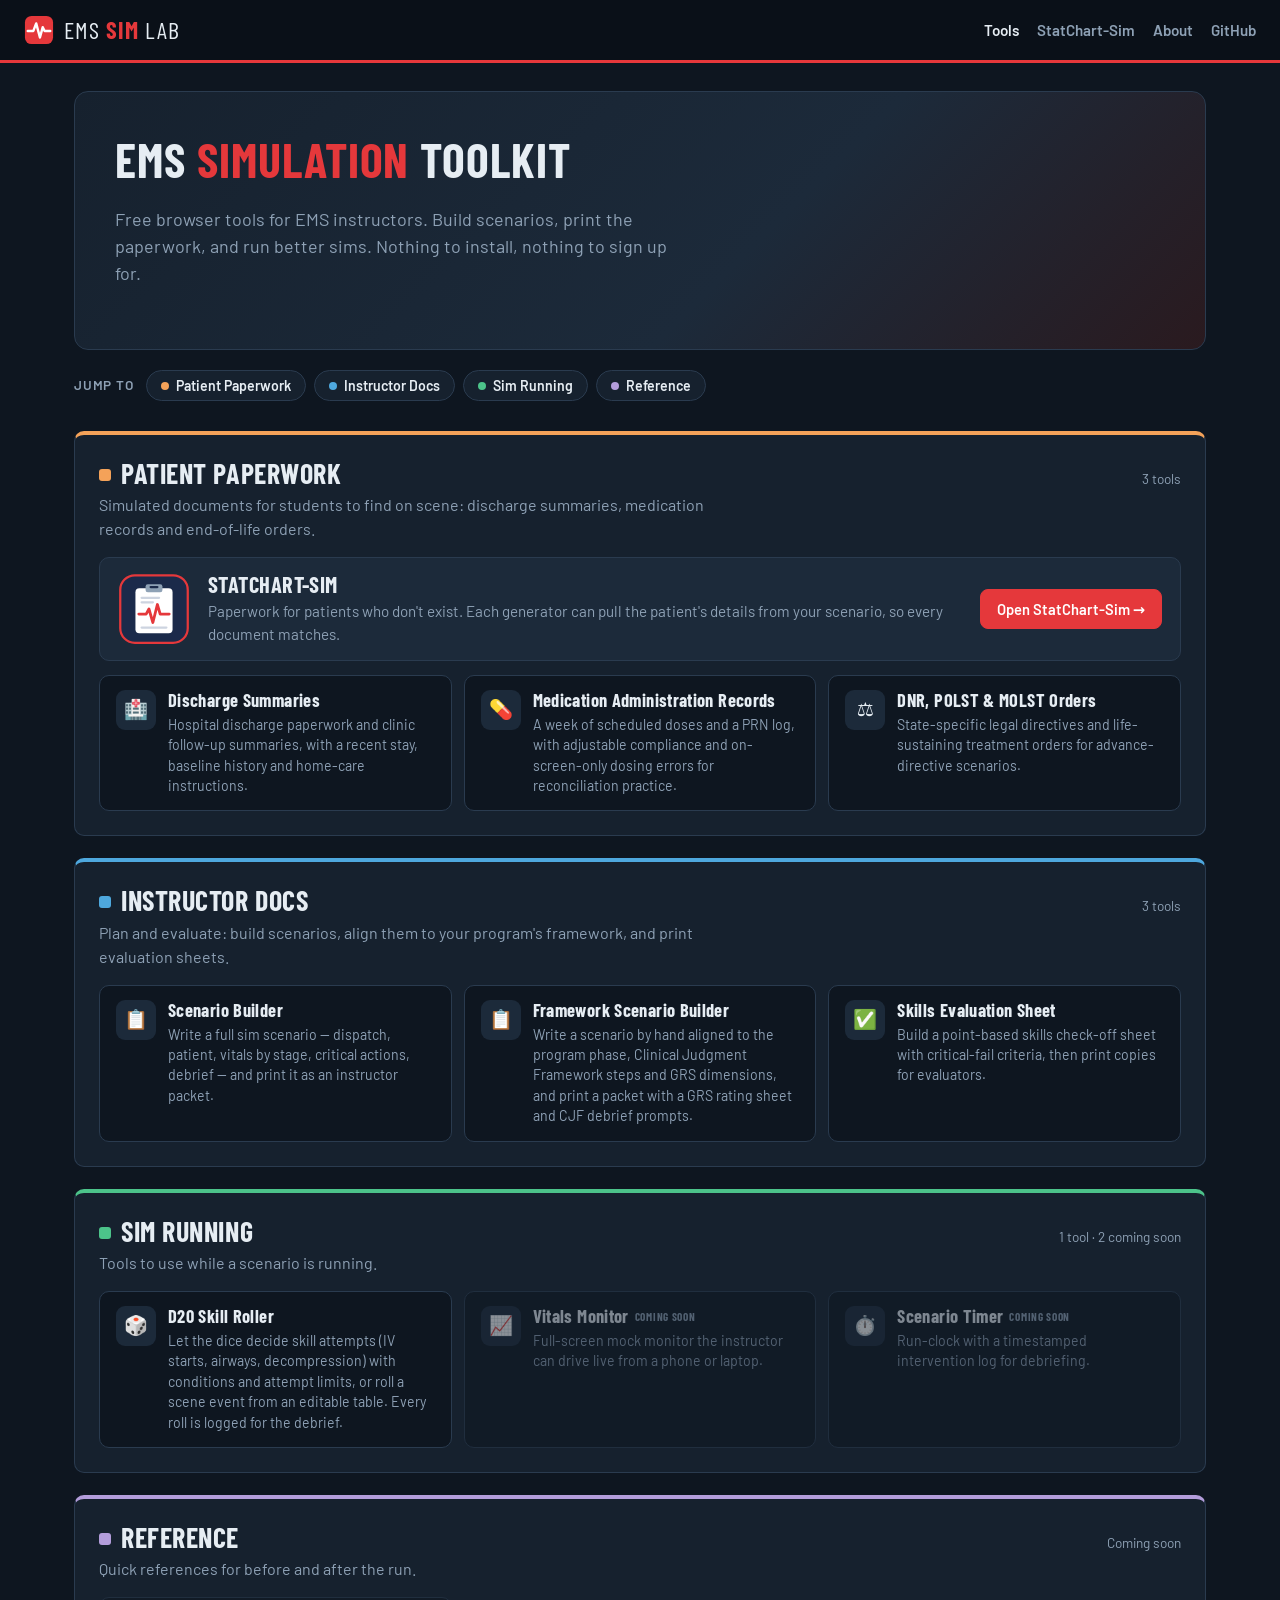
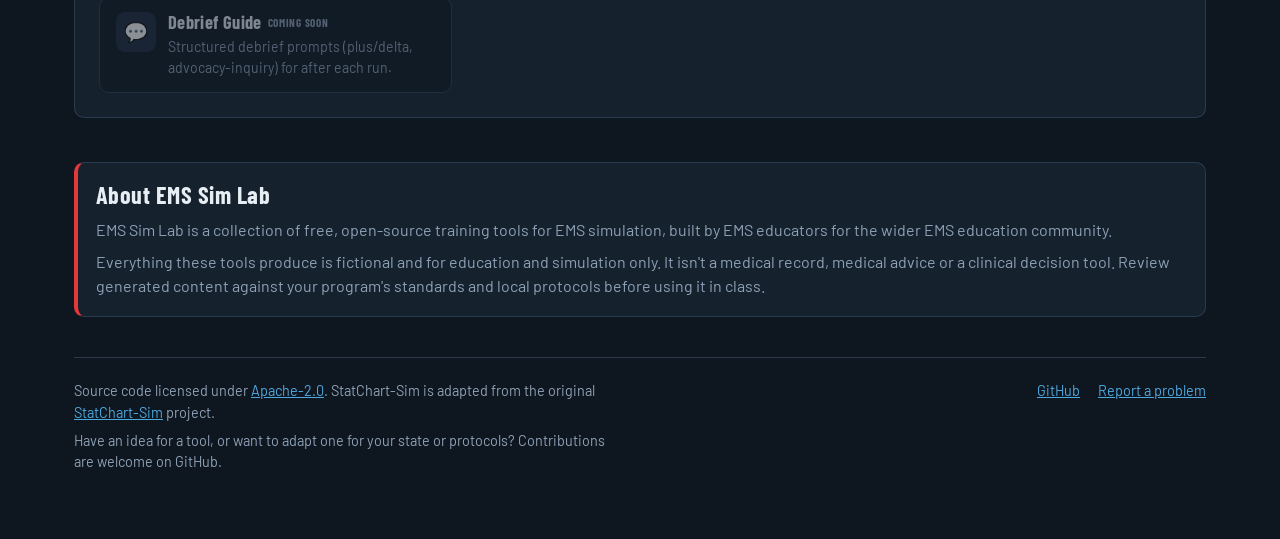
<file: index.html>
<!DOCTYPE html>
<html lang="en">
<head>
<meta charset="UTF-8">
<meta name="viewport" content="width=device-width, initial-scale=1.0">
<title>EMS Sim Lab | Free simulation tools for EMS education</title>
<meta name="description" content="Free browser tools for EMS instructors: simulation paperwork generators, scenario builders and skills sheets. Nothing to install.">
<link rel="icon" href="./assets/favicon.svg" type="image/svg+xml">
<link rel="stylesheet" href="assets/site.css">
<style>
  html { scroll-behavior: smooth; }
  .hero {
    display: grid; grid-template-columns: 1.3fr 1fr; gap: 28px; align-items: center;
    padding: 40px; border-radius: 14px; margin-bottom: 34px;
    background: linear-gradient(135deg, #16212e 0%, #1c2a3a 60%, #2a1a1f 100%);
    border: 1px solid var(--line);
  }
  .hero h1 { font-size: 3rem; text-transform: uppercase; }
  .hero h1 b { color: var(--red); }
  .hero p { color: var(--muted); font-size: 1.12rem; max-width: 560px; margin: 0 0 22px; }
  .hero-actions { display: flex; flex-wrap: wrap; gap: 10px; }
  .hero-actions .btn { padding: 11px 20px; font-size: 1rem; }
  .ecg { width: 100%; height: 120px; }
  .ecg path { fill: none; stroke: var(--green); stroke-width: 2.5; stroke-dasharray: 900; stroke-dashoffset: 900; animation: trace 3.2s linear infinite; }
  @keyframes trace { to { stroke-dashoffset: 0; } }
  @media (prefers-reduced-motion: reduce) { .ecg path { animation: none; stroke-dashoffset: 0; } }
  @media (max-width: 800px) { .hero { grid-template-columns: 1fr; padding: 28px; } .hero h1 { font-size: 2.2rem; } }

  /* Jump-to row under the hero */
  .jump { display: flex; flex-wrap: wrap; gap: 8px; align-items: center; margin: -14px 0 30px; }
  .jump span { color: var(--muted); font-size: .85rem; font-weight: 600; text-transform: uppercase; letter-spacing: .06em; margin-right: 4px; }
  .jump a { font: 600 .88rem var(--font); color: var(--text); text-decoration: none; padding: 6px 14px; border-radius: 99px; border: 1px solid var(--line); background: var(--panel); }
  .jump a:hover { border-color: var(--accent, var(--muted)); }
  .jump a i { display: inline-block; width: 8px; height: 8px; border-radius: 50%; background: var(--accent); margin-right: 7px; vertical-align: 1px; }

  /* Section panels (built from CATEGORIES in tools.js) */
  .tsections { display: grid; gap: 22px; }
  .tsec { background: var(--panel); border: 1px solid var(--line); border-top: 4px solid var(--accent); border-radius: var(--radius); padding: 22px 24px 24px; scroll-margin-top: 80px; }
  .tsec-head { display: flex; align-items: baseline; justify-content: space-between; gap: 16px; flex-wrap: wrap; margin-bottom: 16px; }
  .tsec-head h2 { margin: 0 0 4px; font-size: 1.75rem; text-transform: uppercase; }
  .tsec-head h2 i { display: inline-block; width: 12px; height: 12px; border-radius: 3px; background: var(--accent); margin-right: 10px; vertical-align: 3px; }
  .tsec-head p { margin: 0; color: var(--muted); max-width: 70ch; }
  .tsec-head .count { color: var(--muted); font-size: .85rem; white-space: nowrap; }

  .tfeature { display: grid; grid-template-columns: 72px 1fr auto; gap: 18px; align-items: center; background: var(--panel-2); border: 1px solid var(--line); border-radius: var(--radius); padding: 14px 18px; margin-bottom: 14px; }
  .tfeature img { width: 72px; height: 72px; }
  .tfeature h3 { margin: 0 0 2px; font-size: 1.4rem; text-transform: uppercase; }
  .tfeature p { margin: 0; color: var(--muted); font-size: .95rem; }
  .tfeature .btn { padding: 10px 16px; white-space: nowrap; }
  @media (max-width: 760px) { .tfeature { grid-template-columns: 56px 1fr; } .tfeature img { width: 56px; height: 56px; } .tfeature .btn { grid-column: 1 / -1; justify-content: center; } }

  .tiles { display: grid; grid-template-columns: repeat(auto-fill, minmax(min(100%, 300px), 1fr)); gap: 12px; }
  .tile { display: grid; grid-template-columns: 40px 1fr; gap: 4px 12px; align-content: start; background: var(--bg); border: 1px solid var(--line); border-radius: 10px; padding: 14px 16px; text-decoration: none; color: var(--text); transition: border-color .15s, transform .15s; }
  a.tile:hover { border-color: var(--accent); transform: translateY(-2px); }
  .tile .icon { grid-row: span 2; width: 40px; height: 40px; border-radius: 9px; display: grid; place-items: center; background: var(--panel-2); font-size: 1.2rem; }
  .tile h3 { margin: 0; font-size: 1.15rem; }
  .tile p { margin: 0; color: var(--muted); font-size: .88rem; line-height: 1.45; }
  .tile.soon { opacity: .5; }
  .tile .soon-tag { font-size: .7rem; font-weight: 700; text-transform: uppercase; letter-spacing: .06em; color: var(--muted); margin-left: 6px; vertical-align: 2px; }

  .notice { border-left: 4px solid var(--red); margin-top: 44px; }
  .notice p { color: var(--muted); margin: 0 0 8px; }
  .notice p:last-child { margin: 0; }

  footer { border-top: 1px solid var(--line); margin-top: 40px; padding-top: 22px; font-size: .9rem; color: var(--muted); display: flex; flex-wrap: wrap; gap: 20px; justify-content: space-between; }
  footer p { margin: 0 0 6px; max-width: 68ch; }
  footer nav { display: flex; gap: 18px; }
</style>
</head>
<body>
<main class="wrap">
  <section class="hero">
    <div>
      <h1>EMS <b>Simulation</b> Toolkit</h1>
      <p>Free browser tools for EMS instructors. Build scenarios, print the paperwork, and run better sims. Nothing to install, nothing to sign up for.</p>
      <!--<div class="hero-actions">
        <a class="btn primary" href="#tools">Browse tools</a>
        <a class="btn" href="statchart-sim/index.html">Open StatChart-Sim</a>
      </div>-->
    </div>
    <svg class="ecg" viewBox="0 0 400 110" aria-hidden="true">
      <path d="M0,60 L60,60 L70,52 L80,60 L95,60 L102,68 L110,10 L120,95 L128,60 L150,60 L165,48 L185,60 L230,60 L240,52 L250,60 L265,60 L272,68 L280,10 L290,95 L298,60 L320,60 L335,48 L355,60 L400,60"/>
    </svg>
  </section>

  <!-- Sections and their tools are built from tools.js -->
  <nav class="jump" id="jump" aria-label="Jump to a section"></nav>
  <div class="tsections" id="tools"></div>

  <section id="about" class="panel notice">
    <h2>About EMS Sim Lab</h2>
    <p>EMS Sim Lab is a collection of free, open-source training tools for EMS simulation, built by EMS educators for the wider EMS education community.</p>
    <p>Everything these tools produce is fictional and for education and simulation only. It isn't a medical record, medical advice or a clinical decision tool. Review generated content against your program's standards and local protocols before using it in class.</p>
  </section>

  <footer>
    <div>
      <p>Source code licensed under <a href="https://github.com/ems-simlab/EMS-SimLab/blob/main/LICENSE">Apache-2.0</a>. StatChart-Sim is adapted from the original <a href="https://github.com/ems-simlab/StatChart-Sim">StatChart-Sim</a> project.</p>
      <p>Have an idea for a tool, or want to adapt one for your state or protocols? Contributions are welcome on GitHub.</p>
    </div>
    <nav>
      <a href="https://github.com/ems-simlab/EMS-SimLab">GitHub</a>
      <a href="https://github.com/ems-simlab/EMS-SimLab/issues">Report a problem</a>
    </nav>
  </footer>
</main>

<script src="assets/common.js"></script>
<script src="tools.js"></script>
<script>
const sectionsEl = document.getElementById('tools'), jumpEl = document.getElementById('jump');

if (typeof TOOLS === 'undefined' || typeof CATEGORIES === 'undefined') {
  sectionsEl.innerHTML = '<div class="panel" style="border-color:var(--red)"><strong>The tool list didn\'t load.</strong> <span class="muted">There\'s probably a typo in <code>tools.js</code>, such as a missing comma, quote or bracket. Undo your last change there, or check your browser\'s developer console for the line number.</span></div>';
} else {
  renderSections();
}

function renderSections() {
  const sections = Object.entries(CATEGORIES)
    .map(([key, cat]) => ({ key, cat, tools: TOOLS.filter(t => t.category === key) }))
    .filter(s => s.tools.length || s.cat.feature);

  jumpEl.innerHTML = '<span>Jump to</span>' + sections.map(s =>
    `<a href="#sec-${s.key}" style="--accent:${s.cat.accent || 'var(--muted)'}"><i></i>${escapeHtml(s.cat.label || s.key)}</a>`).join('');

  sectionsEl.innerHTML = sections.map(({ key, cat, tools }) => {
    const live = tools.filter(t => t.status === 'live').length;
    const feature = cat.feature ? `
      <div class="tfeature">
        <img src="${cat.feature.logo}" alt="${escapeHtml(cat.feature.title)} logo">
        <div><h3>${escapeHtml(cat.feature.title)}</h3><p>${escapeHtml(cat.feature.text || '')}</p></div>
        <a class="btn primary" href="${cat.feature.href}">Open ${escapeHtml(cat.feature.title)} →</a>
      </div>` : '';
    const tiles = tools.map(t => {
      const soon = t.status !== 'live';
      const inner = `<div class="icon">${t.icon || '🧰'}</div>
        <h3>${escapeHtml(t.title)}${soon ? '<span class="soon-tag">Coming soon</span>' : ''}</h3>
        <p>${escapeHtml(t.desc || '')}</p>`;
      return soon ? `<div class="tile soon">${inner}</div>` : `<a class="tile" href="${t.href}">${inner}</a>`;
    }).join('');
    return `
    <section class="tsec" id="sec-${key}" style="--accent:${cat.accent || 'var(--muted)'}">
      <div class="tsec-head">
        <div><h2><i></i>${escapeHtml(cat.label || key)}</h2>${cat.desc ? `<p>${escapeHtml(cat.desc)}</p>` : ''}</div>
        <span class="count">${live ? `${live} ${live === 1 ? 'tool' : 'tools'}${tools.length > live ? ` · ${tools.length - live} coming soon` : ''}` : 'Coming soon'}</span>
      </div>
      ${feature}
      ${tools.length ? `<div class="tiles">${tiles}</div>` : ''}
    </section>`;
  }).join('');
}

renderTopbar('', 'home');
</script>
</body>
</html>
</file>
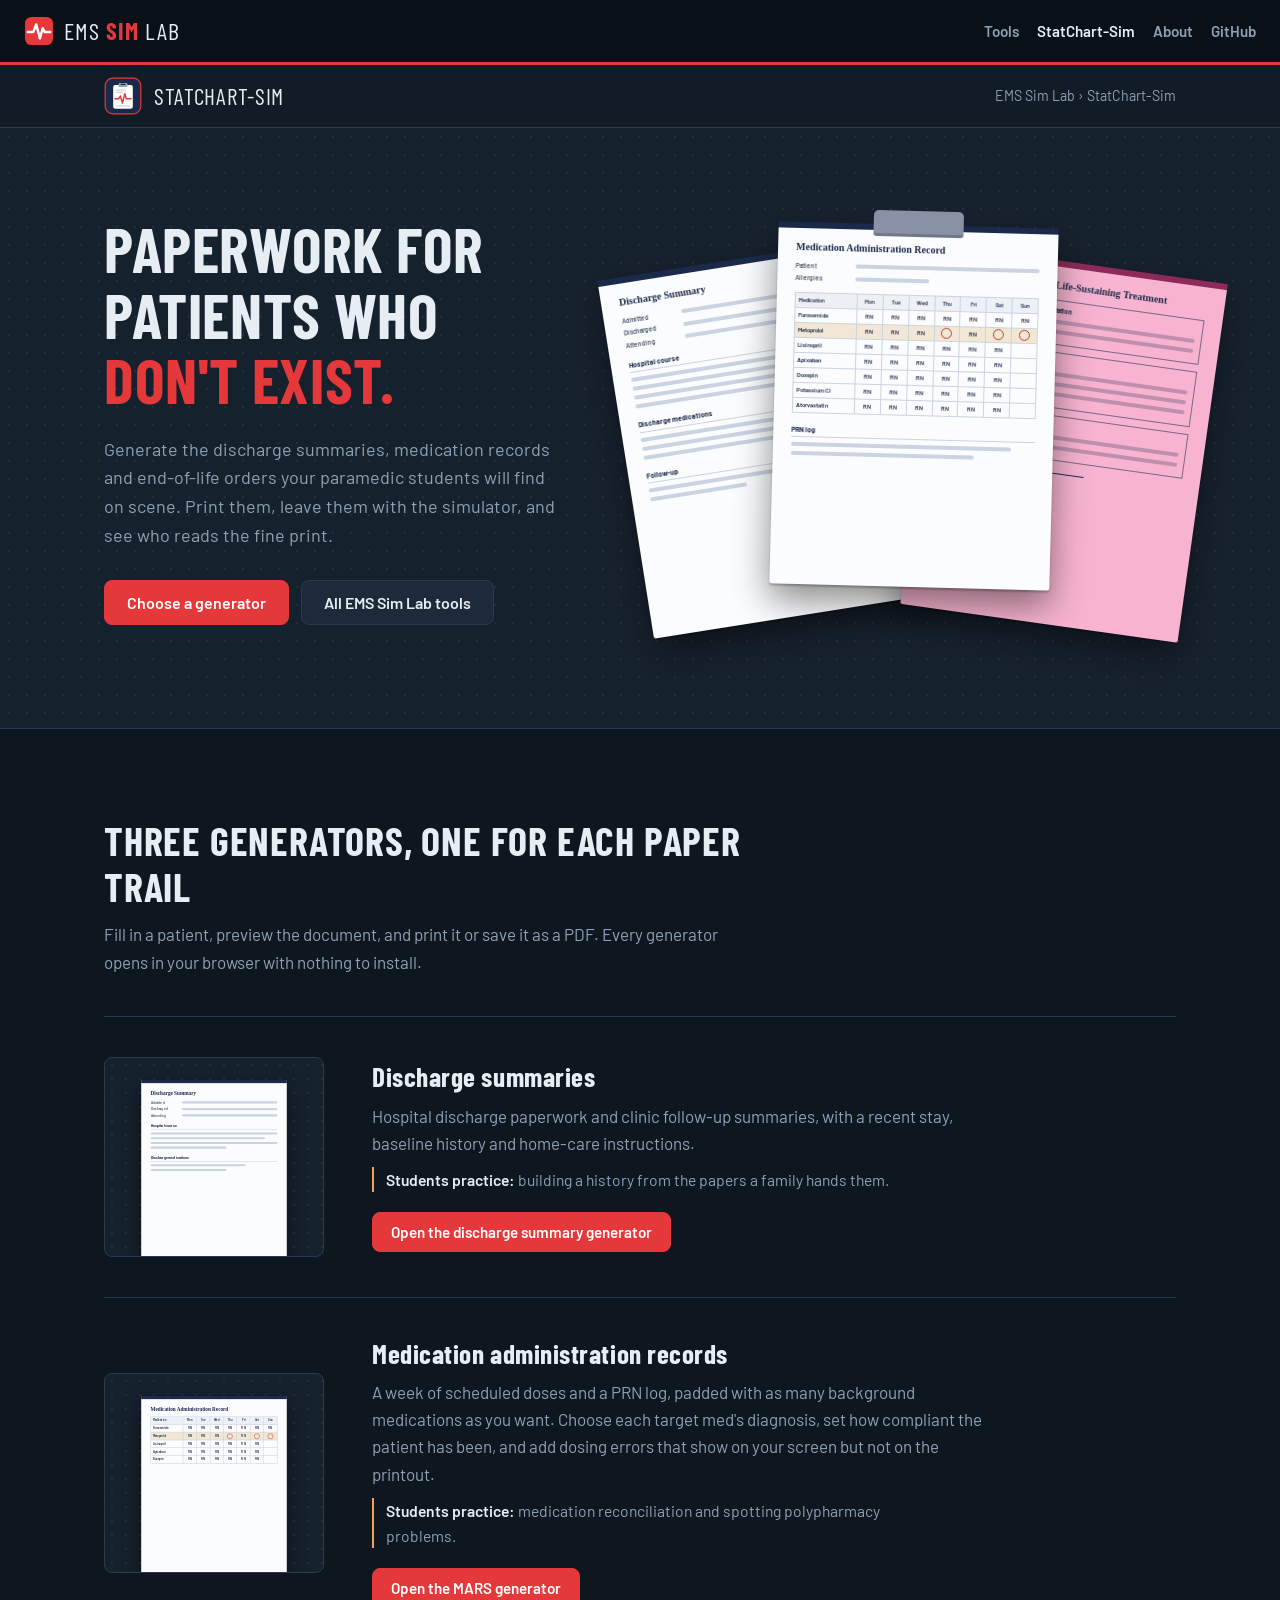
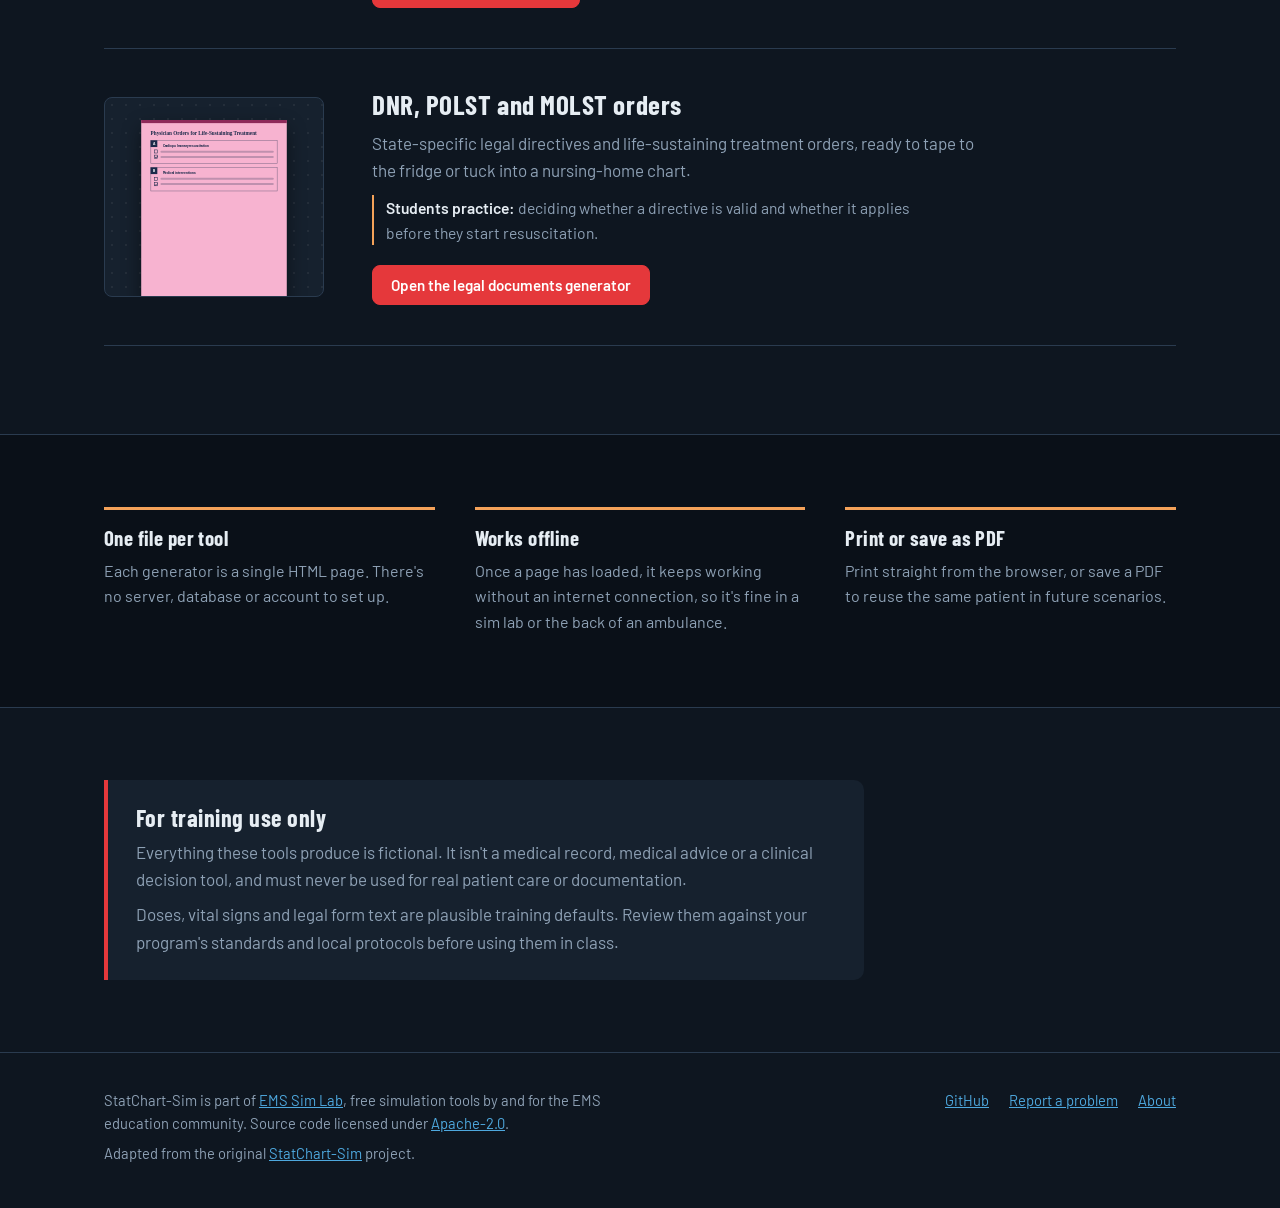
<file: statchart-sim/index.html>
<!DOCTYPE html>
<html lang="en">
<head>
<meta charset="UTF-8">
<meta name="viewport" content="width=device-width, initial-scale=1.0">
<title>StatChart-Sim | EMS Sim Lab</title>
<meta name="description" content="Free browser tools for EMS instructors to generate and print fictional discharge summaries, medication administration records and DNR/POLST forms for simulation.">
<link rel="icon" href="./assets/logo.svg" type="image/svg+xml">
<link rel="apple-touch-icon" href="./assets/logo.png">
<link rel="stylesheet" href="../assets/site.css">
<style>
/* StatChart-Sim section — the original StatChart-Sim layout in the EMS Sim Lab dark theme.
   Paper "props" keep real paper colors; everything around them is dark. */
:root{
  --s-ink:#1B2A4A;      /* ink on the paper props */
  --s-ink-soft:#4A5568;
  --s-paper:#FBFCFD;
  --s-rule:#C9D3E1;
  --s-gold:#C9871E;
  --s-pink:#F7B3D0;
  --s-alert:#C0392B;
}
body{font-size:1.0625rem;line-height:1.6}
img{max-width:100%;display:block}
:focus-visible{outline:3px solid var(--amber);outline-offset:3px;border-radius:2px}
.swrap{max-width:1120px;margin:0 auto;padding:0 24px}

/* ── Section header (under the site top bar) ── */
.sub-head{background:#121c27;border-bottom:1px solid var(--line)}
.sub-head .swrap{display:flex;align-items:center;justify-content:space-between;gap:16px;padding-top:12px;padding-bottom:12px}
.sub-brand{display:flex;align-items:center;gap:12px;text-decoration:none;color:var(--text)}
.sub-brand img{width:38px;height:38px}
.sub-brand span{font-family:var(--display);font-size:1.45rem;letter-spacing:.03em;text-transform:uppercase}
.crumbs{font-size:.88rem;color:var(--muted)}
.crumbs a{color:var(--muted);text-decoration:none}
.crumbs a:hover{color:var(--text)}

/* ── Hero ── */
.hero{background:#16212e;overflow:hidden;border-bottom:1px solid var(--line);
  background-image:radial-gradient(rgba(255,255,255,.06) 1px,transparent 1px);background-size:18px 18px}
.hero .swrap{display:grid;grid-template-columns:1fr 1.05fr;gap:48px;align-items:center;padding-top:72px;padding-bottom:88px}
.hero h1{font-family:var(--display);font-weight:700;font-size:clamp(2.4rem,5vw,3.9rem);line-height:1.05;letter-spacing:.01em;text-transform:uppercase;margin:0 0 22px;max-width:14ch}
.hero h1 b{color:var(--red)}
.hero p{margin:0 0 30px;max-width:46ch;color:var(--muted);font-size:1.125rem}
.actions{display:flex;flex-wrap:wrap;gap:12px}
.actions .btn{padding:12px 22px;font-size:1rem}

/* ── Paper props (decorative) ── */
.stack{position:relative;height:440px}
.sheet{position:absolute;width:280px;height:362px;background:var(--s-paper);border-radius:2px;
  box-shadow:0 2px 2px rgba(0,0,0,.25),0 16px 36px rgba(0,0,0,.45);padding:18px 18px 16px;font-family:'Barlow',sans-serif;font-size:7px;color:var(--s-ink);line-height:1.3}
.stack .sheet{left:50%;top:50%;margin:-181px 0 0 -140px;animation:fan .9s cubic-bezier(.2,.8,.2,1) .15s both}
.stack .s1{--to:translate(-150px,18px) rotate(-9deg)}
.stack .s2{--to:translate(0,-14px) rotate(1.5deg);z-index:2}
.stack .s3{--to:translate(150px,24px) rotate(8deg);z-index:1}
.stack .sheet{transform:var(--to)}
@keyframes fan{from{transform:translate(0,30px) rotate(0)}to{transform:var(--to)}}
@media (prefers-reduced-motion:reduce){.stack .sheet{animation:none}}
.clip{position:absolute;top:-14px;left:50%;width:90px;height:26px;margin-left:-45px;background:#8892A4;border-radius:5px 5px 3px 3px;box-shadow:inset 0 -3px 0 rgba(0,0,0,.18)}
.bar{height:6px;background:var(--s-ink);margin:-18px -18px 12px}
.ttl{font-family:Georgia,serif;font-weight:700;font-size:10px;margin-bottom:8px}
.ln{height:4px;background:var(--s-rule);border-radius:2px;margin:5px 0}
.ln.w90{width:90%}.ln.w75{width:75%}.ln.w60{width:60%}.ln.w40{width:40%}
.kv{display:grid;grid-template-columns:52px 1fr;gap:4px 8px;align-items:center;margin:8px 0 10px}
.kv b{font-weight:600;font-size:6.5px;color:var(--s-ink-soft)}
.kv span{height:4px;background:var(--s-rule);border-radius:2px}
.sect{font-weight:700;font-size:7px;margin:12px 0 4px;padding-bottom:2px;border-bottom:1px solid var(--s-rule)}
.mar{display:grid;grid-template-columns:62px repeat(7,1fr);border-top:1px solid var(--s-rule);border-left:1px solid var(--s-rule);margin-top:8px}
.mar div{border-right:1px solid var(--s-rule);border-bottom:1px solid var(--s-rule);height:15px;font-size:6px;display:flex;align-items:center;justify-content:center;font-weight:600}
.mar .nm{justify-content:flex-start;padding-left:3px}
.mar .hd{background:#EDF0F5;font-size:5.5px}
.mar .tg{background:rgba(201,135,30,.18)}
.mar .miss{position:relative}
.mar .miss::before{content:"";width:9px;height:9px;border:1px solid var(--s-alert);border-radius:50%;position:absolute}
.sheet.pink{background:var(--s-pink)}
.pink .bar{background:#8E2A5A}
.box{border:1px solid rgba(27,42,74,.55);margin-top:7px;padding:5px 6px 6px;position:relative}
.box .lt{position:absolute;left:-1px;top:-1px;width:13px;height:13px;background:var(--s-ink);color:#fff;font-size:7px;font-weight:700;display:flex;align-items:center;justify-content:center}
.box .bh{margin-left:16px;font-weight:700;font-size:6.5px;margin-bottom:4px}
.cb{display:flex;align-items:center;gap:5px;margin:3px 0}
.cb i{width:7px;height:7px;border:1px solid var(--s-ink);flex-shrink:0;position:relative}
.cb i.on::after{content:"";position:absolute;left:1px;top:-1px;width:3px;height:5px;border:solid var(--s-ink);border-width:0 1.5px 1.5px 0;transform:rotate(45deg)}
.cb .ln{flex:1;margin:0;background:rgba(27,42,74,.25)}
.sig{margin-top:12px;border-top:1px solid var(--s-ink);padding-top:2px;font-size:5.5px;color:var(--s-ink-soft);width:60%}

/* ── Tools ── */
.tools-sec{padding:88px 0}
.sec-head{max-width:640px;margin-bottom:40px}
.sec-head h2{font-size:clamp(1.8rem,3.2vw,2.5rem);text-transform:uppercase;margin:0 0 12px}
.sec-head p{margin:0;color:var(--muted)}
.tool{display:grid;grid-template-columns:220px 1fr;gap:48px;align-items:center;padding:40px 0;border-top:1px solid var(--line)}
.tool:last-child{border-bottom:1px solid var(--line)}
.thumb{position:relative;height:200px;background:#16212e;border:1px solid var(--line);border-radius:8px;overflow:hidden;
  background-image:radial-gradient(rgba(255,255,255,.06) 1px,transparent 1px);background-size:14px 14px}
.thumb .sheet{left:50%;top:22px;transform:translateX(-50%) scale(.52);transform-origin:top center}
.tool h3{font-size:1.7rem;margin:0 0 10px}
.tool p{margin:0 0 10px;max-width:62ch;color:var(--muted)}
.tool .practice{font-size:.98rem;margin-bottom:20px;border-left:2px solid var(--amber);padding-left:12px}
.tool .practice strong{color:var(--text);font-weight:600}
.tool .btn{padding:10px 18px;font-size:.95rem}

/* ── Facts ── */
.facts{background:#0a1018;border-top:1px solid var(--line);border-bottom:1px solid var(--line);padding:72px 0}
.facts .grid3{display:grid;grid-template-columns:repeat(3,1fr);gap:40px}
.facts h3{font-size:1.3rem;margin:0 0 8px;padding-top:16px;border-top:3px solid var(--amber)}
.facts p{margin:0;color:var(--muted);font-size:1rem}

/* ── Disclaimer & footer ── */
.notice{padding:72px 0}
.notice .card{border-left:4px solid var(--red);background:var(--panel);border-radius:0 10px 10px 0;padding:24px 28px;max-width:760px}
.notice h2{font-size:1.5rem;margin:0 0 8px}
.notice p{margin:0 0 8px;color:var(--muted)}
.notice p:last-child{margin:0}
.sfoot{border-top:1px solid var(--line);padding:36px 0;font-size:.92rem;color:var(--muted)}
.sfoot .swrap{display:flex;flex-wrap:wrap;gap:24px;justify-content:space-between;align-items:flex-start}
.sfoot p{margin:0 0 6px;max-width:64ch}
.sfoot nav{display:flex;gap:20px}

@media (max-width:900px){
  .hero .swrap{grid-template-columns:1fr;padding-top:48px;padding-bottom:40px;gap:24px}
  .stack{height:360px;transform:scale(.82);transform-origin:top center;margin:36px 0 -60px}
  .facts .grid3{grid-template-columns:1fr;gap:28px}
}
@media (max-width:640px){
  .stack{transform:scale(.62);height:300px;margin:28px 0 -110px}
  .tool{grid-template-columns:1fr;gap:20px}
  .thumb{height:170px}
  .crumbs{display:none}
}
</style>
</head>
<body>

<div class="sub-head">
  <div class="swrap">
    <a class="sub-brand" href="./index.html"><img src="./assets/logo.svg" alt="StatChart-Sim logo"><span>StatChart-Sim</span></a>
    <div class="crumbs"><a href="../index.html">EMS Sim Lab</a> › StatChart-Sim</div>
  </div>
</div>

<main>
<div class="hero">
  <div class="swrap">
    <div>
      <h1>Paperwork for patients who <b>don't exist.</b></h1>
      <p>Generate the discharge summaries, medication records and end-of-life orders your paramedic students will find on scene. Print them, leave them with the simulator, and see who reads the fine print.</p>
      <div class="actions">
        <a class="btn primary" href="#tools">Choose a generator</a>
        <a class="btn" href="../index.html#tools">All EMS Sim Lab tools</a>
      </div>
    </div>

    <div class="stack" aria-hidden="true">
      <!-- Discharge summary -->
      <div class="sheet s1">
        <div class="bar"></div>
        <div class="ttl">Discharge Summary</div>
        <div class="kv"><b>Admitted</b><span></span><b>Discharged</b><span></span><b>Attending</b><span></span></div>
        <div class="sect">Hospital course</div>
        <div class="ln"></div><div class="ln w90"></div><div class="ln"></div><div class="ln w60"></div>
        <div class="sect">Discharge medications</div>
        <div class="ln w75"></div><div class="ln w60"></div><div class="ln w75"></div>
        <div class="sect">Follow-up</div>
        <div class="ln w90"></div><div class="ln w40"></div>
      </div>
      <!-- MAR -->
      <div class="sheet s2">
        <div class="clip"></div>
        <div class="bar"></div>
        <div class="ttl">Medication Administration Record</div>
        <div class="kv"><b>Patient</b><span></span><b>Allergies</b><span style="width:40%"></span></div>
        <div class="mar">
          <div class="nm hd">Medication</div><div class="hd">Mon</div><div class="hd">Tue</div><div class="hd">Wed</div><div class="hd">Thu</div><div class="hd">Fri</div><div class="hd">Sat</div><div class="hd">Sun</div>
          <div class="nm">Furosemide</div><div>RN</div><div>RN</div><div>RN</div><div>RN</div><div>RN</div><div>RN</div><div>RN</div>
          <div class="nm tg">Metoprolol</div><div class="tg">RN</div><div class="tg">RN</div><div class="tg">RN</div><div class="tg miss"></div><div class="tg">RN</div><div class="tg miss"></div><div class="tg miss"></div>
          <div class="nm">Lisinopril</div><div>RN</div><div>RN</div><div>RN</div><div>RN</div><div>RN</div><div>RN</div><div></div>
          <div class="nm">Apixaban</div><div>RN</div><div>RN</div><div>RN</div><div>RN</div><div>RN</div><div>RN</div><div></div>
          <div class="nm">Doxepin</div><div>RN</div><div>RN</div><div>RN</div><div>RN</div><div>RN</div><div>RN</div><div></div>
          <div class="nm">Potassium Cl</div><div>RN</div><div>RN</div><div>RN</div><div>RN</div><div>RN</div><div>RN</div><div></div>
          <div class="nm">Atorvastatin</div><div>RN</div><div>RN</div><div>RN</div><div>RN</div><div>RN</div><div>RN</div><div></div>
        </div>
        <div class="sect">PRN log</div>
        <div class="ln w90"></div><div class="ln w75"></div>
      </div>
      <!-- POLST-style order -->
      <div class="sheet s3 pink">
        <div class="bar"></div>
        <div class="ttl">Physician Orders for Life-Sustaining Treatment</div>
        <div class="box"><span class="lt">A</span><div class="bh">Cardiopulmonary resuscitation</div>
          <div class="cb"><i></i><span class="ln"></span></div><div class="cb"><i class="on"></i><span class="ln w60"></span></div></div>
        <div class="box"><span class="lt">B</span><div class="bh">Medical interventions</div>
          <div class="cb"><i></i><span class="ln"></span></div><div class="cb"><i class="on"></i><span class="ln"></span></div><div class="cb"><i></i><span class="ln w60"></span></div></div>
        <div class="box"><span class="lt">C</span><div class="bh">Artificial nutrition</div>
          <div class="cb"><i class="on"></i><span class="ln w75"></span></div><div class="cb"><i></i><span class="ln w60"></span></div></div>
        <div class="sig">Signature of physician</div>
      </div>
    </div>
  </div>
</div>

<section id="tools" class="tools-sec">
  <div class="swrap">
    <div class="sec-head">
      <h2>Three generators, one for each paper trail</h2>
      <p>Fill in a patient, preview the document, and print it or save it as a PDF. Every generator opens in your browser with nothing to install.</p>
    </div>

    <article class="tool">
      <div class="thumb" aria-hidden="true">
        <div class="sheet">
          <div class="bar"></div>
          <div class="ttl">Discharge Summary</div>
          <div class="kv"><b>Admitted</b><span></span><b>Discharged</b><span></span><b>Attending</b><span></span></div>
          <div class="sect">Hospital course</div>
          <div class="ln"></div><div class="ln w90"></div><div class="ln"></div><div class="ln w60"></div>
          <div class="sect">Discharge medications</div>
          <div class="ln w75"></div><div class="ln w60"></div>
        </div>
      </div>
      <div>
        <h3>Discharge summaries</h3>
        <p>Hospital discharge paperwork and clinic follow-up summaries, with a recent stay, baseline history and home-care instructions.</p>
        <p class="practice"><strong>Students practice:</strong> building a history from the papers a family hands them.</p>
        <a class="btn primary" href="./discharge-summary/index.html">Open the discharge summary generator</a>
      </div>
    </article>

    <article class="tool">
      <div class="thumb" aria-hidden="true">
        <div class="sheet">
          <div class="bar"></div>
          <div class="ttl">Medication Administration Record</div>
          <div class="mar">
            <div class="nm hd">Medication</div><div class="hd">Mon</div><div class="hd">Tue</div><div class="hd">Wed</div><div class="hd">Thu</div><div class="hd">Fri</div><div class="hd">Sat</div><div class="hd">Sun</div>
            <div class="nm">Furosemide</div><div>RN</div><div>RN</div><div>RN</div><div>RN</div><div>RN</div><div>RN</div><div>RN</div>
            <div class="nm tg">Metoprolol</div><div class="tg">RN</div><div class="tg">RN</div><div class="tg">RN</div><div class="tg miss"></div><div class="tg">RN</div><div class="tg miss"></div><div class="tg miss"></div>
            <div class="nm">Lisinopril</div><div>RN</div><div>RN</div><div>RN</div><div>RN</div><div>RN</div><div>RN</div><div></div>
            <div class="nm">Apixaban</div><div>RN</div><div>RN</div><div>RN</div><div>RN</div><div>RN</div><div>RN</div><div></div>
            <div class="nm">Doxepin</div><div>RN</div><div>RN</div><div>RN</div><div>RN</div><div>RN</div><div>RN</div><div></div>
          </div>
        </div>
      </div>
      <div>
        <h3>Medication administration records</h3>
        <p>A week of scheduled doses and a PRN log, padded with as many background medications as you want. Choose each target med's diagnosis, set how compliant the patient has been, and add dosing errors that show on your screen but not on the printout.</p>
        <p class="practice"><strong>Students practice:</strong> medication reconciliation and spotting polypharmacy problems.</p>
        <a class="btn primary" href="./MARS/index.html">Open the MARS generator</a>
      </div>
    </article>

    <article class="tool">
      <div class="thumb" aria-hidden="true">
        <div class="sheet pink">
          <div class="bar"></div>
          <div class="ttl">Physician Orders for Life-Sustaining Treatment</div>
          <div class="box"><span class="lt">A</span><div class="bh">Cardiopulmonary resuscitation</div>
            <div class="cb"><i></i><span class="ln"></span></div><div class="cb"><i class="on"></i><span class="ln w60"></span></div></div>
          <div class="box"><span class="lt">B</span><div class="bh">Medical interventions</div>
            <div class="cb"><i></i><span class="ln"></span></div><div class="cb"><i class="on"></i><span class="ln"></span></div></div>
        </div>
      </div>
      <div>
        <h3>DNR, POLST and MOLST orders</h3>
        <p>State-specific legal directives and life-sustaining treatment orders, ready to tape to the fridge or tuck into a nursing-home chart.</p>
        <p class="practice"><strong>Students practice:</strong> deciding whether a directive is valid and whether it applies before they start resuscitation.</p>
        <a class="btn primary" href="./Legal/index.html">Open the legal documents generator</a>
      </div>
    </article>
  </div>
</section>

<section class="facts">
  <div class="swrap grid3">
    <div>
      <h3>One file per tool</h3>
      <p>Each generator is a single HTML page. There's no server, database or account to set up.</p>
    </div>
    <div>
      <h3>Works offline</h3>
      <p>Once a page has loaded, it keeps working without an internet connection, so it's fine in a sim lab or the back of an ambulance.</p>
    </div>
    <div>
      <h3>Print or save as PDF</h3>
      <p>Print straight from the browser, or save a PDF to reuse the same patient in future scenarios.</p>
    </div>
  </div>
</section>

<div class="notice">
  <div class="swrap">
    <div class="card" role="note">
      <h2>For training use only</h2>
      <p>Everything these tools produce is fictional. It isn't a medical record, medical advice or a clinical decision tool, and must never be used for real patient care or documentation.</p>
      <p>Doses, vital signs and legal form text are plausible training defaults. Review them against your program's standards and local protocols before using them in class.</p>
    </div>
  </div>
</div>
</main>

<footer class="sfoot">
  <div class="swrap">
    <div>
      <p>StatChart-Sim is part of <a href="../index.html">EMS Sim Lab</a>, free simulation tools by and for the EMS education community. Source code licensed under <a href="https://github.com/ems-simlab/EMS-SimLab/blob/main/LICENSE">Apache-2.0</a>.</p>
      <p>Adapted from the original <a href="https://github.com/ems-simlab/StatChart-Sim">StatChart-Sim</a> project.</p>
    </div>
    <nav aria-label="Footer">
      <a href="https://github.com/ems-simlab/EMS-SimLab">GitHub</a>
      <a href="https://github.com/ems-simlab/EMS-SimLab/issues">Report a problem</a>
      <a href="../index.html#about">About</a>
    </nav>
  </div>
</footer>

<script src="../assets/common.js"></script>
<script>renderTopbar('../', 'statchart');</script>
</body>
</html>
</file>
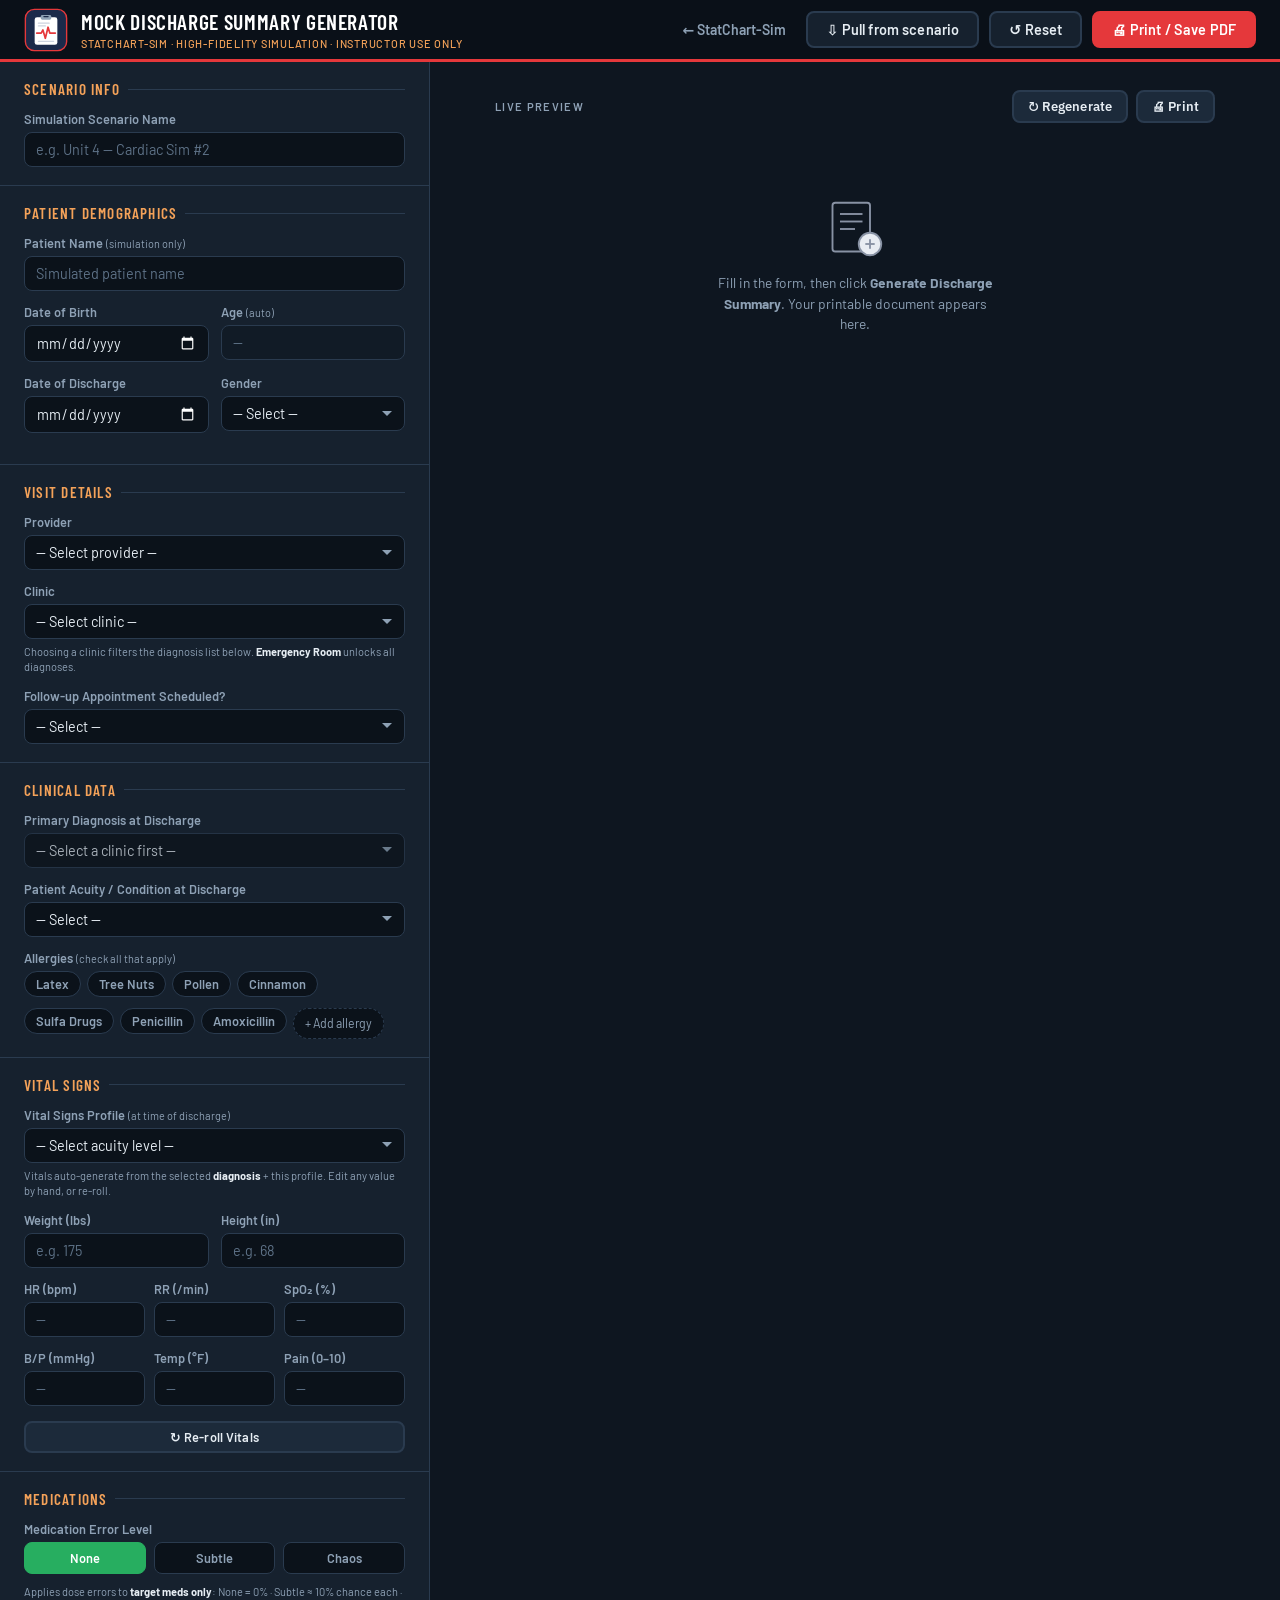
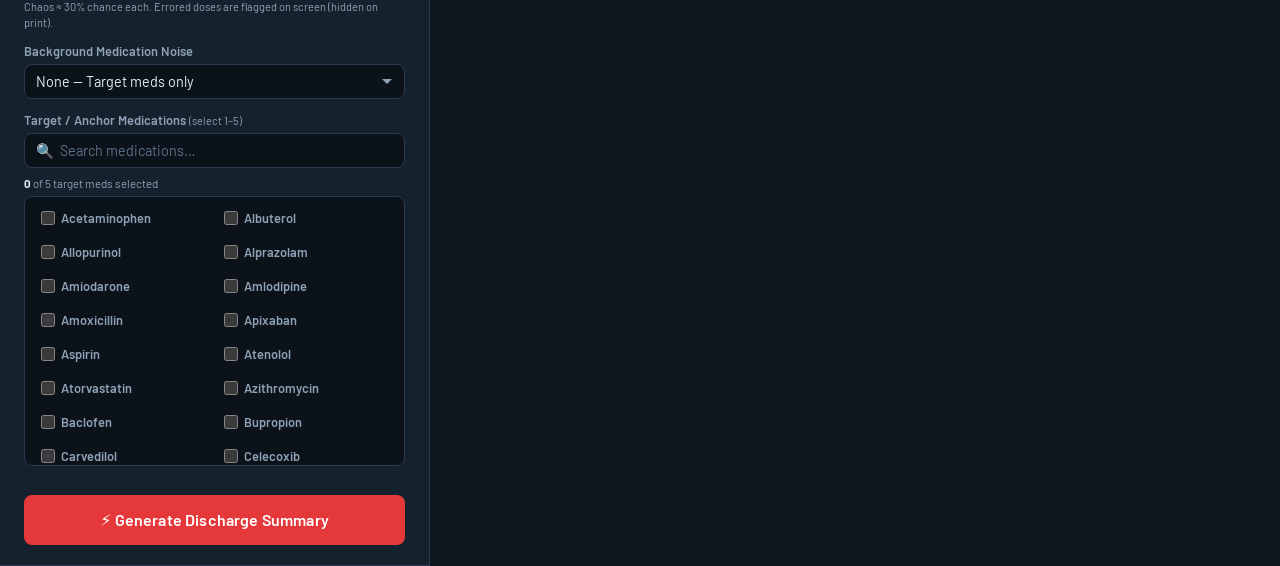
<file: statchart-sim/discharge-summary/index.html>
<!DOCTYPE html>
<html lang="en">
<head>
<meta charset="UTF-8">
<meta name="viewport" content="width=device-width, initial-scale=1.0">
<title>Mock Discharge Summary Generator — StatChart-Sim</title>
<link rel="preconnect" href="https://fonts.googleapis.com">
<link href="https://fonts.googleapis.com/css2?family=IBM+Plex+Sans:wght@300;400;500;600;700&family=Libre+Baskerville:ital,wght@0,400;0,700;1,400&display=swap" rel="stylesheet">
<style>
:root{
  --navy:#1B2A4A; --navy-light:#253660; --gold:#C9871E; --gold-light:#F0A830;
  --bg:#EDF0F5; --white:#FFF; --gray-100:#F8F9FC; --gray-200:#E8ECF2;
  --gray-300:#CDD4E0; --gray-500:#8892A4; --gray-700:#4A5568; --text:#1B2A4A;
  --danger:#C0392B; --success:#27AE60; --warn:#E67E22;
  --font-ui:'IBM Plex Sans',sans-serif; --font-doc:'Libre Baskerville',Georgia,serif;
  --radius:8px; --shadow:0 2px 12px rgba(27,42,74,.10); --shadow-lg:0 8px 32px rgba(27,42,74,.15);
}
*,*::before,*::after{box-sizing:border-box;margin:0;padding:0}
html{font-size:16px}
body{font-family:var(--font-ui);background:var(--bg);color:var(--text);min-height:100vh;display:flex;flex-direction:column}

/* HEADER */
.app-header{background:var(--navy);color:#fff;padding:0 24px;height:62px;display:flex;align-items:center;justify-content:space-between;gap:16px;border-bottom:3px solid var(--gold);position:sticky;top:0;z-index:100;box-shadow:var(--shadow)}
.header-brand{display:flex;align-items:center;gap:13px}
.header-badge{width:44px;height:auto;flex-shrink:0;display:block}
.header-title{font-size:1rem;font-weight:600;letter-spacing:.01em;line-height:1.2}
.header-subtitle{font-size:.68rem;color:var(--gold-light);font-weight:300;letter-spacing:.07em;text-transform:uppercase;margin-top:2px}
.header-actions{display:flex;gap:10px;align-items:center}

/* LAYOUT */
.app-body{display:grid;grid-template-columns:430px 1fr;flex:1;height:calc(100vh - 62px);overflow:hidden}

/* FORM PANEL */
.form-panel{background:var(--white);overflow-y:auto;border-right:1px solid var(--gray-200);display:flex;flex-direction:column}
.form-section{padding:18px 24px;border-bottom:1px solid var(--gray-200)}
.section-label{font-size:.64rem;font-weight:600;letter-spacing:.12em;text-transform:uppercase;color:var(--gold);margin-bottom:13px;display:flex;align-items:center;gap:8px}
.section-label::after{content:'';flex:1;height:1px;background:var(--gray-200)}
.field{margin-bottom:13px}
.field:last-child{margin-bottom:0}
label{display:block;font-size:.77rem;font-weight:500;color:var(--gray-700);margin-bottom:5px}
label .req{color:var(--danger);margin-left:2px}
label .hint{font-size:.68rem;color:var(--gray-500);font-weight:400}
input[type=text],input[type=date],input[type=number],select,textarea{width:100%;padding:8px 11px;font-family:var(--font-ui);font-size:.85rem;border:1.5px solid var(--gray-300);border-radius:var(--radius);background:var(--gray-100);color:var(--text);transition:border-color .15s,box-shadow .15s;outline:none;appearance:none}
input:focus,select:focus,textarea:focus{border-color:var(--navy);box-shadow:0 0 0 3px rgba(27,42,74,.08);background:#fff}
select{background-image:url("data:image/svg+xml,%3Csvg xmlns='http://www.w3.org/2000/svg' width='12' height='8' viewBox='0 0 12 8'%3E%3Cpath fill='%234A5568' d='M1 1l5 5 5-5'/%3E%3C/svg%3E");background-repeat:no-repeat;background-position:right 11px center;padding-right:30px;cursor:pointer}
.field-row{display:grid;grid-template-columns:1fr 1fr;gap:12px}
.field-row-3{display:grid;grid-template-columns:1fr 1fr 1fr;gap:9px}

/* checkbox pills */
.check-group{display:flex;flex-wrap:wrap;gap:6px}
.check-pill{display:inline-flex;align-items:center;padding:4px 11px;border:1.5px solid var(--gray-300);border-radius:20px;font-size:.77rem;cursor:pointer;transition:all .12s;background:var(--gray-100);user-select:none;color:var(--gray-700)}
.check-pill input{display:none}
.check-pill:has(input:checked){background:var(--navy);border-color:var(--navy);color:#fff}
.check-pill:hover{border-color:var(--navy)}

/* med grid */
.med-search-input{margin-bottom:8px}
.med-grid{display:grid;grid-template-columns:1fr 1fr;gap:3px;max-height:270px;overflow-y:auto;padding:8px;border:1.5px solid var(--gray-200);border-radius:var(--radius);background:var(--gray-100)}
.med-item{display:flex;align-items:center;gap:6px;padding:5px 8px;border-radius:4px;font-size:.77rem;cursor:pointer;transition:background .1s;color:var(--gray-700);user-select:none}
.med-item:hover{background:var(--gray-200)}
.med-item input[type=checkbox]{width:14px;height:14px;flex-shrink:0;accent-color:var(--navy);cursor:pointer}
.med-item.is-target{background:rgba(27,42,74,.08);color:var(--navy);font-weight:600}
.med-item input:disabled+span,.med-item input:disabled{opacity:.4;cursor:not-allowed}
.med-count{font-size:.72rem;color:var(--gray-500);margin-bottom:6px}
.med-count .count-num{font-weight:700;color:var(--navy)}
.med-count .count-warn{color:var(--danger);font-weight:600}

/* level pills */
.level-group{display:flex;gap:8px}
.level-pill{flex:1;text-align:center;padding:7px 4px;border:1.5px solid var(--gray-300);border-radius:var(--radius);font-size:.77rem;font-weight:600;cursor:pointer;transition:all .12s;background:var(--gray-100);user-select:none}
.level-pill input{display:none}
.level-pill:has(input:checked)[data-level=none]{background:var(--success);border-color:var(--success);color:#fff}
.level-pill:has(input:checked)[data-level=subtle]{background:var(--warn);border-color:var(--warn);color:#fff}
.level-pill:has(input:checked)[data-level=chaos]{background:var(--danger);border-color:var(--danger);color:#fff}
.level-pill:hover{border-color:var(--navy)}
.field-note{font-size:.69rem;color:var(--gray-500);margin-top:5px;line-height:1.4}

/* buttons */
.btn{display:inline-flex;align-items:center;gap:7px;padding:8px 18px;border-radius:var(--radius);font-family:var(--font-ui);font-size:.82rem;font-weight:600;cursor:pointer;border:2px solid transparent;transition:all .15s;text-decoration:none;letter-spacing:.01em;white-space:nowrap}
.btn-primary{background:var(--gold);color:var(--navy);border-color:var(--gold)}
.btn-primary:hover{background:var(--gold-light);border-color:var(--gold-light);transform:translateY(-1px);box-shadow:0 4px 12px rgba(201,135,30,.4)}
.btn-outline{background:transparent;color:#fff;border-color:rgba(255,255,255,.4)}
.btn-outline:hover{background:rgba(255,255,255,.1);border-color:#fff}
.btn-ghost{background:transparent;color:var(--gray-700);border-color:var(--gray-300);padding:6px 14px;font-size:.8rem}
.btn-ghost:hover{border-color:var(--navy);color:var(--navy)}
.generate-btn{width:100%;justify-content:center;padding:13px;font-size:.92rem;background:var(--navy);color:#fff;border-color:var(--navy);margin:16px 0 2px}
.generate-btn:hover{background:var(--navy-light);transform:translateY(-1px);box-shadow:var(--shadow-lg)}
.reroll-btn{width:100%;justify-content:center;margin-top:2px}

/* PREVIEW PANEL */
.preview-panel{overflow-y:auto;background:#D8DCE5;padding:28px;display:flex;flex-direction:column;align-items:center}
.preview-toolbar{width:100%;max-width:720px;display:flex;justify-content:space-between;align-items:center;margin-bottom:16px}
.preview-toolbar h2{font-size:.7rem;font-weight:600;letter-spacing:.12em;text-transform:uppercase;color:var(--gray-500)}
.preview-empty{flex:1;display:flex;flex-direction:column;align-items:center;justify-content:center;color:var(--gray-500);text-align:center;gap:14px;padding:60px 20px}
.preview-empty p{font-size:.86rem;max-width:280px;line-height:1.5}

/* DISCHARGE DOCUMENT */
.discharge-doc{width:100%;max-width:720px;background:#fff;box-shadow:var(--shadow-lg);border-radius:2px;font-family:var(--font-doc);color:#111;padding:42px 46px;font-size:10pt;line-height:1.4}
.doc-header{display:flex;justify-content:space-between;align-items:flex-start;margin-bottom:18px;gap:20px}
.doc-title{font-size:23pt;font-weight:700;color:#000;line-height:1.05}
.doc-patient-info{margin-top:10px;font-size:9.5pt;line-height:1.65}
.doc-patient-info b{font-weight:700}
.doc-logo{flex-shrink:0;width:96px;height:auto}
.doc-section-head{font-size:13pt;font-weight:700;margin:6px 0 8px}
.doc-divider{border:none;border-top:1.5px solid #000;margin:8px 0}
.doc-body{display:grid;grid-template-columns:1fr 252px;gap:0 24px}
.doc-field-label{font-weight:700;font-size:10pt;text-decoration:underline;margin-top:11px;margin-bottom:3px;display:block}
.doc-field-label:first-child{margin-top:0}
.doc-field-value{font-size:9.5pt;margin-bottom:4px;line-height:1.5}
.vitals-label{font-weight:700;text-decoration:underline;font-size:10pt;margin-bottom:7px;display:block}
.vitals-table{width:100%;border-collapse:collapse;font-size:9.5pt}
.vitals-table td{border:1px solid #000;padding:5px 8px;vertical-align:middle}
.vitals-table td:nth-child(odd){font-weight:700;background:#f2f2f2;white-space:nowrap;width:1%}
.doc-full-divider{border:none;border-top:1.5px solid #000;margin:12px 0 8px}
.doc-full-label{font-weight:700;font-size:10pt;display:block;margin-bottom:3px}
.doc-full-value{font-size:9.5pt;line-height:1.5;margin-bottom:4px}
.doc-page-break{margin-top:34px;padding-top:22px;border-top:2px solid #000}
.doc-med-title{font-size:15pt;font-weight:700;margin-bottom:4px}
.doc-med-sub{font-size:8.5pt;font-style:italic;color:#555;margin-bottom:14px;font-family:var(--font-ui)}
.med-table{width:100%;border-collapse:collapse;font-size:9pt}
.med-table th{text-align:left;font-size:7.5pt;text-transform:uppercase;letter-spacing:.05em;color:#555;border-bottom:1.5px solid #000;padding:4px 6px;font-family:var(--font-ui)}
.med-table td{padding:5px 6px;border-bottom:1px solid #ddd;vertical-align:top}
.med-table td.num{color:#888;width:24px}
.med-table td.name{font-weight:700;width:34%}
.med-table tr.target-row{background:rgba(27,42,74,.04)}
.scenario-badge{background:var(--navy);color:#fff;font-size:8pt;font-family:var(--font-ui);padding:5px 12px;border-radius:3px;margin-bottom:16px;display:inline-block;letter-spacing:.04em}
.doc-footer{margin-top:24px;padding-top:10px;border-top:1px solid #ccc;font-family:var(--font-ui);font-size:7.5pt;color:#888;text-align:center;letter-spacing:.03em}

/* PRINT */
@media print{
  @page{margin:0.5in}
  *{-webkit-print-color-adjust:exact!important;print-color-adjust:exact!important}
  body{background:#fff}
  .app-header,.form-panel,.preview-toolbar{display:none!important}
  .app-body{display:block;height:auto;overflow:visible}
  .preview-panel{padding:0;background:#fff;display:block;overflow:visible}
  .discharge-doc{box-shadow:none;max-width:100%;padding:0;font-size:11pt}
  .doc-page-break{page-break-before:always;border-top:none;margin-top:0;padding-top:0}
  .scenario-badge{display:none}
}
@media(max-width:900px){.app-body{grid-template-columns:1fr;height:auto}.form-panel{border-right:none}}
</style>
<link rel="icon" href="../assets/logo.svg" type="image/svg+xml">
<link rel="stylesheet" href="../../assets/tool-theme.css">
<script src="../../assets/scenario-link.js"></script>
<script src="../../assets/custom-allergies.js"></script>
</head>
<body>

<header class="app-header">
  <div class="header-brand">
    <img class="header-badge" id="headerLogo" alt="StatChart-Sim logo">
    <div>
      <div class="header-title">Mock Discharge Summary Generator</div>
      <div class="header-subtitle">StatChart-Sim · High-Fidelity Simulation · Instructor Use Only</div>
    </div>
  </div>
  <div class="header-actions">
    <a class="back-link" href="../index.html">← StatChart-Sim</a>
    <button class="btn btn-outline" type="button" onclick="pullFromScenario()" title="Fill the patient details from the scenario open in the Scenario Builder">⇩ Pull from scenario</button>
    <button class="btn btn-outline" onclick="resetForm()">↺ Reset</button>
    <button class="btn btn-primary" onclick="window.print()">🖨 Print / Save PDF</button>
  </div>
</header>

<div class="app-body">
  <aside class="form-panel" id="formPanel">

    <div class="form-section">
      <div class="section-label">Scenario Info</div>
      <div class="field">
        <label>Simulation Scenario Name</label>
        <input type="text" id="scenarioName" placeholder="e.g. Unit 4 — Cardiac Sim #2" oninput="updatePreview()">
      </div>
    </div>

    <div class="form-section">
      <div class="section-label">Patient Demographics</div>
      <div class="field">
        <label>Patient Name <span class="hint">(simulation only)</span></label>
        <input type="text" id="patientName" placeholder="Simulated patient name" oninput="updatePreview()">
      </div>
      <div class="field-row">
        <div class="field">
          <label>Date of Birth</label>
          <input type="date" id="dob" onchange="calcAge();updatePreview()">
        </div>
        <div class="field">
          <label>Age <span class="hint">(auto)</span></label>
          <input type="text" id="ageDisplay" readonly placeholder="—" style="background:#f0f2f5;cursor:default">
        </div>
      </div>
      <div class="field-row">
        <div class="field">
          <label>Date of Discharge</label>
          <input type="date" id="dischargeDate" onchange="updatePreview()">
        </div>
        <div class="field">
          <label>Gender</label>
          <select id="gender" onchange="updatePreview()">
            <option value="">— Select —</option>
            <option>Male</option><option>Female</option><option>Prefer not to say</option>
          </select>
        </div>
      </div>
    </div>

    <div class="form-section">
      <div class="section-label">Visit Details</div>
      <div class="field">
        <label>Provider</label>
        <select id="provider" onchange="updatePreview()">
          <option value="">— Select provider —</option>
          <option>Dr. Henry Jones, Jr.</option>
          <option>Dr. Niels Bohr</option>
          <option>Dr. Janet Romulo</option>
        </select>
      </div>
      <div class="field">
        <label>Clinic</label>
        <select id="clinic" onchange="onClinicChange()">
          <option value="">— Select clinic —</option>
          <option>Cardiology Clinic</option>
          <option>Pulmonology / Respiratory Clinic</option>
          <option>Neurology / Stroke Clinic</option>
          <option>Endocrinology / Diabetes Clinic</option>
          <option>Nephrology Clinic</option>
          <option>Urology Clinic</option>
          <option>Gastroenterology Clinic</option>
          <option>Infectious Disease Clinic</option>
          <option>Behavioral Health Clinic</option>
          <option>Oncology Clinic</option>
          <option>Bariatric / Metabolic Clinic</option>
          <option>Emergency Room</option>
        </select>
        <div class="field-note">Choosing a clinic filters the diagnosis list below. <b>Emergency Room</b> unlocks all diagnoses.</div>
      </div>
      <div class="field">
        <label>Follow-up Appointment Scheduled?</label>
        <select id="followup" onchange="updatePreview()">
          <option value="">— Select —</option>
          <option value="7days">Yes, within 7 days</option>
          <option value="30days">Yes, within 30 days</option>
          <option value="pcp">No — PCP/Specialist to arrange follow-up</option>
        </select>
      </div>
    </div>

    <div class="form-section">
      <div class="section-label">Clinical Data</div>
      <div class="field">
        <label>Primary Diagnosis at Discharge</label>
        <select id="diagnosis" onchange="onDiagnosisChange();updatePreview()" disabled>
          <option value="">— Select a clinic first —</option>
        </select>
      </div>
      <div class="field">
        <label>Patient Acuity / Condition at Discharge</label>
        <select id="acuity" onchange="updatePreview()">
          <option value="">— Select —</option>
          <option value="good">Stable / Good (Ambulatory)</option>
          <option value="fair">Stable / Fair (Requires Assistance)</option>
          <option value="guarded">Guarded (High Risk of Re-admission)</option>
          <option value="unchanged">Unchanged (Awaiting Further Diagnostics)</option>
        </select>
      </div>
      <div class="field">
        <label>Allergies <span class="hint">(check all that apply)</span></label>
        <div class="check-group" id="allergyGroup">
          <label class="check-pill"><input type="checkbox" value="Latex" onchange="updatePreview()">Latex</label>
          <label class="check-pill"><input type="checkbox" value="Tree Nuts" onchange="updatePreview()">Tree Nuts</label>
          <label class="check-pill"><input type="checkbox" value="Pollen" onchange="updatePreview()">Pollen</label>
          <label class="check-pill"><input type="checkbox" value="Cinnamon" onchange="updatePreview()">Cinnamon</label>
          <label class="check-pill"><input type="checkbox" value="Sulfa Drugs" onchange="updatePreview()">Sulfa Drugs</label>
          <label class="check-pill"><input type="checkbox" value="Penicillin" onchange="updatePreview()">Penicillin</label>
          <label class="check-pill"><input type="checkbox" value="Amoxicillin" onchange="updatePreview()">Amoxicillin</label>
        </div>
      </div>
    </div>

    <div class="form-section">
      <div class="section-label">Vital Signs</div>
      <div class="field">
        <label>Vital Signs Profile <span class="hint">(at time of discharge)</span></label>
        <select id="vitalsProfile" onchange="generateVitals();updatePreview()">
          <option value="">— Select acuity level —</option>
          <option value="WNL">Within Normal Limits</option>
          <option value="Mild">Mildly Abnormal</option>
          <option value="Significant">Significantly Abnormal</option>
        </select>
        <div class="field-note">Vitals auto-generate from the selected <b>diagnosis</b> + this profile. Edit any value by hand, or re-roll.</div>
      </div>
      <div class="field-row">
        <div class="field"><label>Weight (lbs)</label><input type="number" id="weight" placeholder="e.g. 175" oninput="updatePreview()"></div>
        <div class="field"><label>Height (in)</label><input type="number" id="height" placeholder="e.g. 68" oninput="updatePreview()"></div>
      </div>
      <div class="field-row-3">
        <div class="field"><label>HR (bpm)</label><input type="text" id="vHR" placeholder="—" oninput="updatePreview()"></div>
        <div class="field"><label>RR (/min)</label><input type="text" id="vRR" placeholder="—" oninput="updatePreview()"></div>
        <div class="field"><label>SpO₂ (%)</label><input type="text" id="vSPO2" placeholder="—" oninput="updatePreview()"></div>
      </div>
      <div class="field-row-3">
        <div class="field"><label>B/P (mmHg)</label><input type="text" id="vBP" placeholder="—" oninput="updatePreview()"></div>
        <div class="field"><label>Temp (°F)</label><input type="text" id="vTemp" placeholder="—" oninput="updatePreview()"></div>
        <div class="field"><label>Pain (0–10)</label><input type="text" id="vPain" placeholder="—" oninput="updatePreview()"></div>
      </div>
      <button class="btn btn-ghost reroll-btn" onclick="generateVitals()">↻ Re-roll Vitals</button>
    </div>

    <div class="form-section">
      <div class="section-label">Medications</div>
      <div class="field">
        <label>Medication Error Level</label>
        <div class="level-group">
          <label class="level-pill" data-level="none"><input type="radio" name="medError" value="none" checked onchange="updatePreview()">None</label>
          <label class="level-pill" data-level="subtle"><input type="radio" name="medError" value="subtle" onchange="updatePreview()">Subtle</label>
          <label class="level-pill" data-level="chaos"><input type="radio" name="medError" value="chaos" onchange="updatePreview()">Chaos</label>
        </div>
        <div class="field-note">Applies dose errors to <b>target meds only</b>: None = 0% · Subtle ≈ 10% chance each · Chaos ≈ 30% chance each. Errored doses are flagged on screen (hidden on print).</div>
      </div>
      <div class="field">
        <label>Background Medication Noise</label>
        <select id="medNoise" onchange="updatePreview()">
          <option value="none">None — Target meds only</option>
          <option value="moderate">Moderate — +5 to 10 extra meds</option>
          <option value="complex">Complex — +10 to 25 extra meds</option>
        </select>
      </div>
      <div class="field">
        <label>Target / Anchor Medications <span class="hint">(select 1–5)</span></label>
        <input type="text" class="med-search-input" id="medSearch" placeholder="🔍  Search medications…" oninput="filterMeds()">
        <div class="med-count" id="medCount"><span class="count-num">0</span> of 5 target meds selected</div>
        <div class="med-grid" id="medGrid"></div>
      </div>
      <button class="btn generate-btn" onclick="generatePreview()">⚡ Generate Discharge Summary</button>
    </div>

  </aside>

  <main class="preview-panel" id="previewPanel">
    <div class="preview-toolbar">
      <h2>Live Preview</h2>
      <div style="display:flex;gap:8px">
        <button class="btn btn-ghost" onclick="generatePreview()">↻ Regenerate</button>
        <button class="btn btn-ghost" onclick="window.print()">🖨 Print</button>
      </div>
    </div>
    <div id="previewContent">
      <div class="preview-empty">
        <svg width="60" height="60" viewBox="0 0 64 64" fill="none">
          <rect x="8" y="4" width="40" height="52" rx="3" stroke="#8892A4" stroke-width="2"/>
          <line x1="16" y1="16" x2="40" y2="16" stroke="#8892A4" stroke-width="2"/>
          <line x1="16" y1="24" x2="40" y2="24" stroke="#8892A4" stroke-width="2"/>
          <line x1="16" y1="32" x2="32" y2="32" stroke="#8892A4" stroke-width="2"/>
          <circle cx="48" cy="48" r="12" fill="#E8ECF2" stroke="#8892A4" stroke-width="2"/>
          <line x1="48" y1="43" x2="48" y2="53" stroke="#8892A4" stroke-width="2"/>
          <line x1="43" y1="48" x2="53" y2="48" stroke="#8892A4" stroke-width="2"/>
        </svg>
        <p>Fill in the form, then click <strong>Generate Discharge Summary</strong>. Your printable document appears here.</p>
      </div>
    </div>
  </main>
</div>

<script>
const LOGO_SRC="[data-uri]";
const ALL_MEDS=["Acetaminophen","Albuterol","Allopurinol","Alprazolam","Amiodarone","Amlodipine","Amoxicillin","Apixaban","Aspirin","Atenolol","Atorvastatin","Azithromycin","Baclofen","Bupropion","Carvedilol","Celecoxib","Cephalexin","Citalopram","Clonazepam","Clonidine","Clopidogrel","Cyclobenzaprine","Digoxin","Diltiazem","Donepezil","Duloxetine","Enalapril","Escitalopram","Famotidine","Fluoxetine","Furosemide","Gabapentin","Glipizide","Hydralazine","Hydrochlorothiazide","Hydrocodone/APAP","Ibuprofen","Insulin Glargine","Isosorbide Mononitrate","Levetiracetam","Levothyroxine","Lisinopril","Lithium","Lorazepam","Losartan","Meloxicam","Metformin","Methylprednisolone","Metoprolol Succinate","Montelukast","Naproxen","Nitroglycerin SL","Omeprazole","Ondansetron","Oxycodone/APAP","Pantoprazole","Paroxetine","Phenytoin","Potassium Chloride","Pravastatin","Prednisone","Quetiapine","Rivaroxaban","Sertraline","Spironolactone","Tamsulosin","Topiramate","Tramadol","Trazodone","Valsartan","Venlafaxine","Warfarin"];

const MED_DB={
"Acetaminophen":{str:"500 mg",route:"PO",freq:"q6h PRN pain/fever",base:500,unit:"mg"},
"Albuterol":{str:"2.5 mg",route:"NEB",freq:"q4–6h PRN wheezing",base:2.5,unit:"mg"},
"Allopurinol":{str:"300 mg",route:"PO",freq:"once daily",base:300,unit:"mg"},
"Alprazolam":{str:"0.25 mg",route:"PO",freq:"TID PRN anxiety",base:0.25,unit:"mg"},
"Amiodarone":{str:"200 mg",route:"PO",freq:"once daily",base:200,unit:"mg"},
"Amlodipine":{str:"5 mg",route:"PO",freq:"once daily",base:5,unit:"mg"},
"Amoxicillin":{str:"500 mg",route:"PO",freq:"TID × 10 days",base:500,unit:"mg"},
"Apixaban":{str:"5 mg",route:"PO",freq:"BID",base:5,unit:"mg"},
"Aspirin":{str:"81 mg",route:"PO",freq:"once daily",base:81,unit:"mg"},
"Atenolol":{str:"50 mg",route:"PO",freq:"once daily",base:50,unit:"mg"},
"Atorvastatin":{str:"40 mg",route:"PO",freq:"every evening",base:40,unit:"mg"},
"Azithromycin":{str:"250 mg",route:"PO",freq:"once daily × 5 days",base:250,unit:"mg"},
"Baclofen":{str:"10 mg",route:"PO",freq:"TID",base:10,unit:"mg"},
"Bupropion":{str:"150 mg",route:"PO",freq:"BID",base:150,unit:"mg"},
"Carvedilol":{str:"6.25 mg",route:"PO",freq:"BID with meals",base:6.25,unit:"mg"},
"Celecoxib":{str:"200 mg",route:"PO",freq:"once daily",base:200,unit:"mg"},
"Cephalexin":{str:"500 mg",route:"PO",freq:"QID × 7 days",base:500,unit:"mg"},
"Citalopram":{str:"20 mg",route:"PO",freq:"once daily",base:20,unit:"mg"},
"Clonazepam":{str:"0.5 mg",route:"PO",freq:"BID",base:0.5,unit:"mg"},
"Clonidine":{str:"0.1 mg",route:"PO",freq:"BID",base:0.1,unit:"mg"},
"Clopidogrel":{str:"75 mg",route:"PO",freq:"once daily",base:75,unit:"mg"},
"Cyclobenzaprine":{str:"5 mg",route:"PO",freq:"TID PRN muscle spasm",base:5,unit:"mg"},
"Digoxin":{str:"0.125 mg",route:"PO",freq:"once daily",base:0.125,unit:"mg"},
"Diltiazem":{str:"120 mg",route:"PO",freq:"BID",base:120,unit:"mg"},
"Donepezil":{str:"5 mg",route:"PO",freq:"every bedtime",base:5,unit:"mg"},
"Duloxetine":{str:"30 mg",route:"PO",freq:"once daily",base:30,unit:"mg"},
"Enalapril":{str:"5 mg",route:"PO",freq:"BID",base:5,unit:"mg"},
"Escitalopram":{str:"10 mg",route:"PO",freq:"once daily",base:10,unit:"mg"},
"Famotidine":{str:"20 mg",route:"PO",freq:"BID",base:20,unit:"mg"},
"Fluoxetine":{str:"20 mg",route:"PO",freq:"once daily",base:20,unit:"mg"},
"Furosemide":{str:"40 mg",route:"PO",freq:"once daily",base:40,unit:"mg"},
"Gabapentin":{str:"300 mg",route:"PO",freq:"TID",base:300,unit:"mg"},
"Glipizide":{str:"5 mg",route:"PO",freq:"once daily before breakfast",base:5,unit:"mg"},
"Hydralazine":{str:"25 mg",route:"PO",freq:"TID",base:25,unit:"mg"},
"Hydrochlorothiazide":{str:"25 mg",route:"PO",freq:"once daily",base:25,unit:"mg"},
"Hydrocodone/APAP":{str:"5/325 mg",route:"PO",freq:"q6h PRN pain",base:5,unit:"mg"},
"Ibuprofen":{str:"400 mg",route:"PO",freq:"q6h PRN with food",base:400,unit:"mg"},
"Insulin Glargine":{str:"10 units",route:"SQ",freq:"every bedtime",base:10,unit:"units"},
"Isosorbide Mononitrate":{str:"30 mg",route:"PO",freq:"once daily (morning)",base:30,unit:"mg"},
"Levetiracetam":{str:"500 mg",route:"PO",freq:"BID",base:500,unit:"mg"},
"Levothyroxine":{str:"50 mcg",route:"PO",freq:"daily, empty stomach",base:50,unit:"mcg"},
"Lisinopril":{str:"10 mg",route:"PO",freq:"once daily",base:10,unit:"mg"},
"Lithium":{str:"300 mg",route:"PO",freq:"TID",base:300,unit:"mg"},
"Lorazepam":{str:"0.5 mg",route:"PO",freq:"BID PRN anxiety",base:0.5,unit:"mg"},
"Losartan":{str:"50 mg",route:"PO",freq:"once daily",base:50,unit:"mg"},
"Meloxicam":{str:"15 mg",route:"PO",freq:"once daily with food",base:15,unit:"mg"},
"Metformin":{str:"500 mg",route:"PO",freq:"BID with meals",base:500,unit:"mg"},
"Methylprednisolone":{str:"4 mg",route:"PO",freq:"once daily",base:4,unit:"mg"},
"Metoprolol Succinate":{str:"25 mg",route:"PO",freq:"once daily",base:25,unit:"mg"},
"Montelukast":{str:"10 mg",route:"PO",freq:"every bedtime",base:10,unit:"mg"},
"Naproxen":{str:"250 mg",route:"PO",freq:"BID with food",base:250,unit:"mg"},
"Nitroglycerin SL":{str:"0.4 mg",route:"SL",freq:"PRN chest pain (q5min × 3)",base:0.4,unit:"mg"},
"Omeprazole":{str:"20 mg",route:"PO",freq:"once daily before meal",base:20,unit:"mg"},
"Ondansetron":{str:"4 mg",route:"PO",freq:"q8h PRN nausea",base:4,unit:"mg"},
"Oxycodone/APAP":{str:"5/325 mg",route:"PO",freq:"q6h PRN pain",base:5,unit:"mg"},
"Pantoprazole":{str:"40 mg",route:"PO",freq:"daily before breakfast",base:40,unit:"mg"},
"Paroxetine":{str:"20 mg",route:"PO",freq:"once daily",base:20,unit:"mg"},
"Phenytoin":{str:"100 mg",route:"PO",freq:"TID",base:100,unit:"mg"},
"Potassium Chloride":{str:"20 mEq",route:"PO",freq:"BID",base:20,unit:"mEq"},
"Pravastatin":{str:"40 mg",route:"PO",freq:"every evening",base:40,unit:"mg"},
"Prednisone":{str:"10 mg",route:"PO",freq:"once daily",base:10,unit:"mg"},
"Quetiapine":{str:"25 mg",route:"PO",freq:"every bedtime PRN",base:25,unit:"mg"},
"Rivaroxaban":{str:"20 mg",route:"PO",freq:"daily with evening meal",base:20,unit:"mg"},
"Sertraline":{str:"50 mg",route:"PO",freq:"once daily",base:50,unit:"mg"},
"Spironolactone":{str:"25 mg",route:"PO",freq:"once daily",base:25,unit:"mg"},
"Tamsulosin":{str:"0.4 mg",route:"PO",freq:"every bedtime",base:0.4,unit:"mg"},
"Topiramate":{str:"25 mg",route:"PO",freq:"BID",base:25,unit:"mg"},
"Tramadol":{str:"50 mg",route:"PO",freq:"q6h PRN pain",base:50,unit:"mg"},
"Trazodone":{str:"50 mg",route:"PO",freq:"every bedtime PRN",base:50,unit:"mg"},
"Valsartan":{str:"80 mg",route:"PO",freq:"once daily",base:80,unit:"mg"},
"Venlafaxine":{str:"75 mg",route:"PO",freq:"once daily",base:75,unit:"mg"},
"Warfarin":{str:"5 mg",route:"PO",freq:"once daily (INR monitoring)",base:5,unit:"mg"}
};

const DIAG_DATA={
"Acute Myocardial Infarction (AMI)":{
 reason:"Acute onset substernal chest pressure with radiation to the left arm, diaphoresis, and dyspnea. ST-segment elevation on 12-lead ECG; troponin elevated.",
 instructions:"Take all medications as prescribed. Do NOT stop aspirin or antiplatelet therapy without consulting cardiology. Avoid strenuous activity for 4–6 weeks. Follow a low-sodium, heart-healthy diet. Call 911 immediately if chest pain returns.",
 newOrders:"Aspirin 81 mg PO daily; Metoprolol Succinate 25 mg PO daily; Atorvastatin 40 mg PO qHS; Clopidogrel 75 mg PO daily. Cardiac rehab referral placed.",
 notes:"Tolerated PCI without complication. Echocardiogram obtained prior to discharge. Patient and family educated on cardiac warning signs.",
 v:{WNL:{hr:[58,80],sbp:[108,128],dbp:[68,82],rr:[13,17],spo2:[97,99],temp:[97.8,98.8],pain:[0,2]},Mild:{hr:[82,105],sbp:[138,158],dbp:[84,96],rr:[18,22],spo2:[94,97],temp:[98.2,99.2],pain:[2,5]},Significant:{hr:[108,138],sbp:[158,190],dbp:[98,118],rr:[22,28],spo2:[88,93],temp:[98.4,100.2],pain:[5,9]}}},
"Congestive Heart Failure (CHF) Exacerbation":{
 reason:"Progressive dyspnea, bilateral lower-extremity edema, 3-pillow orthopnea, and 8 lb weight gain over 5 days.",
 instructions:"Weigh yourself every morning; call your provider for a gain of >2 lb in a day or >5 lb in a week. Limit fluids to 2 L/day and sodium to 2 g/day. Elevate legs when seated. Take diuretics as prescribed.",
 newOrders:"Furosemide 40 mg PO daily; Carvedilol 6.25 mg PO BID; Lisinopril 10 mg PO daily; Spironolactone 25 mg PO daily. Daily weight log provided.",
 notes:"Diuresed appropriately; discharged 5 lb below admission weight. BMP stable. Supplemental oxygen discontinued prior to discharge.",
 v:{WNL:{hr:[60,82],sbp:[110,130],dbp:[68,82],rr:[14,18],spo2:[95,98],temp:[97.6,98.8],pain:[0,2]},Mild:{hr:[82,100],sbp:[130,155],dbp:[80,95],rr:[18,24],spo2:[91,95],temp:[98.0,99.0],pain:[1,4]},Significant:{hr:[100,130],sbp:[155,185],dbp:[95,115],rr:[24,30],spo2:[84,91],temp:[98.2,99.8],pain:[3,7]}}},
"Atrial Fibrillation with RVR":{
 reason:"Palpitations, lightheadedness, and exertional dyspnea. 12-lead ECG: atrial fibrillation with rapid ventricular response. No acute ischemia.",
 instructions:"Take rate-control and anticoagulation medications exactly as prescribed. Do NOT stop anticoagulants without consulting cardiology. Check your pulse daily. Avoid excess caffeine and alcohol. Report palpitations, chest pain, fainting, or any unusual bleeding/bruising.",
 newOrders:"Metoprolol Succinate 25 mg PO daily; Diltiazem 120 mg PO BID; Apixaban 5 mg PO BID. Cardiology follow-up arranged.",
 notes:"Ventricular rate controlled prior to discharge. Stroke risk (CHA₂DS₂-VASc) assessed and anticoagulation initiated. Patient educated on pulse monitoring.",
 v:{WNL:{hr:[70,92],sbp:[110,130],dbp:[68,84],rr:[14,18],spo2:[96,99],temp:[97.8,98.8],pain:[0,2]},Mild:{hr:[100,120],sbp:[118,140],dbp:[74,90],rr:[18,22],spo2:[94,97],temp:[98.0,99.0],pain:[1,4]},Significant:{hr:[120,165],sbp:[95,120],dbp:[60,82],rr:[20,26],spo2:[91,95],temp:[98.0,99.2],pain:[2,6]}}},
"Hypertensive Emergency":{
 reason:"Severely elevated blood pressure with headache and visual disturbance. Evaluated for end-organ involvement; BP lowered in a controlled manner.",
 instructions:"Take all blood pressure medications every day — do not skip doses. Check and record your blood pressure at home. Follow a low-sodium diet and limit alcohol. Return immediately for severe headache, chest pain, vision changes, weakness, or trouble speaking.",
 newOrders:"Amlodipine 5 mg PO daily; Lisinopril 10 mg PO daily; Hydrochlorothiazide 25 mg PO daily. Home BP log and PCP follow-up arranged.",
 notes:"Blood pressure lowered gradually to avoid hypoperfusion. End-organ workup performed. Medication adherence and home monitoring reviewed.",
 v:{WNL:{hr:[62,84],sbp:[128,142],dbp:[80,90],rr:[14,18],spo2:[96,99],temp:[97.8,98.8],pain:[0,3]},Mild:{hr:[78,98],sbp:[150,175],dbp:[92,105],rr:[16,20],spo2:[94,97],temp:[98.0,99.0],pain:[2,5]},Significant:{hr:[85,110],sbp:[180,220],dbp:[110,130],rr:[18,24],spo2:[92,96],temp:[98.0,99.2],pain:[4,8]}}},
"Community-Acquired Pneumonia (CAP)":{
 reason:"Productive cough with purulent sputum, fever, pleuritic chest pain, and exertional dyspnea. CXR confirmed right lower lobe consolidation.",
 instructions:"Complete the full antibiotic course even if you feel better. Rest and stay hydrated. Use the incentive spirometer 10×/hour while awake. Avoid smoke. Return to the ED if fever recurs above 38.5°C or breathing worsens.",
 newOrders:"Azithromycin 250 mg PO daily × 5 days; Albuterol 2.5 mg NEB q4–6h PRN. Repeat CXR in 6–8 weeks. Pneumococcal/influenza vaccines offered.",
 notes:"Sputum culture pending at discharge. Afebrile >24 hours and tolerating oral intake prior to discharge.",
 v:{WNL:{hr:[65,85],sbp:[110,130],dbp:[68,82],rr:[14,18],spo2:[95,98],temp:[97.8,99.0],pain:[0,3]},Mild:{hr:[88,105],sbp:[108,128],dbp:[65,80],rr:[20,24],spo2:[92,95],temp:[99.5,101.0],pain:[2,5]},Significant:{hr:[108,130],sbp:[98,118],dbp:[58,72],rr:[24,32],spo2:[86,92],temp:[101.2,103.5],pain:[4,8]}}},
"Asthma/COPD Exacerbation":{
 reason:"Acute wheezing, dyspnea, and accessory muscle use. Peak flow 52% of personal best. Known severe persistent asthma.",
 instructions:"Use your rescue inhaler as prescribed — not more than directed. Take controller medications daily even when well. Avoid triggers (smoke, dust, allergens). Follow your Asthma Action Plan. Go to the ED if 3 rescue doses give no relief.",
 newOrders:"Albuterol 2.5 mg NEB q4–6h PRN; Prednisone 40 mg PO daily × 5 days; Montelukast 10 mg PO qHS.",
 notes:"Responded to bronchodilators and corticosteroids. SpO₂ ≥95% on room air. Peak flow improved to 78% of personal best.",
 v:{WNL:{hr:[65,85],sbp:[112,130],dbp:[68,82],rr:[14,18],spo2:[95,98],temp:[97.6,98.8],pain:[0,3]},Mild:{hr:[88,110],sbp:[118,138],dbp:[72,90],rr:[20,26],spo2:[91,95],temp:[98.2,99.5],pain:[2,5]},Significant:{hr:[112,138],sbp:[130,158],dbp:[85,102],rr:[28,36],spo2:[82,90],temp:[98.4,100.8],pain:[3,7]}}},
"Pulmonary Embolism (PE)":{
 reason:"Pleuritic chest pain, dyspnea, and tachycardia. CT pulmonary angiography confirmed segmental pulmonary embolism. Hemodynamically stable.",
 instructions:"Take your anticoagulant exactly as prescribed for the full duration — do not miss doses. Watch for unusual bleeding or bruising. Avoid prolonged immobility; get up and walk regularly. Return immediately for worsening shortness of breath, chest pain, coughing up blood, or new leg swelling.",
 newOrders:"Apixaban 5 mg PO BID (or Rivaroxaban 20 mg PO daily). Compression and mobility instructions provided. Hematology/PCP follow-up arranged.",
 notes:"Low-risk PE appropriate for outpatient anticoagulation. Hemodynamically stable throughout admission. Patient educated on bleeding precautions.",
 v:{WNL:{hr:[70,90],sbp:[110,128],dbp:[68,82],rr:[14,18],spo2:[95,98],temp:[97.8,98.8],pain:[1,3]},Mild:{hr:[92,110],sbp:[108,126],dbp:[66,80],rr:[20,24],spo2:[91,95],temp:[98.2,99.4],pain:[3,6]},Significant:{hr:[112,135],sbp:[92,112],dbp:[56,72],rr:[24,32],spo2:[85,92],temp:[98.2,99.6],pain:[4,8]}}},
"Stroke (CVA/TIA)":{
 reason:"Sudden right-sided facial droop, right arm weakness (4/5), and expressive aphasia. CT negative for hemorrhage; MRI confirmed left MCA ischemic stroke.",
 instructions:"Take all prescribed medications as directed. Attend all rehabilitation appointments (PT/OT/speech). Monitor BP daily. Do not drive until cleared by neurology. Call 911 for any new FAST symptoms (Face, Arms, Speech, Time).",
 newOrders:"Aspirin 81 mg PO daily; Clopidogrel 75 mg PO daily; Atorvastatin 40 mg PO qHS; Lisinopril 10 mg PO daily. Home health and outpatient rehab arranged.",
 notes:"Outside tPA window. Dysphagia screen passed prior to discharge. Neurology and PT consulted.",
 v:{WNL:{hr:[60,82],sbp:[130,148],dbp:[78,92],rr:[14,18],spo2:[95,98],temp:[97.8,98.8],pain:[0,3]},Mild:{hr:[82,105],sbp:[150,175],dbp:[90,108],rr:[18,22],spo2:[92,96],temp:[98.4,99.8],pain:[2,5]},Significant:{hr:[50,65],sbp:[175,215],dbp:[105,125],rr:[10,14],spo2:[88,93],temp:[98.8,101.2],pain:[3,7]}}},
"Status Epilepticus / Seizure Disorder":{
 reason:"Witnessed generalized tonic-clonic seizure >5 minutes with post-ictal confusion. History of epilepsy with recent medication non-compliance.",
 instructions:"Take anti-epileptic medications EXACTLY as prescribed — do not skip doses. Do not drive until cleared by neurology. Avoid alcohol. Shower rather than bathe. Wear a medical-alert bracelet.",
 newOrders:"Levetiracetam 500 mg PO BID; Phenytoin 100 mg PO TID. Neurology follow-up arranged. EEG results pending.",
 notes:"Seizure terminated with IV benzodiazepine in the ED. Alert and oriented ×4 at discharge. Seizure precautions reviewed with family.",
 v:{WNL:{hr:[62,82],sbp:[112,132],dbp:[70,84],rr:[14,18],spo2:[96,99],temp:[97.8,98.8],pain:[0,2]},Mild:{hr:[85,108],sbp:[138,160],dbp:[85,100],rr:[18,22],spo2:[93,96],temp:[98.4,99.5],pain:[2,5]},Significant:{hr:[108,140],sbp:[160,200],dbp:[98,120],rr:[22,28],spo2:[88,93],temp:[98.8,101.5],pain:[4,8]}}},
"Traumatic Brain Injury (TBI)":{
 reason:"Unrestrained driver in MVC. GCS 14 on arrival, brief LOC reported. CT head: left temporal contusion, no midline shift.",
 instructions:"Rest is essential. Avoid screens, bright light, and exertion until cleared. Use acetaminophen only — NOT ibuprofen or aspirin — for headache. Return to the ED for worsening headache, repeated vomiting, seizures, or difficulty waking.",
 newOrders:"Acetaminophen 500 mg PO q6h PRN headache; Ondansetron 4 mg PO q8h PRN nausea. Neurosurgery follow-up within 48 hours.",
 notes:"C-spine cleared. Serial neuro checks stable. A reliable adult should remain with the patient for 24 hours.",
 v:{WNL:{hr:[60,82],sbp:[110,130],dbp:[68,82],rr:[14,18],spo2:[96,99],temp:[97.6,98.8],pain:[1,4]},Mild:{hr:[55,70],sbp:[138,162],dbp:[82,100],rr:[12,16],spo2:[93,96],temp:[98.0,99.5],pain:[4,7]},Significant:{hr:[48,62],sbp:[165,200],dbp:[90,115],rr:[8,12],spo2:[88,93],temp:[98.2,101.5],pain:[6,9]}}},
"Diabetic Ketoacidosis (DKA)":{
 reason:"Hyperglycemia (BG 485 mg/dL), Kussmaul respirations, fruity breath odor, nausea/vomiting, and polydipsia ×3 days. Insulin therapy interrupted.",
 instructions:"Check blood glucose before meals and at bedtime. Do NOT stop insulin without physician guidance. Maintain fluid intake. Watch for illness/infection triggers. Call 911 if BG >400 mg/dL with symptoms.",
 newOrders:"Insulin Glargine 10 units SQ qHS; Metformin 500 mg PO BID; Potassium Chloride 20 mEq PO BID. Endocrinology and diabetes-educator referrals placed.",
 notes:"Anion gap closed and electrolytes normalized prior to discharge. Tolerating oral intake.",
 v:{WNL:{hr:[65,85],sbp:[112,130],dbp:[70,84],rr:[14,18],spo2:[96,99],temp:[97.8,98.8],pain:[0,2]},Mild:{hr:[95,115],sbp:[100,120],dbp:[60,76],rr:[20,26],spo2:[94,97],temp:[98.4,99.8],pain:[3,6]},Significant:{hr:[118,140],sbp:[85,108],dbp:[50,65],rr:[26,36],spo2:[90,94],temp:[98.8,101.2],pain:[5,9]}}},
"Hyperosmolar Hyperglycemic State (HHS)":{
 reason:"Profound hyperglycemia with dehydration and altered mentation, minimal ketosis. Type 2 DM with intercurrent illness. Corrected gradually with fluids and insulin.",
 instructions:"Check blood glucose regularly and stay well hydrated. Take diabetes medications and insulin as prescribed. Treat illnesses early and check glucose more often when sick. Watch for excessive thirst, confusion, or weakness. Call 911 for very high glucose with symptoms.",
 newOrders:"Insulin Glargine 10 units SQ qHS; Metformin 500 mg PO BID; sick-day management plan provided. Endocrinology and diabetes-educator referrals placed.",
 notes:"Serum osmolality and glucose corrected gradually. Mental status returned to baseline. Precipitating illness identified and addressed.",
 v:{WNL:{hr:[68,88],sbp:[112,130],dbp:[70,84],rr:[14,18],spo2:[96,99],temp:[97.8,98.8],pain:[0,2]},Mild:{hr:[98,118],sbp:[100,120],dbp:[60,76],rr:[18,22],spo2:[94,97],temp:[98.2,99.4],pain:[2,5]},Significant:{hr:[120,145],sbp:[85,105],dbp:[48,64],rr:[22,28],spo2:[91,95],temp:[98.4,100.0],pain:[3,7]}}},
"Hypoglycemia":{
 reason:"Diaphoresis, tremor, and confusion with low fingerstick glucose. Symptoms resolved promptly with dextrose. Likely related to insulin/oral hypoglycemic dosing.",
 instructions:"Always carry a fast-acting sugar source (glucose tabs, juice). Do not skip meals. Check glucose before driving. Review your insulin or sulfonylurea dosing with your provider. Teach a family member how to use glucagon.",
 newOrders:"Adjusted insulin/oral hypoglycemic regimen per endocrinology; glucagon emergency kit prescribed. Diabetes-educator follow-up arranged.",
 notes:"Glucose normalized and patient tolerating oral intake at discharge. Medication regimen reviewed to reduce recurrence risk.",
 v:{WNL:{hr:[64,84],sbp:[112,130],dbp:[70,84],rr:[14,18],spo2:[97,99],temp:[97.8,98.8],pain:[0,2]},Mild:{hr:[88,108],sbp:[118,138],dbp:[74,90],rr:[16,20],spo2:[96,99],temp:[97.8,98.8],pain:[1,3]},Significant:{hr:[100,125],sbp:[120,145],dbp:[78,95],rr:[18,24],spo2:[95,98],temp:[97.6,98.8],pain:[2,5]}}},
"Acute Kidney Injury (AKI)":{
 reason:"Decreased urine output, fatigue, and a rising creatinine. Likely prerenal/acute tubular injury related to volume depletion and nephrotoxin exposure.",
 instructions:"Stay hydrated unless you have been told to limit fluids. Avoid NSAIDs (ibuprofen, naproxen) and other nephrotoxic medications. Take medications at the renally adjusted doses provided. Watch for decreased urination, swelling, or confusion. Attend your follow-up lab draw.",
 newOrders:"Hold nephrotoxic agents; renally dose all medications; repeat BMP in 3–5 days. Nephrology follow-up arranged.",
 notes:"Creatinine trending downward at discharge. Volume status optimized. Offending agents identified and discontinued.",
 v:{WNL:{hr:[62,84],sbp:[115,135],dbp:[72,86],rr:[14,18],spo2:[95,98],temp:[97.8,98.8],pain:[0,3]},Mild:{hr:[80,100],sbp:[135,158],dbp:[84,98],rr:[16,20],spo2:[93,96],temp:[98.0,99.2],pain:[2,5]},Significant:{hr:[95,120],sbp:[150,185],dbp:[92,112],rr:[20,26],spo2:[90,95],temp:[98.0,99.6],pain:[3,6]}}},
"Hyperkalemia (ESRD / Dialysis)":{
 reason:"End-stage renal disease patient who missed dialysis, presenting with weakness and peaked T-waves on ECG. Potassium elevated; treated and corrected.",
 instructions:"Attend ALL scheduled dialysis sessions — do not miss treatments. Follow a low-potassium diet (limit bananas, oranges, potatoes, tomatoes). Take phosphate binders and prescribed medications. Return immediately for muscle weakness, palpitations, or a missed dialysis session.",
 newOrders:"Resume dialysis schedule; potassium binder as directed; dietary potassium counseling. Nephrology follow-up arranged.",
 notes:"Potassium corrected with treatment and dialysis; ECG normalized prior to discharge. Importance of dialysis adherence reinforced.",
 v:{WNL:{hr:[60,82],sbp:[120,140],dbp:[74,88],rr:[14,18],spo2:[95,98],temp:[97.8,98.8],pain:[0,2]},Mild:{hr:[55,72],sbp:[130,155],dbp:[80,96],rr:[14,18],spo2:[93,96],temp:[97.8,98.8],pain:[1,4]},Significant:{hr:[42,58],sbp:[140,175],dbp:[85,105],rr:[16,22],spo2:[91,95],temp:[97.6,98.8],pain:[2,6]}}},
"Renal Colic/Kidney Stone":{
 reason:"Severe colicky right flank pain radiating to the groin, nausea, and hematuria. CT confirmed 6 mm right ureteral calculus.",
 instructions:"Drink 2–3 L of water daily to help pass the stone. Strain your urine and save any stone for analysis. Take pain medication as prescribed. Limit sodium, animal protein, and oxalate-rich foods. Follow up with urology within 1 week.",
 newOrders:"Tamsulosin 0.4 mg PO qHS (medical expulsive therapy); Ibuprofen 400 mg PO q6h PRN with food; Ondansetron 4 mg PO q8h PRN nausea.",
 notes:"Stone <10 mm — observation with medical expulsive therapy appropriate. Urology referral placed.",
 v:{WNL:{hr:[65,85],sbp:[112,130],dbp:[70,84],rr:[14,18],spo2:[96,99],temp:[97.8,98.8],pain:[1,3]},Mild:{hr:[88,108],sbp:[130,150],dbp:[82,98],rr:[18,22],spo2:[95,98],temp:[98.2,99.8],pain:[4,7]},Significant:{hr:[108,132],sbp:[148,175],dbp:[92,112],rr:[22,26],spo2:[95,98],temp:[98.5,100.5],pain:[7,10]}}},
"Pyelonephritis / Complicated UTI":{
 reason:"Fever, flank pain, dysuria, and costovertebral angle tenderness. Urinalysis and culture consistent with upper urinary tract infection.",
 instructions:"Complete the full antibiotic course even after symptoms improve. Drink plenty of fluids. Take fever/pain medication as needed. Return for persistent or recurring fever, vomiting that prevents you from keeping medications down, or worsening flank pain.",
 newOrders:"Cephalexin 500 mg PO QID × 10–14 days; Ondansetron 4 mg PO q8h PRN nausea. Urine culture pending; urology/PCP follow-up arranged.",
 notes:"Afebrile and tolerating oral antibiotics prior to discharge. Culture sensitivities pending — regimen to be adjusted if needed.",
 v:{WNL:{hr:[68,88],sbp:[112,130],dbp:[68,82],rr:[14,18],spo2:[96,99],temp:[97.8,99.0],pain:[1,3]},Mild:{hr:[92,110],sbp:[108,128],dbp:[66,80],rr:[18,22],spo2:[94,97],temp:[99.8,101.2],pain:[3,6]},Significant:{hr:[110,132],sbp:[95,115],dbp:[58,72],rr:[22,28],spo2:[92,96],temp:[101.5,103.5],pain:[5,8]}}},
"Acute Urinary Retention":{
 reason:"Inability to void with painful suprapubic distension. Bladder catheterization yielded a large residual volume. Likely related to benign prostatic hyperplasia.",
 instructions:"If discharged with a catheter, follow the catheter-care instructions provided and keep the drainage bag below bladder level. Avoid antihistamines, decongestants, and anticholinergic medications. Take your alpha-blocker as prescribed. Follow up with urology for a voiding trial.",
 newOrders:"Tamsulosin 0.4 mg PO qHS; catheter-care instructions provided. Urology follow-up and voiding trial arranged.",
 notes:"Bladder decompressed with significant residual volume returned. Catheter placed for outpatient voiding trial. Urology coordinating follow-up.",
 v:{WNL:{hr:[66,86],sbp:[112,132],dbp:[70,84],rr:[14,18],spo2:[96,99],temp:[97.8,98.8],pain:[1,3]},Mild:{hr:[84,104],sbp:[130,152],dbp:[82,96],rr:[16,20],spo2:[95,98],temp:[97.8,99.0],pain:[4,7]},Significant:{hr:[100,124],sbp:[150,180],dbp:[90,108],rr:[18,24],spo2:[95,98],temp:[98.0,99.4],pain:[6,9]}}},
"Gastrointestinal (GI) Hemorrhage":{
 reason:"Melena and lightheadedness with a drop in hemoglobin. Upper endoscopy performed; bleeding source identified and treated.",
 instructions:"Take your acid-suppressing medication as prescribed. Avoid NSAIDs, aspirin, and alcohol unless your provider specifically approves them. Eat small, bland meals. Return immediately for black or bloody stools, vomiting blood, dizziness, or fainting.",
 newOrders:"Pantoprazole 40 mg PO daily; hold anticoagulants/antiplatelets per GI; repeat hemoglobin check arranged. GI follow-up scheduled.",
 notes:"Bleeding controlled endoscopically. Hemoglobin stable for >24 hours prior to discharge. Anticoagulation plan coordinated with GI.",
 v:{WNL:{hr:[68,88],sbp:[110,128],dbp:[68,82],rr:[14,18],spo2:[96,99],temp:[97.6,98.6],pain:[0,3]},Mild:{hr:[95,115],sbp:[100,118],dbp:[60,74],rr:[18,22],spo2:[94,97],temp:[97.8,98.8],pain:[2,5]},Significant:{hr:[115,140],sbp:[78,100],dbp:[44,62],rr:[22,28],spo2:[92,96],temp:[97.6,98.6],pain:[3,7]}}},
"Acute Pancreatitis":{
 reason:"Severe epigastric pain radiating to the back with nausea and vomiting. Lipase markedly elevated. Managed with bowel rest, fluids, and analgesia.",
 instructions:"Avoid alcohol completely. Follow a low-fat diet and advance slowly as tolerated. Stay well hydrated. Take medications as prescribed. Return for severe abdominal pain, persistent vomiting, fever, or inability to keep fluids down.",
 newOrders:"Ondansetron 4 mg PO q8h PRN nausea; scheduled analgesia; low-fat diet instructions. GI follow-up and alcohol-cessation referral arranged.",
 notes:"Tolerating a low-fat diet prior to discharge. Lipase trending down. Precipitant addressed and cessation counseling provided.",
 v:{WNL:{hr:[70,90],sbp:[112,130],dbp:[70,84],rr:[14,18],spo2:[96,99],temp:[97.8,99.0],pain:[2,4]},Mild:{hr:[92,112],sbp:[108,128],dbp:[66,82],rr:[18,22],spo2:[94,97],temp:[99.5,100.8],pain:[4,7]},Significant:{hr:[112,135],sbp:[95,115],dbp:[58,74],rr:[22,28],spo2:[91,95],temp:[100.5,102.5],pain:[6,9]}}},
"Small Bowel Obstruction":{
 reason:"Crampy abdominal pain, distension, vomiting, and obstipation. Imaging consistent with small bowel obstruction; managed conservatively with bowel rest and decompression.",
 instructions:"Advance your diet slowly as instructed. Stay hydrated with small frequent sips. Walk regularly to help bowel function. Return immediately for vomiting, inability to pass gas or stool, or worsening abdominal distension or pain.",
 newOrders:"Ondansetron 4 mg PO q8h PRN nausea; staged diet advancement. General surgery follow-up arranged.",
 notes:"Obstruction resolved with conservative management and NG decompression. Passing flatus and tolerating oral intake prior to discharge.",
 v:{WNL:{hr:[68,88],sbp:[112,130],dbp:[70,84],rr:[14,18],spo2:[96,99],temp:[97.8,98.8],pain:[2,4]},Mild:{hr:[90,108],sbp:[108,126],dbp:[66,80],rr:[18,22],spo2:[95,98],temp:[98.2,99.6],pain:[4,7]},Significant:{hr:[108,130],sbp:[98,118],dbp:[60,76],rr:[20,26],spo2:[93,96],temp:[98.8,100.8],pain:[6,9]}}},
"Sepsis":{
 reason:"Fever, tachycardia, hypotension, and altered mentation. Blood/urine cultures positive for E. coli. Sepsis secondary to urinary tract infection.",
 instructions:"Complete the full antibiotic course. Monitor temperature daily and stay hydrated. Watch for returning infection: fever, confusion, decreased urine output, or worsening fatigue. Call 911 for rapid deterioration.",
 newOrders:"Cephalexin 500 mg PO QID × 14 days; Ondansetron 4 mg PO q8h PRN. Daily weight and temperature log provided.",
 notes:"Lactate normalized after fluid resuscitation. BP stabilized without vasopressors. Source identified and treated.",
 v:{WNL:{hr:[65,88],sbp:[108,128],dbp:[65,80],rr:[14,18],spo2:[95,98],temp:[97.8,99.0],pain:[0,3]},Mild:{hr:[95,115],sbp:[98,118],dbp:[58,72],rr:[20,26],spo2:[92,96],temp:[99.8,101.5],pain:[3,6]},Significant:{hr:[118,145],sbp:[78,98],dbp:[42,62],rr:[26,36],spo2:[86,92],temp:[101.5,104.5],pain:[4,8]}}},
"Cellulitis / Skin & Soft Tissue Infection":{
 reason:"Erythema, warmth, and swelling of the lower extremity with low-grade fever. Borders marked; responded to antibiotics with regressing erythema.",
 instructions:"Complete the full antibiotic course. Elevate the affected limb to reduce swelling. Keep the area clean and watch the marked borders. Return for spreading redness beyond the marked line, fever, red streaking, or increasing pain.",
 newOrders:"Cephalexin 500 mg PO QID × 7 days; wound care and limb elevation instructions. PCP follow-up arranged.",
 notes:"Erythema regressing within marked margins. Afebrile prior to discharge. No abscess requiring drainage.",
 v:{WNL:{hr:[68,88],sbp:[112,130],dbp:[68,82],rr:[14,18],spo2:[96,99],temp:[97.8,99.0],pain:[1,3]},Mild:{hr:[88,106],sbp:[112,132],dbp:[68,84],rr:[16,20],spo2:[95,98],temp:[99.5,100.8],pain:[3,6]},Significant:{hr:[105,128],sbp:[100,120],dbp:[60,76],rr:[20,26],spo2:[93,97],temp:[101.0,103.0],pain:[4,7]}}},
"Acute Agitation / Psychiatric Crisis":{
 reason:"Acute agitation and disorganized thinking. Medically cleared; evaluated by psychiatry. Calm and cooperative prior to discharge.",
 instructions:"Take your prescribed medications as directed. Attend all scheduled follow-up appointments. Keep your crisis plan and support contacts easily accessible. Avoid alcohol and non-prescribed substances. Reach out to your support network and providers if symptoms return.",
 newOrders:"Resume/adjust psychiatric medications per psychiatry; outpatient behavioral health follow-up arranged; crisis resources and safety plan provided.",
 notes:"Medically cleared with normal vital signs. Calm and cooperative at discharge. Safety plan reviewed with patient and support person.",
 v:{WNL:{hr:[68,88],sbp:[114,132],dbp:[70,84],rr:[14,18],spo2:[97,99],temp:[97.8,98.8],pain:[0,2]},Mild:{hr:[90,110],sbp:[130,150],dbp:[80,94],rr:[16,22],spo2:[96,99],temp:[97.8,98.8],pain:[0,3]},Significant:{hr:[105,130],sbp:[140,168],dbp:[86,102],rr:[18,24],spo2:[95,98],temp:[97.8,99.0],pain:[0,4]}}},
"Alcohol Withdrawal":{
 reason:"Tremor, anxiety, and tachycardia in the setting of recent cessation of heavy alcohol use. Monitored on a symptom-triggered (CIWA) protocol.",
 instructions:"Take all prescribed medications, including thiamine and vitamins. Do not resume alcohol use. Stay hydrated and eat regularly. Attend follow-up and recommended support programs. Return immediately for severe tremor, confusion, hallucinations, or seizures.",
 newOrders:"Thiamine 100 mg PO daily; folic acid and multivitamin; tapering benzodiazepine per protocol. Substance-use counseling referral arranged.",
 notes:"CIWA scores trending down; vital signs stabilized prior to discharge. Referral placed to outpatient substance-use services.",
 v:{WNL:{hr:[70,90],sbp:[118,135],dbp:[72,86],rr:[14,18],spo2:[96,99],temp:[97.8,98.8],pain:[0,3]},Mild:{hr:[95,115],sbp:[138,158],dbp:[84,98],rr:[18,22],spo2:[95,98],temp:[98.4,99.6],pain:[2,5]},Significant:{hr:[115,140],sbp:[155,185],dbp:[95,112],rr:[20,28],spo2:[94,97],temp:[99.0,101.0],pain:[3,7]}}},
"Intentional Overdose (Post-Stabilization)":{
 reason:"Presented following an intentional ingestion. Medically stabilized and cleared; evaluated by psychiatry prior to discharge.",
 instructions:"Take your medications exactly as prescribed. Attend all follow-up appointments. Keep crisis resources and support contacts within easy reach. Lean on trusted people in your support network. Avoid alcohol and any non-prescribed substances.",
 newOrders:"Psychiatric follow-up arranged; outpatient mental health referral; medication reconciliation completed; crisis resources and safety plan provided.",
 notes:"Medically cleared with laboratory values and vital signs normalized. Discharged to outpatient mental health follow-up with a documented safety plan and support person.",
 v:{WNL:{hr:[64,86],sbp:[110,128],dbp:[68,82],rr:[14,18],spo2:[96,99],temp:[97.8,98.8],pain:[0,2]},Mild:{hr:[58,98],sbp:[105,135],dbp:[64,88],rr:[12,20],spo2:[94,98],temp:[97.6,98.8],pain:[0,3]},Significant:{hr:[50,110],sbp:[95,140],dbp:[58,90],rr:[10,22],spo2:[92,97],temp:[97.4,99.0],pain:[0,4]}}},
"Neutropenic Fever":{
 reason:"Fever during chemotherapy in the setting of neutropenia. Broad-spectrum antibiotics initiated. Source workup performed.",
 instructions:"Check your temperature regularly. Avoid crowds and contact with sick individuals. Practice strict hand hygiene. Complete all antibiotics. Return IMMEDIATELY for any fever ≥100.4°F (38°C), chills, or new symptoms — do not wait.",
 newOrders:"Continue broad-spectrum antibiotics as directed; neutropenic precautions reinforced. Oncology follow-up arranged with repeat CBC.",
 notes:"Cultures pending. Afebrile with recovering absolute neutrophil count prior to discharge. Neutropenic precautions reviewed with patient and family.",
 v:{WNL:{hr:[70,90],sbp:[110,128],dbp:[68,82],rr:[14,18],spo2:[96,99],temp:[97.8,99.0],pain:[0,3]},Mild:{hr:[92,110],sbp:[105,125],dbp:[64,80],rr:[18,22],spo2:[94,97],temp:[100.4,101.8],pain:[2,5]},Significant:{hr:[112,135],sbp:[92,112],dbp:[56,72],rr:[22,28],spo2:[91,96],temp:[102.0,104.0],pain:[3,7]}}},
"Cancer-Related Pain Crisis":{
 reason:"Uncontrolled cancer-related pain. Pain regimen adjusted with palliative care involvement; pain reduced to an acceptable level.",
 instructions:"Take your long-acting pain medication on schedule, even when comfortable. Use breakthrough doses as directed. Prevent constipation by taking your bowel regimen daily. Contact palliative care promptly for pain that is not controlled by your current regimen.",
 newOrders:"Long-acting opioid with breakthrough dosing per palliative care; scheduled bowel regimen (stool softener + stimulant laxative); Ondansetron PRN. Palliative care follow-up arranged.",
 notes:"Pain improved to a patient-acceptable level prior to discharge. Palliative care coordinating outpatient management and titration.",
 v:{WNL:{hr:[68,88],sbp:[110,130],dbp:[68,82],rr:[14,18],spo2:[96,99],temp:[97.6,98.8],pain:[2,4]},Mild:{hr:[84,104],sbp:[118,140],dbp:[74,90],rr:[16,22],spo2:[95,98],temp:[97.8,98.8],pain:[5,7]},Significant:{hr:[100,124],sbp:[125,155],dbp:[80,98],rr:[18,26],spo2:[94,97],temp:[97.8,99.0],pain:[8,10]}}},
"Post-Bariatric Surgery Complication":{
 reason:"Recent bariatric surgery patient with nausea, vomiting, poor oral tolerance, and dehydration. Evaluated for obstruction/leak; managed supportively.",
 instructions:"Follow your staged bariatric diet exactly. Take small, frequent sips of fluid. Take your prescribed vitamins and mineral supplements daily. Chew thoroughly and eat slowly. Return immediately for persistent vomiting, severe abdominal pain, fever, or inability to keep fluids down.",
 newOrders:"Ondansetron 4 mg PO q8h PRN nausea; oral rehydration plan; bariatric vitamin/mineral supplementation. Bariatric surgery follow-up arranged.",
 notes:"Tolerating oral fluids prior to discharge. Workup negative for anastomotic leak or obstruction. Dietitian reinforced staged diet progression.",
 v:{WNL:{hr:[70,90],sbp:[112,130],dbp:[70,84],rr:[14,18],spo2:[96,99],temp:[97.8,98.8],pain:[1,3]},Mild:{hr:[92,112],sbp:[105,125],dbp:[64,80],rr:[16,20],spo2:[95,98],temp:[98.2,99.6],pain:[3,6]},Significant:{hr:[110,132],sbp:[92,114],dbp:[56,74],rr:[18,24],spo2:[93,96],temp:[98.8,100.8],pain:[5,8]}}}
};

// Ordered list of all diagnosis keys (insertion order)
const ALL_DIAGNOSES=Object.keys(DIAG_DATA);

// Clinic -> diagnoses mapping. Emergency Room links to all.
const CLINIC_DIAGNOSES={
"Cardiology Clinic":["Acute Myocardial Infarction (AMI)","Congestive Heart Failure (CHF) Exacerbation","Atrial Fibrillation with RVR","Hypertensive Emergency"],
"Pulmonology / Respiratory Clinic":["Community-Acquired Pneumonia (CAP)","Asthma/COPD Exacerbation","Pulmonary Embolism (PE)"],
"Neurology / Stroke Clinic":["Stroke (CVA/TIA)","Status Epilepticus / Seizure Disorder","Traumatic Brain Injury (TBI)"],
"Endocrinology / Diabetes Clinic":["Diabetic Ketoacidosis (DKA)","Hyperosmolar Hyperglycemic State (HHS)","Hypoglycemia"],
"Nephrology Clinic":["Acute Kidney Injury (AKI)","Hyperkalemia (ESRD / Dialysis)"],
"Urology Clinic":["Renal Colic/Kidney Stone","Pyelonephritis / Complicated UTI","Acute Urinary Retention"],
"Gastroenterology Clinic":["Gastrointestinal (GI) Hemorrhage","Acute Pancreatitis","Small Bowel Obstruction"],
"Infectious Disease Clinic":["Sepsis","Cellulitis / Skin & Soft Tissue Infection"],
"Behavioral Health Clinic":["Acute Agitation / Psychiatric Crisis","Alcohol Withdrawal","Intentional Overdose (Post-Stabilization)"],
"Oncology Clinic":["Neutropenic Fever","Cancer-Related Pain Crisis"],
"Bariatric / Metabolic Clinic":["Post-Bariatric Surgery Complication"],
"Emergency Room":ALL_DIAGNOSES
};

// utils
const rndInt=(a,b)=>Math.floor(Math.random()*(b-a+1))+a;
const rndF=(a,b,d)=>parseFloat((Math.random()*(b-a)+a).toFixed(d));
function shuffle(a){a=[...a];for(let i=a.length-1;i>0;i--){const j=Math.floor(Math.random()*(i+1));[a[i],a[j]]=[a[j],a[i]]}return a}
function fmtDate(s){if(!s)return'';const[y,m,d]=s.split('-');const M=['January','February','March','April','May','June','July','August','September','October','November','December'];return`${M[+m-1]} ${+d}, ${y}`}
function calcAge(){const dob=document.getElementById('dob').value,el=document.getElementById('ageDisplay');if(!dob){el.value='';return}const t=new Date(),b=new Date(dob);let a=t.getFullYear()-b.getFullYear();const m=t.getMonth()-b.getMonth();if(m<0||(m===0&&t.getDate()<b.getDate()))a--;el.value=a+' yrs'}
function inToFt(i){if(!i)return'';return`${Math.floor(i/12)}'${Math.round(i%12)}"`}
const esc=s=>String(s).replace(/[&<>"]/g,c=>({'&':'&amp;','<':'&lt;','>':'&gt;','"':'&quot;'}[c]));

// med grid
function buildMedGrid(){const g=document.getElementById('medGrid');g.innerHTML='';ALL_MEDS.forEach(m=>{const l=document.createElement('label');l.className='med-item';l.dataset.med=m;l.innerHTML=`<input type="checkbox" value="${esc(m)}" onchange="onMedChange()"><span>${esc(m)}</span>`;g.appendChild(l)})}
function filterMeds(){const q=document.getElementById('medSearch').value.toLowerCase();document.querySelectorAll('.med-item').forEach(el=>{el.style.display=el.dataset.med.toLowerCase().includes(q)?'flex':'none'})}
function getTargetMeds(){return[...document.querySelectorAll('.med-item input:checked')].map(c=>c.value)}
function onMedChange(){const c=getTargetMeds(),n=c.length,el=document.getElementById('medCount');el.innerHTML=n>5?`<span class="count-warn">⚠ Max 5 — please deselect one</span>`:`<span class="count-num">${n}</span> of 5 target meds selected`;document.querySelectorAll('.med-item').forEach(it=>{const cb=it.querySelector('input');it.classList.toggle('is-target',cb.checked);cb.disabled=(n>=5&&!cb.checked)});updatePreview()}

// vitals
function generateVitals(){const dg=document.getElementById('diagnosis').value,p=document.getElementById('vitalsProfile').value;if(!dg||!p)return;const dd=DIAG_DATA[dg];if(!dd)return;const r=dd.v[p];document.getElementById('vHR').value=rndInt(r.hr[0],r.hr[1]);document.getElementById('vBP').value=`${rndInt(r.sbp[0],r.sbp[1])}/${rndInt(r.dbp[0],r.dbp[1])}`;document.getElementById('vRR').value=rndInt(r.rr[0],r.rr[1]);document.getElementById('vSPO2').value=rndInt(r.spo2[0],r.spo2[1])+'%';document.getElementById('vTemp').value=rndF(r.temp[0],r.temp[1],1)+'°F';document.getElementById('vPain').value=rndInt(r.pain[0],r.pain[1])+'/10';updatePreview()}
function populateDiagnoses(){
 const clinic=document.getElementById('clinic').value,sel=document.getElementById('diagnosis');
 if(!clinic){sel.innerHTML='<option value="">— Select a clinic first —</option>';sel.disabled=true;return}
 const list=clinic==='Emergency Room'?ALL_DIAGNOSES:(CLINIC_DIAGNOSES[clinic]||[]);
 sel.disabled=false;
 sel.innerHTML='<option value="">— Select diagnosis —</option>'+list.map(d=>`<option>${d}</option>`).join('');
}
function onClinicChange(){populateDiagnoses();onDiagnosisChange();updatePreview()}
function onDiagnosisChange(){if(document.getElementById('vitalsProfile').value)generateVitals()}

// med error
function applyMedError(name,lvl){const db=MED_DB[name];if(!db)return{doseStr:'(dose unlisted)',route:'',freq:'',errored:false};const rate=lvl==='subtle'?0.10:lvl==='chaos'?0.30:0;const err=Math.random()<rate;let ds=db.str;if(err){const mult=[1.5,2.0,0.5,3.0][Math.floor(Math.random()*4)];let v=db.base*mult,f;if(['mcg','mEq','units'].includes(db.unit))f=Math.round(v)+' '+db.unit;else if(v<1)f=parseFloat(v.toFixed(3))+' '+db.unit;else if(v>=100)f=Math.round(v)+' '+db.unit;else f=parseFloat(v.toFixed(2)).toString()+' '+db.unit;ds=f}return{doseStr:ds,route:db.route,freq:db.freq,errored:err}}

function buildMedList(target,noise,errLvl){let fin=[...target];if(noise!=='none'){const pool=shuffle(ALL_MEDS.filter(m=>!target.includes(m)));const n=noise==='moderate'?rndInt(5,10):rndInt(10,25);fin=[...fin,...pool.slice(0,n)]}const noiseMeds=fin.slice(target.length).sort();fin=[...target,...noiseMeds];return fin.map(m=>{const isT=target.includes(m);return{name:m,isTarget:isT,...applyMedError(m,isT?errLvl:'none')}})}

// preview
function updatePreview(){if(document.getElementById('previewContent').querySelector('.discharge-doc'))generatePreview()}

function generatePreview(){
 const g=id=>document.getElementById(id).value;
 const patientName=g('patientName')||'(Patient name not set)';
 const ageDisplay=g('ageDisplay'),gender=g('gender');
 const provider=g('provider')||'—',clinic=g('clinic')||'—';
 const diagnosis=g('diagnosis'),acuity=g('acuity');
 const weight=g('weight'),height=g('height');
 const hr=g('vHR')||'—',bp=g('vBP')||'—',rr=g('vRR')||'—',spo2=g('vSPO2')||'—',temp=g('vTemp')||'—',pain=g('vPain')||'—';
 const scenarioName=g('scenarioName');
 const errLvl=document.querySelector('input[name=medError]:checked')?.value||'none';
 const noise=g('medNoise'),target=getTargetMeds();
 const allergies=[...document.querySelectorAll('#allergyGroup input:checked')].map(c=>c.value);
 const allergyStr=allergies.length?allergies.join(', '):'No Known Drug Allergies (NKDA)';
 const fuMap={'7days':'Follow-up scheduled within 7 days. See attached appointment card.','30days':'Follow-up scheduled within 30 days. Contact clinic to confirm time.','pcp':'No follow-up scheduled — patient advised to contact PCP/specialist to arrange.'};
 const followupText=fuMap[g('followup')]||'—';
 const acuityMap={good:'Stable / Good — ambulatory and independent at discharge.',fair:'Stable / Fair — requires assistance with mobility and ADLs.',guarded:'Guarded — high risk for re-admission; caregiver educated.',unchanged:'Unchanged — awaiting further diagnostics; close monitoring required.'};
 const acuityText=acuityMap[acuity]||'';
 const dd=DIAG_DATA[diagnosis]||{};
 const reason=dd.reason||'—',instructions=dd.instructions||'—',newOrders=dd.newOrders||'—';
 let notes=dd.notes||'';if(acuityText)notes=(notes?notes+' ':'')+acuityText;if(!notes)notes='—';
 const visitDate=fmtDate(g('dischargeDate'))||'—';
 const dobF=fmtDate(g('dob'))||'—';
 const htD=height?`${height}" (${inToFt(+height)})`:'—',wtD=weight?`${weight} lbs`:'—';
 const meds=buildMedList(target,noise,errLvl);

 let medRows=meds.length?meds.map((m,i)=>`<tr class="${m.isTarget?'target-row':''}"><td class="num">${i+1}</td><td class="name">${esc(m.name)}</td><td>${esc(m.doseStr)} ${esc(m.route)}${m.errored?' <span style="color:#c0392b;font-weight:700" class="screen-flag">⚠ DOSE ERROR</span>':''}</td><td>${esc(m.freq)}</td></tr>`).join(''):`<tr><td colspan="4" style="text-align:center;color:#888;padding:14px">No medications selected.</td></tr>`;

 const html=`
 ${scenarioName?`<div class="scenario-badge">SCENARIO: ${esc(scenarioName)}</div>`:''}
 <div class="discharge-doc">
   <div class="doc-header">
     <div>
       <div class="doc-title">After Visit Summary</div>
       <div class="doc-patient-info">
         <b>Patient Name:</b> ${esc(patientName)}<br>
         <b>DOB:</b> ${dobF} &nbsp;&nbsp; <b>Age:</b> ${ageDisplay||'—'}${gender?' &nbsp;&nbsp; <b>Sex:</b> '+esc(gender):''}<br>
         <b>Visit Date:</b> ${visitDate}<br>
         <b>Clinic:</b> ${esc(clinic)}
       </div>
     </div>
     <img class="doc-logo" src="${LOGO_SRC}" alt="StatChart-Sim logo">
   </div>

   <div class="doc-section-head">Today's Visit</div>
   <hr class="doc-divider">

   <div class="doc-body">
     <div class="doc-left">
       <span class="doc-field-label">Provider:</span>
       <div class="doc-field-value">${esc(provider)}</div>
       <span class="doc-field-label">Reason For Visit:</span>
       <div class="doc-field-value">${esc(reason)}</div>
       <span class="doc-field-label">Diagnosis:</span>
       <div class="doc-field-value">${esc(diagnosis||'—')}</div>
     </div>
     <div class="doc-right">
       <span class="vitals-label">Vitals:</span>
       <table class="vitals-table">
         <tr><td>HR:</td><td>${esc(hr)}</td><td>Temp:</td><td>${esc(temp)}</td></tr>
         <tr><td>B/P:</td><td>${esc(bp)}</td><td>Ht:</td><td>${esc(htD)}</td></tr>
         <tr><td>RR:</td><td>${esc(rr)}</td><td>Wt:</td><td>${esc(wtD)}</td></tr>
         <tr><td>SpO₂:</td><td>${esc(spo2)}</td><td>Pain:</td><td>${esc(pain)}</td></tr>
       </table>
     </div>
   </div>

   <hr class="doc-full-divider">
   <span class="doc-full-label">Instructions:</span>
   <div class="doc-full-value">${esc(instructions)}</div>

   <hr class="doc-full-divider">
   <span class="doc-full-label">What's Next:</span>
   <div class="doc-full-value">${esc(followupText)}</div>

   <hr class="doc-full-divider">
   <span class="doc-full-label">New Orders From This Visit:</span>
   <div class="doc-full-value">${esc(newOrders)}</div>

   <hr class="doc-full-divider">
   <span class="doc-full-label">Important Notes:</span>
   <div class="doc-full-value">${esc(notes)}</div>
   <div class="doc-full-value"><b>Allergies:</b> ${esc(allergyStr)}</div>
   <hr class="doc-full-divider">

   <div class="doc-footer">StatChart-Sim — Simulation Document · NOT a real medical record · For training use only</div>

   <div class="doc-page-break">
     <div class="doc-med-title">Medications</div>
     <div class="doc-med-sub">${meds.length} medication(s) · ${target.length} target/anchor · ${noise==='none'?'no':noise} background noise${errLvl!=='none'?' · '+errLvl+' error mode':''}</div>
     <table class="med-table">
       <thead><tr><th></th><th>Medication</th><th>Dose / Route</th><th>Frequency</th></tr></thead>
       <tbody>${medRows}</tbody>
     </table>
     <div class="doc-footer" style="margin-top:18px">StatChart-Sim — Simulation Document · NOT a real medical record · For training use only</div>
   </div>
 </div>`;
 document.getElementById('previewContent').innerHTML=html;
}

function resetForm(){if(!confirm('Clear all fields and start over?'))return;document.querySelectorAll('input[type=text],input[type=date],input[type=number]').forEach(i=>i.value='');document.querySelectorAll('select').forEach(s=>s.selectedIndex=0);document.querySelectorAll('input[type=checkbox]').forEach(c=>{c.checked=false;c.disabled=false});document.querySelector('input[name=medError][value=none]').checked=true;document.querySelectorAll('.med-item').forEach(i=>i.classList.remove('is-target'));document.getElementById('ageDisplay').value='';populateDiagnoses();document.getElementById('medCount').innerHTML='<span class="count-num">0</span> of 5 target meds selected';document.getElementById('previewContent').innerHTML='<div class="preview-empty"><svg width="60" height="60" viewBox="0 0 64 64" fill="none"><rect x="8" y="4" width="40" height="52" rx="3" stroke="#8892A4" stroke-width="2"/><line x1="16" y1="16" x2="40" y2="16" stroke="#8892A4" stroke-width="2"/><line x1="16" y1="24" x2="40" y2="24" stroke="#8892A4" stroke-width="2"/><line x1="16" y1="32" x2="32" y2="32" stroke="#8892A4" stroke-width="2"/><circle cx="48" cy="48" r="12" fill="#E8ECF2" stroke="#8892A4" stroke-width="2"/><line x1="48" y1="43" x2="48" y2="53" stroke="#8892A4" stroke-width="2"/><line x1="43" y1="48" x2="53" y2="48" stroke="#8892A4" stroke-width="2"/></svg><p>Fill in the form, then click <strong>Generate Discharge Summary</strong>. Your printable document appears here.</p></div>'}

// hide error flags on print
const ps=document.createElement('style');ps.textContent='@media print{.screen-flag{display:none!important}}';document.head.appendChild(ps);

document.getElementById("headerLogo").src=LOGO_SRC;
buildMedGrid();
populateDiagnoses();
</script>
</body>
</html>
</file>
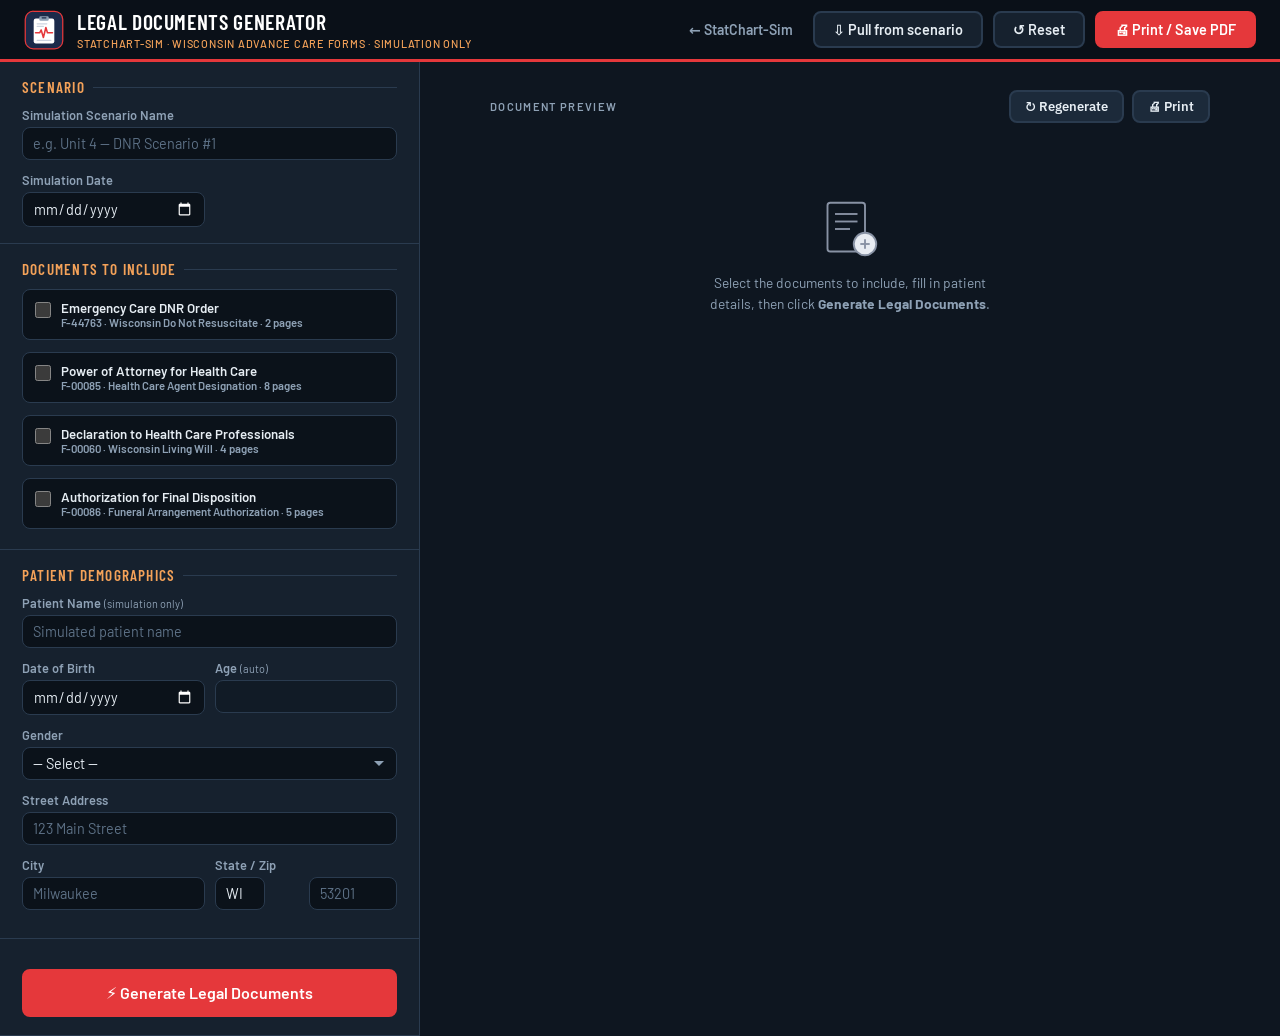
<file: statchart-sim/Legal/index.html>
<!DOCTYPE html>
<html lang="en">
<head>
<meta charset="UTF-8">
<meta name="viewport" content="width=device-width, initial-scale=1.0">
<title>Legal Documents Generator — StatChart-Sim</title>
<link rel="preconnect" href="https://fonts.googleapis.com">
<link href="https://fonts.googleapis.com/css2?family=IBM+Plex+Sans:wght@300;400;500;600;700&family=Libre+Baskerville:ital,wght@0,400;0,700;1,400&display=swap" rel="stylesheet">
<style>

:root{
  --navy:#1B2A4A;--gold:#C9871E;--gold-light:#F0A830;
  --bg:#EDF0F5;--white:#FFF;--gray-100:#F8F9FC;--gray-200:#E8ECF2;
  --gray-300:#CDD4E0;--gray-500:#8892A4;--gray-700:#4A5568;
  --text:#1B2A4A;--danger:#C0392B;--success:#27AE60;
  --font-ui:'IBM Plex Sans',sans-serif;
  --font-doc:'Times New Roman',Times,Georgia,serif;
  --radius:8px;--shadow:0 2px 12px rgba(27,42,74,.10);
  --shadow-lg:0 8px 32px rgba(27,42,74,.15);
}
*,*::before,*::after{box-sizing:border-box;margin:0;padding:0}
html{font-size:16px}
body{font-family:var(--font-ui);background:var(--bg);color:var(--text);min-height:100vh;display:flex;flex-direction:column}
.app-header{background:var(--navy);color:#fff;padding:0 24px;height:62px;display:flex;align-items:center;justify-content:space-between;gap:16px;border-bottom:3px solid var(--gold);position:sticky;top:0;z-index:100;box-shadow:var(--shadow)}
.header-brand{display:flex;align-items:center;gap:13px}
.header-badge{width:40px;height:auto;flex-shrink:0}
.header-title{font-size:1rem;font-weight:600;line-height:1.2}
.header-subtitle{font-size:.68rem;color:var(--gold-light);font-weight:300;letter-spacing:.07em;text-transform:uppercase;margin-top:2px}
.header-actions{display:flex;gap:10px;align-items:center}
.app-body{display:grid;grid-template-columns:420px 1fr;flex:1;height:calc(100vh - 62px);overflow:hidden}
.form-panel{background:var(--white);overflow-y:auto;border-right:1px solid var(--gray-200)}
.form-section{padding:16px 22px;border-bottom:1px solid var(--gray-200)}
.form-section.hidden{display:none}
.section-label{font-size:.64rem;font-weight:600;letter-spacing:.12em;text-transform:uppercase;color:var(--gold);margin-bottom:11px;display:flex;align-items:center;gap:8px}
.section-label::after{content:'';flex:1;height:1px;background:var(--gray-200)}
.field{margin-bottom:12px}
.field:last-child{margin-bottom:0}
label{display:block;font-size:.77rem;font-weight:500;color:var(--gray-700);margin-bottom:4px}
label .hint{font-size:.68rem;color:var(--gray-500);font-weight:400}
input[type=text],input[type=date],select,textarea{width:100%;padding:7px 10px;font-family:var(--font-ui);font-size:.84rem;border:1.5px solid var(--gray-300);border-radius:var(--radius);background:var(--gray-100);color:var(--text);transition:border-color .15s;outline:none;appearance:none}
input:focus,select:focus,textarea:focus{border-color:var(--navy);box-shadow:0 0 0 3px rgba(27,42,74,.08);background:#fff}
select{background-image:url("data:image/svg+xml,%3Csvg xmlns='http://www.w3.org/2000/svg' width='12' height='8' viewBox='0 0 12 8'%3E%3Cpath fill='%234A5568' d='M1 1l5 5 5-5'/%3E%3C/svg%3E");background-repeat:no-repeat;background-position:right 10px center;padding-right:28px;cursor:pointer}
textarea{resize:vertical;min-height:60px}
.field-row{display:grid;grid-template-columns:1fr 1fr;gap:10px}
.field-row-3{display:grid;grid-template-columns:1fr 1fr 1fr;gap:8px}
.field-note{font-size:.69rem;color:var(--gray-500);margin-top:4px;line-height:1.4}
.check-group{display:flex;flex-wrap:wrap;gap:6px}
.check-pill{display:inline-flex;align-items:center;gap:5px;padding:4px 11px;border:1.5px solid var(--gray-300);border-radius:20px;font-size:.77rem;cursor:pointer;transition:all .12s;background:var(--gray-100);user-select:none;color:var(--gray-700)}
.check-pill input{display:none}
.check-pill:has(input:checked){background:var(--navy);border-color:var(--navy);color:#fff}
.check-pill:hover{border-color:var(--navy)}
/* doc-select pills */
.doc-select-group{display:flex;flex-direction:column;gap:8px}
.doc-select-pill{display:flex;align-items:flex-start;gap:10px;padding:10px 12px;border:1.5px solid var(--gray-300);border-radius:var(--radius);cursor:pointer;transition:all .12s;background:var(--gray-100);user-select:none}
.doc-select-pill input[type=checkbox]{width:16px;height:16px;flex-shrink:0;margin-top:2px;accent-color:var(--navy);cursor:pointer}
.doc-select-pill:has(input:checked){background:rgba(27,42,74,.05);border-color:var(--navy)}
.doc-select-pill .pill-title{font-size:.83rem;font-weight:600;color:var(--text)}
.doc-select-pill .pill-sub{font-size:.71rem;color:var(--gray-500)}
/* yes/no radio groups */
.yn-group{display:flex;gap:8px;align-items:center;flex-wrap:wrap}
.yn-label{font-size:.77rem;color:var(--gray-700);font-weight:500;margin-right:4px}
.yn-opt{display:inline-flex;align-items:center;gap:4px;padding:3px 10px;border:1.5px solid var(--gray-300);border-radius:20px;font-size:.77rem;cursor:pointer;background:var(--gray-100);user-select:none;transition:all .12s}
.yn-opt input{display:none}
.yn-opt:has(input:checked){background:var(--navy);border-color:var(--navy);color:#fff}
.yn-opt:hover{border-color:var(--navy)}
/* Buttons */
.btn{display:inline-flex;align-items:center;gap:7px;padding:8px 18px;border-radius:var(--radius);font-family:var(--font-ui);font-size:.82rem;font-weight:600;cursor:pointer;border:2px solid transparent;transition:all .15s;white-space:nowrap}
.btn-primary{background:var(--gold);color:var(--navy);border-color:var(--gold)}
.btn-primary:hover{background:var(--gold-light);border-color:var(--gold-light);transform:translateY(-1px);box-shadow:0 4px 12px rgba(201,135,30,.4)}
.btn-outline{background:transparent;color:#fff;border-color:rgba(255,255,255,.4)}
.btn-outline:hover{background:rgba(255,255,255,.1);border-color:#fff}
.btn-ghost{background:transparent;color:var(--gray-700);border-color:var(--gray-300);padding:6px 14px;font-size:.8rem}
.btn-ghost:hover{border-color:var(--navy);color:var(--navy)}
.generate-btn{width:100%;justify-content:center;padding:12px;font-size:.9rem;background:var(--navy);color:#fff;border-color:var(--navy);margin:14px 0 2px}
.generate-btn:hover{background:#253660;transform:translateY(-1px);box-shadow:var(--shadow-lg)}
/* Preview */
.preview-panel{overflow-y:auto;background:#D8DCE5;padding:28px;display:flex;flex-direction:column;align-items:center}
.preview-toolbar{width:100%;max-width:720px;display:flex;justify-content:space-between;align-items:center;margin-bottom:16px}
.preview-toolbar h2{font-size:.7rem;font-weight:600;letter-spacing:.12em;text-transform:uppercase;color:var(--gray-500)}
.preview-empty{display:flex;flex-direction:column;align-items:center;justify-content:center;color:var(--gray-500);text-align:center;gap:14px;padding:60px 20px;width:100%;max-width:720px}
.preview-empty p{font-size:.86rem;max-width:300px;line-height:1.5}
.preview-docs{width:100%;max-width:720px}
/* ── Legal Document Styles ── */
.legal-doc{background:#fff;box-shadow:var(--shadow-lg);border-radius:2px;font-family:var(--font-doc);color:#000;padding:50px 56px;font-size:11pt;line-height:1.55;margin-bottom:20px;width:100%}
.legal-doc .doc-page{margin-bottom:0}
.legal-doc .pg-break{border:none;border-top:2px dashed #bbb;margin:40px 0;padding-bottom:36px}
.legal-doc h1.doc-main-title{font-size:14pt;text-align:center;font-weight:bold;text-transform:uppercase;margin-bottom:6px}
.legal-doc h2.doc-section-title{font-size:11pt;font-weight:bold;text-transform:uppercase;margin:16px 0 6px}
.legal-doc .doc-state-header{text-align:center;margin-bottom:14px;border-bottom:2px solid #000;padding-bottom:10px}
.legal-doc .doc-state-header .dept{font-size:10pt;font-weight:bold;text-transform:uppercase}
.legal-doc .doc-state-header .state{font-size:11pt;font-weight:bold;text-transform:uppercase;margin:4px 0}
.legal-doc .doc-state-header .form-num{font-size:9pt;color:#444}
.legal-doc .doc-notice-box{border:2px solid #000;padding:12px 16px;margin:12px 0;font-size:10pt}
.legal-doc .doc-notice-box p{margin-bottom:8px}
.legal-doc .doc-notice-box p:last-child{margin-bottom:0}
.legal-doc .two-col-table{width:100%;border-collapse:collapse;margin:14px 0;font-size:10.5pt}
.legal-doc .two-col-table td{border:2px solid #000;padding:10px 14px;vertical-align:top;width:50%}
.legal-doc .two-col-table td ul{padding-left:18px;margin-top:6px}
.legal-doc .two-col-table td ul li{margin-bottom:4px}
.legal-doc .two-col-table td.col-head{font-weight:bold;text-decoration:underline;font-size:10pt}
.legal-doc .patient-table{width:100%;border-collapse:collapse;margin:14px 0}
.legal-doc .patient-table td{padding:6px 8px;vertical-align:bottom;font-size:10pt}
.legal-doc .patient-table .field-line{border-bottom:1px solid #000;display:block;min-height:20px;padding:0 4px}
.legal-doc .patient-table .field-label{font-size:8.5pt;color:#444;display:block;margin-top:2px}
.legal-doc .sig-block{margin:14px 0;display:grid;gap:10px}
.legal-doc .sig-row{display:flex;gap:20px;align-items:flex-end}
.legal-doc .sig-field{flex:1}
.legal-doc .sig-line{border-bottom:1px solid #000;min-height:22px;display:block;padding:0 4px;font-size:10.5pt}
.legal-doc .sig-caption{font-size:8.5pt;color:#444;margin-top:2px}
.legal-doc .required-note{text-align:center;font-weight:bold;font-size:10pt;border:1px solid #000;padding:6px;margin-top:10px}
.legal-doc .doc-checkbox{font-size:13pt;line-height:1;margin-right:2px;vertical-align:middle}
.legal-doc .yn-row{display:flex;align-items:baseline;gap:20px;margin:6px 0 6px 16px}
.legal-doc .yn-item{display:inline-flex;align-items:baseline;gap:4px}
.legal-doc .cb-row{display:flex;align-items:baseline;gap:6px;margin:6px 0}
.legal-doc .cb-row p{flex:1}
.legal-doc .indent{padding-left:24px}
.legal-doc .consent-text{font-size:10pt;line-height:1.5;margin:12px 0;text-indent:24px}
.legal-doc .section-divider{border:none;border-top:1px solid #000;margin:14px 0}
.legal-doc .bold{font-weight:bold}
.legal-doc .underline{text-decoration:underline}
.legal-doc .center{text-align:center}
.legal-doc .small{font-size:9.5pt}
.legal-doc .doc-footer{margin-top:30px;padding-top:8px;border-top:1px solid #ccc;font-family:var(--font-ui);font-size:7.5pt;color:#888;text-align:center}
.sim-banner{background:var(--navy);color:#fff;font-family:var(--font-ui);font-size:7.5pt;font-weight:600;letter-spacing:.06em;text-align:center;padding:4px;text-transform:uppercase;margin-bottom:0;border-radius:2px 2px 0 0}
@media print{
  @page{margin:0.6in 0.7in;size:letter portrait}
  *{-webkit-print-color-adjust:exact!important;print-color-adjust:exact!important}
  body{background:#fff}
  .app-header,.form-panel,.preview-toolbar{display:none!important}
  .app-body{display:block;height:auto;overflow:visible}
  .preview-panel{padding:0;background:#fff;display:block;overflow:visible}
  .legal-doc{box-shadow:none;padding:0;margin-bottom:0}
  .sim-banner{display:none}
  .pg-break{border:none;page-break-after:always;margin:0;padding:0}
  .pg-break-before{page-break-before:always}
  .no-break{page-break-inside:avoid}
}
@media(max-width:900px){.app-body{grid-template-columns:1fr;height:auto}}

</style>
<link rel="icon" href="../assets/logo.svg" type="image/svg+xml">
<link rel="stylesheet" href="../../assets/tool-theme.css">
<script src="../../assets/scenario-link.js"></script>
</head>
<body>

<header class="app-header">
  <div class="header-brand">
    <img class="header-badge" id="headerLogo" alt="StatChart-Sim logo">
    <div>
      <div class="header-title">Legal Documents Generator</div>
      <div class="header-subtitle">StatChart-Sim · Wisconsin Advance Care Forms · Simulation Only</div>
    </div>
  </div>
  <div class="header-actions">
    <a class="back-link" href="../index.html">← StatChart-Sim</a>
    <button class="btn btn-outline" type="button" onclick="pullFromScenario()" title="Fill the patient details from the scenario open in the Scenario Builder">⇩ Pull from scenario</button>
    <button class="btn btn-outline" onclick="resetForm()">↺ Reset</button>
    <button class="btn btn-primary" onclick="window.print()">🖨 Print / Save PDF</button>
  </div>
</header>

<div class="app-body">
 <aside class="form-panel">

  <div class="form-section">
   <div class="section-label">Scenario</div>
   <div class="field">
    <label>Simulation Scenario Name</label>
    <input type="text" id="scenarioName" placeholder="e.g. Unit 4 — DNR Scenario #1">
   </div>
   <div class="field-row">
    <div class="field">
     <label>Simulation Date</label>
     <input type="date" id="simDate" onchange="calcAge()">
    </div>
   </div>
  </div>

  <div class="form-section">
   <div class="section-label">Documents to Include</div>
   <div class="doc-select-group">
    <label class="doc-select-pill"><input type="checkbox" id="inc_dnr" onchange="onDocToggle()">
     <div><div class="pill-title">Emergency Care DNR Order</div><div class="pill-sub">F-44763 · Wisconsin Do Not Resuscitate · 2 pages</div></div>
    </label>
    <label class="doc-select-pill"><input type="checkbox" id="inc_poa" onchange="onDocToggle()">
     <div><div class="pill-title">Power of Attorney for Health Care</div><div class="pill-sub">F-00085 · Health Care Agent Designation · 8 pages</div></div>
    </label>
    <label class="doc-select-pill"><input type="checkbox" id="inc_lw" onchange="onDocToggle()">
     <div><div class="pill-title">Declaration to Health Care Professionals</div><div class="pill-sub">F-00060 · Wisconsin Living Will · 4 pages</div></div>
    </label>
    <label class="doc-select-pill"><input type="checkbox" id="inc_fd" onchange="onDocToggle()">
     <div><div class="pill-title">Authorization for Final Disposition</div><div class="pill-sub">F-00086 · Funeral Arrangement Authorization · 5 pages</div></div>
    </label>
   </div>
  </div>

  <div class="form-section">
   <div class="section-label">Patient Demographics</div>
   <div class="field">
    <label>Patient Name <span class="hint">(simulation only)</span></label>
    <input type="text" id="patientName" placeholder="Simulated patient name">
   </div>
   <div class="field-row">
    <div class="field"><label>Date of Birth</label><input type="date" id="dob" onchange="calcAge()"></div>
    <div class="field"><label>Age <span class="hint">(auto)</span></label><input type="text" id="ageDisplay" readonly style="background:#f0f2f5;cursor:default"></div>
   </div>
   <div class="field">
    <label>Gender</label>
    <select id="gender">
     <option value="">— Select —</option>
     <option value="Male">Male</option>
     <option value="Female">Female</option>
    </select>
   </div>
   <div class="field"><label>Street Address</label><input type="text" id="address" placeholder="123 Main Street"></div>
   <div class="field-row">
    <div class="field"><label>City</label><input type="text" id="city" placeholder="Milwaukee"></div>
    <div class="field"><label>State / Zip</label>
     <div class="field-row" style="gap:6px">
      <input type="text" id="state" value="WI" style="max-width:50px">
      <input type="text" id="zip" placeholder="53201">
     </div>
    </div>
   </div>
  </div>

  <!-- DNR SETTINGS -->
  <div class="form-section hidden" id="sec_dnr">
   <div class="section-label">DNR — Physician Info</div>
   <div class="field"><label>Attending Physician Name</label><input type="text" id="dnrPhysName" placeholder="Dr. Janet Romulo"></div>
   <div class="field"><label>Physician Telephone</label><input type="text" id="dnrPhysPhone" placeholder="(608) 555-0100"></div>
  </div>

  <!-- POA SETTINGS -->
  <div class="form-section hidden" id="sec_poa">
   <div class="section-label">POA — Health Care Agent</div>
   <div class="field"><label>Agent Name</label><input type="text" id="agentName" placeholder="Full name"></div>
   <div class="field"><label>Agent Address</label><input type="text" id="agentAddress" placeholder="Street, City, State Zip"></div>
   <div class="field"><label>Agent Phone</label><input type="text" id="agentPhone" placeholder="(414) 555-0100"></div>
   <div class="field" style="margin-top:4px"><label>Alternate Agent Name</label><input type="text" id="altName" placeholder="Full name"></div>
   <div class="field"><label>Alternate Address</label><input type="text" id="altAddress" placeholder="Street, City, State Zip"></div>
   <div class="field"><label>Alternate Phone</label><input type="text" id="altPhone" placeholder="(414) 555-0101"></div>
   <div class="field" style="margin-top:6px">
    <label>Nursing Home Admission</label>
    <div class="yn-group">
     <label class="yn-opt"><input type="radio" name="nursingHome" value="yes"> Yes</label>
     <label class="yn-opt"><input type="radio" name="nursingHome" value="no"> No</label>
     <label class="yn-opt"><input type="radio" name="nursingHome" value=""> Not specified</label>
    </div>
   </div>
   <div class="field">
    <label>Community-Based Residential Facility</label>
    <div class="yn-group">
     <label class="yn-opt"><input type="radio" name="cbrf" value="yes"> Yes</label>
     <label class="yn-opt"><input type="radio" name="cbrf" value="no"> No</label>
     <label class="yn-opt"><input type="radio" name="cbrf" value=""> Not specified</label>
    </div>
   </div>
   <div class="field">
    <label>Withhold/Withdraw Feeding Tube</label>
    <div class="yn-group">
     <label class="yn-opt"><input type="radio" name="feedingTube" value="yes"> Yes</label>
     <label class="yn-opt"><input type="radio" name="feedingTube" value="no"> No</label>
     <label class="yn-opt"><input type="radio" name="feedingTube" value=""> Not specified</label>
    </div>
   </div>
   <div class="field">
    <label>Health Care Decisions If Pregnant</label>
    <div class="yn-group">
     <label class="yn-opt"><input type="radio" name="pregnancy" value="yes"> Yes</label>
     <label class="yn-opt"><input type="radio" name="pregnancy" value="no"> No</label>
     <label class="yn-opt"><input type="radio" name="pregnancy" value=""> Not specified</label>
    </div>
   </div>
   <div class="field">
    <label>Statement of Desires <span class="hint">(one per line, up to 3)</span></label>
    <textarea id="poaDesires" placeholder="1. &#10;2. &#10;3. " rows="3"></textarea>
   </div>
   <div class="field">
    <label>Anatomical Gift</label>
    <div class="check-group">
     <label class="check-pill"><input type="radio" name="anatGift" value="specific"> Specific organs</label>
     <label class="check-pill"><input type="radio" name="anatGift" value="any"> Any needed</label>
     <label class="check-pill"><input type="radio" name="anatGift" value="body"> Body for study</label>
     <label class="check-pill"><input type="radio" name="anatGift" value="refuse"> Refuse</label>
    </div>
    <input type="text" id="anatGiftSpec" placeholder="Specify organs (if 'Specific organs' selected)" style="margin-top:6px">
   </div>
  </div>

  <!-- LIVING WILL SETTINGS -->
  <div class="form-section hidden" id="sec_lw">
   <div class="section-label">Living Will — Directive Choices</div>
   <div class="field">
    <label>Terminal Condition — Feeding Tube</label>
    <div class="yn-group">
     <label class="yn-opt"><input type="radio" name="termFT" value="yes"> Yes (use feeding tubes)</label>
     <label class="yn-opt"><input type="radio" name="termFT" value="no"> No (do not use)</label>
     <label class="yn-opt"><input type="radio" name="termFT" value=""> Not specified</label>
    </div>
   </div>
   <div class="field">
    <label>Persistent Vegetative State — Life-Sustaining Procedures</label>
    <div class="yn-group">
     <label class="yn-opt"><input type="radio" name="pvsSust" value="yes"> Yes (use)</label>
     <label class="yn-opt"><input type="radio" name="pvsSust" value="no"> No (do not use)</label>
     <label class="yn-opt"><input type="radio" name="pvsSust" value=""> Not specified</label>
    </div>
   </div>
   <div class="field">
    <label>Persistent Vegetative State — Feeding Tube</label>
    <div class="yn-group">
     <label class="yn-opt"><input type="radio" name="pvsFT" value="yes"> Yes (use feeding tubes)</label>
     <label class="yn-opt"><input type="radio" name="pvsFT" value="no"> No (do not use)</label>
     <label class="yn-opt"><input type="radio" name="pvsFT" value=""> Not specified</label>
    </div>
   </div>
  </div>

  <!-- FINAL DISPOSITION SETTINGS -->
  <div class="form-section hidden" id="sec_fd">
   <div class="section-label">Final Disposition — Representative</div>
   <div class="field"><label>Representative Name</label><input type="text" id="repName" placeholder="Full name"></div>
   <div class="field"><label>Representative Address</label><input type="text" id="repAddress" placeholder="Street, City, State Zip"></div>
   <div class="field"><label>Representative Phone</label><input type="text" id="repPhone" placeholder="(414) 555-0200"></div>
   <div class="field" style="margin-top:4px"><label>1st Successor Name</label><input type="text" id="succ1Name" placeholder="Full name"></div>
   <div class="field"><label>1st Successor Address</label><input type="text" id="succ1Address" placeholder="Street, City, State Zip"></div>
   <div class="field"><label>1st Successor Phone</label><input type="text" id="succ1Phone" placeholder="(414) 555-0201"></div>
   <div class="field" style="margin-top:4px"><label>2nd Successor Name</label><input type="text" id="succ2Name" placeholder="Full name"></div>
   <div class="field"><label>2nd Successor Address</label><input type="text" id="succ2Address" placeholder="Street, City, State Zip"></div>
   <div class="field"><label>2nd Successor Phone</label><input type="text" id="succ2Phone" placeholder="(414) 555-0202"></div>
   <div class="field" style="margin-top:4px">
    <label>Special Directions <span class="hint">(one per line: viewing, funeral, burial, religious)</span></label>
    <textarea id="fdDirections" placeholder="Viewing arrangements&#10;Funeral/memorial service&#10;Burial/cremation&#10;Religious observances" rows="4"></textarea>
   </div>
  </div>

  <div class="form-section">
   <button class="btn generate-btn" onclick="generateDocs()">⚡ Generate Legal Documents</button>
  </div>

 </aside>

 <main class="preview-panel">
  <div class="preview-toolbar">
   <h2>Document Preview</h2>
   <div style="display:flex;gap:8px">
    <button class="btn btn-ghost" onclick="generateDocs()">↻ Regenerate</button>
    <button class="btn btn-ghost" onclick="window.print()">🖨 Print</button>
   </div>
  </div>
  <div id="previewContent">
   <div class="preview-empty">
    <svg width="60" height="60" viewBox="0 0 64 64" fill="none">
     <rect x="8" y="4" width="40" height="52" rx="3" stroke="#8892A4" stroke-width="2"/>
     <line x1="16" y1="16" x2="40" y2="16" stroke="#8892A4" stroke-width="2"/>
     <line x1="16" y1="24" x2="40" y2="24" stroke="#8892A4" stroke-width="2"/>
     <line x1="16" y1="32" x2="32" y2="32" stroke="#8892A4" stroke-width="2"/>
     <circle cx="48" cy="48" r="12" fill="#E8ECF2" stroke="#8892A4" stroke-width="2"/>
     <line x1="48" y1="43" x2="48" y2="53" stroke="#8892A4" stroke-width="2"/>
     <line x1="43" y1="48" x2="53" y2="48" stroke="#8892A4" stroke-width="2"/>
    </svg>
    <p>Select the documents to include, fill in patient details, then click <strong>Generate Legal Documents</strong>.</p>
   </div>
  </div>
 </main>
</div>

<script>
const LOGO_SRC="[data-uri]";

// ── DNR Render ──────────────────────────────────────────────
function renderDNR(d) {
  var p = d.patientName||'', dob = d.dob||'', gender = d.gender||'',
      addr = d.address||'', city = d.city||'', state = d.state||'WI', zip = d.zip||'',
      phys = d.dnrPhysName||'', physPh = d.dnrPhysPhone||'',
      dateSign = d.dnrDate||'';
  function fl(v,w){return '<span class="field-line" style="min-width:'+(w||'140px')+'">'+(v||'&nbsp;&nbsp;&nbsp;&nbsp;&nbsp;&nbsp;&nbsp;&nbsp;&nbsp;&nbsp;&nbsp;&nbsp;')+'</span>';}
  function gbox(val,match){return '<span class="doc-checkbox">'+(val===match?'&#x2611;':'&#x2610;')+'</span>';}

  var html = '';
  // ── PAGE 1 ──
  html += '<div class="doc-page no-break">';
  html += '<div class="doc-state-header">';
  html += '<div class="dept">Department of Health Services &nbsp;|&nbsp; Division of Public Health</div>';
  html += '<div class="form-num">F-44763 (Rev 06/2017) &nbsp;&nbsp; Page 1 of 2</div>';
  html += '<div class="state">State of Wisconsin &nbsp;|&nbsp; Ch. 154 Wis. Stats.</div>';
  html += '<div class="form-num">PO Box 2659, Madison, WI 53701-2659 &nbsp;&nbsp; (608) 266-1568</div>';
  html += '</div>';
  html += '<h1 class="doc-main-title">Emergency Care<br>Do Not Resuscitate Order (DNR)</h1>';
  html += '<p class="small center" style="margin-bottom:10px"><em>(See Page 2 for Background Information and Instructions on how to complete this form)</em></p>';
  html += '<div class="doc-notice-box">';
  html += '<p>Only the Do Not Resuscitate (DNR) bracelet identifies to the Emergency Medical Service Responders that you are DNR. This form cannot be used to communicate your wishes to Responders. This form is a legal document and is used to request a DNR bracelet by the attending physician on the patient\'s behalf. This form also provides specific care instructions for health care providers responding to emergency calls. If this form is appropriately completed, emergency personnel should limit care as outlined.</p>';
  html += '<p>The patient and the legal guardian or health care agent of an incapacitated patient have the right to revoke these restrictions on care at any time.</p>';
  html += '</div>';
  html += '<table class="two-col-table"><tr>';
  html += '<td class="col-head">Emergency provider as appropriate will provide:</td>';
  html += '<td class="col-head">Emergency provider will NOT:</td>';
  html += '</tr><tr>';
  html += '<td><ul><li>Clear airway</li><li>Administer oxygen</li><li>Position for comfort</li><li>Splint</li><li>Control bleeding</li><li>Provide pain medication</li><li>Provide emotional support</li><li>Contact hospice or home health agency if either has been involved in patient\'s care, or patient\'s attending physician</li></ul></td>';
  html += '<td><ul><li>Perform chest compressions</li><li>Insert advanced airways</li><li>Administer cardiac resuscitation drugs</li><li>Provide ventilator assistance</li><li>Defibrillate</li></ul></td>';
  html += '</tr></table>';
  // Patient info
  html += '<table class="patient-table"><tr>';
  html += '<td style="width:50px">'+gbox(gender,'Male')+'Male &nbsp; '+gbox(gender,'Female')+'Female</td>';
  html += '<td><span class="field-line" style="min-width:260px">'+p+'</span><span class="field-label">Print Patient Name</span></td>';
  html += '<td><span class="field-line" style="min-width:120px">'+dob+'</span><span class="field-label">Date of Birth</span></td>';
  html += '</tr><tr>';
  html += '<td colspan="3">';
  html += '<table style="width:100%"><tr>';
  html += '<td><span class="field-line" style="min-width:240px">'+addr+'</span><span class="field-label">Patient\'s Address — Street</span></td>';
  html += '<td><span class="field-line" style="min-width:120px">'+city+'</span><span class="field-label">City</span></td>';
  html += '<td><span class="field-line" style="min-width:36px">'+state+'</span><span class="field-label">State</span></td>';
  html += '<td><span class="field-line" style="min-width:60px">'+zip+'</span><span class="field-label">Zip Code</span></td>';
  html += '</tr></table></td>';
  html += '</tr></table>';
  html += '<p class="consent-text">I / patient, legal guardian or health care agent understand this document identifies the level of care to be rendered to the patient by an emergency medical technician, first responder, or emergency health care facility personnel in situations where death may be imminent. I / patient, legal guardian or health care provider make this request knowingly and am aware of the alternatives as explained to by the attending physician. I / patient, legal guardian or health care agent expressly release all persons who will in the future provide medical care of any and all liability whatsoever for acting in accordance with this request. I / patient, legal guardian or health care agent is aware that this order can be revoked at any time by removing or defacing the identification bracelet or by requesting resuscitation.</p>';
  html += '<div class="sig-block">';
  html += '<div class="sig-row"><div class="sig-field" style="flex:2"><span class="sig-line">&nbsp;</span><span class="sig-caption">SIGNATURE — Patient or Legal Guardian or Health Care Agent of an incapacitated patient (Circle title of who is signing this request)</span></div><div class="sig-field"><span class="sig-line">'+dateSign+'</span><span class="sig-caption">Date Signed</span></div></div>';
  html += '<div class="sig-row"><div class="sig-field" style="flex:2"><span class="sig-line">'+phys+'</span><span class="sig-caption">Print Attending Physician\'s Name</span></div><div class="sig-field"><span class="sig-line">'+physPh+'</span><span class="sig-caption">Telephone Number</span></div></div>';
  html += '<div class="sig-row"><div class="sig-field" style="flex:2"><span class="sig-line">&nbsp;</span><span class="sig-caption">SIGNATURE — Attending Physician\'s</span></div><div class="sig-field"><span class="sig-line">'+dateSign+'</span><span class="sig-caption">Date Signed</span></div></div>';
  html += '</div>';
  html += '<div class="required-note">THE ABOVE SIGNATURES AND DATES ARE REQUIRED FOR THIS ORDER TO BE VALID AND ITS INTENT CARRIED OUT.</div>';
  html += '<div class="doc-footer">F-44763 (Rev 06/2017) &nbsp;&nbsp; State of Wisconsin Department of Health Services &nbsp;&nbsp; <span style="color:#c0392b;font-weight:600">SIMULATION DOCUMENT — NOT A REAL LEGAL DOCUMENT</span></div>';
  html += '</div>';

  // ── PAGE 2: Background Information ──
  html += '<hr class="pg-break">';
  html += '<div class="doc-page pg-break-before">';
  html += '<div class="doc-state-header"><div class="form-num">F-44763 (Rev 06/2017) &nbsp;&nbsp; Page 2 of 2</div></div>';
  html += '<h2 class="doc-section-title" style="font-size:12pt;margin-bottom:12px">Background Information and Instructions for Completing Do Not Resuscitate (DNR) Order</h2>';
  html += '<h2 class="doc-section-title">I &nbsp; Background Information</h2>';
  html += '<p>Cardiopulmonary resuscitation (CPR) is a procedure used after cardiac arrest in which cardiac massage, drugs, and artificial ventilation are used to restore breathing and circulation. It is standard medical practice to perform CPR on all persons found to be in cardiac or respiratory arrest in the absence of directives from an attending physician to withhold such action. However, patients may legally and ethically decline these treatments. The DNR order is used to implement the decision that CPR is not to be performed. This decision to limit CPR rests with the attending physician and his/her qualified patient, legal guardian, or health care agent as described in Chapter 154, Subchapter III of the Wisconsin Statutes. A qualified patient means a person who is at least 18 years old and to whom any of the following conditions applies:</p>';
  html += '<ol style="margin:8px 0 8px 28px"><li style="margin-bottom:6px">The person has a terminal medical condition.</li>';
  html += '<li style="margin-bottom:6px">The person has a medical condition that if the person were to suffer cardiac or pulmonary failure, resuscitation would be unsuccessful in restoring cardiac or respiratory function or the person would experience repeated cardiac or pulmonary failure within a short period before death occurs.</li>';
  html += '<li style="margin-bottom:6px">The person has a medical condition that if the person were to suffer cardiac or pulmonary failure, resuscitation of that person would cause significant physical pain or harm that would outweigh the possibility that resuscitation would successfully restore cardiac or respiratory function for an indefinite period.</li></ol>';
  html += '<p>The bracelet is intended to communicate the existence of a "Do Not Resuscitate" order to the emergency medical personnel who may be summoned in the event of an emergency. In addition, it provides guidelines for comfort and supportive care short of CPR that may be administered by emergency personnel.</p>';
  html += '<h2 class="doc-section-title">II &nbsp; Guidelines for Completing Form, Ordering Plastic Bracelet, Metal Bracelet</h2>';
  html += '<p>After discussing treatment options the patient or the legal guardian or health care agent of the incapacitated patient, complete the DNR order, F-44763. The types of care to be rendered and withheld should be carefully explained to the patient, legal guardian or health care agent, and family members by the attending physician or the attending physician\'s designee before the form is signed. After the form is completed and signed, the attending physician or designee shall either affix the "Do Not Resuscitate" plastic bracelet to the patient\'s wrist or order a metal bracelet from StickyJ Medical ID Jewelry. This decision must be documented in the patient\'s medical record. It is recommended that this documentation include:</p>';
  html += '<ol style="margin:8px 0 8px 28px"><li style="margin-bottom:4px">The rationale for the decision including, qualifying medical condition</li><li style="margin-bottom:4px">The presence or absence of decision making capacity on the part of the patient</li></ol>';
  html += '<p>Two dated signatures are required for this document to be valid and its intent carried out.</p>';
  html += '<ol style="margin:8px 0 8px 28px"><li style="margin-bottom:4px">Patient, legal guardian, or health care agent\'s signature and date signed</li><li style="margin-bottom:4px">Attending Physician\'s signature and date signed by physician</li></ol>';
  html += '<p>The metal bracelet includes an emblem that displays an internationally recognized symbol "Staff of Aesculapius" along with the words "Wisconsin Do-Not-Resuscitate-EMS, and the qualified patient\'s first and last name on the back. Wisconsin DNR residents may provide StickyJ Medical ID Jewelry with other important health information to be engraved on the back of the bracelet at the time of ordering.</p>';
  html += '<p style="margin-top:8px">To order a metal bracelet include the following:</p>';
  html += '<ol style="margin:8px 0 8px 28px"><li style="margin-bottom:4px">A copy of the Wisconsin DNR form: signed by the attending physician and the patient, legal guardian or health care agent. The patient should receive a copy of the DNR Order Form. An original signed form or a legible photocopy or electronic facsimile is presumed to be valid.</li><li style="margin-bottom:4px">Copy of the completed StickyJ Medical ID Jewelry order form: https://www.stickyj.com/category/dnr-jewelry-bracelets/wisconsin</li><li style="margin-bottom:4px">Payment made out to StickyJ Medical ID Jewelry.</li><li style="margin-bottom:4px">Mail to: StickyJ Medical ID Jewelry, 10801 Endeavor Way Unit B, Seminole FL 33777.</li></ol>';
  html += '<h2 class="doc-section-title">III &nbsp; Revoking an Existing DNR Order</h2>';
  html += '<p>The patient, legal guardian or health care agent can revoke the DNR order by any of the following methods:</p>';
  html += '<ol style="margin:8px 0 8px 28px"><li style="margin-bottom:4px">The patient, legal guardian or health care agent expresses to emergency personnel the desire that the patient be resuscitated.</li><li style="margin-bottom:4px">The patient, legal guardian or health care agent defaces, or otherwise destroys the DNR bracelet.</li><li style="margin-bottom:4px">The patient, legal guardian, or health care agent removes the DNR bracelet or another person, at the request of the patient, legal guardian, or health care agent removes the DNR bracelet.</li></ol>';
  html += '<p>The DNR order (and copies) should be torn up and the patient\'s attending physician should be notified of the revocation. Only the patient, legal guardian or health care agent may revoke an order issued under Chapter 154 Wisconsin Status. The DNR order is NOT revoked when an ambulance is called. Ambulance personnel will honor the DNR and will provide comfort care only.</p>';
  html += '<div class="doc-footer">F-44763 (Rev 06/2017) &nbsp;&nbsp; State of Wisconsin Department of Health Services &nbsp;&nbsp; <span style="color:#c0392b;font-weight:600">SIMULATION DOCUMENT — NOT A REAL LEGAL DOCUMENT</span></div>';
  html += '</div>';
  return html;
}


// ── POA Render ──────────────────────────────────────────────
function renderPOA(d) {
  var p = d.patientName||'', dob = d.dob||'', addr = d.address||'',
      city = d.city||'', state = d.state||'WI', zip = d.zip||'',
      poaDate = d.poaDate||'', poaDay = d.poaDay||'', poaMonth = d.poaMonth||'', poaYear = d.poaYear||'',
      ag = d.agentName||'', agAddr = d.agentAddress||'', agPh = d.agentPhone||'',
      alt = d.altName||'', altAddr = d.altAddress||'', altPh = d.altPhone||'',
      nh = d.nursingHome||'', cbrf = d.cbrf||'', ft = d.feedingTube||'', preg = d.pregnancy||'',
      desires = d.poaDesires||'', anatGift = d.anatGift||'';
  function fl(v,w){return '<span class="field-line" style="min-width:'+(w||'180px')+'">'+(v||'&nbsp;&nbsp;&nbsp;&nbsp;&nbsp;&nbsp;&nbsp;&nbsp;&nbsp;&nbsp;')+'</span>';}
  function box(val,match){return '<span class="doc-checkbox">'+(val===match?'&#x2611;':'&#x2610;')+'</span>';}

  var html = '';

  // ── POA INSTRUCTIONS PAGE 1 ──
  html += '<div class="doc-page pg-break-before">';
  html += '<div style="text-align:center;margin-bottom:16px"><img src="' + (typeof LOGO_SRC !== 'undefined' ? LOGO_SRC : '') + '" style="height:72px;width:auto" alt="Wisconsin"><div class="bold" style="margin-top:8px;font-size:12pt">State of Wisconsin</div><div style="font-size:11pt">Department of Health Services</div></div>';
  html += '<h1 class="doc-main-title" style="font-size:13pt;margin-bottom:16px">Instructions to Complete the Power of Attorney for Health Care Form</h1>';
  html += '<p style="margin-bottom:10px"><span class="bold">To Whom It May Concern:</span></p>';
  html += '<p style="margin-bottom:8px">Enclosed is the Power of Attorney for Health Care form you requested. The Power of Attorney for Health Care form makes it possible for adults in Wisconsin to authorize other individuals (called health care agents) to make health care decisions on their behalf should they become incapacitated. It may also be used to make or refuse to make an anatomical gift (donation of all or part of the human body to take effect upon the death of the donor).</p>';
  html += '<p style="margin-bottom:8px">Be sure to read all six (6) pages of the form carefully and understand it before you complete and sign it. Talk with those you select as your health care agent and the alternate health care agent about your thoughts and beliefs about medical treatment. Neither the health care agent nor the alternate may be your health care provider, an employee of a health care facility in which you are a patient, or a spouse of any of those persons, unless he or she is also your relative.</p>';
  html += '<p style="margin-bottom:8px">Two witnesses are required. Witnesses must be at least 18 years of age, not related to you by blood, marriage, domestic partnership, or adoption, and not directly financially responsible for your health care. A witness cannot be a health care provider who is serving you at the time the document is signed or an employee of the health care provider unless the employee is a chaplain or social worker. A witness cannot be an employee of an inpatient health care facility in which you are a patient, unless the employee is a chaplain or social worker. A witness cannot be your health care agent nor have a claim on any portion of your estate. Valid witnesses acting in good faith are immune from civil or criminal liability.</p>';
  html += '<p style="margin-bottom:8px">An original signed form may be kept on file with your physician or other primary care provider. A signed Power of Attorney for Health Care form may also be kept in a safe, easily accessible place until needed. You should make relatives and friends aware that you have created a Power of Attorney for Health Care and the location where it is kept. The document may, but is not required to be, filed for safekeeping, for a fee, with the Register in Probate of your county of residence. The fee for filing with the Register in Probate has been set by State Statute at $8.00. A Power of Attorney for Health Care that is an original signed form or is a legible photocopy or electronic facsimile copy is presumed to be valid. If you have both a Power of Attorney for Health Care and a Declaration to Physicians, the provisions of a valid Power of Attorney for Health Care supersede any directly conflicting provisions of a valid Declaration to Physicians.</p>';
  html += '<p style="margin-bottom:12px">One copy of the Power of Attorney for Health Care form is available free to anyone who sends a stamped, self-addressed, business-size envelope to: Power of Attorney, Division of Public Health, P.O. Box 2659, Madison, Wisconsin 53701-2659. The form is also available on the Department of Health Services Web page, https://www.dhs.wisconsin.gov/forms/advdirectives/index.htm.</p>';
  html += '<p><span class="bold">Definitions</span> \'Department\' means the Department of Health Services. \'Health Care\' means any care, treatment, service, or procedure to maintain, diagnose, or treat an individual\'s physical or mental condition. \'Health care decision\' means an informed decision in the exercise of the right to accept, maintain, discontinue, or refuse health care. \'Incapacity\' means the inability to receive and evaluate information effectively or to communicate decisions to such an extent that the individual lacks the capacity to manage his or her health care decisions. \'Feeding tube\' means a medical tube through which nutrition or hydration is administered into the vein, stomach, nose, mouth or other body opening of the declarant.</p>';
  html += '<p style="margin-top:8px"><span class="bold">Who may sign:</span> An individual who is of sound mind and has attained age 18 may voluntarily execute a Power of Attorney for Health Care.</p>';
  html += '<p style="margin-top:8px"><span class="bold">When does it take effect?</span> Unless otherwise specified, an individual\'s Power of Attorney for Health Care takes effect upon a finding of incapacity by 2 physicians, or a physician and a psychologist, nurse practitioner, or physician assistant who personally examine the principal and sign a statement specifying that the principal has incapacity.</p>';
  html += '<p style="margin-top:8px"><span class="bold">Revocation:</span> A principal may revoke his or her Power of Attorney for Health Care at any time by destroying the instrument, executing a written and dated statement of revocation, verbally expressing revocation in the presence of 2 witnesses, or executing a subsequent Power of Attorney for Health Care instrument.</p>';
  html += '<p class="small" style="margin-top:16px;font-style:italic;border-top:1px solid #000;padding-top:8px"><span class="bold">Important:</span> You must keep pages 1–6 of the form together as your executed document. Copies distributed to health care providers, etc. must include pages 1–6.</p>';
  html += '<div class="doc-footer">F-00085 (Rev. 02/2020) &nbsp;&nbsp; State of Wisconsin &nbsp;&nbsp; <span style="color:#c0392b;font-weight:600">SIMULATION DOCUMENT — NOT A REAL LEGAL DOCUMENT</span></div>';
  html += '</div>';

  // ── POA FORM PAGE 1: NOTICE ──
  html += '<hr class="pg-break"><div class="doc-page pg-break-before">';
  html += '<div class="doc-state-header"><div class="dept">Department of Health Services — Division of Public Health</div>';
  html += '<div class="form-num">F-00085 (Rev. 02/2020) &nbsp;&nbsp; STATE OF WISCONSIN &nbsp;&nbsp; Chapter 155.30(1),(3) &nbsp;&nbsp; 608-266-1251</div></div>';
  html += '<h1 class="doc-main-title">Power of Attorney for Health Care Document</h1>';
  html += '<h2 class="doc-section-title center" style="text-align:center;font-size:12pt;margin-bottom:12px">Notice to Person Making This Document</h2>';
  html += '<p style="margin-bottom:8px">You have the right to make decisions about your health care. No health care may be given to you over your objection, and necessary health care may not be stopped or withheld if you object.</p>';
  html += '<p style="margin-bottom:8px">Because your health care providers in some cases may not have had the opportunity to establish a long-term relationship with you, they are often unfamiliar with your beliefs and values and the details of your family relationships. This poses a problem if you become physically or mentally unable to make decisions about your health care.</p>';
  html += '<p style="margin-bottom:8px">In order to avoid this problem, you may sign this legal document to specify the person whom you want to make health care decisions for you if you are unable to make those decisions personally. That person is known as your health care agent. You should take some time to discuss your thoughts and beliefs about medical treatment with the person or persons whom you have specified. You may state in this document any types of health care that you do or do not desire, and you may limit the authority of your health care agent. If your health care agent is unaware of your desires with respect to a particular health care decision, he or she is required to determine what would be in your best interests in making the decision.</p>';
  html += '<p style="margin-bottom:8px">This is an important legal document. It gives your agent broad powers to make health care decisions for you. It revokes any prior power of attorney for health care that you may have made. If you wish to change your power of attorney for health care, you may revoke this document at any time by destroying it, by directing another person to destroy it in your presence, by signing a written and dated statement or by stating that it is revoked in the presence of two witnesses. If you revoke, you should notify your agent, health care provider(s), and any other person(s) to whom you have given a copy. If your agent is your spouse or your domestic partner, and your marriage is annulled or you are divorced or your domestic partnership is terminated after signing this document, the document is invalid.</p>';
  html += '<p style="margin-bottom:8px">You may also use this document to make or refuse to make an anatomical gift upon your death. If you use this document to make or refuse to make an anatomical gift, this document revokes any prior record of gift that you may have made. You may revoke or change any anatomical gift that you make by this document by crossing out the anatomical gifts provision in this document.</p>';
  html += '<p><span class="bold">Do not sign this document unless you clearly understand it.</span> It is suggested that you keep the original of this document on file with your physician or other primary care provider.</p>';
  html += '<div class="doc-footer">F-00085 (Rev. 02/2020) &nbsp;&nbsp; <span style="color:#c0392b;font-weight:600">SIMULATION DOCUMENT — NOT A REAL LEGAL DOCUMENT</span></div>';
  html += '</div>';

  // ── POA FORM PAGE 2: CREATION + DESIGNATION ──
  html += '<hr class="pg-break"><div class="doc-page pg-break-before">';
  html += '<h1 class="doc-main-title" style="margin-bottom:12px">Power of Attorney for Health Care</h1>';
  html += '<p style="margin-bottom:12px">Document made this <span class="field-line" style="min-width:30px">'+poaDay+'</span> day of <span class="field-line" style="min-width:100px">'+poaMonth+'</span>, <span class="field-line" style="min-width:60px">'+poaYear+'</span>.</p>';
  html += '<h2 class="doc-section-title">Creation of Power of Attorney for Health Care</h2>';
  html += '<p style="margin-bottom:8px">I, <span class="field-line" style="min-width:340px">'+p+(dob?', DOB: '+dob:'')+(addr?', '+addr+', '+city+', '+state+' '+zip:'')+'</span></p>';
  html += '<p style="margin-bottom:8px"><em>(print name, address, and date of birth)</em></p>';
  html += '<p style="margin-bottom:8px">being of sound mind, intend by this document to create a power of attorney for health care. My executing this power of attorney for health care is voluntary. Despite the creation of this power of attorney for health care, I expect to be fully informed about and allowed to participate in any health care decision for me, to the extent that I am able. For the purposes of this document, "health care decision" means an informed decision to accept, maintain, discontinue, or refuse any care, treatment, service, or procedure to maintain, diagnose, or treat my physical or mental condition.</p>';
  html += '<p style="margin-bottom:12px">In addition, I may, by this document, specify my wishes with respect to making an anatomical gift upon my death.</p>';
  html += '<h2 class="doc-section-title">Designation of Health Care Agent</h2>';
  html += '<p style="margin-bottom:8px">If I am no longer able to make health care decisions for myself, due to my incapacity,</p>';
  html += '<p style="margin-bottom:4px"><span class="bold">I hereby designate</span></p>';
  html += '<p style="margin-bottom:4px"><span class="field-line" style="min-width:440px">'+ag+'</span></p>';
  html += '<p style="margin-bottom:4px"><span class="field-line" style="min-width:440px">'+agAddr+'</span></p>';
  html += '<p style="margin-bottom:4px"><span class="field-line" style="min-width:440px">'+agPh+'</span></p>';
  html += '<p style="margin-bottom:8px"><em>(print name, address and telephone number)</em> to be my health care agent for the purpose of making health care decisions on my behalf. If he or she is ever unable or unwilling to do so,</p>';
  html += '<p style="margin-bottom:4px"><span class="bold">I hereby designate</span></p>';
  html += '<p style="margin-bottom:4px"><span class="field-line" style="min-width:440px">'+alt+'</span></p>';
  html += '<p style="margin-bottom:4px"><span class="field-line" style="min-width:440px">'+altAddr+'</span></p>';
  html += '<p style="margin-bottom:4px"><span class="field-line" style="min-width:440px">'+altPh+'</span></p>';
  html += '<p style="margin-bottom:8px"><em>(print name, address and telephone number)</em></p>';
  html += '<p>to be my alternate health care agent for the purpose of making health care decisions on my behalf. Neither my health care agent nor my alternate health care agent whom I have designated is my health care provider, an employee of my health care provider, an employee of a health care facility in which I am a patient or a spouse of any of those persons, unless he or she is also my relative. For purposes of this document, "incapacity" exists if 2 physicians or a physician and a psychologist, nurse practitioner, or physician assistant who have personally examined me sign a statement that specifically expresses their opinion that I have a condition that means that I am unable to receive and evaluate information effectively or to communicate decisions to such an extent that I lack the capacity to manage my health care decisions. A copy of that statement must be attached to this document.</p>';
  html += '<div class="doc-footer">F-00085 (Rev. 02/2020) &nbsp;&nbsp; <span style="color:#c0392b;font-weight:600">SIMULATION DOCUMENT — NOT A REAL LEGAL DOCUMENT</span></div>';
  html += '</div>';

  // ── POA FORM PAGE 3: GENERAL AUTHORITY + NURSING HOME ──
  html += '<hr class="pg-break"><div class="doc-page pg-break-before">';
  html += '<h2 class="doc-section-title">General Statement of Authority Granted</h2>';
  html += '<p style="margin-bottom:8px">Unless I have specified otherwise in this document, if I ever have incapacity I instruct my health care provider to obtain the health care decision of my health care agent, if I need treatment, for all of my health care and treatment. I have discussed my desires thoroughly with my health care agent and believe that he or she understands my philosophy regarding the health care decisions I would make if I were able. I desire that my wishes be carried out through the authority given to my health care agent under this document.</p>';
  html += '<p style="margin-bottom:12px">If I am unable, due to my incapacity, to make a health care decision, my health care agent is instructed to make the health care decision for me, but my health care agent should try to discuss with me any specific proposed health care if I am able to communicate in any manner, including by blinking my eyes. If this communication cannot be made, my health care agent shall base his or her decision on any health care choices that I have expressed prior to the time of the decision. If I have not expressed a health care choice about the health care in question and communication cannot be made, my health care agent shall base his or her health care decision on what he or she believes to be in my best interest.</p>';
  html += '<h2 class="doc-section-title">Limitations on Mental Health Treatment</h2>';
  html += '<p style="margin-bottom:12px">My health care agent may not admit or commit me on an inpatient basis to an institution for mental diseases, an intermediate care facility for the persons with intellectual disability, a state treatment facility, or a treatment facility. My health care agent may not consent to experimental mental health research or psychosurgery, electroconvulsive treatment or drastic mental health treatment procedures for me.</p>';
  html += '<h2 class="doc-section-title">Admission to Nursing Homes or Community-Based Residential Facilities</h2>';
  html += '<p style="margin-bottom:8px">My health care agent may admit me to a nursing home or community-based residential facility for short-term stays for recuperative care or respite care.</p>';
  html += '<p style="margin-bottom:8px">If I have checked "Yes" to the following, my health care agent may admit me for a purpose other than recuperative care or respite care, but if I have checked "No" to the following, my health care agent may not so admit me:</p>';
  html += '<p style="margin:8px 0 4px 24px">1. A nursing home &nbsp;&nbsp; '+box(nh,'yes')+' Yes &nbsp;&nbsp; '+box(nh,'no')+' No</p>';
  html += '<p style="margin:4px 0 8px 24px">2. A community-based residential facility &nbsp;&nbsp; '+box(cbrf,'yes')+' Yes &nbsp;&nbsp; '+box(cbrf,'no')+' No</p>';
  html += '<p style="margin-bottom:12px">If I have not checked either "Yes" or "No" immediately above, my health care agent may admit me only for short-term stays for recuperative care or respite care.</p>';
  html += '<div class="doc-footer">F-00085 (Rev. 02/2020) &nbsp;&nbsp; <span style="color:#c0392b;font-weight:600">SIMULATION DOCUMENT — NOT A REAL LEGAL DOCUMENT</span></div>';
  html += '</div>';

  // ── POA FORM PAGE 4: FEEDING TUBE + PREGNANCY + DESIRES + INSPECTION ──
  html += '<hr class="pg-break"><div class="doc-page pg-break-before">';
  html += '<h2 class="doc-section-title">Provision of Feeding Tube</h2>';
  html += '<p style="margin-bottom:8px">If I have checked "Yes" to the following, my health care agent may have a feeding tube withheld or withdrawn from me, unless my physician, physician assistant, or nurse practitioner has advised that, in his or her professional judgment, this will cause me pain or will reduce my comfort. If I have checked "No" to the following, my health care agent may not have a feeding tube withheld or withdrawn from me.</p>';
  html += '<p style="margin-bottom:8px">My health care agent may not have orally ingested nutrition or hydration withheld or withdrawn from me unless provision of the nutrition or hydration is medically contraindicated.</p>';
  html += '<p style="margin:8px 0 12px 24px">Withhold or withdraw a feeding tube &nbsp;&nbsp; '+box(ft,'yes')+' Yes &nbsp;&nbsp; '+box(ft,'no')+' No</p>';
  html += '<p style="margin-bottom:12px">If I have not checked either "Yes" or "No" immediately above, my health care agent may not have a feeding tube withdrawn from me.</p>';
  html += '<h2 class="doc-section-title">Health Care Decisions for Pregnant Women</h2>';
  html += '<p style="margin-bottom:8px">If I have checked "Yes" to the following, my health care agent may make health care decisions for me even if my agent knows I am pregnant. If I have checked "No" to the following, my health care agent may not make health care decisions for me if my health care agent knows I am pregnant.</p>';
  html += '<p style="margin:8px 0 8px 24px">Health care decision if I am pregnant &nbsp;&nbsp; '+box(preg,'yes')+' Yes &nbsp;&nbsp; '+box(preg,'no')+' No</p>';
  html += '<p style="margin-bottom:12px">If I have not checked either "Yes" or "No" immediately above, my health care agent may not make health care decisions for me if my health care agent knows I am pregnant.</p>';
  html += '<h2 class="doc-section-title">Statement of Desires, Special Provisions or Limitations</h2>';
  html += '<p style="margin-bottom:8px">In exercising authority under this document, my health care agent shall act consistently with my following stated desires, if any, and is subject to any special provisions or limitations that I specify. The following are any specific desires, provisions or limitations that I wish to state (add more items if needed):</p>';
  var desireLines = (desires||'').split('\n');
  for (var di=0;di<3;di++){
    html += '<p style="margin:6px 0 2px 16px">'+(di+1)+'. <span class="field-line" style="min-width:380px">'+(desireLines[di]||'')+'</span></p>';
  }
  html += '<h2 class="doc-section-title" style="margin-top:14px">Inspection and Disclosure of Information Relating to My Physical or Mental Health</h2>';
  html += '<p style="margin-bottom:8px">Subject to any limitations in this document, my health care agent has the authority to do all of the following:</p>';
  html += '<p style="margin:4px 0 4px 24px">a) Request, review, and receive any information, oral or written, regarding my physical or mental health, including medical and hospital records.</p>';
  html += '<p style="margin:4px 0 4px 24px">b) Execute on my behalf any documents that may be required in order to obtain this information.</p>';
  html += '<p style="margin:4px 0">c) Consent to the disclosure of this information.</p>';
  html += '<div class="doc-footer">F-00085 (Rev. 02/2020) &nbsp;&nbsp; <span style="color:#c0392b;font-weight:600">SIMULATION DOCUMENT — NOT A REAL LEGAL DOCUMENT</span></div>';
  html += '</div>';

  // ── POA FORM PAGE 5: SIGNATURES + WITNESSES ──
  html += '<hr class="pg-break"><div class="doc-page pg-break-before">';
  html += '<p style="margin-bottom:12px"><em>(The principal and the witnesses all must sign the document at the same time.)</em></p>';
  html += '<h2 class="doc-section-title">Signature of Principal</h2>';
  html += '<p style="margin-bottom:4px"><em>(Person creating the Power of Attorney for Health Care)</em></p>';
  html += '<div class="sig-block"><div class="sig-row"><div class="sig-field" style="flex:2"><span class="sig-line">&nbsp;</span><span class="sig-caption">Signature</span></div><div class="sig-field"><span class="sig-line">'+poaDate+'</span><span class="sig-caption">Date</span></div></div></div>';
  html += '<p style="margin:8px 0 12px;font-size:9.5pt"><em>(The signing of this document by the principal revokes all previous powers of attorney for health care documents.)</em></p>';
  html += '<h2 class="doc-section-title">Statement of Witnesses</h2>';
  html += '<p style="margin-bottom:10px">I know the principal personally and I believe him or her to be of sound mind and at least 18 years of age. I believe that his or her execution of this power of attorney for health care is voluntary. I am at least 18 years of age, am not related to the principal by blood, marriage, domestic partnership, or adoption, and am not directly financially responsible for the principal\'s health care. I am not a health care provider who is serving the principal at this time, an employee of the health care provider, other than a chaplain or a social worker, or an employee, other than a chaplain or a social worker, of an inpatient health care facility in which the declarant is a patient. I am not the principal\'s health care agent. To the best of my knowledge, I am not entitled to and do not have a claim on the principal\'s estate.</p>';
  html += '<p class="bold" style="margin-bottom:6px">Witness Number 1</p>';
  html += '<div class="sig-block"><div class="sig-row"><div class="sig-field" style="flex:2"><span class="sig-line">&nbsp;</span><span class="sig-caption">(Print) Name</span></div><div class="sig-field"><span class="sig-line">&nbsp;</span><span class="sig-caption">Date</span></div></div>';
  html += '<div class="sig-row"><div class="sig-field" style="flex:3"><span class="sig-line">&nbsp;</span><span class="sig-caption">Address</span></div></div>';
  html += '<div class="sig-row"><div class="sig-field" style="flex:2"><span class="sig-line">&nbsp;</span><span class="sig-caption">Signature</span></div></div></div>';
  html += '<p class="bold" style="margin:14px 0 6px">Witness Number 2</p>';
  html += '<div class="sig-block"><div class="sig-row"><div class="sig-field" style="flex:2"><span class="sig-line">&nbsp;</span><span class="sig-caption">(Print) Name</span></div><div class="sig-field"><span class="sig-line">&nbsp;</span><span class="sig-caption">Date</span></div></div>';
  html += '<div class="sig-row"><div class="sig-field" style="flex:3"><span class="sig-line">&nbsp;</span><span class="sig-caption">Address</span></div></div>';
  html += '<div class="sig-row"><div class="sig-field" style="flex:2"><span class="sig-line">&nbsp;</span><span class="sig-caption">Signature</span></div></div></div>';
  html += '<div class="doc-footer">F-00085 (Rev. 02/2020) &nbsp;&nbsp; <span style="color:#c0392b;font-weight:600">SIMULATION DOCUMENT — NOT A REAL LEGAL DOCUMENT</span></div>';
  html += '</div>';

  // ── POA FORM PAGE 6: AGENT STATEMENT + ANATOMICAL GIFTS ──
  html += '<hr class="pg-break"><div class="doc-page pg-break-before">';
  html += '<h2 class="doc-section-title">Statement of Health Care Agent and Alternate Health Care Agent</h2>';
  html += '<p style="margin-bottom:8px">I understand that <span class="field-line" style="min-width:200px">'+p+'</span> has designated me to be his or her health care agent or alternate health care agent if he or she is ever found to have incapacity and unable to make health care decisions himself or herself. <span class="field-line" style="min-width:200px">'+p+'</span> has discussed his or her desires regarding health care decisions with me.</p>';
  html += '<div class="sig-block"><div class="sig-row"><div class="sig-field" style="flex:2"><span class="sig-line">&nbsp;</span><span class="sig-caption">Agent\'s Signature</span></div></div>';
  html += '<div class="sig-row"><div class="sig-field" style="flex:3"><span class="sig-line">'+agAddr+'</span><span class="sig-caption">Address</span></div></div>';
  html += '<div class="sig-row"><div class="sig-field" style="flex:2"><span class="sig-line">&nbsp;</span><span class="sig-caption">Alternate\'s Signature</span></div></div>';
  html += '<div class="sig-row"><div class="sig-field" style="flex:3"><span class="sig-line">'+altAddr+'</span><span class="sig-caption">Address</span></div></div></div>';
  html += '<p style="margin:12px 0 8px;font-size:9.5pt">Failure to execute a power of attorney for health care document under chapter 155 of the Wisconsin Statutes creates no presumption about the intent of any individual with regard to his or her health care decisions. This power of attorney for health care is executed as provided in chapter 155 of the Wisconsin Statutes.</p>';
  html += '<h2 class="doc-section-title">Anatomical Gifts <span style="font-weight:normal;font-size:10pt">(optional)</span></h2>';
  html += '<p style="margin-bottom:8px">Upon my death:</p>';
  html += '<p style="margin:4px 0 4px 16px">'+box(anatGift,'specific')+' I wish to donate only the following organs or parts: <span class="field-line" style="min-width:200px">'+(anatGift==='specific'?d.anatGiftSpec||'':'')+' </span></p>';
  html += '<p style="margin:4px 0 4px 16px">'+box(anatGift,'any')+' I wish to donate any needed organ or part.</p>';
  html += '<p style="margin:4px 0 4px 16px">'+box(anatGift,'body')+' I wish to donate my body for anatomical study if needed.</p>';
  html += '<p style="margin:4px 0 4px 16px">'+box(anatGift,'refuse')+' I refuse to make an anatomical gift. (If this revokes a prior commitment that I have made to make an anatomical gift to a designated donee, I will attempt to notify the donee to which or to whom I agreed to donate.)</p>';
  html += '<p style="margin-top:8px;font-size:9.5pt"><em>Failing to check any of the lines immediately above creates no presumption about my desire to make or refuse to make an anatomical gift.</em></p>';
  html += '<div class="sig-block" style="margin-top:16px"><div class="sig-row"><div class="sig-field" style="flex:2"><span class="sig-line">&nbsp;</span><span class="sig-caption">Signature</span></div><div class="sig-field"><span class="sig-line">'+poaDate+'</span><span class="sig-caption">Date</span></div></div></div>';
  html += '<div class="doc-footer">F-00085 (Rev. 02/2020) &nbsp;&nbsp; <span style="color:#c0392b;font-weight:600">SIMULATION DOCUMENT — NOT A REAL LEGAL DOCUMENT</span></div>';
  html += '</div>';

  return html;
}


// ── Living Will Render ──────────────────────────────────────
function renderLivingWill(d) {
  var p = d.patientName||'', addr = d.address||'', city = d.city||'', state = d.state||'WI', zip = d.zip||'',
      dob = d.dob||'', lwDate = d.lwDate||'',
      termFT = d.termFeedingTube||'', pvsSust = d.pvsSustaining||'', pvsFT = d.pvsFeedingTube||'';
  function box(val,match){return '<span class="doc-checkbox">'+(val===match?'&#x2611;':'&#x2610;')+'</span>';}

  var html = '';

  // ── LIVING WILL INSTRUCTIONS PAGE 1 ──
  html += '<div class="doc-page pg-break-before">';
  html += '<div style="text-align:center;margin-bottom:16px"><img src="' + (typeof LOGO_SRC !== 'undefined' ? LOGO_SRC : '') + '" style="height:72px;width:auto" alt="Wisconsin"><div class="bold" style="margin-top:8px;font-size:12pt">State of Wisconsin</div><div style="font-size:11pt">Department of Health Services</div></div>';
  html += '<p style="margin-bottom:10px">The Declaration to Health Care Professionals (Living Will) form makes it possible for adults in Wisconsin to state their preferences for life-sustaining procedures and feeding tubes in the event, the person is in a terminal condition or persistent vegetative state.</p>';
  html += '<p class="bold" style="margin-bottom:10px">Be sure to read both sides of the form carefully, and understand before you complete and sign it.</p>';
  html += '<p style="margin-bottom:10px">The withholding or withdrawal of any medication, life-sustaining procedure or feeding tube may not be made if the attending physician, physician assistant, or advanced practice registered nurse advises that doing so will cause pain or reduce comfort, and the pain or discomfort cannot be alleviated through pain relief measures.</p>';
  html += '<p class="bold" style="margin-bottom:6px">Two witnesses are required.</p>';
  html += '<p style="margin-bottom:10px">Witnesses must be at least 18 years of age, not related to you by blood, marriage or adoption, and not directly financially responsible for your health care. Witnesses may not be persons who know they are entitled to or have a claim on any portion of your estate. A witness cannot be a health care provider who is serving you at the time the document is signed, an employee of the health care provider, other than a chaplain or a social worker, or an employee other than a chaplain or social worker of an inpatient health care facility in which you are a patient. Valid witnesses acting in good faith are immune from civil or criminal liability.</p>';
  html += '<p class="bold" style="margin-bottom:6px">When you have completed and signed the form:</p>';
  html += '<ul style="padding-left:24px;margin-bottom:10px">';
  html += '<li style="margin-bottom:4px">The original signed form should be kept in a safe, easily accessible place until needed.</li>';
  html += '<li style="margin-bottom:4px">You should make relatives and friends aware that you have signed the document and the location where it is kept.</li>';
  html += '<li style="margin-bottom:4px">A copy of the signed form may be kept on file with your physician, physician assistant, or advanced practice registered nurse. You are responsible for notifying your attending physician, physician assistant, or advanced practice registered nurse of the existence of the Declaration.</li>';
  html += '<li style="margin-bottom:4px">The document may, but is not required to be, filed for safekeeping, for a fee, with the Register in Probate of your county of residence. The fee for filing with the Register in Probate has been set by State at $8.</li>';
  html += '</ul>';
  html += '<p style="margin-bottom:8px">A Declaration that is in its original form or is a legible photocopy or electronic facsimile copy is presumed to be valid.</p>';
  html += '<p style="margin-bottom:8px">If you have both a Declaration to Health Care Professionals and a Power of Attorney for Health Care, the provisions of a valid Power of Attorney for Health Care supersede any directly conflicting provisions of a valid Declaration to Health Care Professionals.</p>';
  html += '<p>Up to four copies of the Declaration to Health Care Professionals are available free to anyone who sends a stamped, self-addressed, business-size envelope to Living Will, Division of Public Health, PO Box 2659, Madison, Wisconsin 53701-2659. The form is also available on the Department of Health Services Web page https://www.dhs.wisconsin.gov/forms/advdirectives/index.htm.</p>';
  html += '<div class="doc-footer">F-00060A (Rev. 02/2020) &nbsp;&nbsp; State of Wisconsin &nbsp;&nbsp; <span style="color:#c0392b;font-weight:600">SIMULATION DOCUMENT — NOT A REAL LEGAL DOCUMENT</span></div>';
  html += '</div>';

  // ── LIVING WILL INSTRUCTIONS PAGE 2 ──
  html += '<hr class="pg-break"><div class="doc-page pg-break-before">';
  html += '<h2 class="doc-section-title">Instructions for Declaration to Health Care Professionals Form</h2>';
  html += '<h2 class="doc-section-title" style="margin-top:12px">Definitions</h2>';
  html += '<p style="margin-bottom:6px"><span class="bold">"Declaration"</span> means a written, witnessed document voluntarily executed by the declarant under State Statute (1), but is not limited in form or substance to that provided in State Statute 154.03(2).</p>';
  html += '<p style="margin-bottom:6px"><span class="bold">"Feeding tube"</span> means a medical tube through which nutrition or hydration is administered into the vein, stomach, nose, mouth or other body opening of a qualified patient.</p>';
  html += '<p style="margin-bottom:6px"><span class="bold">"Terminal condition"</span> means an incurable condition caused by injury or illness that reasonable medical judgment finds would cause death imminently, so that the application of life-sustaining procedures serves only to postpone the moment of death.</p>';
  html += '<p style="margin-bottom:6px"><span class="bold">"Persistent vegetative state"</span> means a condition that reasonable, medical judgment finds constitutes complete and irreversible loss of all the functions of the cerebral cortex and results in a complete, chronic and irreversible cessation of all cognitive functioning and consciousness and a complete lack of behavioral responses that indicate cognitive functioning, although autonomic functions continue.</p>';
  html += '<p style="margin-bottom:6px"><span class="bold">"Qualified patient"</span> means a declarant who has been diagnosed, and certified in writing to be afflicted with a terminal condition or to be in a persistent vegetative state by two health care professionals and one of whom is a physician, who have personally examined the declarant.</p>';
  html += '<p style="margin-bottom:6px"><span class="bold">"Life-sustaining procedure"</span> means any medical procedure or intervention that, in the judgment of the attending health care professional, would serve only to prolong the dying process but not avert death when applied to a qualified patient. Life-sustaining procedure includes assistance in respiration, artificial maintenance of blood pressure and heart rate, blood transfusion, kidney dialysis and other similar procedures, but does not include (a) the alleviation of pain by administering medication or by performing a medical procedure; or (b) the provision of nutrition or hydration.</p>';
  html += '<h2 class="doc-section-title" style="margin-top:12px">Effect of Declaration</h2>';
  html += '<p style="margin-bottom:8px">The desires of a qualified patient who is competent supersede the effect of the Declaration at all times. If a qualified patient is incompetent at the time of the decision to withhold or withdraw life-sustaining procedures or feeding tubes, a Declaration executed under this chapter is presumed to be valid.</p>';
  html += '<h2 class="doc-section-title">Revocation of Declaration</h2>';
  html += '<p style="margin-bottom:8px">A Declaration may be revoked at any time by the declarant by any of the following methods:</p>';
  html += '<ol style="margin:0 0 10px 28px"><li style="margin-bottom:4px">By being canceled, defaced, obliterated, burned, torn or otherwise destroyed by the declarant or by some person who is directed by the declarant and who acts in the presence of the declarant.</li><li style="margin-bottom:4px">By a written revocation, signed and dated by the declarant expressing the intent to revoke.</li><li style="margin-bottom:4px">By a verbal expression by the declarant of his or her intent to revoke the Declaration, but only if the declarant or a person acting on behalf of the declarant notifies the attending physician, physician assistant, or advanced practice registered nurse of the revocation.</li><li style="margin-bottom:4px">By executing a subsequent Declaration.</li></ol>';
  html += '<div class="doc-footer">F-00060A (Rev. 02/2020) &nbsp;&nbsp; <span style="color:#c0392b;font-weight:600">SIMULATION DOCUMENT — NOT A REAL LEGAL DOCUMENT</span></div>';
  html += '</div>';

  // ── LIVING WILL FORM PAGE 1 ──
  html += '<hr class="pg-break"><div class="doc-page pg-break-before">';
  html += '<div class="doc-state-header"><div class="dept">Department of Health Services — Division of Public Health</div>';
  html += '<div class="form-num">F-00060 (02/2020) &nbsp; Page 1 of 2 &nbsp;&nbsp; STATE OF WISCONSIN &nbsp;&nbsp; Wis. Stat. §154.03(1)(2)</div></div>';
  html += '<p class="bold center" style="margin-bottom:10px;text-align:center">PLEASE BE SURE YOU READ THE FORM CAREFULLY AND UNDERSTAND IT BEFORE YOU COMPLETE AND SIGN IT</p>';
  html += '<h1 class="doc-main-title">Declaration to Health Care Professionals (Wisconsin Living Will)</h1>';
  html += '<p style="margin-bottom:10px">I, <span class="field-line" style="min-width:340px">'+p+'</span> being of sound mind, voluntarily state my desire that my dying not be prolonged under the circumstances specified in this document. Under those circumstances, I direct that I be permitted to die naturally. If I am unable to give directions regarding the use of life-sustaining procedures or feeding tubes, I intend that my family and physician, physician assistant or advanced practice registered nurse, honor this document as the final expression of my legal right to refuse medical or surgical treatment.</p>';
  html += '<p style="margin-bottom:10px">1. If I have a <span class="bold underline">TERMINAL CONDITION</span>, as determined by a physician, physician assistant, or advanced practice registered nurse, who have personally examined me, and if a physician who has also personally examined me agrees with that determination, I do not want my dying to be artificially prolonged and I do not want life-sustaining procedures to be used. In addition, the following are my directions regarding the use of feeding tubes:</p>';
  html += '<p style="margin:6px 0 6px 32px">'+box(termFT,'yes')+' YES, I want feeding tubes used if I have a terminal condition.</p>';
  html += '<p style="margin:6px 0 12px 32px">'+box(termFT,'no')+' NO, I do not want feeding tubes used if I have a terminal condition.</p>';
  html += '<p style="margin-bottom:10px;font-style:italic;font-size:10pt">If you have not checked either box, feeding tubes will be used.</p>';
  html += '<p style="margin-bottom:10px">2. If I am in a <span class="bold underline">PERSISTENT VEGETATIVE STATE</span>, as determined by a physician, physician assistant, or advanced practice registered nurse who have personally examined me, and if a physician who has also personally examined me agrees with that determination, the following are my directions regarding the use of life-sustaining procedures:</p>';
  html += '<p style="margin:6px 0 6px 32px">'+box(pvsSust,'yes')+' YES, I want life-sustaining procedures used if I am in a persistent vegetative state.</p>';
  html += '<p style="margin:6px 0 12px 32px">'+box(pvsSust,'no')+' NO, I do not want life-sustaining procedures used if I am in a persistent vegetative state.</p>';
  html += '<p style="margin-bottom:10px;font-style:italic;font-size:10pt">If you have not checked either box, life-sustaining procedures will be used.</p>';
  html += '<p style="margin-bottom:10px">3. If I am in a <span class="bold underline">PERSISTENT VEGETATIVE STATE</span>, as determined by a physician, physician assistant, or advanced practice registered nurse who has personally examined me, and if a physician who has also personally examined me agrees with that determination, the following are my directions regarding the use of feeding tubes:</p>';
  html += '<p style="margin:6px 0 6px 32px">'+box(pvsFT,'yes')+' YES, I want feeding tubes used if I am in a persistent vegetative state.</p>';
  html += '<p style="margin:6px 0 12px 32px">'+box(pvsFT,'no')+' NO, I do not want feeding tubes used if I am in a persistent vegetative state.</p>';
  html += '<p style="margin-bottom:10px;font-style:italic;font-size:10pt">If you have not checked either box, feeding tubes will be used.</p>';
  html += '<p style="font-size:9.5pt">If you are interested in more information about the significant terms used in this document, see section 154.01 of the Wisconsin Statutes or the information accompanying this document.</p>';
  html += '<div class="doc-footer">F-00060 (02/2020) Page 1 of 2 &nbsp;&nbsp; <span style="color:#c0392b;font-weight:600">SIMULATION DOCUMENT — NOT A REAL LEGAL DOCUMENT</span></div>';
  html += '</div>';

  // ── LIVING WILL FORM PAGE 2 ──
  html += '<hr class="pg-break"><div class="doc-page pg-break-before">';
  html += '<div class="form-num" style="margin-bottom:10px;font-size:9.5pt">F-00060 (02/2020) Page 2 of 2</div>';
  html += '<p style="margin-bottom:12px"><span class="bold">ATTENTION: You and the 2 witnesses must sign the document at the same time.</span></p>';
  html += '<div class="sig-block"><div class="sig-row"><div class="sig-field" style="flex:2"><span class="sig-line">&nbsp;</span><span class="sig-caption">Signed</span></div><div class="sig-field"><span class="sig-line">'+lwDate+'</span><span class="sig-caption">Date</span></div></div>';
  html += '<div class="sig-row"><div class="sig-field" style="flex:2"><span class="sig-line">'+(addr?(addr+', '+city+', '+state+' '+zip):'')+'</span><span class="sig-caption">Address</span></div><div class="sig-field"><span class="sig-line">'+dob+'</span><span class="sig-caption">Date of Birth</span></div></div></div>';
  html += '<p style="margin:14px 0 8px">I believe that the person signing this document is of sound mind. I am an adult and am not related to the person signing this document by blood, marriage or adoption. I am not entitled to and do not have a claim on any portion of the person\'s estate and am not otherwise restricted by law from being a witness.</p>';
  html += '<div class="sig-block">';
  html += '<div class="sig-row"><div class="sig-field" style="flex:2"><span class="sig-line">&nbsp;</span><span class="sig-caption">Witness Signature</span></div><div class="sig-field"><span class="sig-line">&nbsp;</span><span class="sig-caption">Date Signed</span></div></div>';
  html += '<div class="sig-row"><div class="sig-field" style="flex:3"><span class="sig-line">&nbsp;</span><span class="sig-caption">Print Name</span></div></div>';
  html += '<div class="sig-row" style="margin-top:14px"><div class="sig-field" style="flex:2"><span class="sig-line">&nbsp;</span><span class="sig-caption">Witness Signature</span></div><div class="sig-field"><span class="sig-line">&nbsp;</span><span class="sig-caption">Date Signed</span></div></div>';
  html += '<div class="sig-row"><div class="sig-field" style="flex:3"><span class="sig-line">&nbsp;</span><span class="sig-caption">Print Name</span></div></div></div>';
  html += '<h2 class="doc-section-title" style="margin-top:16px">Directives to Attending Physician, Physician Assistant, or Advanced Practice Registered Nurse</h2>';
  html += '<ol style="margin:8px 0 8px 28px">';
  html += '<li style="margin-bottom:6px">This document authorizes the withholding or withdrawal of life-sustaining procedures or of feeding tubes when a physician and another physician, physician assistant, or advanced practice registered nurse, one of whom is the attending health care professional, have personally examined and certified in writing that the patient has a terminal condition or is in a persistent vegetative state.</li>';
  html += '<li style="margin-bottom:6px">The choices in this document were made by a competent adult. Under the law, the patient\'s stated desires must be followed unless you believe that withholding or withdrawing life-sustaining procedures or feeding tubes would cause the patient pain or reduced comfort and that the pain or discomfort cannot be alleviated through pain relief measures. If the patient\'s stated desires are that life-sustaining procedures or feeding tubes be used, this directive must be followed.</li>';
  html += '<li style="margin-bottom:6px">If you feel that you cannot comply with this document, you must make a good faith attempt to transfer the patient to another physician, physician assistant, or advanced practice registered nurse who will comply. Refusal or failure to make a good faith attempt to do so constitutes unprofessional conduct.</li>';
  html += '<li style="margin-bottom:6px">If you know that the patient is pregnant, this document has no effect during her pregnancy.</li></ol>';
  html += '<p style="text-align:center;margin:8px 0">* * * * *</p>';
  html += '<p style="font-size:9.5pt;margin-bottom:6px">The person making this living will may use the following space to record the names of those individuals and health care providers to whom he or she has given copies of this document:</p>';
  html += '<span class="field-line" style="min-width:100%;display:block;margin:6px 0">&nbsp;</span>';
  html += '<span class="field-line" style="min-width:100%;display:block;margin:6px 0">&nbsp;</span>';
  html += '<div class="doc-footer">F-00060 (02/2020) Page 2 of 2 &nbsp;&nbsp; <span style="color:#c0392b;font-weight:600">SIMULATION DOCUMENT — NOT A REAL LEGAL DOCUMENT</span></div>';
  html += '</div>';

  return html;
}


// ── Final Disposition Render ────────────────────────────────
function renderFinalDisposition(d) {
  var p = d.patientName||'', addr = d.address||'', city = d.city||'', state = d.state||'WI', zip = d.zip||'',
      fdDate = d.fdDate||'', fdDay = d.fdDay||'', fdMonth = d.fdMonth||'',
      rep = d.repName||'', repAddr = d.repAddress||'', repPh = d.repPhone||'',
      s1 = d.succ1Name||'', s1Addr = d.succ1Address||'', s1Ph = d.succ1Phone||'',
      s2 = d.succ2Name||'', s2Addr = d.succ2Address||'', s2Ph = d.succ2Phone||'',
      dirs = d.fdDirections||'';
  function fl(v,w){return '<span class="field-line" style="min-width:'+(w||'180px')+'">'+(v||'&nbsp;&nbsp;&nbsp;&nbsp;&nbsp;&nbsp;&nbsp;&nbsp;&nbsp;&nbsp;')+'</span>';}

  var html = '';

  // ── FD PAGE 1: Purpose + Definitions ──
  html += '<div class="doc-page pg-break-before">';
  html += '<div class="doc-state-header"><div class="dept">Department of Health Services — Division of Public Health</div>';
  html += '<div class="form-num">F-00086 (05/10) &nbsp;&nbsp; STATE OF WISCONSIN &nbsp;&nbsp; Wis. Stat. Chapter 154.30 (8) &nbsp;&nbsp; Page 1 of 5</div></div>';
  html += '<h1 class="doc-main-title">Authorization for Final Disposition Instructions</h1>';
  html += '<h2 class="doc-section-title">Purpose of the Authorization for Final Disposition:</h2>';
  html += '<p style="margin-bottom:10px">When properly completed and signed in the presence of two competent adult witnesses or a notary public, this voluntary document allows a competent adult (the declarant) to designate another competent adult (the representative or an alternative representative) to make funeral arrangements on behalf of the declarant. This document allows the declarant to give his or her chosen representative information about the declarant\'s preferences for final disposition and funeral service.</p>';
  html += '<p style="margin-bottom:10px">Please read and understand the following information and the form before completing the form.</p>';
  html += '<h2 class="doc-section-title">Definitions from Wisconsin State Statutes Chapter 154, Section 154.30 (8) (f):</h2>';
  html += '<ul style="padding-left:24px;margin-bottom:10px">';
  html += '<li style="margin-bottom:4px"><span class="bold">"Authorization for final disposition"</span> means a document that satisfies the conditions under sub. (8) (d) or (dm), and that is voluntarily executed by a declarant under sub. (8), but is not limited in form or substance to that provided in sub. (8).</li>';
  html += '<li style="margin-bottom:4px"><span class="bold">"Declarant"</span> means an individual who executes an authorization for final disposition.</li>';
  html += '<li style="margin-bottom:4px"><span class="bold">"Estranged"</span> means being physically and emotionally alienated for a period of time, at the time of the decedent\'s death, and clearly demonstrating an absence of due affection, trust, and regard.</li>';
  html += '<li style="margin-bottom:4px"><span class="bold">"Final disposition"</span> means disposition of a decedent\'s remains, including any of the following: (1) Arrangements for a viewing. (2) A funeral ceremony, memorial service, graveside service, or other last rite. (3) A burial, cremation and burial, or other disposition, or donation of the decedent\'s body.</li>';
  html += '<li style="margin-bottom:4px"><span class="bold">"Representative"</span> means an individual specifically designated in an authorization for final disposition or, if that individual is unable or unwilling to carry out the declarant\'s decisions and preferences, a successor representative designated in the authorization for final disposition to do so.</li>';
  html += '</ul>';
  html += '<p style="margin-bottom:8px">154.30 (8) (e) If any of the following has a direct professional relationship with or provides professional services directly to the declarant and is not related to the declarant by blood, marriage, or adoption, that person may not serve as a representative: (1) A funeral director. (2) A crematory authority. (3) A cemetery authority. (4) An employee of a funeral director, crematory authority, or cemetery authority. (5) A health care provider. (6) A social worker.</p>';
  html += '<div class="doc-footer">F-00086 (05/10) &nbsp;&nbsp; <span style="color:#c0392b;font-weight:600">SIMULATION DOCUMENT — NOT A REAL LEGAL DOCUMENT</span></div>';
  html += '</div>';

  // ── FD PAGE 2: Important Information ──
  html += '<hr class="pg-break"><div class="doc-page pg-break-before">';
  html += '<h1 class="doc-main-title" style="margin-bottom:12px">Authorization for Final Disposition</h1>';
  html += '<div class="doc-state-header" style="margin-bottom:10px"><div class="form-num">F-00086 (05/10) Page 2 of 5</div></div>';
  html += '<h2 class="doc-section-title">Important Information</h2>';
  html += '<p class="bold" style="margin-bottom:6px">Declarant:</p>';
  html += '<ol style="margin:0 0 12px 28px"><li style="margin-bottom:4px">Properly completing this document (with all required signatures) automatically revokes any prior authorization for final disposition that the declarant may have signed.</li><li style="margin-bottom:4px">The declarant may revoke this authorization for final disposition at any time by executing a new authorization form; by signing and dating a statement declaring this document to be cancelled, revoked or void; by destroying or defacing this form; or by writing on this form, "I hereby revoke this declaration of final disposition," and signing and dating that statement.</li><li style="margin-bottom:4px">If the declarant is physically unable to sign an authorization for final disposition, the authorization shall be signed in the declarant\'s name by an individual at the declarant\'s express direction and in his or her presence; such a proxy signing shall take place or be acknowledged by the declarant in the presence of 2 witnesses or a notary public.</li></ol>';
  html += '<p class="bold" style="margin-bottom:6px">Representative:</p>';
  html += '<ol style="margin:0 0 12px 28px"><li style="margin-bottom:4px">An individual who is authorized by this document to control the declarant\'s final disposition may accept the control, may decline to exercise the control, or may, after accepting the control, resign it.</li><li style="margin-bottom:4px">If there is a dispute about the declarant\'s disposition, the probate court for the county in which the decedent last resided has exclusive jurisdiction over the case.</li><li style="margin-bottom:4px">The representative signing this document is expected to carry out the directions, instructions, and suggestions for disposition specified in this document unless the directions, instructions, and suggestions exceed available resources from the decedent\'s estate or are unlawful or unless there is no realistic possibility of compliance.</li></ol>';
  html += '<div class="doc-footer">F-00086 (05/10) &nbsp;&nbsp; <span style="color:#c0392b;font-weight:600">SIMULATION DOCUMENT — NOT A REAL LEGAL DOCUMENT</span></div>';
  html += '</div>';

  // ── FD PAGE 3: Main Form ──
  html += '<hr class="pg-break"><div class="doc-page pg-break-before">';
  html += '<div class="doc-state-header"><div class="dept">Department of Health Services — Division of Public Health</div>';
  html += '<div class="form-num">F-00086 (05/10) &nbsp;&nbsp; STATE OF WISCONSIN &nbsp;&nbsp; Wis. Stat. Chapter 154.30 (8) (f) &nbsp;&nbsp; Page 3 of 5</div></div>';
  html += '<h1 class="doc-main-title" style="margin-bottom:14px">Authorization for Final Disposition</h1>';
  html += '<p style="margin-bottom:6px">I, <span class="field-line" style="min-width:360px">'+p+'</span></p>';
  html += '<p style="margin-bottom:4px">(Print Name)</p>';
  html += '<p style="margin-bottom:6px">Residing at <span class="field-line" style="min-width:380px">'+(addr?(addr+', '+city+', '+state+' '+zip):'')+'</span>,</p>';
  html += '<p style="margin-bottom:4px">(Print Mailing Address)</p>';
  html += '<p style="margin-bottom:10px">being of sound mind, willfully and voluntarily make known by this document my desire that, upon my death, the final disposition of my remains be under the control of my representative under the requirements of section 154.30, Wisconsin statutes, and, with respect to that final disposition only, I hereby appoint the representative and any successor representative named in this document. All decisions made by my representative or any successor representative with respect to the final disposition of my remains are binding.</p>';
  html += '<p style="margin-bottom:4px"><span class="bold">Name of Representative</span> <span class="field-line" style="min-width:280px">'+rep+'</span></p>';
  html += '<p style="margin-bottom:4px"><span class="bold">Address</span> <span class="field-line" style="min-width:340px">'+repAddr+'</span></p>';
  html += '<p style="margin-bottom:12px"><span class="bold">Telephone number (include area code)</span> <span class="field-line" style="min-width:180px">'+repPh+'</span></p>';
  html += '<p style="margin-bottom:8px">If my representative dies, becomes incapacitated, resigns, refuses to act, ceases to be qualified, or cannot be located within the time necessary to control the final disposition of my remains, I hereby appoint the following individuals, each to act alone and successively, in the order specified, to serve as my successor representative:</p>';
  html += '<p style="margin-bottom:4px">1. <span class="bold">Name of first successor representative</span> <span class="field-line" style="min-width:240px">'+s1+'</span></p>';
  html += '<p style="margin-bottom:4px"><span class="bold">Address</span> <span class="field-line" style="min-width:380px">'+s1Addr+'</span></p>';
  html += '<p style="margin-bottom:10px"><span class="bold">Telephone number (include area code)</span> <span class="field-line" style="min-width:180px">'+s1Ph+'</span></p>';
  html += '<p style="margin-bottom:4px">2. <span class="bold">Name of second successor representative</span> <span class="field-line" style="min-width:230px">'+s2+'</span></p>';
  html += '<p style="margin-bottom:4px"><span class="bold">Address</span> <span class="field-line" style="min-width:380px">'+s2Addr+'</span></p>';
  html += '<p style="margin-bottom:4px"><span class="bold">Telephone number (include area code)</span> <span class="field-line" style="min-width:180px">'+s2Ph+'</span></p>';
  html += '<div class="doc-footer">F-00086 (05/10) &nbsp;&nbsp; <span style="color:#c0392b;font-weight:600">SIMULATION DOCUMENT — NOT A REAL LEGAL DOCUMENT</span></div>';
  html += '</div>';

  // ── FD PAGE 4: Directions + Declarant Signature ──
  html += '<hr class="pg-break"><div class="doc-page pg-break-before">';
  html += '<div class="form-num" style="margin-bottom:10px;font-size:9.5pt">Authorization for Final Disposition — F-00086 (05/10) Page 4 of 5</div>';
  html += '<h2 class="doc-section-title">Suggested Special Directions</h2>';
  html += '<p style="margin-bottom:4px">1. Arrangements for a viewing.</p>';
  html += '<span class="field-line" style="min-width:100%;display:block;margin:4px 0">'+(dirs?dirs.split('\n')[0]||'':'')+'</span>';
  html += '<p style="margin:8px 0 4px">2. Funeral ceremony, memorial service, graveside service, or other last rite.</p>';
  html += '<span class="field-line" style="min-width:100%;display:block;margin:4px 0">'+(dirs?dirs.split('\n')[1]||'':'')+'</span>';
  html += '<p style="margin:8px 0 4px">3. Burial, cremation and burial or other disposition, or donation of the declarant\'s body after death.</p>';
  html += '<span class="field-line" style="min-width:100%;display:block;margin:4px 0">'+(dirs?dirs.split('\n')[2]||'':'')+'</span>';
  html += '<h2 class="doc-section-title" style="margin-top:12px">Suggested Instructions Concerning Religious Observances</h2>';
  html += '<span class="field-line" style="min-width:100%;display:block;margin:4px 0">'+(dirs?dirs.split('\n')[3]||'':'')+'</span>';
  html += '<h2 class="doc-section-title" style="margin-top:12px">Suggested Source of Funds for Implementing Final Disposition Directions and Instructions</h2>';
  html += '<span class="field-line" style="min-width:100%;display:block;margin:4px 0">&nbsp;</span>';
  html += '<p style="margin:14px 0 8px">This authorization becomes effective upon my death. I hereby revoke any prior authorization for final disposition that I may have signed before the date that this document is signed.</p>';
  html += '<p style="margin-bottom:12px">I hereby agree that any funeral director, crematory authority, or cemetery authority that receives a copy of this document may act under it. Any modification or revocation of this document is not effective as to a funeral director, crematory authority, or cemetery authority until the funeral director, crematory authority, or cemetery authority receives actual notice of the modification or revocation. No funeral director, crematory authority, or cemetery authority may be liable because of reliance on a copy of this document.</p>';
  html += '<p style="margin-bottom:12px">The representative and any successor representative, by accepting appointment under this document, assume the powers and duties specified for a representative under section 154.30, Wisconsin statutes.</p>';
  html += '<p style="margin-bottom:8px">Signed this <span class="field-line" style="min-width:40px">'+fdDay+'</span> day of <span class="field-line" style="min-width:160px">'+fdMonth+'</span></p>';
  html += '<div class="sig-block"><div class="sig-row"><div class="sig-field" style="flex:3"><span class="sig-line">&nbsp;</span><span class="sig-caption">Signature of declarant</span></div></div></div>';
  html += '<p style="margin:14px 0 8px">I hereby accept appointment as representative for the control of final disposition of the declarant\'s remains.</p>';
  html += '<p style="margin-bottom:8px">Signed this <span class="field-line" style="min-width:40px">'+fdDay+'</span> day of <span class="field-line" style="min-width:160px">'+fdMonth+'</span></p>';
  html += '<div class="sig-block"><div class="sig-row"><div class="sig-field" style="flex:3"><span class="sig-line">&nbsp;</span><span class="sig-caption">Signature of representative</span></div></div></div>';
  html += '<div class="doc-footer">F-00086 (05/10) &nbsp;&nbsp; <span style="color:#c0392b;font-weight:600">SIMULATION DOCUMENT — NOT A REAL LEGAL DOCUMENT</span></div>';
  html += '</div>';

  // ── FD PAGE 5: Successor Sigs + Witnesses/Notary ──
  html += '<hr class="pg-break"><div class="doc-page pg-break-before">';
  html += '<div class="form-num" style="margin-bottom:10px;font-size:9.5pt">Authorization for Final Disposition — F-00086 (05/10) Page 5 of 5</div>';
  html += '<p style="margin-bottom:8px">I hereby accept appointment as successor representative for the control of final disposition of the declarant\'s remains.</p>';
  html += '<p style="margin-bottom:6px">Signed this <span class="field-line" style="min-width:40px"></span> day of <span class="field-line" style="min-width:160px"></span></p>';
  html += '<div class="sig-block"><div class="sig-row"><div class="sig-field" style="flex:3"><span class="sig-line">&nbsp;</span><span class="sig-caption">Signature of first successor representative</span></div></div></div>';
  html += '<p style="margin:12px 0 6px">Signed this <span class="field-line" style="min-width:40px"></span> day of <span class="field-line" style="min-width:160px"></span></p>';
  html += '<div class="sig-block"><div class="sig-row"><div class="sig-field" style="flex:3"><span class="sig-line">&nbsp;</span><span class="sig-caption">Signature of second successor representative</span></div></div></div>';
  html += '<p style="margin:14px 0 8px">I attest that the declarant signed or acknowledged this authorization for final disposition in my presence and that the declarant appears to be of sound mind and not subject to duress, fraud, or undue influence. I further attest that I am not the representative or the successor representative appointed under this document that I am aged at least 18, and that I am not related to the declarant by blood, marriage, or adoption.</p>';
  for (var wi=1;wi<=2;wi++){
    html += '<div class="sig-block" style="margin-bottom:14px"><div class="sig-row"><div class="sig-field" style="flex:3"><span class="sig-line">&nbsp;</span><span class="sig-caption">'+wi+'st Witness (print name)</span></div></div>';
    html += '<div class="sig-row"><div class="sig-field" style="flex:2"><span class="sig-line">&nbsp;</span><span class="sig-caption">Signature</span></div></div>';
    html += '<div class="sig-row"><div class="sig-field" style="flex:3"><span class="sig-line">&nbsp;</span><span class="sig-caption">Address</span></div></div>';
    html += '<div class="sig-row"><div class="sig-field" style="flex:2"><span class="sig-line">&nbsp;</span><span class="sig-caption">Date (Month, Day, Year)</span></div></div></div>';
  }
  html += '<p style="margin:10px 0 8px">In lieu of two witnesses signing this form, the declarant may sign it in the presence of a notary public.</p>';
  html += '<p style="margin-bottom:6px">State of Wisconsin, County of <span class="field-line" style="min-width:200px"></span></p>';
  html += '<p style="margin-bottom:6px">On (date) <span class="field-line" style="min-width:160px">'+fdDate+'</span>, before me personally appeared (name of declarant) <span class="field-line" style="min-width:200px">'+p+'</span> known to me or satisfactorily proven to be the individual whose name is specified in this document as the declarant and who has acknowledged that he or she executed the document for the purposes expressed in it. I attest that the declarant appears to be of sound mind and not subject to duress, fraud, or undue influence.</p>';
  html += '<div class="sig-block"><div class="sig-row"><div class="sig-field"><span class="sig-line">&nbsp;</span><span class="sig-caption">Notary Public Name</span></div><div class="sig-field"><span class="sig-line">&nbsp;</span><span class="sig-caption">Signature</span></div></div>';
  html += '<div class="sig-row"><div class="sig-field"><span class="sig-line">&nbsp;</span><span class="sig-caption">My commission expires (date)</span></div></div></div>';
  html += '<div class="doc-footer">F-00086 (05/10) &nbsp;&nbsp; <span style="color:#c0392b;font-weight:600">SIMULATION DOCUMENT — NOT A REAL LEGAL DOCUMENT</span></div>';
  html += '</div>';

  return html;
}


// ── UI + Generate Logic ─────────────────────────────────────
function onDocToggle(){
  ['dnr','poa','lw','fd'].forEach(function(id){
    var cb = document.getElementById('inc_'+id);
    var sec = document.getElementById('sec_'+id);
    if(cb&&sec) sec.className = 'form-section' + (cb.checked?'':' hidden');
  });
}

function calcAge(){
  var dob=document.getElementById('dob').value, el=document.getElementById('ageDisplay');
  if(!dob){el.value='';return}
  var t=new Date(),b=new Date(dob),a=t.getFullYear()-b.getFullYear();
  var m=t.getMonth()-b.getMonth();
  if(m<0||(m===0&&t.getDate()<b.getDate()))a--;
  el.value=a+' yrs';
}
function fmtDate(s){if(!s)return'';var p=s.split('-');var M=['January','February','March','April','May','June','July','August','September','October','November','December'];return M[+p[1]-1]+' '+parseInt(p[2])+', '+p[0]}
function dateToDay(s){if(!s)return'';return parseInt(s.split('-')[2])||'';}
function dateToMonth(s){if(!s)return'';var p=s.split('-');var M=['January','February','March','April','May','June','July','August','September','October','November','December'];return M[+p[1]-1]+', '+p[0];}

function gatherData(){
  function gv(id){var el=document.getElementById(id);return el?el.value:'';}
  function grv(name){var el=document.querySelector('input[name="'+name+'"]:checked');return el?el.value:'';}
  var simDate=gv('simDate');
  return{
    patientName:gv('patientName'), dob:fmtDate(gv('dob')), age:gv('ageDisplay'),
    gender:gv('gender'), address:gv('address'), city:gv('city'), state:gv('state')||'WI', zip:gv('zip'),
    simDate:simDate,
    // DNR
    dnrDate:fmtDate(simDate), dnrPhysName:gv('dnrPhysName'), dnrPhysPhone:gv('dnrPhysPhone'),
    // POA
    poaDate:fmtDate(simDate), poaDay:dateToDay(simDate), poaMonth:dateToMonth(simDate), poaYear:simDate?simDate.split('-')[0]:'',
    agentName:gv('agentName'), agentAddress:gv('agentAddress'), agentPhone:gv('agentPhone'),
    altName:gv('altName'), altAddress:gv('altAddress'), altPhone:gv('altPhone'),
    nursingHome:grv('nursingHome'), cbrf:grv('cbrf'), feedingTube:grv('feedingTube'), pregnancy:grv('pregnancy'),
    poaDesires:gv('poaDesires'), anatGift:grv('anatGift'), anatGiftSpec:gv('anatGiftSpec'),
    // Living Will
    lwDate:fmtDate(simDate),
    termFeedingTube:grv('termFT'), pvsSustaining:grv('pvsSust'), pvsFeedingTube:grv('pvsFT'),
    // Final Disposition
    fdDate:fmtDate(simDate), fdDay:dateToDay(simDate), fdMonth:dateToMonth(simDate),
    repName:gv('repName'), repAddress:gv('repAddress'), repPhone:gv('repPhone'),
    succ1Name:gv('succ1Name'), succ1Address:gv('succ1Address'), succ1Phone:gv('succ1Phone'),
    succ2Name:gv('succ2Name'), succ2Address:gv('succ2Address'), succ2Phone:gv('succ2Phone'),
    fdDirections:gv('fdDirections')
  };
}

function generateDocs(){
  var d = gatherData();
  var incDNR = document.getElementById('inc_dnr').checked;
  var incPOA = document.getElementById('inc_poa').checked;
  var incLW  = document.getElementById('inc_lw').checked;
  var incFD  = document.getElementById('inc_fd').checked;
  if(!incDNR&&!incPOA&&!incLW&&!incFD){
    alert('Please select at least one document to generate.'); return;
  }
  var scenarioName = document.getElementById('scenarioName').value;
  var parts = [];
  if(incDNR) parts.push(renderDNR(d));
  if(incPOA) parts.push(renderPOA(d));
  if(incLW)  parts.push(renderLivingWill(d));
  if(incFD)  parts.push(renderFinalDisposition(d));

  var docHtml = '<div class="preview-docs">';
  docHtml += (scenarioName?'<div class="scenario-badge">SCENARIO: '+escHtml(scenarioName)+'</div>':'');
  docHtml += '<div class="legal-doc">' + parts.join('') + '</div></div>';
  document.getElementById('previewContent').innerHTML = docHtml;
}

function escHtml(s){return String(s).replace(/[&<>"]/g,function(c){return{'&':'&amp;','<':'&lt;','>':'&gt;','"':'&quot;'}[c]});}

function resetForm(){
  if(!confirm('Clear all fields and start over?'))return;
  document.querySelectorAll('input[type=text],input[type=date],textarea').forEach(function(i){i.value='';});
  document.querySelectorAll('select').forEach(function(s){s.selectedIndex=0;});
  document.querySelectorAll('input[type=radio]').forEach(function(r){r.checked=false;});
  document.getElementById('ageDisplay').value='';
  ['dnr','poa','lw','fd'].forEach(function(id){
    var cb=document.getElementById('inc_'+id);
    if(cb){cb.checked=false;}
    var sec=document.getElementById('sec_'+id);
    if(sec){sec.className='form-section hidden';}
  });
  document.getElementById('previewContent').innerHTML = EMPTY_STATE;
}

var EMPTY_STATE = '<div class="preview-empty"><svg width="60" height="60" viewBox="0 0 64 64" fill="none"><rect x="8" y="4" width="40" height="52" rx="3" stroke="#8892A4" stroke-width="2"/><line x1="16" y1="16" x2="40" y2="16" stroke="#8892A4" stroke-width="2"/><line x1="16" y1="24" x2="40" y2="24" stroke="#8892A4" stroke-width="2"/><line x1="16" y1="32" x2="32" y2="32" stroke="#8892A4" stroke-width="2"/><circle cx="48" cy="48" r="12" fill="#E8ECF2" stroke="#8892A4" stroke-width="2"/><line x1="48" y1="43" x2="48" y2="53" stroke="#8892A4" stroke-width="2"/><line x1="43" y1="48" x2="53" y2="48" stroke="#8892A4" stroke-width="2"/></svg><p>Select the documents to include, fill in patient details, then click <strong>Generate Legal Documents</strong>.</p></div>';

document.getElementById('headerLogo').src=LOGO_SRC;
// Inject LOGO_SRC into render functions that reference it via string
</script>
</body>
</html>
</file>
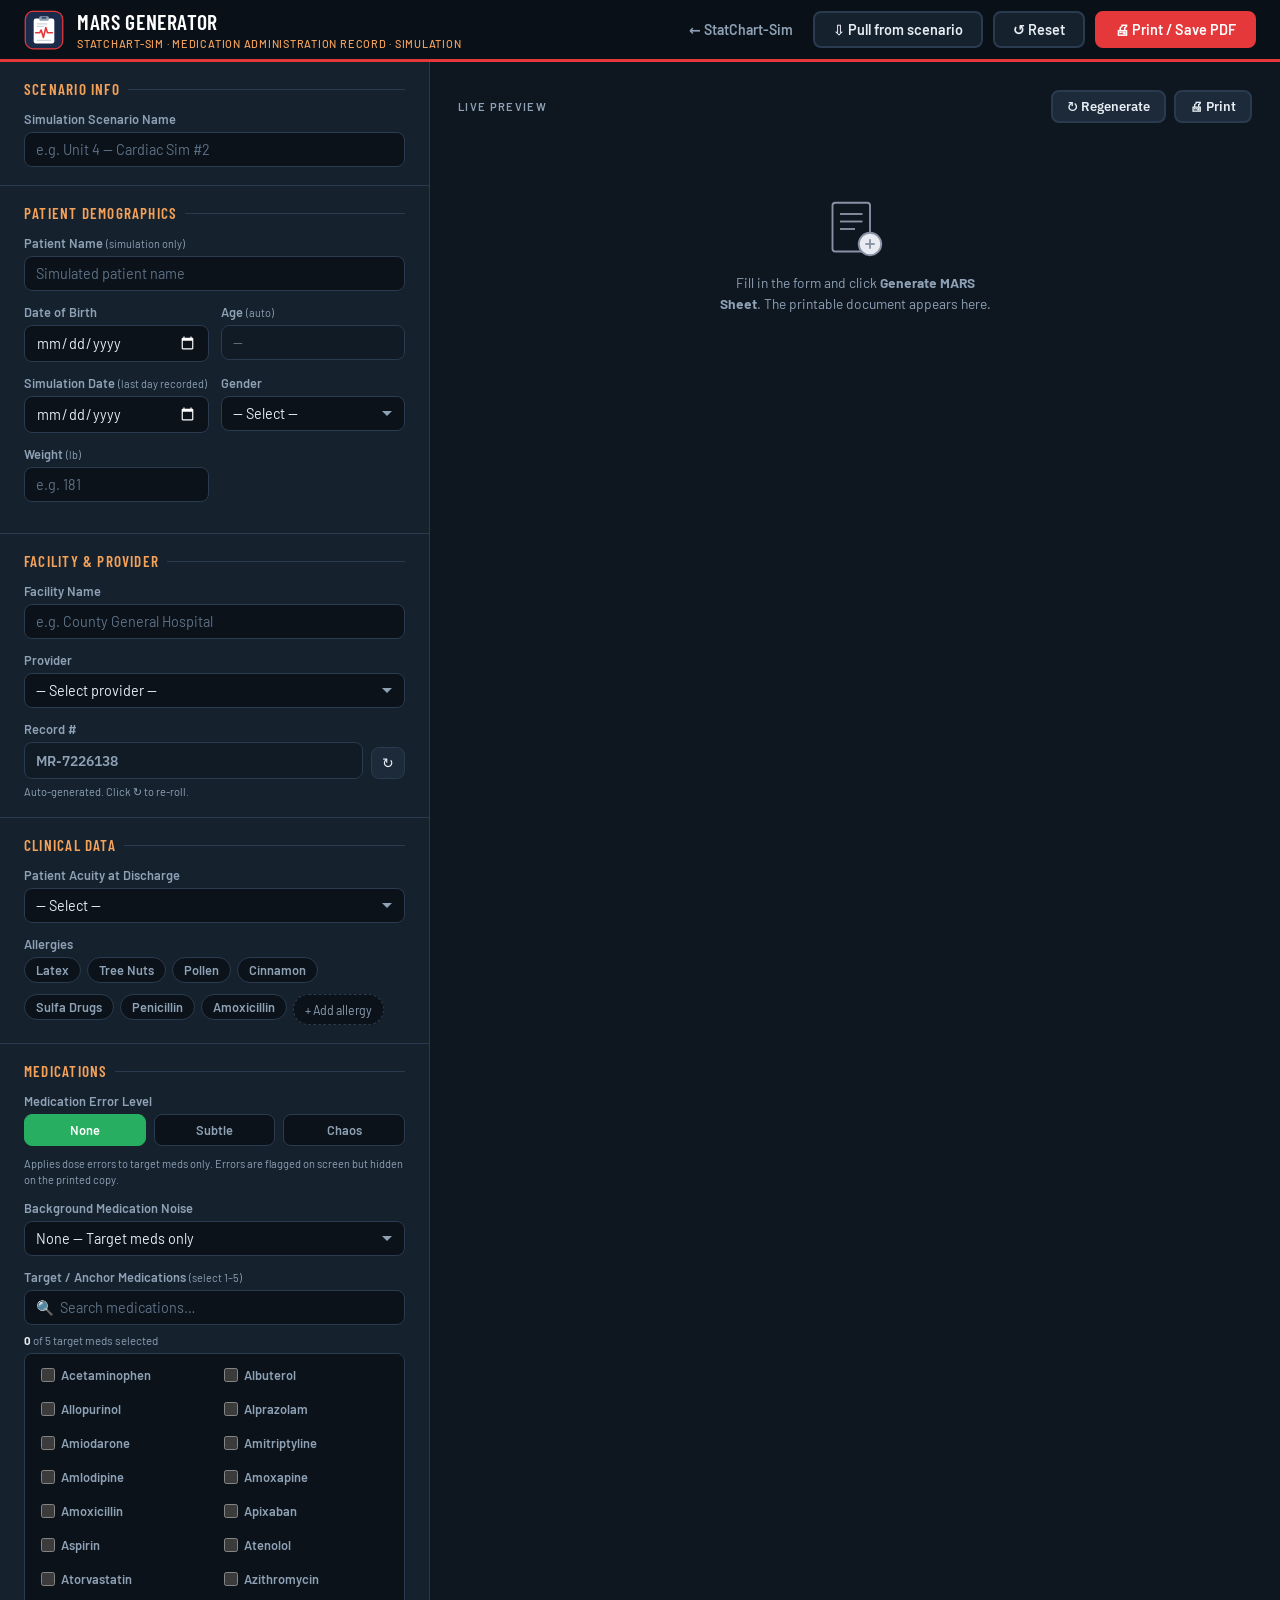
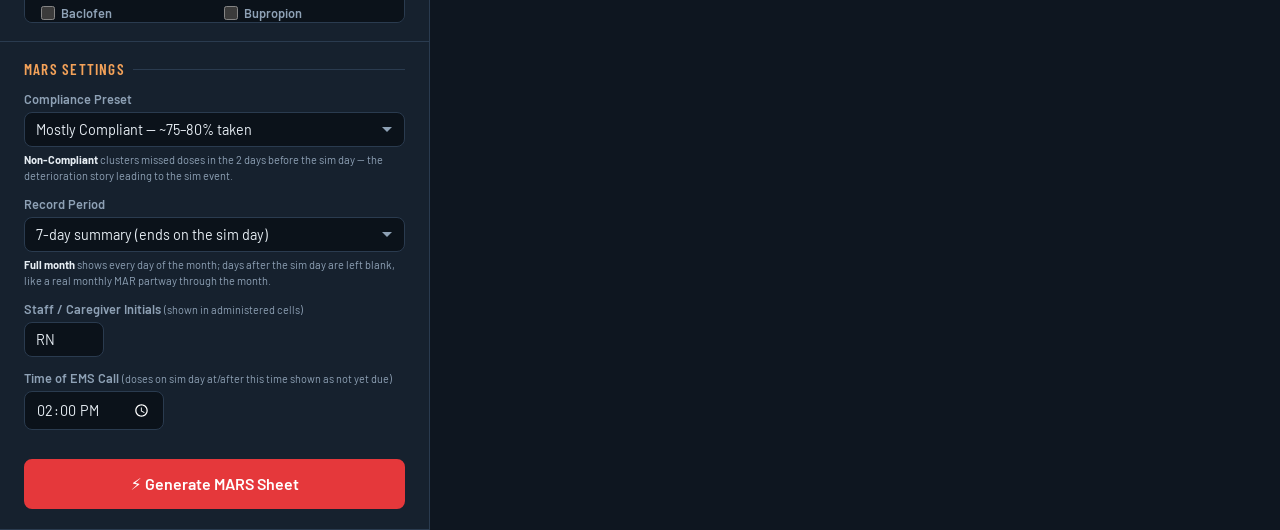
<file: statchart-sim/MARS/index.html>
<!DOCTYPE html>
<html lang="en">
<head>
<meta charset="UTF-8">
<meta name="viewport" content="width=device-width, initial-scale=1.0">
<title>MARS Generator — StatChart-Sim</title>
<link rel="preconnect" href="https://fonts.googleapis.com">
<link href="https://fonts.googleapis.com/css2?family=IBM+Plex+Sans:wght@300;400;500;600;700&family=Libre+Baskerville:ital,wght@0,400;0,700;1,400&display=swap" rel="stylesheet">
<style>
:root{
  --navy:#1B2A4A;--navy-light:#253660;--gold:#C9871E;--gold-light:#F0A830;
  --bg:#EDF0F5;--white:#FFF;--gray-100:#F8F9FC;--gray-200:#E8ECF2;
  --gray-300:#CDD4E0;--gray-500:#8892A4;--gray-700:#4A5568;--text:#1B2A4A;
  --danger:#C0392B;--success:#27AE60;--warn:#E67E22;
  --font-ui:'IBM Plex Sans',sans-serif;--font-doc:'Libre Baskerville',Georgia,serif;
  --radius:8px;--shadow:0 2px 12px rgba(27,42,74,.10);--shadow-lg:0 8px 32px rgba(27,42,74,.15);
}
*,*::before,*::after{box-sizing:border-box;margin:0;padding:0}
html{font-size:16px}
body{font-family:var(--font-ui);background:var(--bg);color:var(--text);min-height:100vh;display:flex;flex-direction:column}
.app-header{background:var(--navy);color:#fff;padding:0 24px;height:62px;display:flex;align-items:center;justify-content:space-between;gap:16px;border-bottom:3px solid var(--gold);position:sticky;top:0;z-index:100;box-shadow:var(--shadow)}
.header-brand{display:flex;align-items:center;gap:13px}
.header-badge{width:40px;height:46px;flex-shrink:0}
.header-title{font-size:1rem;font-weight:600;letter-spacing:.01em;line-height:1.2}
.header-subtitle{font-size:.68rem;color:var(--gold-light);font-weight:300;letter-spacing:.07em;text-transform:uppercase;margin-top:2px}
.header-actions{display:flex;gap:10px;align-items:center}
.app-body{display:grid;grid-template-columns:430px 1fr;flex:1;height:calc(100vh - 62px);overflow:hidden}
.form-panel{background:var(--white);overflow-y:auto;border-right:1px solid var(--gray-200)}
.form-section{padding:18px 24px;border-bottom:1px solid var(--gray-200)}
.section-label{font-size:.64rem;font-weight:600;letter-spacing:.12em;text-transform:uppercase;color:var(--gold);margin-bottom:13px;display:flex;align-items:center;gap:8px}
.section-label::after{content:'';flex:1;height:1px;background:var(--gray-200)}
.field{margin-bottom:13px}
.field:last-child{margin-bottom:0}
label{display:block;font-size:.77rem;font-weight:500;color:var(--gray-700);margin-bottom:5px}
label .hint{font-size:.68rem;color:var(--gray-500);font-weight:400}
input[type=text],input[type=date],input[type=number],select,textarea{width:100%;padding:8px 11px;font-family:var(--font-ui);font-size:.85rem;border:1.5px solid var(--gray-300);border-radius:var(--radius);background:var(--gray-100);color:var(--text);transition:border-color .15s,box-shadow .15s;outline:none;appearance:none}
input:focus,select:focus,textarea:focus{border-color:var(--navy);box-shadow:0 0 0 3px rgba(27,42,74,.08);background:#fff}
select{background-image:url("data:image/svg+xml,%3Csvg xmlns='http://www.w3.org/2000/svg' width='12' height='8' viewBox='0 0 12 8'%3E%3Cpath fill='%234A5568' d='M1 1l5 5 5-5'/%3E%3C/svg%3E");background-repeat:no-repeat;background-position:right 11px center;padding-right:30px;cursor:pointer}
.field-row{display:grid;grid-template-columns:1fr 1fr;gap:12px}
.field-row-inline{display:flex;gap:8px;align-items:flex-end}
.field-row-inline .field{flex:1;margin-bottom:0}
.field-note{font-size:.69rem;color:var(--gray-500);margin-top:5px;line-height:1.4}
.check-group{display:flex;flex-wrap:wrap;gap:6px}
.check-pill{display:inline-flex;align-items:center;padding:4px 11px;border:1.5px solid var(--gray-300);border-radius:20px;font-size:.77rem;cursor:pointer;transition:all .12s;background:var(--gray-100);user-select:none;color:var(--gray-700)}
.check-pill input{display:none}
.check-pill:has(input:checked){background:var(--navy);border-color:var(--navy);color:#fff}
.check-pill:hover{border-color:var(--navy)}
.med-search-input{margin-bottom:8px}
.med-grid{display:grid;grid-template-columns:1fr 1fr;gap:3px;max-height:270px;overflow-y:auto;padding:8px;border:1.5px solid var(--gray-200);border-radius:var(--radius);background:var(--gray-100)}
.med-item{display:flex;align-items:center;gap:6px;padding:5px 8px;border-radius:4px;font-size:.77rem;cursor:pointer;transition:background .1s;color:var(--gray-700);user-select:none}
.med-item:hover{background:var(--gray-200)}
.med-item input[type=checkbox]{width:14px;height:14px;flex-shrink:0;accent-color:var(--navy);cursor:pointer}
.med-item.is-target{background:rgba(27,42,74,.08);color:var(--navy);font-weight:600}
.med-count{font-size:.72rem;color:var(--gray-500);margin-bottom:6px}
.med-count .count-num{font-weight:700;color:var(--navy)}
.med-count .count-warn{color:var(--danger);font-weight:600}
.target-dx-list{margin-top:8px;display:flex;flex-direction:column;gap:4px}
.target-dx-list:empty{display:none}
.target-dx-row{display:flex;flex-wrap:wrap;align-items:center;gap:4px 8px;padding:6px 8px;border:1.5px solid var(--gray-200);border-radius:var(--radius);background:var(--white);font-size:.77rem}
.target-dx-name{font-weight:600;color:var(--navy);min-width:110px}
.target-dx-row select{flex:1;min-width:150px;font-size:.75rem;padding:3px 6px}
.target-dx-single{flex:1;min-width:150px;color:var(--gray-700)}
.target-dx-info{flex-basis:100%;font-size:.7rem;color:var(--gray-500)}
.level-group{display:flex;gap:8px}
.level-pill{flex:1;text-align:center;padding:7px 4px;border:1.5px solid var(--gray-300);border-radius:var(--radius);font-size:.77rem;font-weight:600;cursor:pointer;transition:all .12s;background:var(--gray-100);user-select:none}
.level-pill input{display:none}
.level-pill:has(input:checked)[data-level=none]{background:var(--success);border-color:var(--success);color:#fff}
.level-pill:has(input:checked)[data-level=subtle]{background:var(--warn);border-color:var(--warn);color:#fff}
.level-pill:has(input:checked)[data-level=chaos]{background:var(--danger);border-color:var(--danger);color:#fff}
.level-pill:hover{border-color:var(--navy)}
.btn{display:inline-flex;align-items:center;gap:7px;padding:8px 18px;border-radius:var(--radius);font-family:var(--font-ui);font-size:.82rem;font-weight:600;cursor:pointer;border:2px solid transparent;transition:all .15s;white-space:nowrap}
.btn-primary{background:var(--gold);color:var(--navy);border-color:var(--gold)}
.btn-primary:hover{background:var(--gold-light);border-color:var(--gold-light);transform:translateY(-1px);box-shadow:0 4px 12px rgba(201,135,30,.4)}
.btn-outline{background:transparent;color:#fff;border-color:rgba(255,255,255,.4)}
.btn-outline:hover{background:rgba(255,255,255,.1);border-color:#fff}
.btn-ghost{background:transparent;color:var(--gray-700);border-color:var(--gray-300);padding:6px 14px;font-size:.8rem}
.btn-ghost:hover{border-color:var(--navy);color:var(--navy)}
.btn-icon{padding:7px 10px;background:var(--gray-100);border:1.5px solid var(--gray-300);border-radius:var(--radius);cursor:pointer;font-size:.85rem;transition:all .12s;flex-shrink:0}
.btn-icon:hover{border-color:var(--navy);background:#fff}
.generate-btn{width:100%;justify-content:center;padding:13px;font-size:.92rem;background:var(--navy);color:#fff;border-color:var(--navy);margin:16px 0 2px}
.generate-btn:hover{background:var(--navy-light);transform:translateY(-1px);box-shadow:var(--shadow-lg)}
.preview-panel{overflow-y:auto;background:#D8DCE5;padding:28px;display:flex;flex-direction:column;align-items:center}
.preview-toolbar{width:100%;max-width:960px;display:flex;justify-content:space-between;align-items:center;margin-bottom:16px}
.preview-toolbar h2{font-size:.7rem;font-weight:600;letter-spacing:.12em;text-transform:uppercase;color:var(--gray-500)}
.preview-empty{flex:1;display:flex;flex-direction:column;align-items:center;justify-content:center;color:var(--gray-500);text-align:center;gap:14px;padding:60px 20px}
.preview-empty p{font-size:.86rem;max-width:280px;line-height:1.5}
.scenario-badge{background:var(--navy);color:#fff;font-size:8pt;font-family:var(--font-ui);padding:5px 12px;border-radius:3px;margin-bottom:16px;display:inline-block;letter-spacing:.04em;max-width:960px;width:100%}
/* MARS DOCUMENT */
.mars-doc{width:100%;max-width:960px;background:#fff;box-shadow:var(--shadow-lg);border-radius:2px;font-family:var(--font-doc);color:#111;padding:28px 32px;font-size:9pt;line-height:1.4}
.mars-header{display:flex;justify-content:space-between;align-items:flex-start;margin-bottom:12px;gap:16px}
.mars-header-left{flex:1}
.mars-doc-title{font-size:17pt;font-weight:700;line-height:1.1}
.mars-subtitle{font-size:7.5pt;color:#555;font-family:var(--font-ui);margin-bottom:8px;font-style:italic}
.mars-logo{width:78px;height:auto;flex-shrink:0}
.mars-info-table{width:100%;border-collapse:collapse;font-size:8.5pt;margin-bottom:8px}
.mars-info-table td{padding:3px 6px 3px 0;vertical-align:top}
.mars-divider{border:none;border-top:1.5px solid #000;margin:6px 0}
.mars-compliance-bar{font-family:var(--font-ui);font-size:7.5pt;padding:4px 10px;border-radius:4px;margin-bottom:8px;display:flex;justify-content:space-between;align-items:center;flex-wrap:wrap;gap:4px}
.compliance-compliant{background:#edfbf3;border:1px solid #27ae60;color:#1a7a42}
.compliance-mostly{background:#fff9ed;border:1px solid #e67e22;color:#9a5200}
.compliance-noncompliant{background:#fef0ee;border:1px solid #c0392b;color:#7a1a10}
.mars-table{width:100%;border-collapse:collapse;font-size:7.5pt;margin-bottom:10px}
.mars-table thead th{background:var(--navy);color:#fff;padding:4px 3px;border:1px solid #000;text-align:center;font-size:6.5pt;letter-spacing:.02em;font-family:var(--font-ui);line-height:1.3}
.mars-th-med{text-align:left!important;min-width:190px;padding-left:6px!important}
.mars-th-rt{width:34px}
.mars-th-time{width:48px}
.mars-day-head{width:54px;font-size:6.5pt}
.mars-scenario-day{background:#a93226!important}
.scenario-day-tag{font-size:5pt;display:block;letter-spacing:.03em;margin-top:1px;opacity:.9}
.mars-table tbody tr.mars-target{background:rgba(27,42,74,.035)}
.mars-sep-row td{height:3px!important;background:var(--gray-200);padding:0!important;border:none!important}
.mars-med-name{text-align:left;font-weight:700;font-size:7.5pt;padding:3px 5px 3px 4px;vertical-align:top;border:1px solid #aaa;line-height:1.3}
.mars-med-dose{display:block;font-weight:400;font-size:6.5pt;color:#555;font-family:var(--font-ui);margin-top:1px}
.mars-route{text-align:center;font-size:7pt;border:1px solid #aaa;vertical-align:middle}
.mars-time{text-align:center;font-weight:600;font-size:7pt;border:1px solid #aaa;vertical-align:middle;padding:2px}
.mars-cell{text-align:center;border:1px solid #d0d0d0;height:20px;vertical-align:middle;padding:1px}
.mars-cell.mars-pending{background:#f5f6f8}
.mars-pending-sym{color:#b8c0cc;font-size:10pt;line-height:1;display:block;margin-top:-1px}
.mars-cell.mars-last-day{border:1.5px solid #a93226!important;background:rgba(169,50,38,.03)}
.mars-init{font-weight:700;font-size:7pt;color:var(--navy)}
.mars-circle{color:#bbb;font-size:11pt;line-height:1;display:block;margin-top:-1px}
/* Full-month view: 28-31 narrow day columns */
.mars-month .mars-th-med{min-width:150px}
.mars-month .mars-day-head{width:auto;min-width:0;font-size:5.6pt;padding:2px 0;line-height:1.15}
.mars-month .mars-wk{font-weight:400;opacity:.75}
.mars-month .mars-cell{height:16px;padding:0}
.mars-month .mars-init{font-size:5.2pt;letter-spacing:-.2px}
.mars-month .mars-circle{font-size:8pt}
.mars-month .mars-pending-sym{font-size:8pt}
.mars-month .scenario-day-tag{font-size:4.4pt}
.mars-month .mars-future{background:#fafafa}
.mars-err-flag{margin-left:3px;font-size:7pt}
.mars-section-head{font-family:var(--font-ui);font-size:8pt;font-weight:700;text-transform:uppercase;letter-spacing:.08em;color:var(--navy);border-bottom:1.5px solid var(--navy);padding-bottom:3px;margin:10px 0 6px}
.mars-prn-table{width:100%;border-collapse:collapse;font-size:7.5pt;margin-bottom:10px}
.mars-prn-table th{background:#2c3e50;color:#fff;padding:4px 6px;font-size:6.5pt;font-family:var(--font-ui);letter-spacing:.04em;text-align:left;border:1px solid #000}
.mars-prn-table td{padding:4px 6px;border:1px solid #ccc;vertical-align:top}
.mars-prn-table tr:nth-child(even) td{background:#f9f9f9}
.prn-init{font-weight:700;text-align:center}
.mars-legend{font-family:var(--font-ui);font-size:7pt;color:#555;margin-top:8px;padding:6px 8px;background:#f8f9fc;border-radius:4px;line-height:1.7;border:1px solid var(--gray-200)}
.doc-footer{margin-top:10px;padding-top:8px;border-top:1px solid #ccc;font-family:var(--font-ui);font-size:7.5pt;color:#888;text-align:center;letter-spacing:.03em}
@media print{
  @page{size:letter landscape;margin:0.4in 0.45in}
  *{-webkit-print-color-adjust:exact!important;print-color-adjust:exact!important}
  body{background:#fff}
  .app-header,.form-panel,.preview-toolbar,.scenario-badge{display:none!important}
  .app-body{display:block;height:auto;overflow:visible}
  .preview-panel{padding:0;background:#fff;display:block;overflow:visible}
  .mars-doc{box-shadow:none;max-width:100%;padding:0}
  .mars-compliance-bar .screen-flag,.mars-err-flag{display:none!important}
}
@media(max-width:900px){.app-body{grid-template-columns:1fr;height:auto}}
</style>
<link rel="icon" href="../assets/logo.svg" type="image/svg+xml">
<link rel="stylesheet" href="../../assets/tool-theme.css">
<script src="../../assets/scenario-link.js"></script>
<script src="../../assets/custom-allergies.js"></script>
</head>
<body>
<header class="app-header">
  <div class="header-brand">
    <img class="header-badge" id="headerLogo" alt="StatChart-Sim logo">
    <div>
      <div class="header-title">MARS Generator</div>
      <div class="header-subtitle">StatChart-Sim · Medication Administration Record · Simulation</div>
    </div>
  </div>
  <div class="header-actions">
    <a class="back-link" href="../index.html">← StatChart-Sim</a>
    <button class="btn btn-outline" type="button" onclick="pullFromScenario()" title="Fill the patient details from the scenario open in the Scenario Builder">⇩ Pull from scenario</button>
    <button class="btn btn-outline" onclick="resetForm()">↺ Reset</button>
    <button class="btn btn-primary" onclick="window.print()">🖨 Print / Save PDF</button>
  </div>
</header>

<div class="app-body">
  <aside class="form-panel">

    <div class="form-section">
      <div class="section-label">Scenario Info</div>
      <div class="field">
        <label>Simulation Scenario Name</label>
        <input type="text" id="scenarioName" placeholder="e.g. Unit 4 — Cardiac Sim #2" oninput="liveRender()">
      </div>
    </div>

    <div class="form-section">
      <div class="section-label">Patient Demographics</div>
      <div class="field">
        <label>Patient Name <span class="hint">(simulation only)</span></label>
        <input type="text" id="patientName" placeholder="Simulated patient name" oninput="liveRender()">
      </div>
      <div class="field-row">
        <div class="field">
          <label>Date of Birth</label>
          <input type="date" id="dob" onchange="calcAge();liveRender()">
        </div>
        <div class="field">
          <label>Age <span class="hint">(auto)</span></label>
          <input type="text" id="ageDisplay" readonly placeholder="—" style="background:#f0f2f5;cursor:default">
        </div>
      </div>
      <div class="field-row">
        <div class="field">
          <label>Simulation Date <span class="hint">(last day recorded)</span></label>
          <input type="date" id="simDate" onchange="liveRender()">
        </div>
        <div class="field">
          <label>Gender</label>
          <select id="gender" onchange="liveRender()">
            <option value="">— Select —</option>
            <option>Male</option><option>Female</option><option>Prefer not to say</option>
          </select>
        </div>
      </div>
      <div class="field-row">
        <div class="field">
          <label>Weight <span class="hint">(lb)</span></label>
          <input type="number" id="weight" min="1" max="1000" step="1" placeholder="e.g. 181" oninput="liveRender()">
        </div>
        <div class="field"></div>
      </div>
    </div>

    <div class="form-section">
      <div class="section-label">Facility &amp; Provider</div>
      <div class="field">
        <label>Facility Name</label>
        <input type="text" id="facilityName" placeholder="e.g. County General Hospital" oninput="liveRender()">
      </div>
      <div class="field">
        <label>Provider</label>
        <select id="provider" onchange="liveRender()">
          <option value="">— Select provider —</option>
          <option>Dr. Henry Jones, Jr.</option>
          <option>Dr. Niels Bohr</option>
          <option>Dr. Janet Romulo</option>
        </select>
      </div>
      <div class="field">
        <label>Record #</label>
        <div class="field-row-inline">
          <div class="field"><input type="text" id="recordNum" readonly style="background:#f0f2f5;cursor:default;font-family:var(--font-ui);font-weight:600"></div>
          <button class="btn-icon" onclick="genRecord()" title="Generate new Record #">↻</button>
        </div>
        <div class="field-note">Auto-generated. Click ↻ to re-roll.</div>
      </div>
    </div>

    <div class="form-section">
      <div class="section-label">Clinical Data</div>

      <div class="field">
        <label>Patient Acuity at Discharge</label>
        <select id="acuity" onchange="liveRender()">
          <option value="">— Select —</option>
          <option value="good">Stable / Good (Ambulatory)</option>
          <option value="fair">Stable / Fair (Requires Assistance)</option>
          <option value="guarded">Guarded (High Risk of Re-admission)</option>
          <option value="unchanged">Unchanged (Awaiting Further Diagnostics)</option>
        </select>
      </div>
      <div class="field">
        <label>Allergies</label>
        <div class="check-group" id="allergyGroup">
          <label class="check-pill"><input type="checkbox" value="Latex" onchange="liveRender()">Latex</label>
          <label class="check-pill"><input type="checkbox" value="Tree Nuts" onchange="liveRender()">Tree Nuts</label>
          <label class="check-pill"><input type="checkbox" value="Pollen" onchange="liveRender()">Pollen</label>
          <label class="check-pill"><input type="checkbox" value="Cinnamon" onchange="liveRender()">Cinnamon</label>
          <label class="check-pill"><input type="checkbox" value="Sulfa Drugs" onchange="liveRender()">Sulfa Drugs</label>
          <label class="check-pill"><input type="checkbox" value="Penicillin" onchange="liveRender()">Penicillin</label>
          <label class="check-pill"><input type="checkbox" value="Amoxicillin" onchange="liveRender()">Amoxicillin</label>
        </div>
      </div>
    </div>

    <div class="form-section">
      <div class="section-label">Medications</div>
      <div class="field">
        <label>Medication Error Level</label>
        <div class="level-group">
          <label class="level-pill" data-level="none"><input type="radio" name="medError" value="none" checked onchange="liveRender()">None</label>
          <label class="level-pill" data-level="subtle"><input type="radio" name="medError" value="subtle" onchange="liveRender()">Subtle</label>
          <label class="level-pill" data-level="chaos"><input type="radio" name="medError" value="chaos" onchange="liveRender()">Chaos</label>
        </div>
        <div class="field-note">Applies dose errors to target meds only. Errors are flagged on screen but hidden on the printed copy.</div>
      </div>
      <div class="field">
        <label>Background Medication Noise</label>
        <select id="medNoise" onchange="liveRender()">
          <option value="none">None — Target meds only</option>
          <option value="moderate">Moderate — +5 to 10 extra meds</option>
          <option value="complex">Complex — +10 to 25 extra meds</option>
        </select>
      </div>
      <div class="field">
        <label>Target / Anchor Medications <span class="hint">(select 1–5)</span></label>
        <input type="text" class="med-search-input" id="medSearch" placeholder="🔍  Search medications…" oninput="filterMeds()">
        <div class="med-count" id="medCount"><span class="count-num">0</span> of 5 target meds selected</div>
        <div class="med-grid" id="medGrid"></div>
        <div class="target-dx-list" id="targetDxList"></div>
      </div>
    </div>

    <div class="form-section">
      <div class="section-label">MARS Settings</div>
      <div class="field">
        <label>Compliance Preset</label>
        <select id="marsCompliance">
          <option value="compliant">Compliant — ≥95% of doses taken</option>
          <option value="mostly" selected>Mostly Compliant — ~75–80% taken</option>
          <option value="noncompliant">Non-Compliant — ~40–50%, worsening</option>
        </select>
        <div class="field-note"><b>Non-Compliant</b> clusters missed doses in the 2 days before the sim day — the deterioration story leading to the sim event.</div>
      </div>
      <div class="field">
        <label>Record Period</label>
        <select id="marsPeriod" onchange="liveRender()">
          <option value="week" selected>7-day summary (ends on the sim day)</option>
          <option value="month">Full month (calendar month of the sim day)</option>
        </select>
        <div class="field-note"><b>Full month</b> shows every day of the month; days after the sim day are left blank, like a real monthly MAR partway through the month.</div>
      </div>
      <div class="field">
        <label>Staff / Caregiver Initials <span class="hint">(shown in administered cells)</span></label>
        <input type="text" id="marsInitials" placeholder="RN" maxlength="4" value="RN" style="max-width:80px">
      </div>
      <div class="field" style="margin-top:10px">
        <label>Time of EMS Call <span class="hint">(doses on sim day at/after this time shown as not yet due)</span></label>
        <input type="time" id="callTime" value="14:00" style="max-width:130px">
      </div>
      <button class="btn generate-btn" onclick="generateMARS()">⚡ Generate MARS Sheet</button>
    </div>

  </aside>

  <main class="preview-panel">
    <div class="preview-toolbar">
      <h2>Live Preview</h2>
      <div style="display:flex;gap:8px">
        <button class="btn btn-ghost" onclick="generateMARS()">↻ Regenerate</button>
        <button class="btn btn-ghost" onclick="window.print()">🖨 Print</button>
      </div>
    </div>
    <div id="previewContent">
      <div class="preview-empty">
        <svg width="60" height="60" viewBox="0 0 64 64" fill="none">
          <rect x="8" y="4" width="40" height="52" rx="3" stroke="#8892A4" stroke-width="2"/>
          <line x1="16" y1="16" x2="40" y2="16" stroke="#8892A4" stroke-width="2"/>
          <line x1="16" y1="24" x2="40" y2="24" stroke="#8892A4" stroke-width="2"/>
          <line x1="16" y1="32" x2="32" y2="32" stroke="#8892A4" stroke-width="2"/>
          <circle cx="48" cy="48" r="12" fill="#E8ECF2" stroke="#8892A4" stroke-width="2"/>
          <line x1="48" y1="43" x2="48" y2="53" stroke="#8892A4" stroke-width="2"/>
          <line x1="43" y1="48" x2="53" y2="48" stroke="#8892A4" stroke-width="2"/>
        </svg>
        <p>Fill in the form and click <strong>Generate MARS Sheet</strong>. The printable document appears here.</p>
      </div>
    </div>
  </main>
</div>

<script>

const ALL_MEDS=["Acetaminophen","Albuterol","Allopurinol","Alprazolam","Amiodarone","Amitriptyline","Amlodipine","Amoxapine","Amoxicillin","Apixaban","Aspirin","Atenolol","Atorvastatin","Azithromycin","Baclofen","Bupropion","Carvedilol","Celecoxib","Cephalexin","Citalopram","Clomipramine","Clonazepam","Clonidine","Clopidogrel","Cyclobenzaprine","Desipramine","Digoxin","Diltiazem","Donepezil","Doxepin","Duloxetine","Enalapril","Escitalopram","Famotidine","Fluoxetine","Furosemide","Gabapentin","Glipizide","Hydralazine","Hydrochlorothiazide","Hydrocodone/APAP","Ibuprofen","Imipramine","Insulin Glargine","Isosorbide Mononitrate","Levetiracetam","Levothyroxine","Lisinopril","Lithium","Lorazepam","Losartan","Meloxicam","Metformin","Methylprednisolone","Metoprolol Succinate","Montelukast","Naproxen","Nitroglycerin SL","Nortriptyline","Omeprazole","Ondansetron","Oxycodone/APAP","Pantoprazole","Paroxetine","Phenytoin","Potassium Chloride","Pravastatin","Prednisone","Protriptyline","Quetiapine","Rivaroxaban","Sertraline","Spironolactone","Tamsulosin","Topiramate","Tramadol","Trazodone","Trimipramine","Valsartan","Venlafaxine","Warfarin"];const MED_DB={
"Amitriptyline":{str:"25 mg",route:"PO",freq:"at bedtime",base:25,unit:"mg"},
"Amoxapine":{str:"50 mg",route:"PO",freq:"BID",base:50,unit:"mg"},
"Clomipramine":{str:"25 mg",route:"PO",freq:"once daily",base:25,unit:"mg"},
"Desipramine":{str:"25 mg",route:"PO",freq:"once daily",base:25,unit:"mg"},
"Doxepin":{str:"25 mg",route:"PO",freq:"at bedtime",base:25,unit:"mg"},
"Imipramine":{str:"25 mg",route:"PO",freq:"at bedtime",base:25,unit:"mg"},
"Nortriptyline":{str:"25 mg",route:"PO",freq:"at bedtime",base:25,unit:"mg"},
"Protriptyline":{str:"5 mg",route:"PO",freq:"TID",base:5,unit:"mg"},
"Trimipramine":{str:"25 mg",route:"PO",freq:"at bedtime",base:25,unit:"mg"},
"Acetaminophen":{str:"500 mg",route:"PO",freq:"q6h PRN pain/fever",base:500,unit:"mg"},
"Albuterol":{str:"2.5 mg",route:"NEB",freq:"q4–6h PRN wheezing",base:2.5,unit:"mg"},
"Allopurinol":{str:"300 mg",route:"PO",freq:"once daily",base:300,unit:"mg"},
"Alprazolam":{str:"0.25 mg",route:"PO",freq:"TID PRN anxiety",base:0.25,unit:"mg"},
"Amiodarone":{str:"200 mg",route:"PO",freq:"once daily",base:200,unit:"mg"},
"Amlodipine":{str:"5 mg",route:"PO",freq:"once daily",base:5,unit:"mg"},
"Amoxicillin":{str:"500 mg",route:"PO",freq:"TID × 10 days",base:500,unit:"mg"},
"Apixaban":{str:"5 mg",route:"PO",freq:"BID",base:5,unit:"mg"},
"Aspirin":{str:"81 mg",route:"PO",freq:"once daily",base:81,unit:"mg"},
"Atenolol":{str:"50 mg",route:"PO",freq:"once daily",base:50,unit:"mg"},
"Atorvastatin":{str:"40 mg",route:"PO",freq:"every evening",base:40,unit:"mg"},
"Azithromycin":{str:"250 mg",route:"PO",freq:"once daily × 5 days",base:250,unit:"mg"},
"Baclofen":{str:"10 mg",route:"PO",freq:"TID",base:10,unit:"mg"},
"Bupropion":{str:"150 mg",route:"PO",freq:"BID",base:150,unit:"mg"},
"Carvedilol":{str:"6.25 mg",route:"PO",freq:"BID with meals",base:6.25,unit:"mg"},
"Celecoxib":{str:"200 mg",route:"PO",freq:"once daily",base:200,unit:"mg"},
"Cephalexin":{str:"500 mg",route:"PO",freq:"QID × 7 days",base:500,unit:"mg"},
"Citalopram":{str:"20 mg",route:"PO",freq:"once daily",base:20,unit:"mg"},
"Clonazepam":{str:"0.5 mg",route:"PO",freq:"BID",base:0.5,unit:"mg"},
"Clonidine":{str:"0.1 mg",route:"PO",freq:"BID",base:0.1,unit:"mg"},
"Clopidogrel":{str:"75 mg",route:"PO",freq:"once daily",base:75,unit:"mg"},
"Cyclobenzaprine":{str:"5 mg",route:"PO",freq:"TID PRN muscle spasm",base:5,unit:"mg"},
"Digoxin":{str:"0.125 mg",route:"PO",freq:"once daily",base:0.125,unit:"mg"},
"Diltiazem":{str:"120 mg",route:"PO",freq:"BID",base:120,unit:"mg"},
"Donepezil":{str:"5 mg",route:"PO",freq:"every bedtime",base:5,unit:"mg"},
"Duloxetine":{str:"30 mg",route:"PO",freq:"once daily",base:30,unit:"mg"},
"Enalapril":{str:"5 mg",route:"PO",freq:"BID",base:5,unit:"mg"},
"Escitalopram":{str:"10 mg",route:"PO",freq:"once daily",base:10,unit:"mg"},
"Famotidine":{str:"20 mg",route:"PO",freq:"BID",base:20,unit:"mg"},
"Fluoxetine":{str:"20 mg",route:"PO",freq:"once daily",base:20,unit:"mg"},
"Furosemide":{str:"40 mg",route:"PO",freq:"once daily",base:40,unit:"mg"},
"Gabapentin":{str:"300 mg",route:"PO",freq:"TID",base:300,unit:"mg"},
"Glipizide":{str:"5 mg",route:"PO",freq:"once daily before breakfast",base:5,unit:"mg"},
"Hydralazine":{str:"25 mg",route:"PO",freq:"TID",base:25,unit:"mg"},
"Hydrochlorothiazide":{str:"25 mg",route:"PO",freq:"once daily",base:25,unit:"mg"},
"Hydrocodone/APAP":{str:"5/325 mg",route:"PO",freq:"q6h PRN pain",base:5,unit:"mg"},
"Ibuprofen":{str:"400 mg",route:"PO",freq:"q6h PRN with food",base:400,unit:"mg"},
"Insulin Glargine":{str:"10 units",route:"SQ",freq:"every bedtime",base:10,unit:"units"},
"Isosorbide Mononitrate":{str:"30 mg",route:"PO",freq:"once daily (morning)",base:30,unit:"mg"},
"Levetiracetam":{str:"500 mg",route:"PO",freq:"BID",base:500,unit:"mg"},
"Levothyroxine":{str:"50 mcg",route:"PO",freq:"daily, empty stomach",base:50,unit:"mcg"},
"Lisinopril":{str:"10 mg",route:"PO",freq:"once daily",base:10,unit:"mg"},
"Lithium":{str:"300 mg",route:"PO",freq:"TID",base:300,unit:"mg"},
"Lorazepam":{str:"0.5 mg",route:"PO",freq:"BID PRN anxiety",base:0.5,unit:"mg"},
"Losartan":{str:"50 mg",route:"PO",freq:"once daily",base:50,unit:"mg"},
"Meloxicam":{str:"15 mg",route:"PO",freq:"once daily with food",base:15,unit:"mg"},
"Metformin":{str:"500 mg",route:"PO",freq:"BID with meals",base:500,unit:"mg"},
"Methylprednisolone":{str:"4 mg",route:"PO",freq:"once daily",base:4,unit:"mg"},
"Metoprolol Succinate":{str:"25 mg",route:"PO",freq:"once daily",base:25,unit:"mg"},
"Montelukast":{str:"10 mg",route:"PO",freq:"every bedtime",base:10,unit:"mg"},
"Naproxen":{str:"250 mg",route:"PO",freq:"BID with food",base:250,unit:"mg"},
"Nitroglycerin SL":{str:"0.4 mg",route:"SL",freq:"PRN chest pain (q5min × 3)",base:0.4,unit:"mg"},
"Omeprazole":{str:"20 mg",route:"PO",freq:"once daily before meal",base:20,unit:"mg"},
"Ondansetron":{str:"4 mg",route:"PO",freq:"q8h PRN nausea",base:4,unit:"mg"},
"Oxycodone/APAP":{str:"5/325 mg",route:"PO",freq:"q6h PRN pain",base:5,unit:"mg"},
"Pantoprazole":{str:"40 mg",route:"PO",freq:"daily before breakfast",base:40,unit:"mg"},
"Paroxetine":{str:"20 mg",route:"PO",freq:"once daily",base:20,unit:"mg"},
"Phenytoin":{str:"100 mg",route:"PO",freq:"TID",base:100,unit:"mg"},
"Potassium Chloride":{str:"20 mEq",route:"PO",freq:"BID",base:20,unit:"mEq"},
"Pravastatin":{str:"40 mg",route:"PO",freq:"every evening",base:40,unit:"mg"},
"Prednisone":{str:"10 mg",route:"PO",freq:"once daily",base:10,unit:"mg"},
"Quetiapine":{str:"25 mg",route:"PO",freq:"every bedtime PRN",base:25,unit:"mg"},
"Rivaroxaban":{str:"20 mg",route:"PO",freq:"daily with evening meal",base:20,unit:"mg"},
"Sertraline":{str:"50 mg",route:"PO",freq:"once daily",base:50,unit:"mg"},
"Spironolactone":{str:"25 mg",route:"PO",freq:"once daily",base:25,unit:"mg"},
"Tamsulosin":{str:"0.4 mg",route:"PO",freq:"every bedtime",base:0.4,unit:"mg"},
"Topiramate":{str:"25 mg",route:"PO",freq:"BID",base:25,unit:"mg"},
"Tramadol":{str:"50 mg",route:"PO",freq:"q6h PRN pain",base:50,unit:"mg"},
"Trazodone":{str:"50 mg",route:"PO",freq:"every bedtime PRN",base:50,unit:"mg"},
"Valsartan":{str:"80 mg",route:"PO",freq:"once daily",base:80,unit:"mg"},
"Venlafaxine":{str:"75 mg",route:"PO",freq:"once daily",base:75,unit:"mg"},
"Warfarin":{str:"5 mg",route:"PO",freq:"once daily (INR monitoring)",base:5,unit:"mg"}
};;

const esc=s=>String(s).replace(/[&<>"]/g,c=>({'&':'&amp;','<':'&lt;','>':'&gt;','"':'&quot;'}[c]));
function calcAge(){const dob=document.getElementById('dob').value,el=document.getElementById('ageDisplay');if(!dob){el.value='';return}const t=new Date(),b=new Date(dob);let a=t.getFullYear()-b.getFullYear();const m=t.getMonth()-b.getMonth();if(m<0||(m===0&&t.getDate()<b.getDate()))a--;el.value=a+' yrs'}
function fmtDate(s){if(!s)return'';const[y,m,d]=s.split('-');const M=['January','February','March','April','May','June','July','August','September','October','November','December'];return`${M[+m-1]} ${+d}, ${y}`}
function genRecord(){document.getElementById('recordNum').value='MR-'+String(Math.floor(Math.random()*9000000)+1000000);}


// ── Medication → Diagnosis mapping ───────────────────────
const MED_DIAGNOSES={
"Amitriptyline":["Major Depressive Disorder","Neuropathic Pain","Migraine Prophylaxis"],
"Amoxapine":["Major Depressive Disorder"],
"Clomipramine":["Obsessive-Compulsive Disorder"],
"Desipramine":["Major Depressive Disorder"],
"Doxepin":["Depression with Anxiety","Insomnia"],
"Imipramine":["Major Depressive Disorder"],
"Nortriptyline":["Major Depressive Disorder","Neuropathic Pain"],
"Protriptyline":["Major Depressive Disorder"],
"Trimipramine":["Major Depressive Disorder"],
"Acetaminophen":["Pain Management"],
"Albuterol":["Asthma","COPD"],
"Allopurinol":["Gout","Hyperuricemia"],
"Alprazolam":["Anxiety Disorder","Panic Disorder"],
"Amiodarone":["Atrial Fibrillation","Ventricular Arrhythmia"],
"Amlodipine":["Hypertension","Coronary Artery Disease"],
"Amoxicillin":["Bacterial Infection"],
"Apixaban":["Atrial Fibrillation","DVT/PE Anticoagulation"],
"Aspirin":["Coronary Artery Disease","Cardiovascular Risk Reduction"],
"Atenolol":["Hypertension","Angina"],
"Atorvastatin":["Hyperlipidemia","Cardiovascular Disease"],
"Azithromycin":["Bacterial Infection","Community-Acquired Pneumonia"],
"Baclofen":["Muscle Spasm","Spasticity"],
"Bupropion":["Major Depressive Disorder","Smoking Cessation"],
"Carvedilol":["Heart Failure","Hypertension"],
"Celecoxib":["Osteoarthritis","Rheumatoid Arthritis"],
"Cephalexin":["Bacterial Infection","Skin & Soft Tissue Infection"],
"Citalopram":["Major Depressive Disorder","Anxiety"],
"Clonazepam":["Seizure Disorder","Anxiety Disorder"],
"Clonidine":["Hypertension"],
"Clopidogrel":["Coronary Artery Disease","Stroke Prevention"],
"Cyclobenzaprine":["Muscle Spasm"],
"Digoxin":["Heart Failure","Atrial Fibrillation"],
"Diltiazem":["Atrial Fibrillation","Hypertension","Angina"],
"Donepezil":["Alzheimer's Dementia"],
"Duloxetine":["Major Depressive Disorder","Neuropathic Pain"],
"Enalapril":["Hypertension","Heart Failure"],
"Escitalopram":["Major Depressive Disorder","Generalized Anxiety Disorder"],
"Famotidine":["GERD","Peptic Ulcer Disease"],
"Fluoxetine":["Major Depressive Disorder","Anxiety Disorder"],
"Furosemide":["Heart Failure","Edema","Hypertension"],
"Gabapentin":["Neuropathic Pain","Seizure Disorder"],
"Glipizide":["Type 2 Diabetes Mellitus"],
"Hydralazine":["Hypertension","Heart Failure"],
"Hydrochlorothiazide":["Hypertension","Edema"],
"Hydrocodone/APAP":["Pain Management"],
"Ibuprofen":["Pain Management","Inflammation"],
"Insulin Glargine":["Diabetes Mellitus"],
"Isosorbide Mononitrate":["Angina","Coronary Artery Disease"],
"Levetiracetam":["Seizure Disorder","Epilepsy"],
"Levothyroxine":["Hypothyroidism"],
"Lisinopril":["Hypertension","Heart Failure","Chronic Kidney Disease"],
"Lithium":["Bipolar Disorder"],
"Lorazepam":["Anxiety Disorder","Seizure Disorder"],
"Losartan":["Hypertension","Heart Failure","Chronic Kidney Disease"],
"Meloxicam":["Osteoarthritis","Rheumatoid Arthritis"],
"Metformin":["Type 2 Diabetes Mellitus"],
"Methylprednisolone":["Inflammatory Condition","Autoimmune Disease"],
"Metoprolol Succinate":["Hypertension","Heart Failure","Atrial Fibrillation"],
"Montelukast":["Asthma","Allergic Rhinitis"],
"Naproxen":["Pain Management","Osteoarthritis"],
"Nitroglycerin SL":["Angina","Coronary Artery Disease"],
"Omeprazole":["GERD","Peptic Ulcer Disease"],
"Ondansetron":["Nausea & Vomiting"],
"Oxycodone/APAP":["Pain Management"],
"Pantoprazole":["GERD","Peptic Ulcer Disease"],
"Paroxetine":["Major Depressive Disorder","Anxiety Disorder"],
"Phenytoin":["Seizure Disorder","Epilepsy"],
"Potassium Chloride":["Hypokalemia","Heart Failure"],
"Pravastatin":["Hyperlipidemia","Cardiovascular Disease"],
"Prednisone":["Inflammatory Condition","Asthma/COPD","Autoimmune Disease"],
"Quetiapine":["Bipolar Disorder","Major Depressive Disorder","Schizophrenia"],
"Rivaroxaban":["Atrial Fibrillation","DVT/PE Anticoagulation"],
"Sertraline":["Major Depressive Disorder","Anxiety Disorder"],
"Spironolactone":["Heart Failure","Hypertension"],
"Tamsulosin":["Benign Prostatic Hyperplasia (BPH)"],
"Topiramate":["Seizure Disorder","Migraine Prophylaxis"],
"Tramadol":["Pain Management"],
"Trazodone":["Major Depressive Disorder","Insomnia"],
"Valsartan":["Hypertension","Heart Failure"],
"Venlafaxine":["Major Depressive Disorder","Anxiety Disorder"],
"Warfarin":["Atrial Fibrillation","DVT/PE","Anticoagulation Therapy"]
};

// ── Per-diagnosis dose overrides ─────────────────────────
// Only needed where the dose/frequency differs by indication.
// Any field left out falls back to the MED_DB entry.
const MED_DX_DOSE={
"Amitriptyline":{"Neuropathic Pain":{str:"10 mg",base:10},"Migraine Prophylaxis":{str:"10 mg",base:10}},
"Doxepin":{"Insomnia":{str:"6 mg",base:6}},
"Nortriptyline":{"Neuropathic Pain":{str:"10 mg",base:10}},
"Trazodone":{"Major Depressive Disorder":{str:"150 mg",base:150,freq:"at bedtime"}},
"Quetiapine":{"Bipolar Disorder":{str:"300 mg",base:300,freq:"at bedtime"},
              "Major Depressive Disorder":{str:"150 mg",base:150,freq:"at bedtime"},
              "Schizophrenia":{str:"200 mg",base:200,freq:"BID"}}
};

// Pick ONE diagnosis per med. Seeded by patient + med name so the choice
// stays the same across live re-renders but changes for a new patient.
function pickDiagnosis(name,seedKey){
  const list=MED_DIAGNOSES[name]||[];
  if(list.length<=1)return list[0]||'';
  const r=makeSRNG(strHash(seedKey+'|'+name))();
  return list[Math.floor(r*list.length)];
}

// ── Per-target-med diagnosis choice ──────────────────────
// TARGET_DX[name] = chosen diagnosis, or '' / missing for Random.
const TARGET_DX={};
function resolveDx(name,seedKey){return TARGET_DX[name]||pickDiagnosis(name,seedKey);}
function doseFor(name,dx){const b=MED_DB[name];if(!b)return'';const d={...b,...((MED_DX_DOSE[name]||{})[dx]||{})};return`${d.str} ${d.route} ${d.freq}`;}
function renderTargetDxList(){
  const box=document.getElementById('targetDxList');if(!box)return;
  const targets=getTargetMeds().slice(0,5);
  Object.keys(TARGET_DX).forEach(k=>{if(!targets.includes(k))delete TARGET_DX[k];});
  box.innerHTML=targets.map(m=>{
    const list=MED_DIAGNOSES[m]||[];
    let ctl;
    if(list.length>1){
      const cur=TARGET_DX[m]||'';
      ctl=`<select data-med="${esc(m)}" onchange="setTargetDx(this)"><option value="">Random diagnosis</option>${list.map(d=>`<option value="${esc(d)}"${d===cur?' selected':''}>${esc(d)}</option>`).join('')}</select>`;
    }else{
      ctl=`<span class="target-dx-single">${esc(list[0]||'No diagnosis listed')}</span>`;
    }
    return`<div class="target-dx-row"><span class="target-dx-name">${esc(m)}</span>${ctl}<span class="target-dx-info" data-info="${esc(m)}"></span></div>`;
  }).join('');
  updateTargetDxInfo();
}
function setTargetDx(sel){const m=sel.dataset.med;if(sel.value)TARGET_DX[m]=sel.value;else delete TARGET_DX[m];updateTargetDxInfo();liveRender();}
function updateTargetDxInfo(){
  const seedKey=document.getElementById('patientName').value||'';
  document.querySelectorAll('.target-dx-info').forEach(el=>{
    const m=el.dataset.info,dx=resolveDx(m,seedKey),random=!TARGET_DX[m]&&(MED_DIAGNOSES[m]||[]).length>1;
    el.textContent=(random?`Random pick for this patient: ${dx} · `:'')+doseFor(m,dx);
  });
}

function buildDiagnosisFromMeds(meds){
  const counts={};
  meds.forEach(m=>{if(m.dx)counts[m.dx]=(counts[m.dx]||0)+1;});
  return Object.entries(counts)
    .sort((a,b)=>b[1]-a[1]||a[0].localeCompare(b[0]))
    .map(([d])=>d);
}

// MED GRID
function buildMedGrid(){const g=document.getElementById('medGrid');g.innerHTML='';ALL_MEDS.forEach(m=>{const l=document.createElement('label');l.className='med-item';l.dataset.med=m;l.innerHTML=`<input type="checkbox" value="${esc(m)}" onchange="onMedChange()"><span>${esc(m)}</span>`;g.appendChild(l)})}
function filterMeds(){const q=document.getElementById('medSearch').value.toLowerCase();document.querySelectorAll('.med-item').forEach(el=>{el.style.display=el.dataset.med.toLowerCase().includes(q)?'flex':'none'})}
function getTargetMeds(){return[...document.querySelectorAll('.med-item input:checked')].map(c=>c.value)}
function onMedChange(){const c=getTargetMeds(),n=c.length,el=document.getElementById('medCount');el.innerHTML=n>5?`<span class="count-warn">⚠ Max 5 — please deselect one</span>`:`<span class="count-num">${n}</span> of 5 target meds selected`;document.querySelectorAll('.med-item').forEach(it=>{const cb=it.querySelector('input');it.classList.toggle('is-target',cb.checked);cb.disabled=(n>=5&&!cb.checked)});renderTargetDxList();liveRender()}

// MED ERROR
function applyMedError(name,lvl,dx){const base=MED_DB[name];if(!base)return{doseStr:'(unlisted)',route:'',freq:'',errored:false};const db={...base,...((MED_DX_DOSE[name]||{})[dx]||{})};const rate=lvl==='subtle'?0.10:lvl==='chaos'?0.30:0;const err=Math.random()<rate;let ds=db.str;if(err){const mult=[1.5,2.0,0.5,3.0][Math.floor(Math.random()*4)];let v=db.base*mult,f;if(['mcg','mEq','units'].includes(db.unit))f=Math.round(v)+' '+db.unit;else if(v<1)f=parseFloat(v.toFixed(3))+' '+db.unit;else if(v>=100)f=Math.round(v)+' '+db.unit;else f=parseFloat(v.toFixed(2)).toString()+' '+db.unit;ds=f}return{doseStr:ds,route:db.route,freq:db.freq,errored:err}}
function shuffle(a){a=[...a];for(let i=a.length-1;i>0;i--){const j=Math.floor(Math.random()*(i+1));[a[i],a[j]]=[a[j],a[i]]}return a}
function buildMedList(target,noise,errLvl,seedKey=''){let fin=[...target];if(noise!=='none'){const pool=shuffle(ALL_MEDS.filter(m=>!target.includes(m)));fin=[...fin,...pool.slice(0,noise==='moderate'?Math.floor(Math.random()*6)+5:Math.floor(Math.random()*16)+10)]}const nm=fin.slice(target.length).sort();fin=[...target,...nm];return fin.map(m=>{const isT=target.includes(m);const dx=isT?resolveDx(m,seedKey):pickDiagnosis(m,seedKey);return{name:m,isTarget:isT,dx,...applyMedError(m,isT?errLvl:'none',dx)}})}

// MARS ENGINE
function strHash(s){let h=0;for(let i=0;i<s.length;i++)h=Math.imul(31,h)+s.charCodeAt(i)|0;return Math.abs(h)}
function makeSRNG(seed){let s=seed>>>0;return()=>{s=(Math.imul(1664525,s)+1013904223)>>>0;return s/4294967296}}
function parseFreq(freq){
  const f=freq.toLowerCase();
  if(f.includes('prn'))return{times:[],isPRN:true};
  if(f.includes('q6h'))return{times:['0600','1200','1800','2400'],isPRN:false};
  if(f.includes('q8h'))return{times:['0800','1600','2400'],isPRN:false};
  if(f.includes('qid'))return{times:['0800','1200','1600','2000'],isPRN:false};
  if(f.includes('tid'))return{times:['0800','1400','2000'],isPRN:false};
  if(f.includes('bid'))return{times:['0800','2000'],isPRN:false};
  if(f.includes('bedtime')||f.includes('qhs'))return{times:['2100'],isPRN:false};
  if(f.includes('every evening'))return{times:['2000'],isPRN:false};
  return{times:['0800'],isPRN:false};
}
function prnReason(freq,dx=''){const f=freq.toLowerCase();if(/insomnia/i.test(dx))return'Unable to sleep';if(f.includes('pain'))return'Patient c/o pain';if(f.includes('nausea')||f.includes('vomit'))return'Nausea/vomiting';if(f.includes('wheez'))return'Wheezing/dyspnea';if(f.includes('chest'))return'Chest discomfort';if(f.includes('anxiety')||f.includes('agit'))return'Anxiety/restlessness';if(f.includes('fever'))return'Fever/discomfort';return'Patient request'}
function prnResult(freq,dx=''){const f=freq.toLowerCase();if(/insomnia/i.test(dx))return'Slept, no distress';if(f.includes('pain'))return'Mild relief reported';if(f.includes('nausea'))return'Nausea improved';if(f.includes('wheez'))return'Partial relief noted';if(f.includes('chest'))return'Discomfort resolved';if(f.includes('anxiety'))return'Patient calmer';return'Tolerated well'}
function dayHead(d,isLast){const n=['Sun','Mon','Tue','Wed','Thu','Fri','Sat'][d.getDay()];const dt=`${d.getMonth()+1}/${d.getDate()}`;return isLast?`<th class="mars-day-head mars-scenario-day">${n}<br>${dt}<br><span class="scenario-day-tag">SIM DAY</span></th>`:`<th class="mars-day-head">${n}<br>${dt}</th>`}

function dayHeadSm(d,isSim){const w='SMTWTFS'[d.getDay()];return`<th class="mars-day-head mars-day-sm${isSim?' mars-scenario-day':''}">${d.getDate()}<br><span class="mars-wk">${w}</span>${isSim?'<br><span class="scenario-day-tag">SIM</span>':''}</th>`}

function generateMARS(){
  updateTargetDxInfo();
  const meds=buildMedList(getTargetMeds(),document.getElementById('medNoise').value,document.querySelector('input[name=medError]:checked')?.value||'none',document.getElementById('patientName').value||'');
  const compliance=document.getElementById('marsCompliance').value;
  const initials=(document.getElementById('marsInitials').value||'RN').toUpperCase();
  const callTimeRaw=document.getElementById('callTime').value;
  const callTimeInt=callTimeRaw?parseInt(callTimeRaw.replace(':',''))||2400:2400;
  const callTimeLabel=callTimeRaw?callTimeRaw:'—';
  const patientName=document.getElementById('patientName').value||'Patient Name Not Set';
  const dob=fmtDate(document.getElementById('dob').value)||'—';
  const ageDisplay=document.getElementById('ageDisplay').value;
  const gender=document.getElementById('gender').value;
  const wtLb=parseFloat(document.getElementById('weight').value);
  const wtText=wtLb>0?`${Math.round(wtLb)} lb (${(wtLb/2.20462).toFixed(1)} kg)`:'';
  const provider=document.getElementById('provider').value||'—';
  const facility=document.getElementById('facilityName').value||'Simulation Facility';
  const recordNum=document.getElementById('recordNum').value||genRecord()||document.getElementById('recordNum').value;
  const diagList=buildDiagnosisFromMeds(meds);
  const diagnosis=diagList.length?diagList.join(', '):'Select medications to generate diagnosis list';
  const allergies=[...document.querySelectorAll('#allergyGroup input:checked')].map(c=>c.value).join(', ')||'NKDA';
  const scenarioName=document.getElementById('scenarioName').value;
  const acuityMap={good:'Stable / Good',fair:'Stable / Fair',guarded:'Guarded',unchanged:'Unchanged'};
  const acuityText=acuityMap[document.getElementById('acuity').value]||'';

  // Date window: Day 7 = simDate (or today), Day 1 = simDate - 6
  let simD;
  const sd=document.getElementById('simDate').value;
  if(sd){simD=new Date(sd+'T12:00:00');}else{simD=new Date();}
  // Record period: 7 days ending on the sim day, or the whole calendar month of the sim day.
  // SIM = index of the sim day; days after it (month view) are left blank.
  const period=document.getElementById('marsPeriod')?.value||'week';
  let days;
  if(period==='month'){
    const y=simD.getFullYear(),m=simD.getMonth(),n=new Date(y,m+1,0).getDate();
    days=Array.from({length:n},(_,i)=>new Date(y,m,i+1,12));
  }else{
    const baseDate=new Date(simD);baseDate.setDate(simD.getDate()-6);
    days=Array.from({length:7},(_,i)=>{const d=new Date(baseDate);d.setDate(baseDate.getDate()+i);return d;});
  }
  const DAYS=days.length, SIM=period==='month'?simD.getDate()-1:DAYS-1;

  const seed=strHash(patientName+compliance+meds.map(m=>m.name).join(''));
  const rng=makeSRNG(seed);

  const medRows=[],prnLog=[];
  meds.forEach(med=>{
    const db=MED_DB[med.name];if(!db)return;
    const{times,isPRN}=parseFreq(med.freq);
    if(isPRN){
      const cnt=compliance==='compliant'?Math.floor(rng()*2):compliance==='mostly'?Math.floor(rng()*3)+1:Math.floor(rng()*4)+2;
      for(let i=0;i<cnt;i++){
        const di=compliance==='noncompliant'?Math.max(0,SIM-Math.floor(rng()*2)):Math.floor(rng()*(SIM+1));
        const hr=Math.floor(rng()*16)+6,mn=Math.floor(rng()*6)*10;
        if(di===SIM&&(hr*100+mn)>=callTimeInt)continue;
        prnLog.push({di,date:days[di],time:`${String(hr).padStart(2,'0')}${String(mn).padStart(2,'0')}`,name:med.name,dose:med.doseStr+' '+med.route,reason:prnReason(med.freq,med.dx),result:prnResult(med.freq,med.dx),initials});
      }
      return;
    }
    if(!times.length)return;
    const given=times.map(t=>Array.from({length:DAYS},(_,di)=>{if(di>SIM)return undefined;if(di===SIM&&parseInt(t)>=callTimeInt)return null;const late=di>=SIM-1,eve=parseInt(t)>=1800;const p=compliance==='compliant'?0.96:compliance==='mostly'?(eve?0.74:0.82):(late?0.28:0.54);return rng()<p;}));
    medRows.push({name:med.name,dx:med.dx,dose:med.doseStr,route:med.route,times,given,isTarget:med.isTarget,errored:med.errored});
  });
  prnLog.sort((a,b)=>a.di-b.di||a.time.localeCompare(b.time));

  const compLabel={compliant:'Compliant (≥95%)',mostly:'Mostly Compliant (~75-80%)',noncompliant:'Non-Compliant (~40-50%, worsening)'};
  const dayHeads=days.map((d,i)=>period==='month'?dayHeadSm(d,i===SIM):dayHead(d,i===SIM)).join('');

  let medHTML='';
  if(!medRows.length){
    medHTML=`<tr><td colspan="${3+DAYS}" style="text-align:center;padding:16px;color:#888;font-style:italic">No scheduled medications. Select target meds and regenerate.</td></tr>`;
  } else {
    medRows.forEach(med=>{
      const rs=med.times.length;
      med.times.forEach((t,ti)=>{
        const flag=med.errored&&med.isTarget?`<span class="screen-flag mars-err-flag" title="Dose error applied">⚠</span>`:'';
        medHTML+=`<tr class="${med.isTarget?'mars-target':''}">`;
        if(ti===0){medHTML+=`<td rowspan="${rs}" class="mars-med-name">${esc(med.name)}${flag}<span class="mars-med-dose">${esc(med.dose)}</span></td><td rowspan="${rs}" class="mars-route">${esc(med.route)}</td>`;}
        medHTML+=`<td class="mars-time">${t}</td>`;
        for(let di=0;di<DAYS;di++){const ok=med.given[ti][di];if(ok===undefined){medHTML+='<td class="mars-cell mars-future"></td>';continue;}const isPend=ok===null;const cls=`mars-cell${di===SIM?' mars-last-day':''}${isPend?' mars-pending':(!ok?' mars-miss':'')}`;const content=isPend?'<span class="mars-pending-sym">—</span>':ok?`<span class="mars-init">${esc(initials)}</span>`:'<span class="mars-circle">○</span>';medHTML+=`<td class="${cls}">${content}</td>`;}
        medHTML+='</tr>';
      });
      medHTML+=`<tr class="mars-sep-row"><td colspan="${3+DAYS}"></td></tr>`;
    });
  }

  let prnHTML='';
  if(!prnLog.length){prnHTML='<tr><td colspan="6" style="text-align:center;color:#888;padding:8px;font-style:italic">No PRN administrations recorded.</td></tr>';}
  else{prnLog.forEach(p=>{const ds=`${p.date.getMonth()+1}/${p.date.getDate()}`;prnHTML+=`<tr><td>${esc(ds)}</td><td>${esc(p.time)}</td><td>${esc(p.name)}<br><span style="font-size:6.5pt;color:#555">${esc(p.dose)}</span></td><td>${esc(p.reason)}</td><td>${esc(p.result)}</td><td class="prn-init">${esc(p.initials)}</td></tr>`;});}

  let tot=0,miss=0;medRows.forEach(m=>m.times.forEach((_,ti)=>m.given[ti].forEach(g=>{if(g===true||g===false){tot++;if(!g)miss++;}})));
  const missRate=tot?Math.round(miss/tot*100):0;
  const dateRange=`${(days[0].getMonth()+1)}/${days[0].getDate()} – ${(days[SIM].getMonth()+1)}/${days[SIM].getDate()}`;
  const mo=days[0].toLocaleString('default',{month:'long'})+' '+days[0].getFullYear();

  document.getElementById('previewContent').innerHTML=`
  ${scenarioName?`<div class="scenario-badge">SCENARIO: ${esc(scenarioName)}</div>`:''}
  <div class="mars-doc">
    <div class="mars-header">
      <div class="mars-header-left">
        <div class="mars-doc-title">Medication Administration Record</div>
        <div class="mars-subtitle">${period==='month'?'Monthly Administration Record · '+esc(mo):'7-Day Administration Summary'} · EMS Simulation Document</div>
        <hr class="mars-divider">
        <table class="mars-info-table">
          <tr>
            <td><b>Patient Name:</b> ${esc(patientName)}</td>
            <td><b>DOB:</b> ${esc(dob)}</td>
            <td><b>Age / Sex / Wt:</b> ${esc(ageDisplay||'—')}${gender?' / '+esc(gender):''}${wtText?' / '+esc(wtText):''}</td>
          </tr>
          <tr>
            <td><b>Record #:</b> ${esc(recordNum)}</td>
            <td><b>Physician:</b> ${esc(provider)}</td>
            <td><b>Month / Year:</b> ${mo}</td>
          </tr>
          <tr>
            <td><b>Facility:</b> ${esc(facility)}</td>
            <td colspan="2"><b>Acuity at Discharge:</b> ${esc(acuityText||'—')}</td>
          </tr>
          <tr>
            <td colspan="3" style="line-height:1.7"><b>Active Diagnoses / PMHx&nbsp;&nbsp;</b><span style="font-weight:400;font-size:8pt">${esc(diagnosis)}</span></td>
          </tr>
          <tr>
            <td colspan="3"><b>Allergies:</b> ${esc(allergies)}</td>
          </tr>
        </table>
        <hr class="mars-divider">
      </div>
      <img src="${LOGO_SRC}" class="mars-logo" alt="StatChart-Sim logo">
    </div>
    <div class="mars-compliance-bar compliance-${compliance}">
      <span><b>Compliance Profile:</b> ${compLabel[compliance]}</span>
      <span class="screen-flag">&nbsp;${missRate}% doses missed (${miss}/${tot}) · instructor view only</span>
    </div>
    <table class="mars-table${period==='month'?' mars-month':''}">
      <thead><tr>
        <th class="mars-th-med">Medication / Dose</th>
        <th class="mars-th-rt">Rt</th>
        <th class="mars-th-time">Time</th>
        ${dayHeads}
      </tr></thead>
      <tbody>${medHTML}</tbody>
    </table>
    <div class="mars-section-head">PRN &amp; As-Needed Administrations</div>
    <table class="mars-prn-table">
      <thead><tr><th>Date</th><th>Time</th><th>Medication / Dose</th><th>Reason</th><th>Result</th><th>Init</th></tr></thead>
      <tbody>${prnHTML}</tbody>
    </table>
    <div class="mars-legend">
      <b>Legend:</b> &nbsp; Initials = Dose administered &nbsp;|&nbsp; ○ = Dose not given (compliance) &nbsp;|&nbsp; — = Not yet due at time of call &nbsp;|&nbsp; Shaded rows = Target/anchor medications &nbsp;|&nbsp; Red column = Sim day${period==='month'?' &nbsp;|&nbsp; Blank = after the sim day':''} &nbsp;|&nbsp; EMS call time: ${callTimeLabel} &nbsp;|&nbsp; Date range: ${dateRange}
    </div>
    <div class="doc-footer">StatChart-Sim — Simulation Document · NOT a real medical record · For training use only</div>
  </div>`;
}

function liveRender(){if(document.getElementById('previewContent').querySelector('.mars-doc'))generateMARS()}

function resetForm(){
  if(!confirm('Clear all fields and start over?'))return;
  document.querySelectorAll('input[type=text],input[type=date],input[type=number]').forEach(i=>{if(i.id!=='marsInitials')i.value='';});
  document.getElementById('marsInitials').value='RN';
  document.querySelectorAll('select').forEach(s=>s.selectedIndex=0);
  document.querySelectorAll('input[type=checkbox]').forEach(c=>{c.checked=false;c.disabled=false});
  document.querySelector('input[name=medError][value=none]').checked=true;
  document.querySelectorAll('.med-item').forEach(i=>i.classList.remove('is-target'));
  document.getElementById('ageDisplay').value='';
  document.getElementById('medCount').innerHTML='<span class="count-num">0</span> of 5 target meds selected';
  Object.keys(TARGET_DX).forEach(k=>delete TARGET_DX[k]);renderTargetDxList();
  genRecord();
  document.getElementById('previewContent').innerHTML='<div class="preview-empty"><svg width="60" height="60" viewBox="0 0 64 64" fill="none"><rect x="8" y="4" width="40" height="52" rx="3" stroke="#8892A4" stroke-width="2"/><line x1="16" y1="16" x2="40" y2="16" stroke="#8892A4" stroke-width="2"/><line x1="16" y1="24" x2="40" y2="24" stroke="#8892A4" stroke-width="2"/><line x1="16" y1="32" x2="32" y2="32" stroke="#8892A4" stroke-width="2"/><circle cx="48" cy="48" r="12" fill="#E8ECF2" stroke="#8892A4" stroke-width="2"/><line x1="48" y1="43" x2="48" y2="53" stroke="#8892A4" stroke-width="2"/><line x1="43" y1="48" x2="53" y2="48" stroke="#8892A4" stroke-width="2"/></svg><p>Fill in the form and click <strong>Generate MARS Sheet</strong>.</p></div>';
}

// hide error flags on print
const ps=document.createElement('style');ps.textContent='@media print{.screen-flag{display:none!important}}';document.head.appendChild(ps);
const LOGO_SRC="[data-uri]";
document.getElementById('headerLogo').src=LOGO_SRC;
buildMedGrid();
genRecord();
</script>
</body>
</html>
</file>
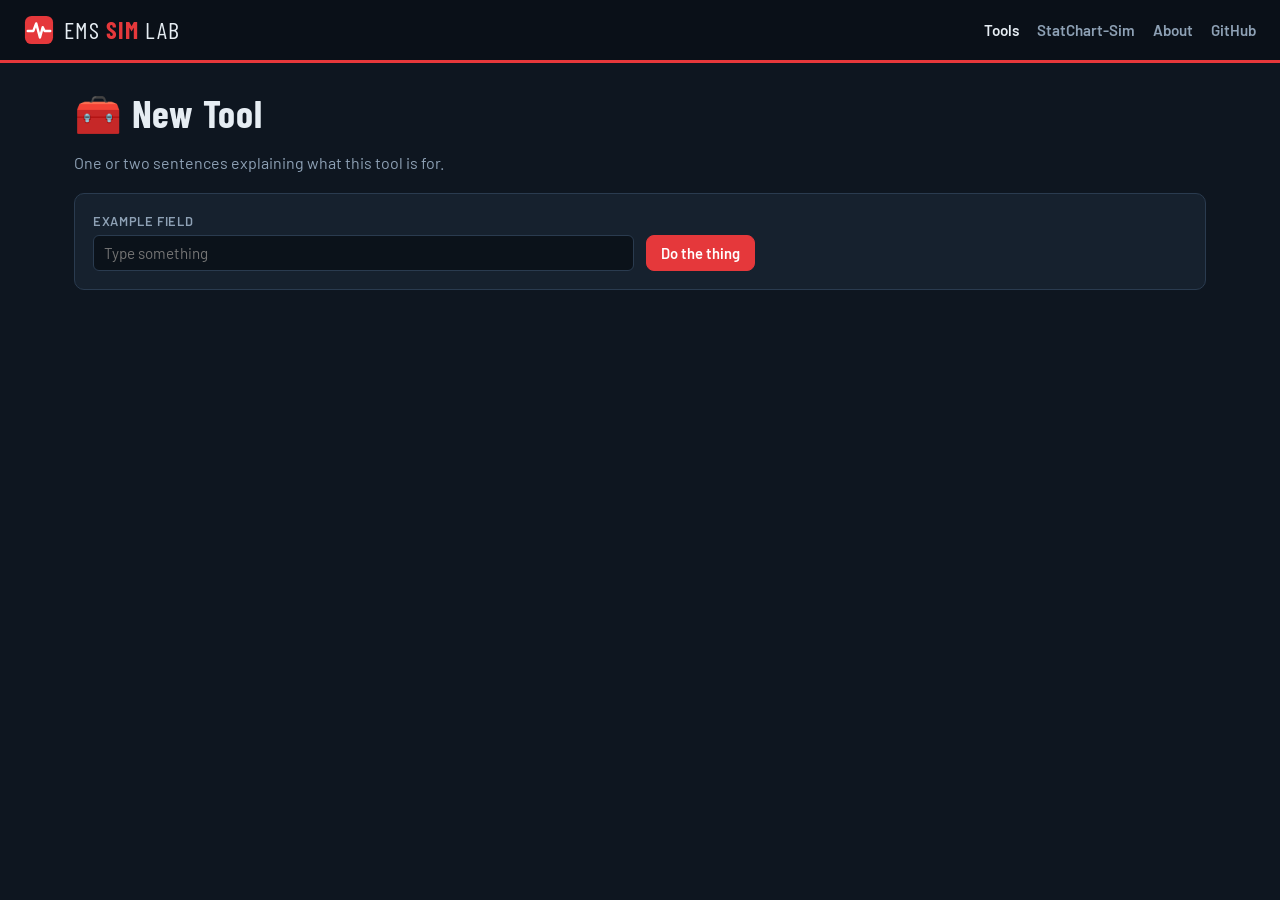
<file: tools/_template.html>
<!DOCTYPE html>
<html lang="en">
<head>
<meta charset="utf-8">
<meta name="viewport" content="width=device-width, initial-scale=1">
<!-- 1. Change the tool name here -->
<title>New Tool — EMS Sim Lab</title>
<link rel="icon" href="../assets/favicon.svg" type="image/svg+xml">
<!-- Shared EMS Sim Lab look: colors, fonts, buttons, form fields, panels -->
<link rel="stylesheet" href="../assets/site.css">
<style>
  /* 2. Styles that only this tool needs go here */
</style>
</head>
<body>
<!--
  STARTER TEMPLATE FOR A NEW EMS SIM LAB TOOL
  ===========================================
  How to use:
    1. Copy this file into tools/ and rename it (e.g. tools/vitals-monitor.html).
    2. Change the <title>, the heading and the description below.
    3. Build the tool inside <main>.
    4. Add one entry for it to tools.js in the site's root folder so it
       shows on the home page.

  Things you get for free from the shared files:
    - The site top bar (renderTopbar below)
    - Styled buttons:   <button class="btn primary">, class="btn", class="btn small"
    - Panels:           <div class="panel">
    - Grids:            <div class="grid g2"> (also g3, g4)
    - Form fields:      <label> + <input>/<select>/<textarea> are pre-styled
    - Helpers in assets/common.js:
        toast('Saved')                      small pop-up message
        copyText(text, 'Copied')            copy to clipboard
        printDoc()                          print / save as PDF
        store.get(key) / store.set(key, v)  remember settings in this browser
        escapeHtml(text)                    make user text safe to insert as HTML

  If you ask Claude to build a tool, mention this template and it will
  follow the same structure.
-->
<main class="wrap">
  <div class="page-head" style="margin-bottom:18px">
    <h1>🧰 New Tool</h1>
    <p class="muted" style="margin:0">One or two sentences explaining what this tool is for.</p>
  </div>

  <section class="panel">
    <div class="grid g2">
      <div><label for="example">Example field</label><input id="example" placeholder="Type something"></div>
      <div style="display:flex;align-items:flex-end;gap:8px">
        <button class="btn primary" id="go">Do the thing</button>
      </div>
    </div>
  </section>
</main>

<script src="../assets/common.js"></script>
<script>
renderTopbar('../', 'home');

// 3. Your tool's code goes here
document.getElementById('go').onclick = () => {
  const v = document.getElementById('example').value.trim();
  toast(v ? 'You typed: ' + v : 'Type something first');
};
</script>
</body>
</html>
</file>
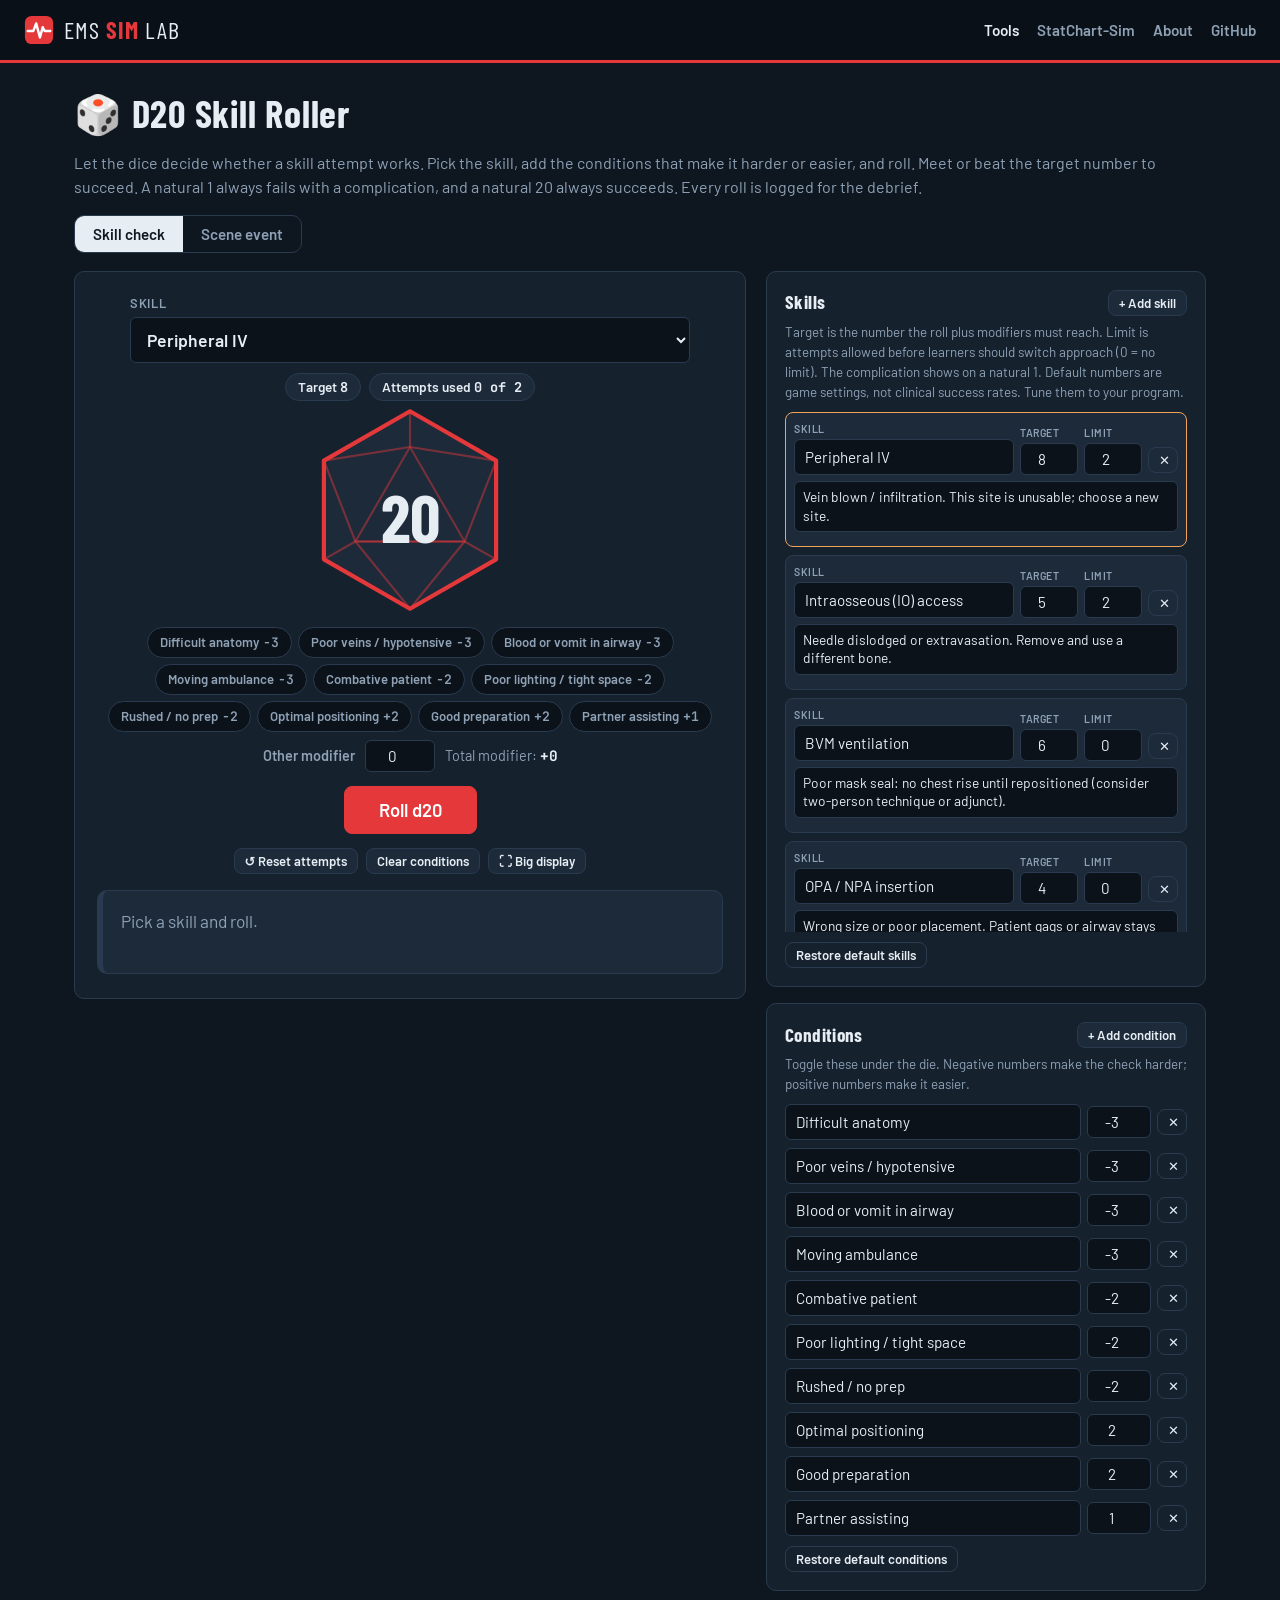
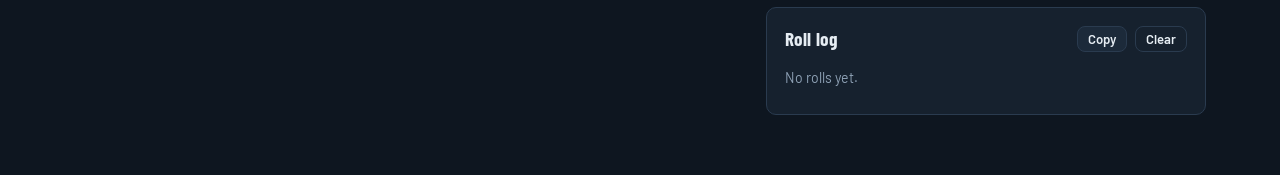
<file: tools/d20-roller.html>
<!DOCTYPE html>
<html lang="en">
<head>
<meta charset="utf-8">
<meta name="viewport" content="width=device-width, initial-scale=1">
<title>D20 Skill Roller — EMS Sim Lab</title>
<link rel="icon" href="../assets/favicon.svg" type="image/svg+xml">
<link rel="stylesheet" href="../assets/site.css">
<style>
  .layout { display: grid; grid-template-columns: 1fr 440px; gap: 20px; align-items: start; }
  @media (max-width: 1020px) { .layout { grid-template-columns: 1fr; } }

  /* ---- Tabs ---- */
  .tabs { display: inline-flex; border: 1px solid var(--line); border-radius: 10px; overflow: hidden; margin-bottom: 18px; }
  .tabs button { font: 600 .95rem var(--font); background: transparent; color: var(--muted); border: 0; padding: 9px 18px; cursor: pointer; }
  .tabs button.on { background: var(--text); color: var(--bg); }

  /* ---- Roll stage ---- */
  .stage { text-align: center; padding: 22px 22px 24px; }
  .die-wrap { position: relative; width: 210px; height: 210px; margin: 4px auto 8px; cursor: pointer; }
  .die { width: 100%; height: 100%; }
  .die .face { fill: #1c2a3a; stroke: var(--red); stroke-width: 4; stroke-linejoin: round; transition: stroke .2s, fill .2s; }
  .die .facet { fill: none; stroke: rgba(229,56,59,.45); stroke-width: 2; stroke-linejoin: round; }
  .die-num { position: absolute; inset: 0; display: grid; place-items: center; font: 700 4.2rem var(--display); color: var(--text); padding-top: 12px; pointer-events: none; }
  .die-wrap.rolling .die { animation: tumble .6s cubic-bezier(.3,.7,.4,1); }
  @keyframes tumble { 0%{transform:rotate(0) scale(1)} 30%{transform:rotate(200deg) scale(.86)} 70%{transform:rotate(330deg) scale(1.06)} 100%{transform:rotate(360deg) scale(1)} }
  @media (prefers-reduced-motion: reduce) { .die-wrap.rolling .die { animation: none; } }
  .die-wrap.good .face { stroke: var(--green); }
  .die-wrap.good .die-num { color: var(--green); }
  .die-wrap.bad .face { fill: #3a1518; }
  .die-wrap.bad .die-num { color: #ff6b6b; }

  .skill-pick { max-width: 560px; margin: 0 auto; text-align: left; }
  .skill-pick select { font-size: 1.1rem; font-weight: 600; padding: 10px 12px; }
  .skill-meta { display: flex; flex-wrap: wrap; gap: 8px; justify-content: center; margin: 10px 0 4px; }
  .pill { font: 600 .85rem var(--font); padding: 4px 12px; border-radius: 99px; border: 1px solid var(--line); background: var(--panel-2); }
  .pill b { font-family: var(--mono); }
  .pill.warn { border-color: #ff8a80; color: #ff8a80; }

  .conds { display: flex; flex-wrap: wrap; gap: 6px; justify-content: center; margin: 12px auto 4px; max-width: 640px; }
  .cond { font: 600 .82rem var(--font); padding: 6px 12px; border-radius: 99px; border: 1px solid var(--line); background: var(--field, #0b121a); color: var(--muted); cursor: pointer; user-select: none; }
  .cond:hover { color: var(--text); border-color: var(--muted); }
  .cond .v { font-family: var(--mono); margin-left: 4px; }
  .cond.on.neg { background: rgba(229,56,59,.18); border-color: var(--red); color: var(--text); }
  .cond.on.pos { background: rgba(76,195,138,.16); border-color: var(--green); color: var(--text); }
  .mod-line { display: flex; gap: 10px; align-items: center; justify-content: center; margin: 8px 0 0; color: var(--muted); font-size: .9rem; }
  .mod-line input { width: 70px; text-align: center; padding: 6px; }
  .mod-total { font-family: var(--mono); font-weight: 700; color: var(--text); }

  .controls { display: flex; flex-wrap: wrap; justify-content: center; gap: 8px; margin: 14px 0 6px; }
  .btn.roll { font-size: 1.15rem; padding: 12px 34px; }

  .result { margin: 16px auto 0; max-width: 640px; min-height: 84px; border: 1px solid var(--line); border-left: 6px solid var(--line); border-radius: 10px; background: var(--panel-2); padding: 14px 18px; text-align: left; }
  .result .head { display: flex; align-items: baseline; gap: 12px; flex-wrap: wrap; }
  .result .verdict { font: 700 1.6rem var(--display); text-transform: uppercase; letter-spacing: .04em; }
  .result .math { font-family: var(--mono); color: var(--muted); font-size: .92rem; }
  .result .text { margin-top: 4px; font-size: 1.08rem; }
  .result.success { border-left-color: var(--green); } .result.success .verdict { color: var(--green); }
  .result.crit-success { border-left-color: var(--green); background: rgba(76,195,138,.08); } .result.crit-success .verdict { color: var(--green); }
  .result.fail { border-left-color: var(--amber); } .result.fail .verdict { color: var(--amber); }
  .result.crit-fail { border-left-color: var(--red); background: rgba(229,56,59,.08); } .result.crit-fail .verdict { color: #ff6b6b; }
  .result.event { border-left-color: var(--amber); } .result.event .verdict { color: var(--amber); font-size: 1rem; letter-spacing: .08em; }
  .result.empty .text { color: var(--muted); }

  /* ---- Big display ---- */
  body.big .topbar, body.big .page-head, body.big .side, body.big .hide-big { display: none !important; }
  body.big .layout { grid-template-columns: 1fr; }
  body.big .wrap { max-width: none; }
  body.big .die-wrap { width: min(46vh, 440px); height: min(46vh, 440px); }
  body.big .die-num { font-size: min(14vh, 8.5rem); }
  body.big .result .verdict { font-size: 2.6rem; }
  body.big .result .text { font-size: 1.5rem; }
  body.big .skill-pick select { pointer-events: none; appearance: none; background: transparent; border: 0; text-align: center; font-size: 1.8rem; }

  /* ---- Side panel ---- */
  .side { display: flex; flex-direction: column; gap: 16px; }
  .side h2 { font-size: 1.2rem; margin: 0; }
  .side-head { display: flex; align-items: center; justify-content: space-between; gap: 8px; }
  .hint { color: var(--muted); font-size: .84rem; margin: 6px 0 10px; }
  .list { display: flex; flex-direction: column; gap: 8px; max-height: 520px; overflow: auto; margin: 8px 0 10px; }
  .item { border: 1px solid var(--line); border-radius: 8px; padding: 8px; background: var(--panel-2); }
  .item.cur { border-color: var(--amber); }
  .item-top { display: grid; grid-template-columns: 1fr 58px 58px 30px; gap: 6px; align-items: end; }
  .item-top label, .item label { font-size: .66rem; margin-bottom: 2px; }
  .item input[type=number] { text-align: center; padding: 6px 4px; }
  .item textarea { min-height: 0; resize: none; overflow: hidden; font-size: .86rem; line-height: 1.35; padding: 6px 8px; margin-top: 6px; }
  .cond-row { display: grid; grid-template-columns: 1fr 64px 30px; gap: 6px; align-items: center; }
  .cond-row input[type=number] { text-align: center; padding: 6px 4px; }
  .ev-row { display: grid; grid-template-columns: 46px 12px 46px 1fr 30px; gap: 6px; align-items: start; }
  .ev-row .dash { color: var(--muted); text-align: center; padding-top: 8px; }
  .ev-row input[type=number] { text-align: center; padding: 6px 4px; }
  .ev-row textarea { min-height: 0; resize: none; overflow: hidden; font-size: .86rem; line-height: 1.35; padding: 6px 8px; }
  .ev-row.hit textarea { border-color: var(--amber); }
  .warn-text { color: #ff8a80; font-size: .82rem; min-height: 1.2em; }
  .btnrow { display: flex; flex-wrap: wrap; gap: 8px; }

  .log { list-style: none; padding: 0; margin: 8px 0 0; max-height: 320px; overflow: auto; font-size: .88rem; }
  .log li { display: grid; grid-template-columns: 70px 1fr; gap: 8px; padding: 7px 0; border-bottom: 1px solid var(--line); }
  .log .t { color: var(--muted); font-family: var(--mono); font-size: .78rem; padding-top: 2px; }
  .log .r { font-weight: 700; }
  .log .r.success, .log .r.crit-success { color: var(--green); }
  .log .r.fail { color: var(--amber); }
  .log .r.crit-fail { color: #ff6b6b; }
  .log .m { color: var(--muted); font-family: var(--mono); font-size: .8rem; }
  .log .empty { display: block; color: var(--muted); border: 0; }
  [hidden] { display: none !important; }
</style>
</head>
<body>
<main class="wrap">
  <div class="page-head" style="margin-bottom:16px">
    <h1>🎲 D20 Skill Roller</h1>
    <p class="muted" style="margin:0">Let the dice decide whether a skill attempt works. Pick the skill, add the conditions that make it harder or easier, and roll. Meet or beat the target number to succeed. A natural 1 always fails with a complication, and a natural 20 always succeeds. Every roll is logged for the debrief.</p>
  </div>

  <div class="tabs hide-big" role="tablist">
    <button data-tab="skill" class="on" role="tab">Skill check</button>
    <button data-tab="event" role="tab">Scene event</button>
  </div>

  <div class="layout">
    <section class="panel stage">
      <!-- Skill picker (skill mode) -->
      <div id="skillTop">
        <div class="skill-pick">
          <label for="skillSel" class="hide-big">Skill</label>
          <select id="skillSel"></select>
        </div>
        <div class="skill-meta">
          <span class="pill">Target <b id="dcVal">–</b></span>
          <span class="pill" id="attemptPill">Attempts used <b>0</b></span>
        </div>
      </div>

      <div class="die-wrap" id="die" title="Click or press Space to roll" role="button" tabindex="0" aria-label="Roll the d20">
        <svg class="die" viewBox="0 0 200 200" aria-hidden="true">
          <polygon class="face" points="100,6 182,53 182,147 100,194 18,147 18,53"/>
          <polygon class="facet" points="100,40 152,130 48,130"/>
          <polyline class="facet" points="100,6 100,40"/>
          <polyline class="facet" points="182,53 152,130 182,147"/>
          <polyline class="facet" points="18,53 48,130 18,147"/>
          <polyline class="facet" points="100,194 152,130 48,130 100,194"/>
          <polyline class="facet" points="18,53 100,40 182,53"/>
        </svg>
        <div class="die-num" id="num">20</div>
      </div>

      <!-- Conditions (skill mode) -->
      <div id="skillConds" class="hide-big">
        <div class="conds" id="conds"></div>
        <div class="mod-line">
          <label for="extraMod" style="margin:0;text-transform:none;letter-spacing:0;font-size:.9rem">Other modifier</label>
          <input type="number" id="extraMod" value="0" step="1">
          <span>Total modifier: <span class="mod-total" id="modTotal">+0</span></span>
        </div>
      </div>

      <div class="controls">
        <button class="btn primary roll" id="rollBtn">Roll d20</button>
      </div>
      <div class="controls hide-big">
        <button class="btn small" id="resetAtt">↺ Reset attempts</button>
        <button class="btn small" id="clearConds">Clear conditions</button>
        <button class="btn small" id="bigBtn">⛶ Big display</button>
      </div>
      <div class="controls" id="exitBig" hidden><button class="btn small" onclick="setBig(false)">✕ Exit big display</button></div>

      <div class="result empty" id="result">
        <div class="head"><span class="verdict" id="verdict"></span><span class="math" id="math"></span></div>
        <div class="text" id="resText">Pick a skill and roll.</div>
      </div>
    </section>

    <aside class="side">
      <!-- Skill mode editors -->
      <section class="panel" data-for="skill">
        <div class="side-head">
          <h2>Skills</h2>
          <button class="btn small" id="addSkill">+ Add skill</button>
        </div>
        <p class="hint">Target is the number the roll plus modifiers must reach. Limit is attempts allowed before learners should switch approach (0 = no limit). The complication shows on a natural 1. Default numbers are game settings, not clinical success rates. Tune them to your program.</p>
        <div class="list" id="skillList"></div>
        <div class="btnrow"><button class="btn small ghost" id="restoreSkills">Restore default skills</button></div>
      </section>

      <section class="panel" data-for="skill">
        <div class="side-head">
          <h2>Conditions</h2>
          <button class="btn small" id="addCond">+ Add condition</button>
        </div>
        <p class="hint">Toggle these under the die. Negative numbers make the check harder; positive numbers make it easier.</p>
        <div class="list" id="condList"></div>
        <div class="btnrow"><button class="btn small ghost" id="restoreConds">Restore default conditions</button></div>
      </section>

      <!-- Event mode editor -->
      <section class="panel" data-for="event" hidden>
        <div class="side-head">
          <h2>Event table</h2>
          <select id="preset" style="width:auto" aria-label="Load a preset table"><option value="">Load preset…</option></select>
        </div>
        <label style="margin-top:12px">Table name</label>
        <input id="tableName">
        <div class="list" id="evRows"></div>
        <div class="warn-text" id="evWarn"></div>
        <div class="btnrow">
          <button class="btn small" id="addEv">+ Add range</button>
          <button class="btn small ghost" id="copyTable">Copy as text</button>
        </div>
      </section>

      <section class="panel">
        <div class="side-head">
          <h2>Roll log</h2>
          <div class="btnrow">
            <button class="btn small" id="copyLog">Copy</button>
            <button class="btn small ghost" id="clearLog">Clear</button>
          </div>
        </div>
        <ul class="log" id="log"></ul>
      </section>
    </aside>
  </div>
</main>

<script src="../assets/common.js"></script>
<script>
const KEY = 'emssim.d20.v2';

/* =====================================================================
   DEFAULTS — original content; targets are game settings, edit freely.
   ===================================================================== */
const DEFAULT_SKILLS = [
  { name: 'Peripheral IV',                 dc: 8,  limit: 2, crit: 'Vein blown / infiltration. This site is unusable; choose a new site.' },
  { name: 'Intraosseous (IO) access',      dc: 5,  limit: 2, crit: 'Needle dislodged or extravasation. Remove and use a different bone.' },
  { name: 'BVM ventilation',               dc: 6,  limit: 0, crit: 'Poor mask seal: no chest rise until repositioned (consider two-person technique or adjunct).' },
  { name: 'OPA / NPA insertion',           dc: 4,  limit: 0, crit: 'Wrong size or poor placement. Patient gags or airway stays obstructed.' },
  { name: 'Supraglottic airway',           dc: 7,  limit: 2, crit: 'Large air leak / malposition. No effective ventilation until replaced.' },
  { name: 'Endotracheal intubation',       dc: 12, limit: 2, crit: 'Unrecognized esophageal placement. Only revealed if placement is confirmed with waveform capnography.' },
  { name: 'Surgical / needle cricothyrotomy', dc: 13, limit: 1, crit: 'False passage. No ventilation; bleeding at the site.' },
  { name: 'Needle decompression',          dc: 9,  limit: 2, crit: 'Catheter kinks or is too short. No improvement.' },
  { name: 'Tourniquet application',        dc: 5,  limit: 0, crit: 'Not tight enough. Bleeding continues and a distal pulse is still present.' },
  { name: 'Splinting / traction splint',   dc: 6,  limit: 0, crit: 'Splint slips during movement. Patient pain increases.' },
  { name: 'CPAP application',              dc: 6,  limit: 0, crit: 'Patient cannot tolerate the mask and pulls it off.' },
  { name: 'Glucose check',                 dc: 3,  limit: 0, crit: 'Insufficient sample. Error reading; repeat the stick.' }
];
const DEFAULT_CONDS = [
  { name: 'Difficult anatomy', v: -3 },
  { name: 'Poor veins / hypotensive', v: -3 },
  { name: 'Blood or vomit in airway', v: -3 },
  { name: 'Moving ambulance', v: -3 },
  { name: 'Combative patient', v: -2 },
  { name: 'Poor lighting / tight space', v: -2 },
  { name: 'Rushed / no prep', v: -2 },
  { name: 'Optimal positioning', v: +2 },
  { name: 'Good preparation', v: +2 },
  { name: 'Partner assisting', v: +1 }
];
const PRESETS = {
  scene: { name: 'Scene curveballs', rows: [
    [1,1,'Critical turn: patient deteriorates sharply (instructor picks: airway, breathing or circulation).'],
    [2,4,'Equipment problem: O₂ tank reads empty, suction fails, or monitor battery dies.'],
    [5,7,'Scene problem: upset family member or bystander demands attention.'],
    [8,12,'No change. Scenario continues as planned.'],
    [13,15,'New information: a medication bottle, medical alert tag or discharge paperwork is found.'],
    [16,18,'Patient improves slightly with current care.'],
    [19,19,'Partner or bystander offers useful history.'],
    [20,20,'Lucky break: additional resource (ALS intercept, extra hands) arrives early.'] ]},
  patient: { name: 'Patient changes', rows: [
    [1,2,'Vomits: airway at risk. Positioning and suction needed.'],
    [3,5,'Becomes more confused or combative.'],
    [6,8,'New complaint: worsening pain in a new location.'],
    [9,13,'Stable. No new findings.'],
    [14,16,'Discloses a missed allergy or medication when asked again.'],
    [17,19,'Vitals trend toward normal.'],
    [20,20,'Patient is calm and cooperative; ask learners to explain their plan to the patient.'] ]},
  transport: { name: 'Transport & handoff', rows: [
    [1,3,'Destination on diversion. Choose an alternate and justify it.'],
    [4,6,'Traffic delay adds 10 minutes to transport.'],
    [7,12,'Routine transport.'],
    [13,16,'Receiving facility asks for a radio report now.'],
    [17,19,'Medical direction calls back with an order. Learners must confirm it using closed-loop communication.'],
    [20,20,'Smooth arrival: practice a complete structured handoff.'] ]}
};
const clone = o => JSON.parse(JSON.stringify(o));
const presetTable = id => ({ name: PRESETS[id].name, rows: PRESETS[id].rows.map(r => ({ min: r[0], max: r[1], text: r[2] })) });

let state = Object.assign({
  tab: 'skill', skills: clone(DEFAULT_SKILLS), conds: clone(DEFAULT_CONDS),
  cur: 0, active: [], extra: 0, attempts: {}, table: presetTable('scene'), log: []
}, store.get(KEY) || {});
function save() { store.set(KEY, state); }

/* ---------- Fair d20 (crypto, no modulo bias) ---------- */
function d20() {
  const buf = new Uint32Array(1), limit = Math.floor(0x100000000 / 20) * 20;
  let x; do { crypto.getRandomValues(buf); x = buf[0]; } while (x >= limit);
  return (x % 20) + 1;
}
const sign = n => (n >= 0 ? '+' : '−') + Math.abs(n);

/* ---------- Tabs ---------- */
function setTab(t) {
  state.tab = t; save();
  document.querySelectorAll('.tabs button').forEach(b => b.classList.toggle('on', b.dataset.tab === t));
  document.querySelectorAll('[data-for]').forEach(el => el.hidden = el.dataset.for !== t);
  document.getElementById('skillTop').hidden = t !== 'skill';
  document.getElementById('skillConds').hidden = t !== 'skill';
  document.getElementById('resetAtt').hidden = t !== 'skill';
  document.getElementById('clearConds').hidden = t !== 'skill';
  setResult('empty', '', '', t === 'skill' ? 'Pick a skill and roll.' : 'Roll to see what happens on scene.');
  document.querySelectorAll('[data-for]:not([hidden]) textarea').forEach(fit);
  document.getElementById('die').classList.remove('good', 'bad');
}
document.querySelectorAll('.tabs button').forEach(b => b.onclick = () => setTab(b.dataset.tab));

/* ---------- Skill mode UI ---------- */
const skillSel = document.getElementById('skillSel');
function curSkill() { return state.skills[state.cur] || state.skills[0]; }
function modTotal() {
  return state.active.reduce((a, i) => a + (state.conds[i] ? +state.conds[i].v || 0 : 0), 0) + (+state.extra || 0);
}
function attemptsFor(s) { return state.attempts[s.name] || 0; }

function renderSkillTop() {
  if (state.cur >= state.skills.length) state.cur = 0;
  skillSel.innerHTML = state.skills.map((s, i) => `<option value="${i}" ${i === state.cur ? 'selected' : ''}>${escapeHtml(s.name || 'Unnamed skill')}</option>`).join('');
  const s = curSkill(); if (!s) return;
  document.getElementById('dcVal').textContent = s.dc;
  const done = attemptsFor(s), lim = +s.limit || 0;
  const pill = document.getElementById('attemptPill');
  pill.classList.toggle('warn', lim > 0 && done >= lim);
  pill.innerHTML = lim ? `Attempts used <b>${done} of ${lim}</b>` : `Attempts used <b>${done}</b>`;
}
function renderConds() {
  document.getElementById('conds').innerHTML = state.conds.map((c, i) => {
    const on = state.active.includes(i), v = +c.v || 0;
    return `<button class="cond ${on ? 'on' : ''} ${v < 0 ? 'neg' : 'pos'}" data-ci="${i}" aria-pressed="${on}">${escapeHtml(c.name)}<span class="v">${sign(v)}</span></button>`;
  }).join('');
  document.getElementById('extraMod').value = state.extra || 0;
  document.getElementById('modTotal').textContent = sign(modTotal());
}
skillSel.onchange = () => { state.cur = +skillSel.value; save(); renderSkillTop(); renderSkillList(); };
document.getElementById('conds').onclick = e => {
  const b = e.target.closest('[data-ci]'); if (!b) return;
  const i = +b.dataset.ci;
  state.active = state.active.includes(i) ? state.active.filter(x => x !== i) : state.active.concat(i);
  save(); renderConds();
};
document.getElementById('extraMod').oninput = e => { state.extra = parseInt(e.target.value) || 0; save(); document.getElementById('modTotal').textContent = sign(modTotal()); };
document.getElementById('clearConds').onclick = () => { state.active = []; state.extra = 0; save(); renderConds(); };
document.getElementById('resetAtt').onclick = () => { state.attempts = {}; save(); renderSkillTop(); toast('Attempts reset'); };

/* ---------- Rolling ---------- */
const dieEl = document.getElementById('die'), numEl = document.getElementById('num');
let rolling = false;
function setResult(cls, verdict, math, text) {
  const r = document.getElementById('result');
  r.className = 'result ' + cls;
  document.getElementById('verdict').textContent = verdict;
  document.getElementById('math').textContent = math;
  document.getElementById('resText').textContent = text;
}
function roll() {
  if (rolling) return;
  rolling = true;
  const n = d20(), reduce = matchMedia('(prefers-reduced-motion: reduce)').matches;
  dieEl.classList.remove('rolling', 'good', 'bad'); void dieEl.offsetWidth; dieEl.classList.add('rolling');
  let ticks = 0;
  const spin = reduce ? null : setInterval(() => { numEl.textContent = d20(); if (++ticks > 8) clearInterval(spin); }, 60);
  setTimeout(() => { if (spin) clearInterval(spin); numEl.textContent = n; (state.tab === 'skill' ? finishSkill : finishEvent)(n); rolling = false; }, reduce ? 0 : 600);
}

function finishSkill(n) {
  const s = curSkill(), mod = modTotal(), total = n + mod, dc = +s.dc || 0;
  const lim = +s.limit || 0, attemptNo = attemptsFor(s) + 1;
  let cls, verdict, text;
  if (n === 1)      { cls = 'crit-fail';    verdict = 'Critical failure'; text = s.crit || 'Attempt fails with a complication.'; }
  else if (n === 20){ cls = 'crit-success'; verdict = 'Critical success'; text = 'Clean first-pass success.'; }
  else if (total >= dc) { cls = 'success';  verdict = 'Success'; text = total === dc ? 'Made it exactly.' : `Made it by ${total - dc}.`; }
  else              { cls = 'fail';         verdict = 'Unsuccessful'; text = `Missed by ${dc - total}. Reassess, troubleshoot, and decide whether to try again.`; }
  if (cls.includes('fail') && lim && attemptNo >= lim) text += ` Attempt limit reached (${lim}): move to an alternative.`;
  const math = `${n} ${sign(mod)} = ${total} vs ${dc}` + (lim ? (attemptNo > lim ? ` · attempt ${attemptNo} (over limit of ${lim})` : ` · attempt ${attemptNo}/${lim}`) : ` · attempt ${attemptNo}`);
  dieEl.classList.add(cls.includes('success') ? 'good' : cls === 'crit-fail' ? 'bad' : '_');
  setResult(cls, verdict, math, text);
  state.attempts[s.name] = attemptNo;
  const condNames = state.active.map(i => state.conds[i] && `${state.conds[i].name} ${sign(+state.conds[i].v)}`).filter(Boolean);
  if (+state.extra) condNames.push(`other ${sign(+state.extra)}`);
  addLog({ kind: 'skill', cls, label: `${s.name}: ${verdict}`, math, note: condNames.join(', ') });
  renderSkillTop();
}

function finishEvent(n) {
  const hit = state.table.rows.find(r => n >= +r.min && n <= +r.max);
  if (n === 20) dieEl.classList.add('good'); if (n === 1) dieEl.classList.add('bad');
  setResult(hit ? 'event' : 'event empty', `${state.table.name || 'Event'}${hit ? ' · ' + (hit.min == hit.max ? hit.min : hit.min + '–' + hit.max) : ''}`, `rolled ${n}`,
    hit ? hit.text : `No event set for ${n}. Add a range that covers it.`);
  addLog({ kind: 'event', cls: '', label: `Event (${n})`, math: '', note: hit ? hit.text : 'No event for this number' });
  highlightEv(n);
}

/* ---------- Log ---------- */
const fmtTime = t => new Date(t).toLocaleTimeString([], { hour: '2-digit', minute: '2-digit', second: '2-digit' });
function addLog(entry) { state.log.unshift(Object.assign({ t: Date.now() }, entry)); state.log = state.log.slice(0, 300); save(); renderLog(); }
function renderLog() {
  document.getElementById('log').innerHTML = state.log.length ? state.log.map(l =>
    `<li><span class="t">${fmtTime(l.t)}</span><span><span class="r ${l.cls}">${escapeHtml(l.label)}</span>${l.math ? ` <span class="m">${escapeHtml(l.math)}</span>` : ''}${l.note ? `<br><span class="muted">${escapeHtml(l.note)}</span>` : ''}</span></li>`).join('')
    : '<li class="empty">No rolls yet.</li>';
}
document.getElementById('copyLog').onclick = () => copyText('Roll log\n' + state.log.slice().reverse().map(l =>
  `${fmtTime(l.t)}  ${l.label}${l.math ? '  [' + l.math + ']' : ''}${l.note ? '  — ' + l.note : ''}`).join('\n'), 'Log copied');
document.getElementById('clearLog').onclick = () => { state.log = []; save(); renderLog(); toast('Log cleared'); };

/* ---------- Editors ---------- */
function fit(t) { t.style.height = 'auto'; t.style.height = t.scrollHeight + 2 + 'px'; }

function renderSkillList() {
  const el = document.getElementById('skillList');
  el.innerHTML = state.skills.map((s, i) => `
    <div class="item ${i === state.cur ? 'cur' : ''}" data-i="${i}">
      <div class="item-top">
        <div><label>Skill</label><input data-f="name" value="${escapeHtml(s.name)}"></div>
        <div><label>Target</label><input type="number" min="1" max="30" data-f="dc" value="${s.dc}"></div>
        <div><label>Limit</label><input type="number" min="0" max="10" data-f="limit" value="${s.limit}"></div>
        <button class="btn small ghost" data-del="${i}" aria-label="Remove skill" style="margin-bottom:2px">✕</button>
      </div>
      <textarea data-f="crit" rows="1" placeholder="Complication on a natural 1">${escapeHtml(s.crit)}</textarea>
    </div>`).join('');
  el.querySelectorAll('textarea').forEach(fit);
}
document.getElementById('skillList').addEventListener('input', e => {
  const it = e.target.closest('.item'); if (!it) return;
  const s = state.skills[+it.dataset.i], f = e.target.dataset.f;
  if (f === 'crit') fit(e.target);
  if (f === 'name') { const old = s.name; s.name = e.target.value; if (state.attempts[old] != null) { state.attempts[s.name] = state.attempts[old]; delete state.attempts[old]; } }
  else s[f] = f === 'crit' ? e.target.value : (parseInt(e.target.value) || 0);
  save(); renderSkillTop();
});
document.getElementById('skillList').addEventListener('click', e => {
  const d = e.target.closest('[data-del]'); if (!d) return;
  if (state.skills.length === 1) { toast('Keep at least one skill'); return; }
  state.skills.splice(+d.dataset.del, 1); if (state.cur >= state.skills.length) state.cur = 0;
  save(); renderSkillList(); renderSkillTop();
});
document.getElementById('addSkill').onclick = () => {
  state.skills.push({ name: 'New skill', dc: 10, limit: 2, crit: '' }); state.cur = state.skills.length - 1;
  save(); renderSkillList(); renderSkillTop();
  const items = document.querySelectorAll('#skillList .item'); const last = items[items.length - 1];
  last.scrollIntoView({ block: 'nearest' }); last.querySelector('input').select();
};
document.getElementById('restoreSkills').onclick = () => { state.skills = clone(DEFAULT_SKILLS); state.cur = 0; state.attempts = {}; save(); renderSkillList(); renderSkillTop(); toast('Default skills restored'); };

function renderCondList() {
  document.getElementById('condList').innerHTML = state.conds.map((c, i) => `
    <div class="cond-row" data-i="${i}">
      <input data-f="name" value="${escapeHtml(c.name)}" aria-label="Condition name">
      <input type="number" min="-10" max="10" data-f="v" value="${c.v}" aria-label="Modifier">
      <button class="btn small ghost" data-del="${i}" aria-label="Remove condition">✕</button>
    </div>`).join('');
}
document.getElementById('condList').addEventListener('input', e => {
  const row = e.target.closest('.cond-row'); if (!row) return;
  const c = state.conds[+row.dataset.i], f = e.target.dataset.f;
  c[f] = f === 'v' ? (parseInt(e.target.value) || 0) : e.target.value;
  save(); renderConds();
});
document.getElementById('condList').addEventListener('click', e => {
  const d = e.target.closest('[data-del]'); if (!d) return;
  const i = +d.dataset.del;
  state.conds.splice(i, 1);
  state.active = state.active.filter(x => x !== i).map(x => x > i ? x - 1 : x);
  save(); renderCondList(); renderConds();
});
document.getElementById('addCond').onclick = () => { state.conds.push({ name: 'New condition', v: -1 }); save(); renderCondList(); renderConds(); document.querySelector('#condList .cond-row:last-child input').select(); };
document.getElementById('restoreConds').onclick = () => { state.conds = clone(DEFAULT_CONDS); state.active = []; save(); renderCondList(); renderConds(); toast('Default conditions restored'); };

/* ---------- Event table editor ---------- */
const evEl = document.getElementById('evRows');
function renderEv() {
  document.getElementById('tableName').value = state.table.name || '';
  evEl.innerHTML = state.table.rows.map((r, i) => `
    <div class="ev-row" data-i="${i}">
      <input type="number" min="1" max="20" data-f="min" value="${r.min}" aria-label="From">
      <span class="dash">–</span>
      <input type="number" min="1" max="20" data-f="max" value="${r.max}" aria-label="To">
      <textarea data-f="text" rows="1" placeholder="What happens">${escapeHtml(r.text)}</textarea>
      <button class="btn small ghost" data-del="${i}" aria-label="Remove range">✕</button>
    </div>`).join('');
  evEl.querySelectorAll('textarea').forEach(fit);
  checkEv();
}
function checkEv() {
  const hits = Array(21).fill(0);
  state.table.rows.forEach(r => { for (let n = Math.max(1, +r.min); n <= Math.min(20, +r.max); n++) hits[n]++; });
  const gaps = [], over = [];
  for (let n = 1; n <= 20; n++) { if (!hits[n]) gaps.push(n); if (hits[n] > 1) over.push(n); }
  const m = []; if (gaps.length) m.push('No event for: ' + gaps.join(', ')); if (over.length) m.push('Overlapping at: ' + over.join(', ') + ' (first match wins)');
  document.getElementById('evWarn').textContent = m.join(' · ');
}
function highlightEv(n) { evEl.querySelectorAll('.ev-row').forEach(el => { const r = state.table.rows[+el.dataset.i]; el.classList.toggle('hit', n >= +r.min && n <= +r.max); }); }
evEl.addEventListener('input', e => {
  const row = e.target.closest('.ev-row'); if (!row) return;
  const r = state.table.rows[+row.dataset.i], f = e.target.dataset.f;
  if (f === 'text') { fit(e.target); r.text = e.target.value; } else r[f] = Math.max(1, Math.min(20, parseInt(e.target.value) || 1));
  save(); checkEv();
});
evEl.addEventListener('click', e => { const d = e.target.closest('[data-del]'); if (!d) return; state.table.rows.splice(+d.dataset.del, 1); save(); renderEv(); });
document.getElementById('tableName').oninput = e => { state.table.name = e.target.value; save(); };
document.getElementById('addEv').onclick = () => {
  const last = state.table.rows[state.table.rows.length - 1], start = last ? Math.min(20, +last.max + 1) : 1;
  state.table.rows.push({ min: start, max: start, text: '' }); save(); renderEv(); evEl.querySelector('.ev-row:last-child textarea').focus();
};
document.getElementById('copyTable').onclick = () => copyText((state.table.name || 'Event table') + '\n' + state.table.rows.map(r => `${r.min == r.max ? r.min : r.min + '–' + r.max}: ${r.text}`).join('\n'), 'Table copied');
const presetSel = document.getElementById('preset');
presetSel.innerHTML += Object.entries(PRESETS).map(([k, p]) => `<option value="${k}">${p.name}</option>`).join('') + '<option value="blank">Blank table</option>';
presetSel.onchange = () => { const v = presetSel.value; presetSel.value = ''; if (!v) return; state.table = v === 'blank' ? { name: 'My table', rows: [{ min: 1, max: 20, text: '' }] } : presetTable(v); save(); renderEv(); toast('Table loaded'); };

/* ---------- Big display & keyboard ---------- */
function setBig(on) { document.body.classList.toggle('big', on); document.getElementById('exitBig').hidden = !on; }
document.getElementById('bigBtn').onclick = () => setBig(true);
document.getElementById('rollBtn').onclick = roll;
dieEl.onclick = roll;
document.addEventListener('keydown', e => {
  if (e.target.matches('input, textarea, select')) return;
  if (e.code === 'Space' || e.key === 'Enter') { e.preventDefault(); roll(); }
  if (e.key === 'Escape') setBig(false);
});

renderTopbar('../', 'home');
renderSkillTop(); renderConds(); renderSkillList(); renderCondList(); renderEv(); renderLog();
setTab(state.tab || 'skill');
</script>
</body>
</html>
</file>
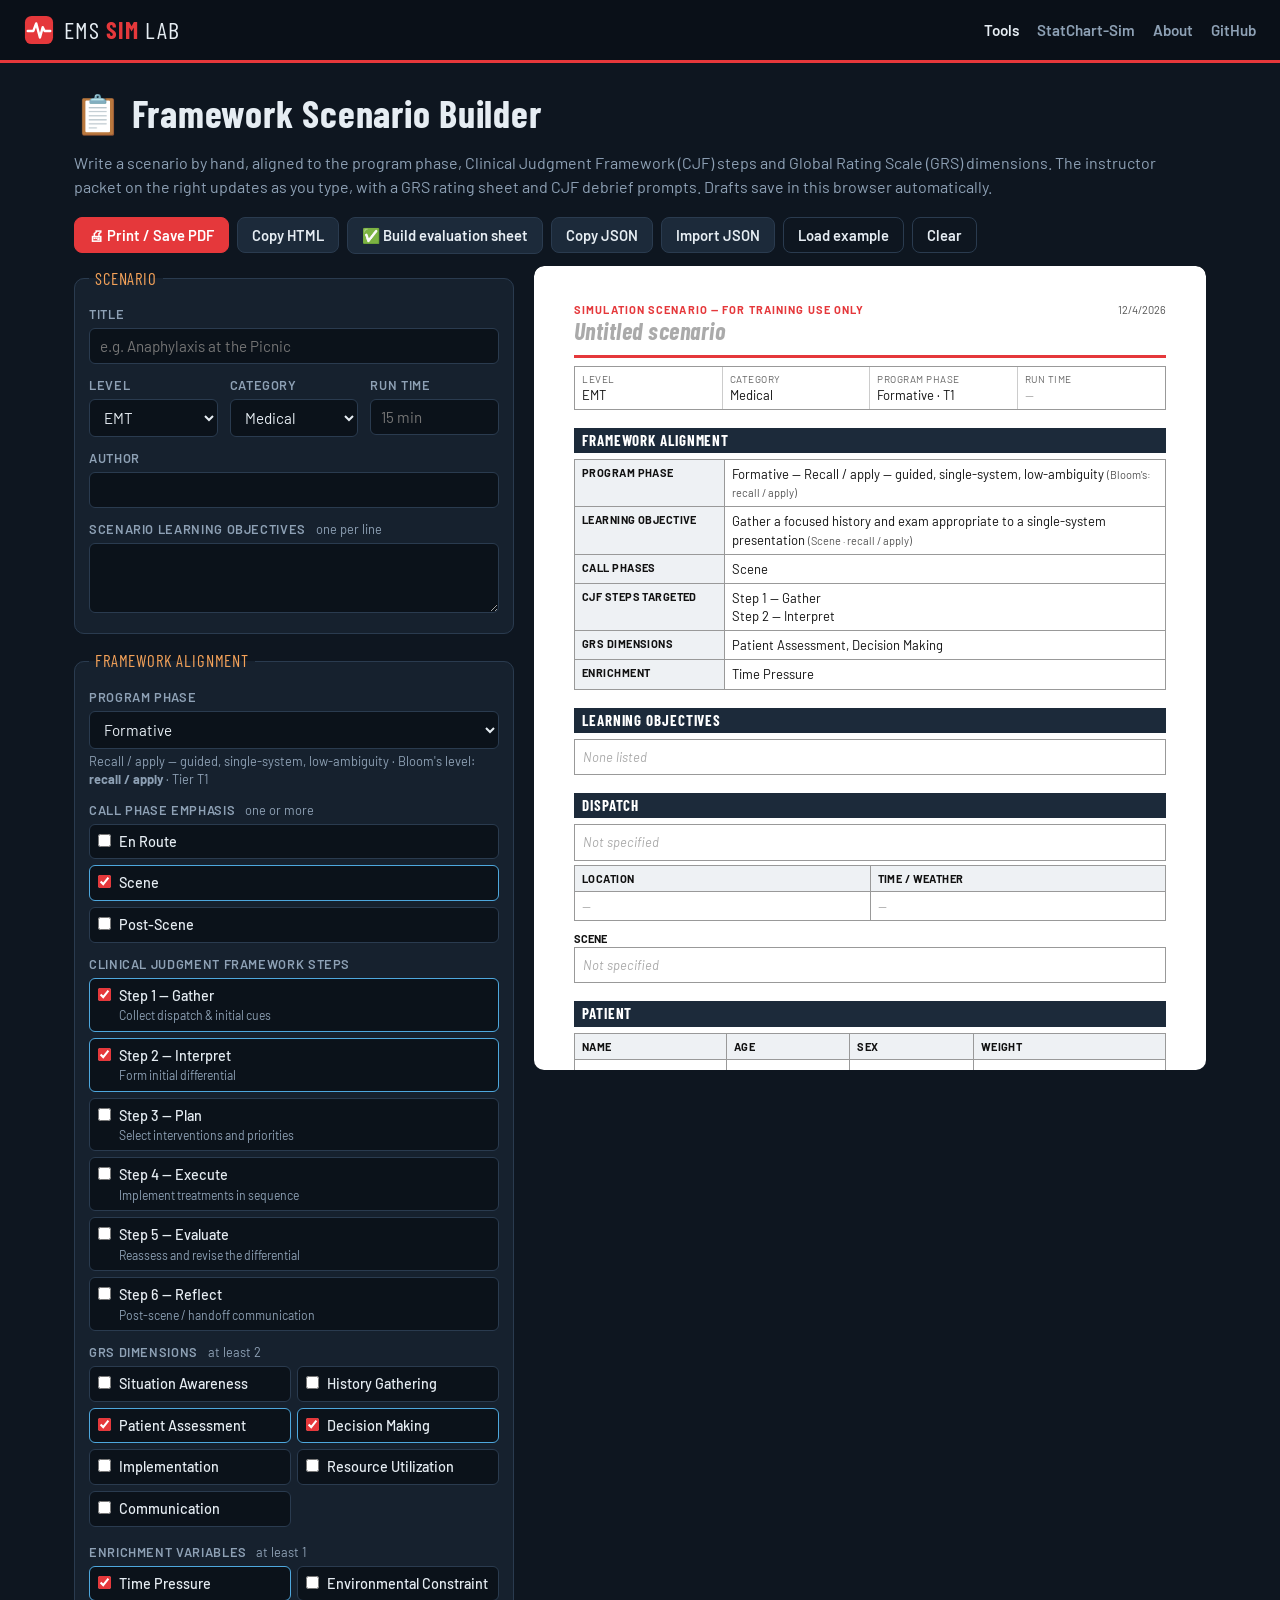
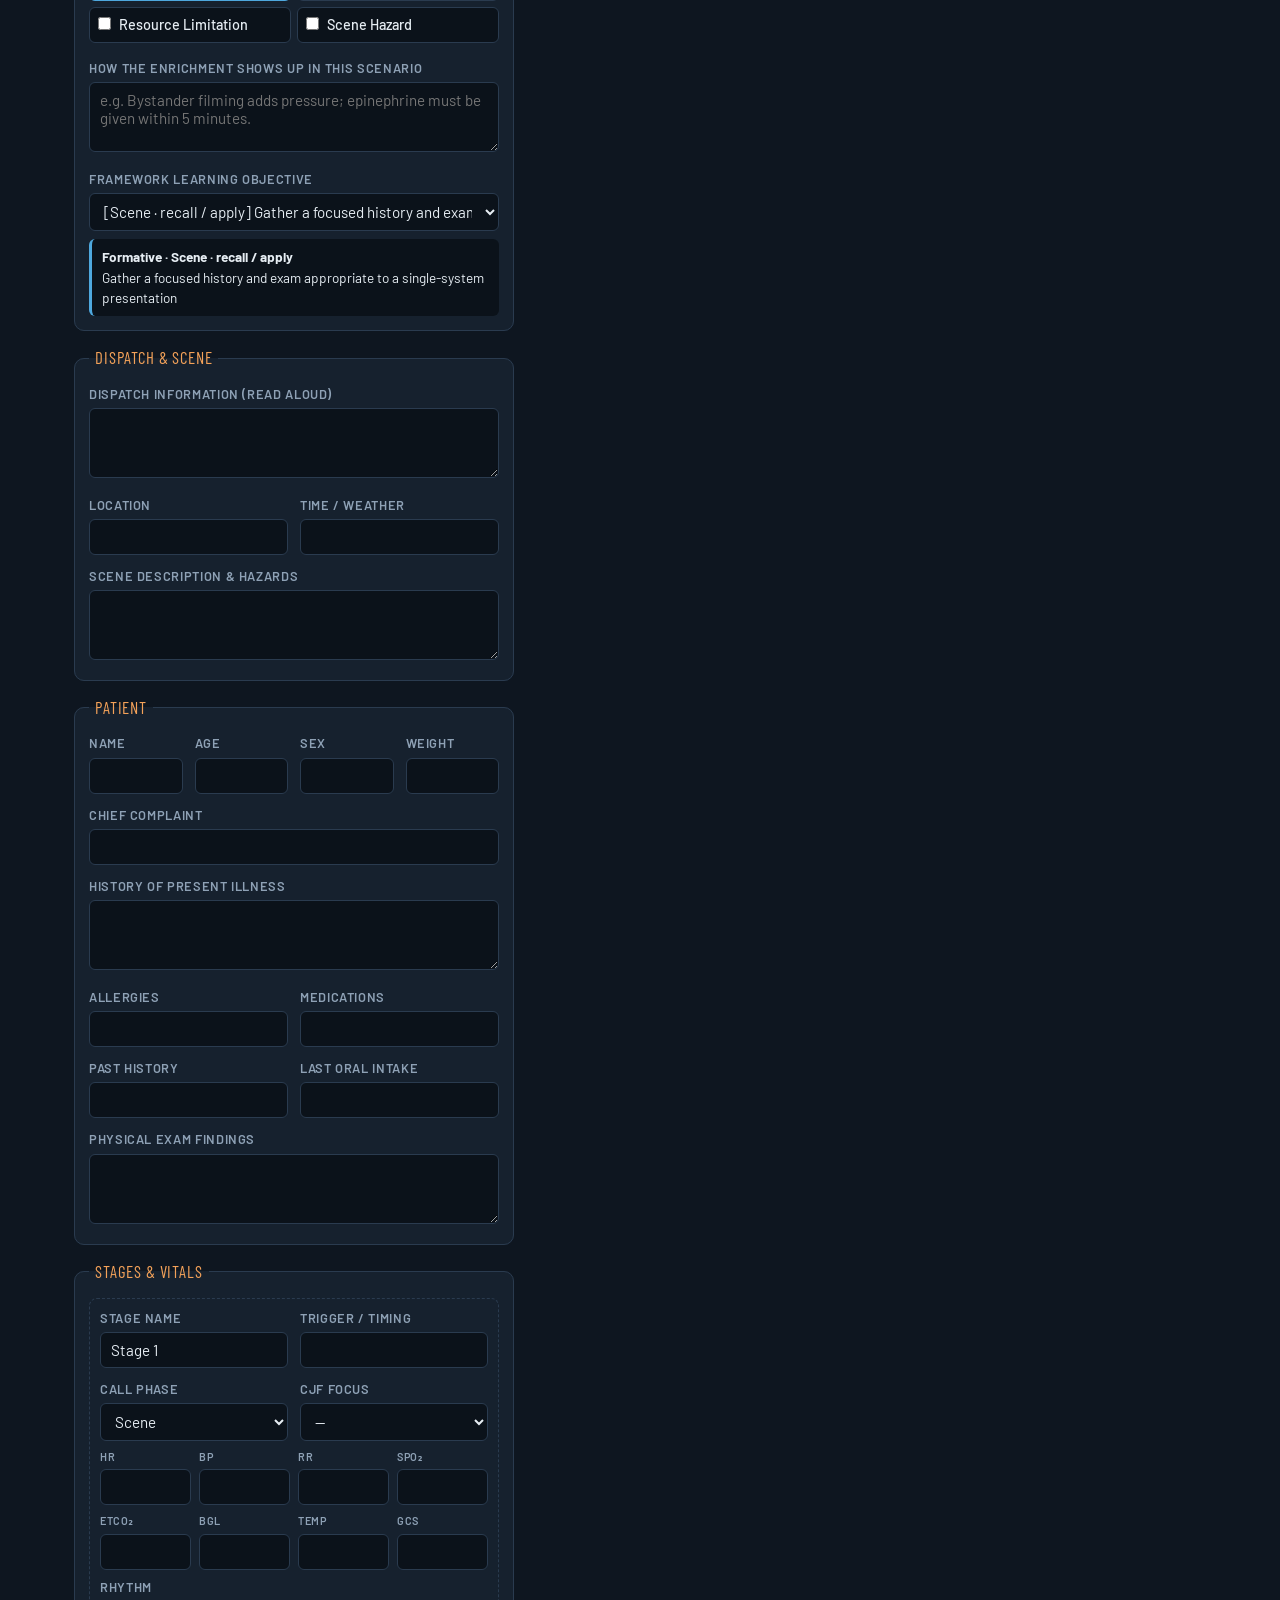
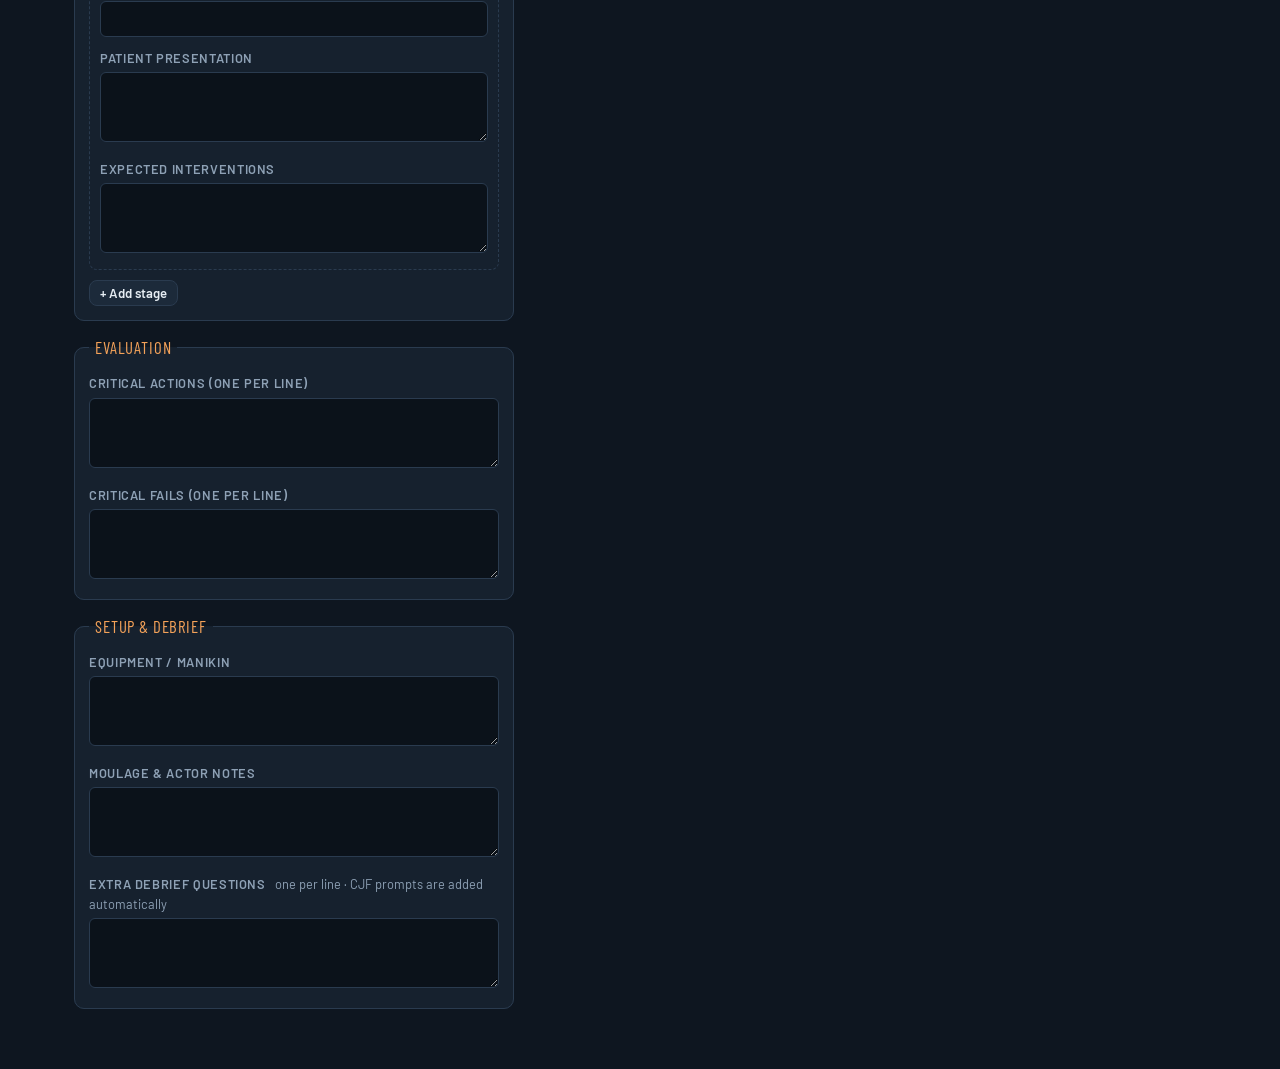
<file: tools/framework-scenario-builder.html>
<!DOCTYPE html>
<html lang="en">
<head>
<meta charset="utf-8">
<meta name="viewport" content="width=device-width, initial-scale=1">
<title>Framework Scenario Builder — EMS Sim Lab</title>
<link rel="icon" href="../assets/favicon.svg" type="image/svg+xml">
<link rel="stylesheet" href="../assets/site.css">
<style>
  .stage-vitals { display: grid; grid-template-columns: repeat(4, 1fr); gap: 8px; margin: 8px 0; }
  .stage-vitals label { font-size: .68rem; }
  .paper .vitals td { font-family: var(--mono); text-align: center; }
  .paper .vitals td:first-child { font-family: var(--font); text-align: left; font-weight: 600; }
  .paper .meta-grid { display: grid; grid-template-columns: repeat(4, 1fr); gap: 0; border: 1px solid #999; margin-top: 8px; }
  .paper .meta-grid div { padding: 5px 7px; border-right: 1px solid #ccc; }
  .paper .meta-grid div:last-child { border-right: 0; }
  .paper .meta-grid small { display: block; font-size: 10px; text-transform: uppercase; color: #666; letter-spacing: .05em; }
  .paper .stage { border: 1px solid #999; margin-bottom: 8px; }
  .paper .stage-head { background: #eef1f4; padding: 5px 8px; font-weight: 700; display: flex; justify-content: space-between; -webkit-print-color-adjust: exact; print-color-adjust: exact; }
  .paper .stage-body { padding: 6px 8px; }
  .paper .two { display: grid; grid-template-columns: 1fr 1fr; gap: 10px; }
  .paper .fail li { color: #b00; }
  .checks { display: grid; gap: 6px; }
  .checks.cols2 { grid-template-columns: 1fr 1fr; }
  .checks label { display: flex; align-items: flex-start; gap: 8px; margin: 0; text-transform: none; letter-spacing: 0;
    font-weight: 500; font-size: .9rem; color: var(--text); cursor: pointer;
    padding: 6px 8px; border: 1px solid var(--line); border-radius: 6px; background: #0b121a; }
  .checks label.on { border-color: var(--blue); }
  .checks input { width: auto; margin: 3px 0 0; accent-color: var(--red); }
  .checks small { display: block; color: var(--muted); font-weight: 400; font-size: .76rem; }
  label .opt { text-transform: none; letter-spacing: 0; font-weight: 400; margin-left: 6px; }
  .hint { font-size: .8rem; color: var(--muted); margin: 4px 0 0; line-height: 1.4; }
  .hint.warn { color: var(--amber); }
  .callout { background: #0b121a; border-left: 3px solid var(--blue); border-radius: 6px; padding: 8px 10px; font-size: .85rem; margin-top: 8px; }
  .paper .grs td.n { width: 34px; text-align: center; font-family: var(--mono); color: #777; }
  .paper .grs th.n { width: 34px; text-align: center; }
  .paper .tagline { font-size: 11px; color: #555; font-weight: 400; }
  .paper .cjf { font-size: 10px; text-transform: uppercase; letter-spacing: .04em; color: #1c2a3a; border: 1px solid #1c2a3a; border-radius: 3px; padding: 0 4px; margin-left: 6px; font-weight: 700; }
</style>
</head>
<body>
<main class="wrap">
  <div class="page-head" style="margin-bottom:18px">
    <h1>📋 Framework Scenario Builder</h1>
    <p class="muted" style="margin:0">Write a scenario by hand, aligned to the program phase, Clinical Judgment Framework (CJF) steps and Global Rating Scale (GRS) dimensions. The instructor packet on the right updates as you type, with a GRS rating sheet and CJF debrief prompts. Drafts save in this browser automatically.</p>
  </div>

  <div class="toolbar">
    <button class="btn primary" onclick="printDoc()">🖨 Print / Save PDF</button>
    <button class="btn" onclick="copyText(standaloneHtml(state.title || 'Scenario', document.getElementById('doc').innerHTML), 'Printable HTML copied')">Copy HTML</button>
    <button class="btn" onclick="buildEvalSheet()" title="Open the Skills Evaluation Sheet pre-filled from this scenario">✅ Build evaluation sheet</button>
    <button class="btn" onclick="copyText(JSON.stringify(state, null, 2), 'Scenario JSON copied')">Copy JSON</button>
    <label class="btn" style="margin:0;text-transform:none;letter-spacing:0;font-size:.92rem;color:var(--text)">Import JSON<input type="file" accept=".json,application/json" hidden onchange="readJsonFile(this, d => { load(d); toast('Scenario imported'); })"></label>
    <button class="btn ghost" onclick="load(EXAMPLE); toast('Example loaded')">Load example</button>
    <button class="btn ghost" onclick="load(blank()); toast('Cleared')">Clear</button>
  </div>

  <div class="gen">
    <form class="gen-form" id="form" onsubmit="event.preventDefault()">
      <fieldset>
        <legend>Scenario</legend>
        <div class="grid">
          <div><label>Title</label><input data-k="title" placeholder="e.g. Anaphylaxis at the Picnic"></div>
          <div class="grid g3">
            <div><label>Level</label><select data-k="level"><option>EMR</option><option>EMT</option><option>AEMT</option><option>Paramedic</option><option>Mixed</option></select></div>
            <div><label>Category</label><select data-k="category"><option>Medical</option><option>Trauma</option><option>Pediatric</option><option>OB/GYN</option><option>Behavioral</option><option>Cardiac</option><option>Respiratory</option><option>MCI</option></select></div>
            <div><label>Run time</label><input data-k="duration" placeholder="15 min"></div>
          </div>
          <div><label>Author</label><input data-k="author"></div>
          <div><label>Scenario learning objectives <span class="opt">one per line</span></label><textarea data-k="objectives"></textarea></div>
        </div>
      </fieldset>

      <fieldset>
        <legend>Framework alignment</legend>
        <div class="grid">
          <div>
            <label>Program phase</label>
            <select data-k="programPhase" id="programPhase"></select>
            <p class="hint" id="phaseHint"></p>
          </div>
          <div><label>Call phase emphasis <span class="opt">one or more</span></label><div class="checks" id="ck-callPhases"></div></div>
          <div><label>Clinical Judgment Framework steps</label><div class="checks" id="ck-cjfSteps"></div></div>
          <div><label>GRS dimensions <span class="opt">at least 2</span></label><div class="checks cols2" id="ck-grsDims"></div><p class="hint warn" id="grsWarn"></p></div>
          <div><label>Enrichment variables <span class="opt">at least 1</span></label><div class="checks cols2" id="ck-enrichment"></div><p class="hint warn" id="enrWarn"></p></div>
          <div><label>How the enrichment shows up in this scenario</label><textarea data-k="enrichNotes" placeholder="e.g. Bystander filming adds pressure; epinephrine must be given within 5 minutes."></textarea></div>
          <div>
            <label>Framework learning objective</label>
            <select data-k="objectiveId" id="objectiveId"></select>
            <div class="callout" id="objHint"></div>
          </div>
        </div>
      </fieldset>

      <fieldset>
        <legend>Dispatch &amp; Scene</legend>
        <div class="grid">
          <div><label>Dispatch information (read aloud)</label><textarea data-k="dispatch"></textarea></div>
          <div class="grid g2">
            <div><label>Location</label><input data-k="location"></div>
            <div><label>Time / weather</label><input data-k="conditions"></div>
          </div>
          <div><label>Scene description &amp; hazards</label><textarea data-k="scene"></textarea></div>
        </div>
      </fieldset>

      <fieldset>
        <legend>Patient</legend>
        <div class="grid">
          <div class="grid g4">
            <div><label>Name</label><input data-k="ptName"></div>
            <div><label>Age</label><input data-k="ptAge"></div>
            <div><label>Sex</label><input data-k="ptSex"></div>
            <div><label>Weight</label><input data-k="ptWeight"></div>
          </div>
          <div><label>Chief complaint</label><input data-k="cc"></div>
          <div><label>History of present illness</label><textarea data-k="hpi"></textarea></div>
          <div class="grid g2">
            <div><label>Allergies</label><input data-k="allergies"></div>
            <div><label>Medications</label><input data-k="meds"></div>
            <div><label>Past history</label><input data-k="pmh"></div>
            <div><label>Last oral intake</label><input data-k="lastIntake"></div>
          </div>
          <div><label>Physical exam findings</label><textarea data-k="exam"></textarea></div>
        </div>
      </fieldset>

      <fieldset>
        <legend>Stages &amp; Vitals</legend>
        <div id="stages"></div>
        <button type="button" class="btn small" onclick="addStage()">+ Add stage</button>
      </fieldset>

      <fieldset>
        <legend>Evaluation</legend>
        <div class="grid">
          <div><label>Critical actions (one per line)</label><textarea data-k="critical"></textarea></div>
          <div><label>Critical fails (one per line)</label><textarea data-k="fails"></textarea></div>
        </div>
      </fieldset>

      <fieldset>
        <legend>Setup &amp; Debrief</legend>
        <div class="grid">
          <div><label>Equipment / manikin</label><textarea data-k="equipment"></textarea></div>
          <div><label>Moulage &amp; actor notes</label><textarea data-k="moulage"></textarea></div>
          <div><label>Extra debrief questions <span class="opt">one per line · CJF prompts are added automatically</span></label><textarea data-k="debrief"></textarea></div>
        </div>
      </fieldset>
    </form>

    <div class="paper-wrap"><div class="paper" id="doc"></div></div>
  </div>
</main>

<script src="../assets/common.js"></script>
<script>
const KEY = 'emssim.fwscenario.draft';

/* ---------- Curriculum framework (shared with the Scenario Generator) ---------- */
const PROGRAM_PHASES = [
  { id: "formative-i",   label: "Formative I",   desc: "Single-system, low-ambiguity, instructor-led debrief",            tier: "T1" },
  { id: "formative-ii",  label: "Formative II",  desc: "1–3 systems, medium ambiguity (8-week variant only)",             tier: "T1" },
  { id: "formative",     label: "Formative",     desc: "Recall / apply — guided, single-system, low-ambiguity",           tier: "T1" },
  { id: "competency",    label: "Competency",    desc: "Analyze — complicating factors, multi-system, semi-independent",  tier: "T2" },
  { id: "capstone",      label: "Capstone",      desc: "Evaluate / create — high-acuity, fully independent, all CJF steps", tier: "T3" },
];

const CALL_PHASES = [
  { id: "en-route", label: "En Route" },
  { id: "scene",    label: "Scene"    },
  { id: "post-scene", label: "Post-Scene" },
];

const CJF_STEPS = [
  { id: 1, label: "Step 1 — Gather",      desc: "Collect dispatch & initial cues" },
  { id: 2, label: "Step 2 — Interpret",   desc: "Form initial differential" },
  { id: 3, label: "Step 3 — Plan",        desc: "Select interventions and priorities" },
  { id: 4, label: "Step 4 — Execute",     desc: "Implement treatments in sequence" },
  { id: 5, label: "Step 5 — Evaluate",    desc: "Reassess and revise the differential" },
  { id: 6, label: "Step 6 — Reflect",     desc: "Post-scene / handoff communication" },
];

const GRS_DIMS = [
  { id: "situation-awareness", label: "Situation Awareness" },
  { id: "history-gathering",   label: "History Gathering"   },
  { id: "patient-assessment",  label: "Patient Assessment"  },
  { id: "decision-making",     label: "Decision Making"     },
  { id: "implementation",      label: "Implementation"      },
  { id: "resource-utilization",label: "Resource Utilization"},
  { id: "communication",       label: "Communication"       },
];

const ENRICHMENT_VARS = [
  { id: "time-pressure",          label: "Time Pressure"           },
  { id: "environmental-constraint", label: "Environmental Constraint" },
  { id: "resource-limitation",    label: "Resource Limitation"     },
  { id: "scene-hazard",           label: "Scene Hazard"            },
];

const LEARNING_OBJECTIVES = [
  { id:"enr-f", phase:"Formative",   callPhase:"En Route",    bloom:"recall / apply",    text:"State the dispatch information that changes the initial differential and equipment plan" },
  { id:"enr-c", phase:"Competency",  callPhase:"En Route",    bloom:"analyze",           text:"Prioritize which dispatch and scene-safety cues most change the approach, given ambiguous or conflicting information" },
  { id:"enr-k", phase:"Capstone",    callPhase:"En Route",    bloom:"evaluate / create", text:"Justify, under a degraded-resource constraint, a complete en-route plan a peer reviewer would accept without revision" },
  { id:"sc-f",  phase:"Formative",   callPhase:"Scene",       bloom:"recall / apply",    text:"Gather a focused history and exam appropriate to a single-system presentation" },
  { id:"sc-c",  phase:"Competency",  callPhase:"Scene",       bloom:"analyze",           text:"Integrate competing findings across systems to rank two or more differentials" },
  { id:"sc-k",  phase:"Capstone",    callPhase:"Scene",       bloom:"evaluate / create", text:"Defend a differential and treatment plan in real time as new findings contradict the working impression" },
  { id:"ps-f",  phase:"Formative",   callPhase:"Post-Scene",  bloom:"recall / apply",    text:"Deliver an accurate, complete handoff using a standard format" },
  { id:"ps-c",  phase:"Competency",  callPhase:"Post-Scene",  bloom:"analyze",           text:"Identify what in the call should change the handoff emphasis for this specific receiving team" },
  { id:"ps-k",  phase:"Capstone",    callPhase:"Post-Scene",  bloom:"evaluate / create", text:"Construct and justify a transport/destination decision and handoff under a resource or time constraint the student did not anticipate" },
];

const CJF_DEBRIEF = {
  1: ["What did dispatch give you, and what did you do with it before arrival?", "What were the first scene cues you registered on arrival?"],
  2: ["What was your initial working impression and what drove it?", "What information would have changed your differential?"],
  3: ["Walk me through your priority order and why.", "What would you have done differently if one resource was unavailable?"],
  4: ["What did you do first, and why that order?", "Were there any interventions you delayed or skipped? What drove that?"],
  5: ["At what point did something make you revise your working diagnosis?", "What data point changed your picture the most?"],
  6: ["What did your handoff communicate, and what did it leave out?", "What would a crew taking over this patient need to know that wasn't in your handoff?"],
};

const FW_ARRAYS = { callPhases: CALL_PHASES, cjfSteps: CJF_STEPS, grsDims: GRS_DIMS, enrichment: ENRICHMENT_VARS };
const BLOOM = { 'formative-i':'recall / apply', 'formative-ii':'recall / apply', formative:'recall / apply', competency:'analyze', capstone:'evaluate / create' };
const GRS_SCALE = 7;
const VITALS = [['hr','HR'],['bp','BP'],['rr','RR'],['spo2','SpO₂'],['etco2','EtCO₂'],['bgl','BGL'],['temp','Temp'],['gcs','GCS']];

function blankStage(n) { return { name: 'Stage ' + n, trigger: '', callPhase: 'Scene', cjf: '', rhythm: '', presentation: '', interventions: '', hr:'',bp:'',rr:'',spo2:'',etco2:'',bgl:'',temp:'',gcs:'' }; }
function blank() {
  return { title:'', level:'EMT', category:'Medical', duration:'', author:'', objectives:'',
    programPhase:'formative', callPhases:['scene'], cjfSteps:[1,2], grsDims:['patient-assessment','decision-making'], enrichment:['time-pressure'], enrichNotes:'', objectiveId:'sc-f',
    dispatch:'', location:'', conditions:'', scene:'',
    ptName:'', ptAge:'', ptSex:'', ptWeight:'', cc:'', hpi:'', allergies:'', meds:'', pmh:'', lastIntake:'', exam:'',
    stages: [blankStage(1)], critical:'', fails:'', equipment:'', moulage:'', debrief:'' };
}

const EXAMPLE = {
  title: 'Anaphylaxis at the Company Picnic', level: 'EMT', category: 'Medical', duration: '15 min', author: 'Sim Coordinator',
  programPhase: 'formative', callPhases: ['scene', 'post-scene'], cjfSteps: [1, 2, 4, 5], grsDims: ['situation-awareness', 'patient-assessment', 'decision-making', 'implementation'],
  enrichment: ['time-pressure', 'environmental-constraint'], objectiveId: 'sc-f',
  enrichNotes: 'Time pressure: the patient deteriorates if epinephrine is not given within 5 minutes. Environment: crowded pavilion, heat, and a bystander filming.',
  objectives: 'Recognize anaphylaxis from history and exam\nAdminister epinephrine per local protocol without delay\nManage airway and reassess after each intervention',
  dispatch: 'Medic 4, respond to Riverside Park pavilion for a 34-year-old female with difficulty breathing. Caller states she ate at a food truck. Time out 13:42.',
  location: 'Riverside Park, covered pavilion', conditions: 'Midday, 84°F, sunny',
  scene: 'Scene safe. Crowd of ~20 coworkers; one bystander is filming. Patient seated at picnic table in tripod position. Friend holding an empty food container.',
  ptName: 'Dana Morales', ptAge: '34', ptSex: 'F', ptWeight: '65 kg', cc: '"My throat feels tight and I can\'t breathe."',
  hpi: 'Ate a shrimp taco ~10 minutes ago, unaware it contained shellfish. Itching began within minutes, followed by throat tightness, hives, and nausea. Left her auto-injector at home.',
  allergies: 'Shellfish (prior hives)', meds: 'Cetirizine PRN', pmh: 'Mild asthma', lastIntake: 'Shrimp taco, 13:30',
  exam: 'Diffuse urticaria to chest and arms. Lip and periorbital swelling. Audible wheezing, accessory muscle use. Speaks in 3–4 word sentences. Skin flushed, warm.',
  stages: [
    { name: 'Initial', trigger: 'On arrival', callPhase: 'Scene', cjf: '1', rhythm: 'Sinus tachycardia', presentation: 'Anxious, tripod, hoarse voice, hives spreading.', interventions: 'Primary assessment, high-flow O₂, position of comfort, request ALS, epinephrine IM.',
      hr:'124', bp:'98/60', rr:'28', spo2:'91%', etco2:'30', bgl:'104', temp:'98.9', gcs:'15' },
    { name: 'No epi by 5 min', trigger: 'Epi not given within 5 min', callPhase: 'Scene', cjf: '4', rhythm: 'Sinus tachycardia', presentation: 'Stridor develops, confused, can only nod.', interventions: 'Immediate epinephrine IM, assist ventilations PRN, rapid transport.',
      hr:'142', bp:'76/40', rr:'34', spo2:'84%', etco2:'24', bgl:'', temp:'', gcs:'13' },
    { name: 'After epi', trigger: '3 min after epinephrine', callPhase: 'Scene', cjf: '5', rhythm: 'Sinus tachycardia', presentation: 'Breathing easier, swelling decreasing, still wheezing.', interventions: 'Reassess, consider bronchodilator per protocol, transport, monitor for rebound.',
      hr:'112', bp:'112/70', rr:'22', spo2:'95%', etco2:'36', bgl:'', temp:'', gcs:'15' }
  ],
  critical: 'Recognizes anaphylaxis\nAdministers epinephrine within 5 minutes of patient contact\nApplies high-flow oxygen\nReassesses vitals after intervention\nInitiates timely transport',
  fails: 'Fails to administer epinephrine\nFails to manage airway/ventilation\nPerforms an intervention harmful to the patient',
  equipment: 'Adult manikin or live actor, BVM, NRB, O₂ tank, epinephrine trainer, nebulizer, pulse ox, BP cuff, stretcher',
  moulage: 'Red marker/blush for hives on chest and arms; lip swelling with putty. Actor: hoarse whisper, frequent throat clearing, increasing panic if no epi.',
  debrief: 'What findings told you this was anaphylaxis and not asthma?\nWhat made you decide when to give epinephrine?\nHow did you plan for a possible biphasic reaction?'
};

let state = store.get(KEY) || blank();

/* ---------- form <-> state ---------- */
const form = document.getElementById('form');
form.addEventListener('input', e => {
  const el = e.target;
  if (el.dataset.arr) {
    const key = el.dataset.arr, val = FW_ARRAYS[key][0] && typeof FW_ARRAYS[key][0].id === 'number' ? +el.value : el.value;
    const arr = state[key] = (state[key] || []).filter(x => x !== val);
    if (el.checked) arr.push(val);
    el.closest('label').classList.toggle('on', el.checked);
    save(); renderFwHints(); renderDoc(); return;
  }
  if (el.dataset.k) state[el.dataset.k] = el.value;
  if (el.dataset.k === 'programPhase' || el.dataset.k === 'objectiveId') renderFwHints();
  else if (el.dataset.s !== undefined) state.stages[+el.dataset.s][el.dataset.f] = el.value;
  else return;
  save(); renderDoc();
});

function setupFw() {
  document.getElementById('programPhase').innerHTML = PROGRAM_PHASES.map(p => `<option value="${p.id}">${p.label}</option>`).join('');
  document.getElementById('objectiveId').innerHTML = ['Formative', 'Competency', 'Capstone'].map(ph =>
    `<optgroup label="${ph}">${LEARNING_OBJECTIVES.filter(o => o.phase === ph).map(o => `<option value="${o.id}">[${o.callPhase} · ${o.bloom}] ${escapeHtml(o.text)}</option>`).join('')}</optgroup>`).join('');
}
function renderChecks() {
  Object.entries(FW_ARRAYS).forEach(([key, items]) => {
    const sel = state[key] || [];
    document.getElementById('ck-' + key).innerHTML = items.map(it => {
      const on = sel.includes(it.id);
      return `<label class="${on ? 'on' : ''}"><input type="checkbox" data-arr="${key}" value="${it.id}"${on ? ' checked' : ''}><span>${escapeHtml(it.label)}${it.desc ? `<small>${escapeHtml(it.desc)}</small>` : ''}</span></label>`;
    }).join('');
  });
}
function renderFwHints() {
  const ph = PROGRAM_PHASES.find(p => p.id === state.programPhase);
  document.getElementById('phaseHint').innerHTML = ph ? `${escapeHtml(ph.desc)} · Bloom's level: <strong>${BLOOM[ph.id]}</strong> · Tier ${ph.tier}` : '';
  const o = LEARNING_OBJECTIVES.find(x => x.id === state.objectiveId);
  document.getElementById('objHint').innerHTML = o ? `<strong>${o.phase} · ${o.callPhase} · ${o.bloom}</strong><br>${escapeHtml(o.text)}` : '';
  document.getElementById('grsWarn').textContent = (state.grsDims || []).length < 2 ? 'Select at least 2 dimensions.' : '';
  document.getElementById('enrWarn').textContent = (state.enrichment || []).length < 1 ? 'Select at least 1 enrichment variable.' : '';
}

function fillForm() {
  form.querySelectorAll('[data-k]').forEach(el => { el.value = state[el.dataset.k] || (el.tagName === 'SELECT' ? el.options[0].value : ''); });
  renderChecks(); renderFwHints();
  renderStages();
}

function renderStages() {
  document.getElementById('stages').innerHTML = state.stages.map((s, i) => `
    <div class="repeat-row">
      ${state.stages.length > 1 ? `<button type="button" class="btn small ghost remove" onclick="removeStage(${i})" aria-label="Remove stage">✕</button>` : ''}
      <div class="grid g2">
        <div><label>Stage name</label><input data-s="${i}" data-f="name" value="${escapeHtml(s.name)}"></div>
        <div><label>Trigger / timing</label><input data-s="${i}" data-f="trigger" value="${escapeHtml(s.trigger)}"></div>
        <div><label>Call phase</label><select data-s="${i}" data-f="callPhase">${CALL_PHASES.map(c => `<option${s.callPhase === c.label ? ' selected' : ''}>${c.label}</option>`).join('')}</select></div>
        <div><label>CJF focus</label><select data-s="${i}" data-f="cjf"><option value="">—</option>${CJF_STEPS.map(c => `<option value="${c.id}"${String(s.cjf) === String(c.id) ? ' selected' : ''}>${c.label}</option>`).join('')}</select></div>
      </div>
      <div class="stage-vitals">
        ${VITALS.map(([f, l]) => `<div><label>${l}</label><input data-s="${i}" data-f="${f}" value="${escapeHtml(s[f])}"></div>`).join('')}
      </div>
      <div class="grid">
        <div><label>Rhythm</label><input data-s="${i}" data-f="rhythm" value="${escapeHtml(s.rhythm)}"></div>
        <div><label>Patient presentation</label><textarea data-s="${i}" data-f="presentation">${escapeHtml(s.presentation)}</textarea></div>
        <div><label>Expected interventions</label><textarea data-s="${i}" data-f="interventions">${escapeHtml(s.interventions)}</textarea></div>
      </div>
    </div>`).join('');
}
function addStage() { state.stages.push(blankStage(state.stages.length + 1)); save(); renderStages(); renderDoc(); }
function removeStage(i) { state.stages.splice(i, 1); save(); renderStages(); renderDoc(); }

function load(d) { state = Object.assign(blank(), JSON.parse(JSON.stringify(d))); if (!state.stages || !state.stages.length) state.stages = [blankStage(1)]; save(); fillForm(); renderDoc(); }
function save() { store.set(KEY, state); }

/* ---------- document ---------- */
const v = (x) => x ? escapeHtml(x) : '<span class="empty">—</span>';
const box = (x) => `<div class="box">${x ? escapeHtml(x) : '<span class="empty">Not specified</span>'}</div>`;
const list = (x, cls) => {
  const items = (x || '').split('\n').map(s => s.trim()).filter(Boolean);
  return items.length ? `<ul class="${cls || ''}">${items.map(i => `<li>${escapeHtml(i)}</li>`).join('')}</ul>` : '<div class="box"><span class="empty">None listed</span></div>';
};
const checklist = (x) => {
  const items = (x || '').split('\n').map(s => s.trim()).filter(Boolean);
  if (!items.length) return '<div class="box"><span class="empty">None listed</span></div>';
  return `<table><tr><th>Critical action</th><th style="width:70px">Done</th><th style="width:90px">Time</th></tr>${items.map(i => `<tr><td>${escapeHtml(i)}</td><td><span class="check"></span></td><td></td></tr>`).join('')}</table>`;
};

const labels = key => (state[key] || []).map(id => (FW_ARRAYS[key].find(x => x.id === id) || {}).label).filter(Boolean);
function grsTable(s) {
  const dims = labels('grsDims');
  if (!dims.length) return '<div class="box"><span class="empty">No GRS dimensions selected</span></div>';
  const nums = Array.from({ length: GRS_SCALE }, (_, i) => i + 1);
  return `<table class="grs"><tr><th>GRS dimension</th>${nums.map(n => `<th class="n">${n}</th>`).join('')}<th style="width:30%">Notes</th></tr>
    ${dims.map(d => `<tr><td>${escapeHtml(d)}</td>${nums.map(() => '<td class="n"><span class="check"></span></td>').join('')}<td></td></tr>`).join('')}</table>
    <div style="font-size:10px;color:#666;margin:-4px 0 8px">1 = unsafe / not performed · ${Math.ceil(GRS_SCALE / 2)} = competent with prompting · ${GRS_SCALE} = independent, exemplary. Rate against the selected program phase.</div>`;
}

function renderDoc() {
  const s = state;
  const ph = PROGRAM_PHASES.find(p => p.id === s.programPhase);
  const obj = LEARNING_OBJECTIVES.find(o => o.id === s.objectiveId);
  const cjfDebrief = (s.cjfSteps || []).slice().sort((a, b) => a - b).map(id => ({ step: CJF_STEPS.find(c => c.id === id), qs: CJF_DEBRIEF[id] || [] })).filter(x => x.step);
  const usedVitals = VITALS.filter(([f]) => s.stages.some(st => st[f]));
  const vitalsTable = usedVitals.length ? `
    <table class="vitals">
      <tr><th>Stage</th>${usedVitals.map(([, l]) => `<th>${l}</th>`).join('')}</tr>
      ${s.stages.map(st => `<tr><td>${v(st.name)}</td>${usedVitals.map(([f]) => `<td>${st[f] ? escapeHtml(st[f]) : '—'}</td>`).join('')}</tr>`).join('')}
    </table>` : '';

  document.getElementById('doc').innerHTML = `
    <div class="doc-head">
      <div>
        <div class="sim-banner">Simulation scenario — for training use only</div>
        <h1>${s.title ? escapeHtml(s.title) : '<span class="empty">Untitled scenario</span>'}</h1>
      </div>
      <div style="text-align:right;font-size:11px;color:#555">${s.author ? 'Author: ' + escapeHtml(s.author) + '<br>' : ''}${new Date().toLocaleDateString()}</div>
    </div>
    <div class="meta-grid">
      <div><small>Level</small>${v(s.level)}</div>
      <div><small>Category</small>${v(s.category)}</div>
      <div><small>Program phase</small>${ph ? escapeHtml(ph.label) + ' · ' + ph.tier : '—'}</div>
      <div><small>Run time</small>${v(s.duration)}</div>
    </div>

    <div class="avoid-break">
      <h2>Framework alignment</h2>
      <table>
        <tr><th style="width:150px">Program phase</th><td>${ph ? escapeHtml(ph.label) + ' — ' + escapeHtml(ph.desc) : v('')}${ph ? ` <span class="tagline">(Bloom's: ${BLOOM[ph.id]})</span>` : ''}</td></tr>
        <tr><th>Learning objective</th><td>${obj ? escapeHtml(obj.text) + ` <span class="tagline">(${obj.callPhase} · ${obj.bloom})</span>` : v('')}</td></tr>
        <tr><th>Call phases</th><td>${v(labels('callPhases').join(', '))}</td></tr>
        <tr><th>CJF steps targeted</th><td>${labels('cjfSteps').length ? labels('cjfSteps').map(escapeHtml).join('<br>') : v('')}</td></tr>
        <tr><th>GRS dimensions</th><td>${v(labels('grsDims').join(', '))}</td></tr>
        <tr><th>Enrichment</th><td>${v(labels('enrichment').join(', '))}${s.enrichNotes ? `<div style="white-space:pre-wrap;margin-top:4px">${escapeHtml(s.enrichNotes)}</div>` : ''}</td></tr>
      </table>
    </div>

    <h2>Learning objectives</h2>${list(s.objectives)}

    <div class="avoid-break">
      <h2>Dispatch</h2>${box(s.dispatch)}
      <table><tr><th style="width:50%">Location</th><th>Time / weather</th></tr><tr><td>${v(s.location)}</td><td>${v(s.conditions)}</td></tr></table>
      <strong style="font-size:11px;text-transform:uppercase">Scene</strong>${box(s.scene)}
    </div>

    <div class="avoid-break">
      <h2>Patient</h2>
      <table>
        <tr><th>Name</th><th>Age</th><th>Sex</th><th>Weight</th></tr>
        <tr><td>${v(s.ptName)}</td><td>${v(s.ptAge)}</td><td>${v(s.ptSex)}</td><td>${v(s.ptWeight)}</td></tr>
      </table>
      <table>
        <tr><th style="width:150px">Chief complaint</th><td>${v(s.cc)}</td></tr>
        <tr><th>HPI</th><td style="white-space:pre-wrap">${v(s.hpi)}</td></tr>
        <tr><th>Allergies</th><td>${v(s.allergies)}</td></tr>
        <tr><th>Medications</th><td>${v(s.meds)}</td></tr>
        <tr><th>Past history</th><td>${v(s.pmh)}</td></tr>
        <tr><th>Last oral intake</th><td>${v(s.lastIntake)}</td></tr>
        <tr><th>Exam findings</th><td style="white-space:pre-wrap">${v(s.exam)}</td></tr>
      </table>
    </div>

    <h2>Progression</h2>
    ${vitalsTable}
    ${s.stages.map((st, i) => `
      <div class="stage avoid-break">
        <div class="stage-head"><span>${i + 1}. ${v(st.name)}${st.cjf ? `<span class="cjf">CJF ${escapeHtml(String(st.cjf))}</span>` : ''}</span><span style="font-weight:400">${[st.callPhase, st.trigger ? 'Trigger: ' + st.trigger : ''].filter(Boolean).map(escapeHtml).join(' · ')}</span></div>
        <div class="stage-body">
          ${st.rhythm ? `<div><strong>Rhythm:</strong> ${escapeHtml(st.rhythm)}</div>` : ''}
          <div class="two">
            <div><strong>Presentation</strong><div style="white-space:pre-wrap">${v(st.presentation)}</div></div>
            <div><strong>Expected interventions</strong><div style="white-space:pre-wrap">${v(st.interventions)}</div></div>
          </div>
        </div>
      </div>`).join('')}

    <div class="avoid-break">
      <h2>Evaluation</h2>
      ${checklist(s.critical)}
      <strong style="font-size:11px;text-transform:uppercase">Global Rating Scale</strong>
      ${grsTable(s)}
      <strong style="font-size:11px;text-transform:uppercase;color:#b00">Critical fails</strong>
      ${list(s.fails, 'fail')}
    </div>

    <div class="avoid-break">
      <h2>Setup</h2>
      <div class="two">
        <div><strong style="font-size:11px;text-transform:uppercase">Equipment</strong>${box(s.equipment)}</div>
        <div><strong style="font-size:11px;text-transform:uppercase">Moulage &amp; actor</strong>${box(s.moulage)}</div>
      </div>
    </div>

    <div class="avoid-break">
      <h2>Debrief</h2>
      ${cjfDebrief.map(x => `<strong style="font-size:11px;text-transform:uppercase">${escapeHtml(x.step.label)}</strong><ul>${x.qs.map(q => `<li>${escapeHtml(q)}</li>`).join('')}</ul>`).join('')}
      ${lines(s.debrief).length || !cjfDebrief.length ? `<strong style="font-size:11px;text-transform:uppercase">Scenario-specific</strong>${list(s.debrief)}` : ''}
    </div>
    <p style="font-size:10px;color:#888;margin-top:20px">Generated with EMS Sim Lab. Educational simulation material — not clinical guidance. Follow local protocols and medical direction.</p>`;
}

/* ---------- Scenario → Skills Evaluation Sheet ----------
   Maps this scenario onto a sheet and hands it to tools/skills-sheet.html
   through this browser's storage (key: emssim.skills.import). */
const lines = t => (t || '').split('\n').map(x => x.trim()).filter(Boolean);
function splitInterventions(t) {
  t = (t || '').trim(); if (!t) return [];
  const parts = t.includes('\n') ? t.split('\n') : t.split(/[;,]\s*/);
  return parts.map(x => x.trim().replace(/\.$/, '')).filter(Boolean)
              .map(x => x.charAt(0).toUpperCase() + x.slice(1));
}
// Skip a stage item when an earlier step already says the same thing
// (e.g. "Primary assessment" vs "Performs a primary assessment ...").
const norm = t => t.toLowerCase().replace(/[^a-z0-9₂]+/g, ' ').trim();
function alreadyCovered(item, steps) {
  const n = norm(item);
  return n && steps.some(st => !st.section && norm(st.text).includes(n));
}
function scenarioToSheet(sc) {
  const steps = [
    { text: '# Scene & assessment', section: true },
    { text: 'Takes or verbalizes PPE precautions and scene safety', pts: 1 },
    { text: 'Performs a primary assessment (airway, breathing, circulation)', pts: 1 },
    { text: 'Obtains a full set of vital signs', pts: 1 },
    { text: 'Obtains a focused history', pts: 1 }
  ];
  const crit = lines(sc.critical);
  if (crit.length) {
    steps.push({ text: '# Critical actions', section: true });
    crit.forEach(c => steps.push({ text: c, pts: 2 }));
  }
  (sc.stages || []).forEach((st, i) => {
    const items = splitInterventions(st.interventions);
    if (!items.length) return;
    const head = `# Stage ${i + 1}: ${st.name || 'Stage'}` + (st.trigger && i > 0 ? ` (${st.trigger})` : '');
    steps.push({ text: head, section: true });
    items.forEach(it => { if (!alreadyCovered(it, steps)) steps.push({ text: it, pts: 1 }); });
  });
  const levels = ['EMR', 'EMT', 'AEMT', 'Paramedic'];
  const prev = store.get('emssim.skills.draft') || {};
  return {
    org: prev.org || '',
    skill: sc.title ? `Scenario: ${sc.title}` : 'Scenario evaluation',
    level: levels.includes(sc.level) ? sc.level : (prev.level || 'EMT'),
    timeLimit: sc.duration || '',
    passScore: '',
    instructions: (sc.dispatch ? sc.dispatch.trim() + ' ' : '') + 'Assess and manage this patient. Verbalize your findings and treatment decisions as you go.',
    steps,
    fails: sc.fails || '',
    source: { title: sc.title || 'Untitled scenario', at: Date.now() }
  };
}
function buildEvalSheet() {
  const hasContent = lines(state.critical).length || (state.stages || []).some(st => splitInterventions(st.interventions).length);
  if (!hasContent) { toast('Add critical actions or expected interventions first'); return; }
  if (!store.set('emssim.skills.import', scenarioToSheet(state))) { toast('This browser blocked saving, so the sheet could not be built'); return; }
  location.href = 'skills-sheet.html';
}

renderTopbar('../', 'home');
setupFw();
fillForm();
renderDoc();
</script>
</body>
</html>
</file>
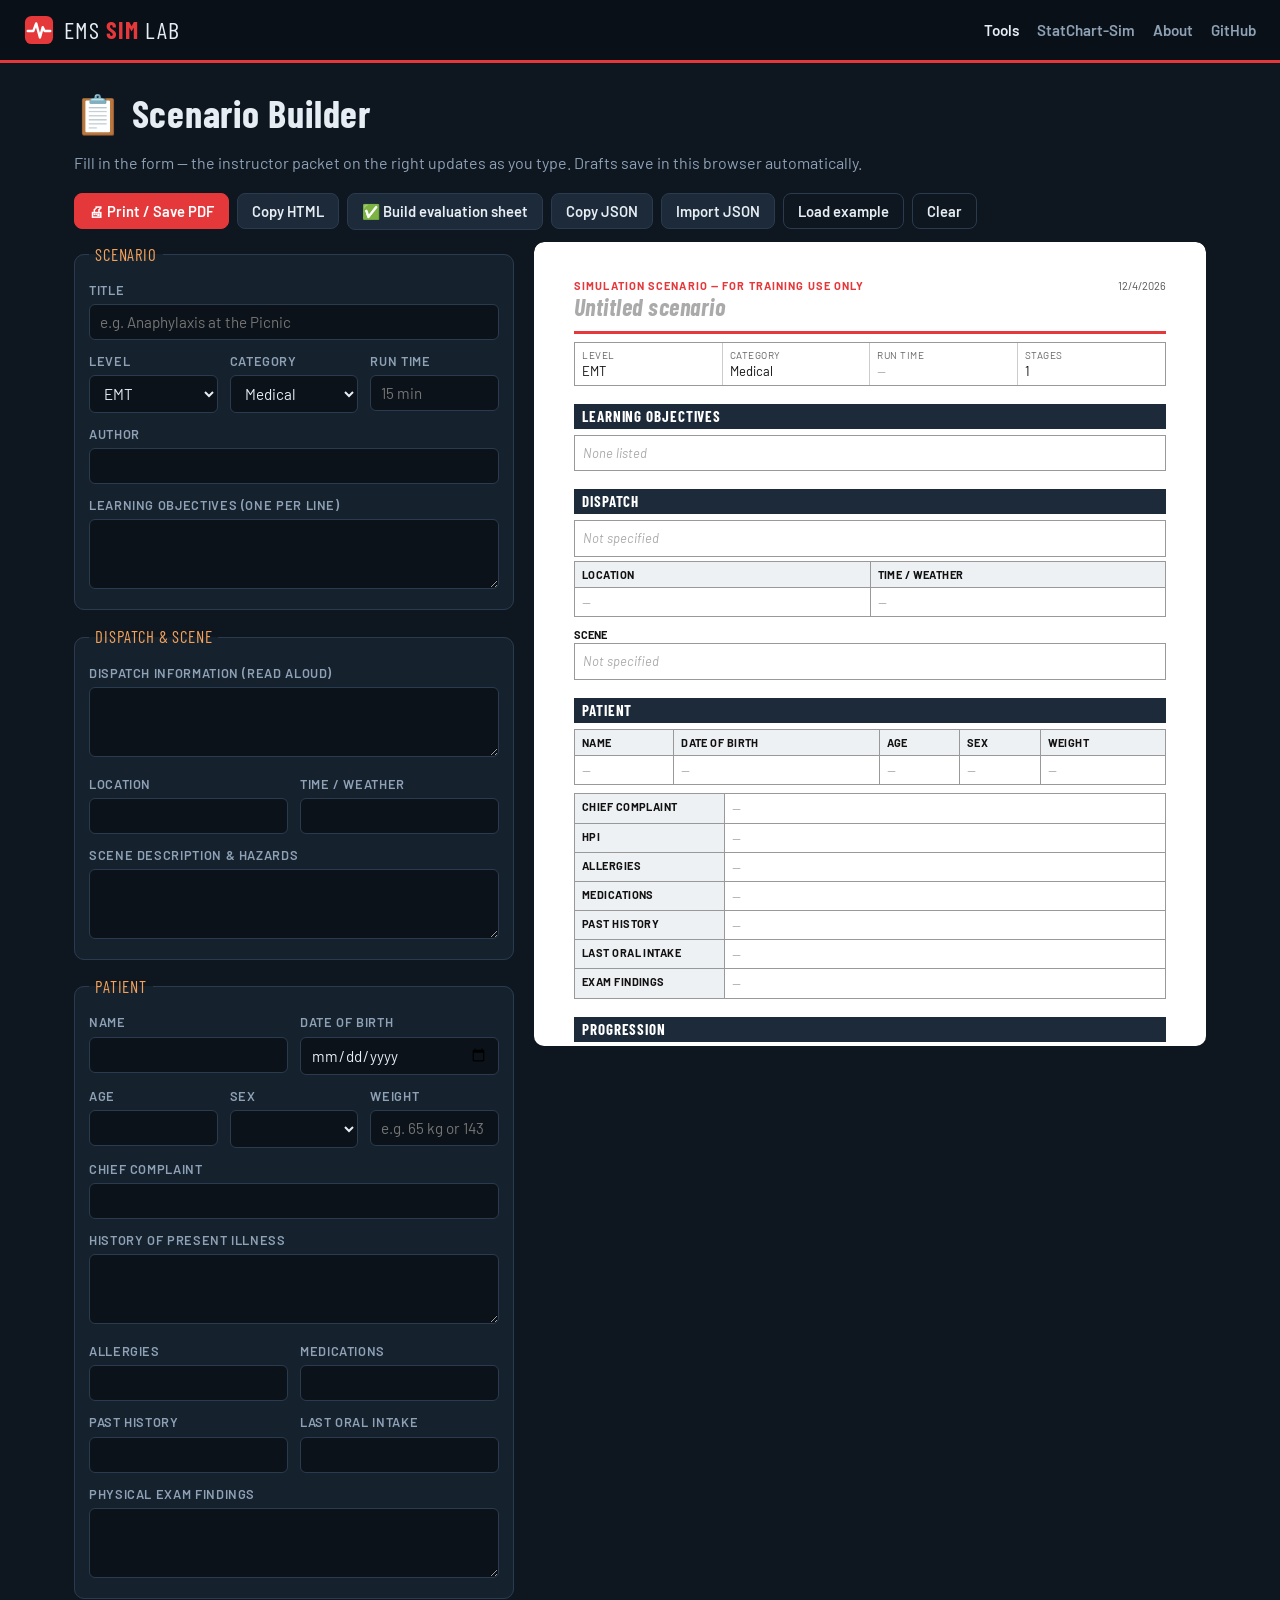
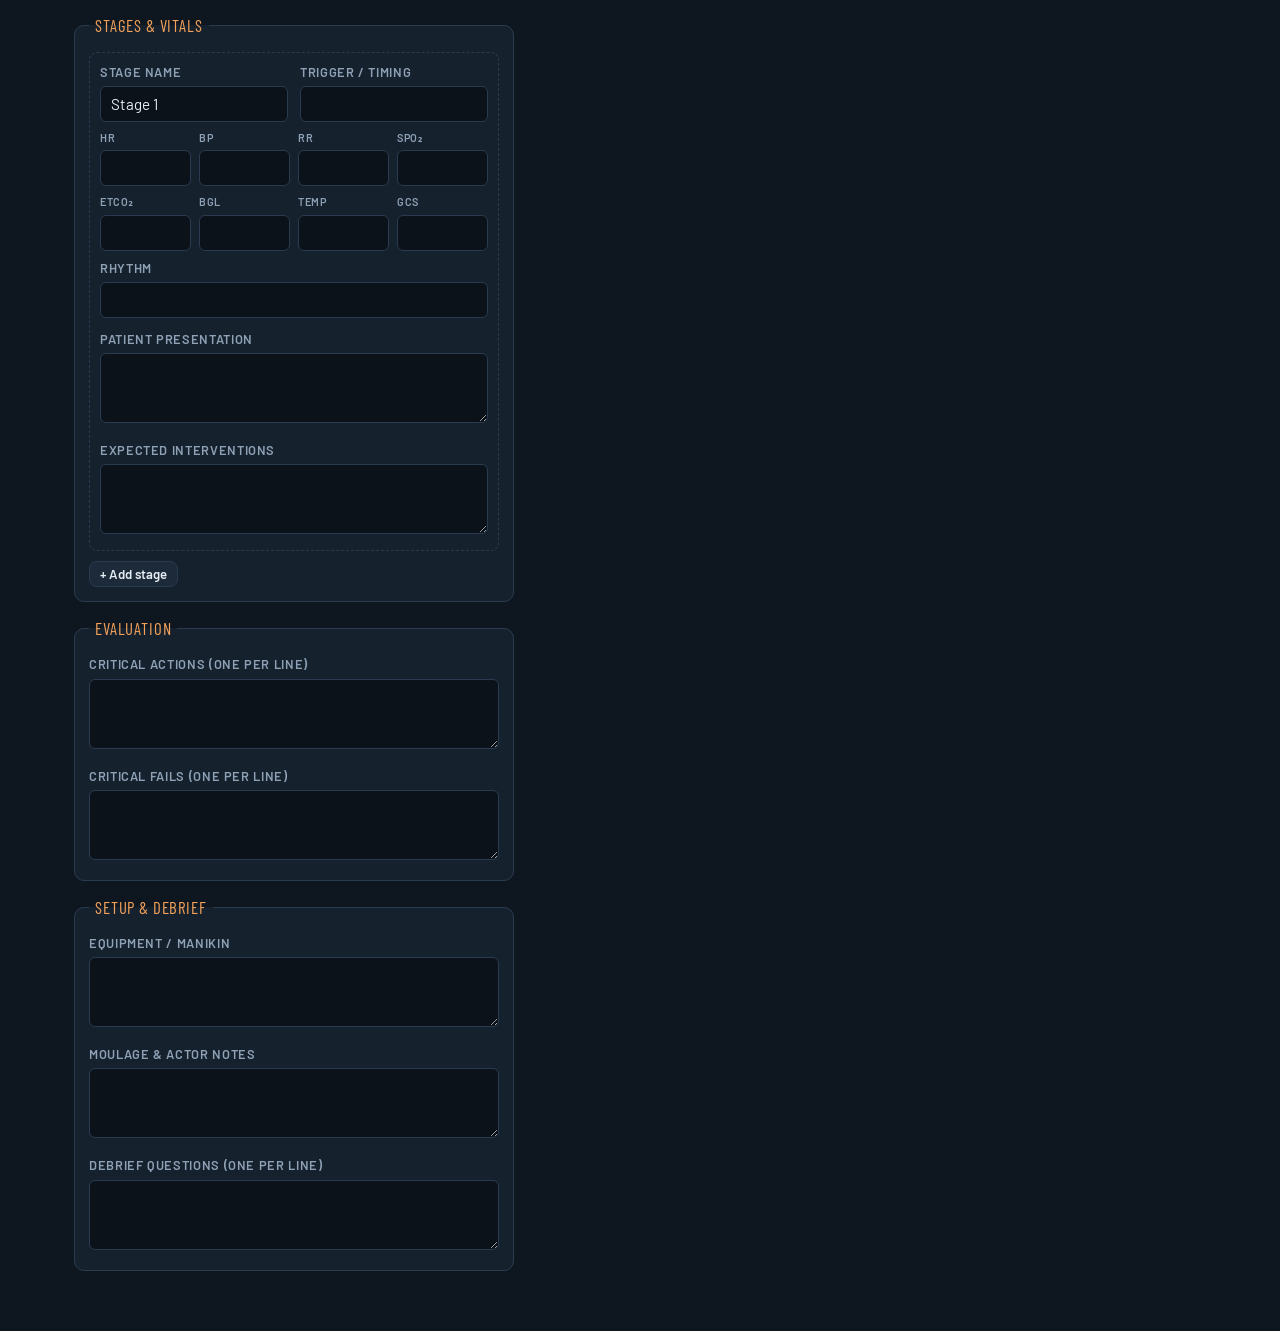
<file: tools/scenario-builder.html>
<!DOCTYPE html>
<html lang="en">
<head>
<meta charset="utf-8">
<meta name="viewport" content="width=device-width, initial-scale=1">
<title>Scenario Builder — EMS Sim Lab</title>
<link rel="icon" href="../assets/favicon.svg" type="image/svg+xml">
<link rel="stylesheet" href="../assets/site.css">
<style>
  .stage-vitals { display: grid; grid-template-columns: repeat(4, 1fr); gap: 8px; margin: 8px 0; }
  .stage-vitals label { font-size: .68rem; }
  .paper .vitals td { font-family: var(--mono); text-align: center; }
  .paper .vitals td:first-child { font-family: var(--font); text-align: left; font-weight: 600; }
  .paper .meta-grid { display: grid; grid-template-columns: repeat(4, 1fr); gap: 0; border: 1px solid #999; margin-top: 8px; }
  .paper .meta-grid div { padding: 5px 7px; border-right: 1px solid #ccc; }
  .paper .meta-grid div:last-child { border-right: 0; }
  .paper .meta-grid small { display: block; font-size: 10px; text-transform: uppercase; color: #666; letter-spacing: .05em; }
  .paper .stage { border: 1px solid #999; margin-bottom: 8px; }
  .paper .stage-head { background: #eef1f4; padding: 5px 8px; font-weight: 700; display: flex; justify-content: space-between; -webkit-print-color-adjust: exact; print-color-adjust: exact; }
  .paper .stage-body { padding: 6px 8px; }
  .paper .two { display: grid; grid-template-columns: 1fr 1fr; gap: 10px; }
  .paper .fail li { color: #b00; }
</style>
</head>
<body>
<main class="wrap">
  <div class="page-head" style="margin-bottom:18px">
    <h1>📋 Scenario Builder</h1>
    <p class="muted" style="margin:0">Fill in the form — the instructor packet on the right updates as you type. Drafts save in this browser automatically.</p>
  </div>

  <div class="toolbar">
    <button class="btn primary" onclick="printDoc()">🖨 Print / Save PDF</button>
    <button class="btn" onclick="copyText(standaloneHtml(state.title || 'Scenario', document.getElementById('doc').innerHTML), 'Printable HTML copied')">Copy HTML</button>
    <button class="btn" onclick="buildEvalSheet()" title="Open the Skills Evaluation Sheet pre-filled from this scenario">✅ Build evaluation sheet</button>
    <button class="btn" onclick="copyText(JSON.stringify(state, null, 2), 'Scenario JSON copied')">Copy JSON</button>
    <label class="btn" style="margin:0;text-transform:none;letter-spacing:0;font-size:.92rem;color:var(--text)">Import JSON<input type="file" accept=".json,application/json" hidden onchange="readJsonFile(this, d => { load(d); toast('Scenario imported'); })"></label>
    <button class="btn ghost" onclick="load(EXAMPLE); toast('Example loaded')">Load example</button>
    <button class="btn ghost" onclick="load(blank()); toast('Cleared')">Clear</button>
  </div>

  <div class="gen">
    <form class="gen-form" id="form" onsubmit="event.preventDefault()">
      <fieldset>
        <legend>Scenario</legend>
        <div class="grid">
          <div><label>Title</label><input data-k="title" placeholder="e.g. Anaphylaxis at the Picnic"></div>
          <div class="grid g3">
            <div><label>Level</label><select data-k="level"><option>EMR</option><option>EMT</option><option>AEMT</option><option>Paramedic</option><option>Mixed</option></select></div>
            <div><label>Category</label><select data-k="category"><option>Medical</option><option>Trauma</option><option>Pediatric</option><option>OB/GYN</option><option>Behavioral</option><option>Cardiac</option><option>Respiratory</option><option>MCI</option></select></div>
            <div><label>Run time</label><input data-k="duration" placeholder="15 min"></div>
          </div>
          <div><label>Author</label><input data-k="author"></div>
          <div><label>Learning objectives (one per line)</label><textarea data-k="objectives"></textarea></div>
        </div>
      </fieldset>

      <fieldset>
        <legend>Dispatch &amp; Scene</legend>
        <div class="grid">
          <div><label>Dispatch information (read aloud)</label><textarea data-k="dispatch"></textarea></div>
          <div class="grid g2">
            <div><label>Location</label><input data-k="location"></div>
            <div><label>Time / weather</label><input data-k="conditions"></div>
          </div>
          <div><label>Scene description &amp; hazards</label><textarea data-k="scene"></textarea></div>
        </div>
      </fieldset>

      <fieldset>
        <legend>Patient</legend>
        <div class="grid">
          <div class="grid g2">
            <div><label>Name</label><input data-k="ptName"></div>
            <div><label>Date of birth</label><input type="date" data-k="ptDob"></div>
          </div>
          <div class="grid g3">
            <div><label>Age <span style="text-transform:none;letter-spacing:0;font-weight:400" id="ageHint"></span></label><input data-k="ptAge"></div>
            <div><label>Sex</label><select data-k="ptSex"><option value=""></option><option>Male</option><option>Female</option><option>Prefer not to say</option></select></div>
            <div><label>Weight</label><input data-k="ptWeight" placeholder="e.g. 65 kg or 143 lb"></div>
          </div>
          <div><label>Chief complaint</label><input data-k="cc"></div>
          <div><label>History of present illness</label><textarea data-k="hpi"></textarea></div>
          <div class="grid g2">
            <div><label>Allergies</label><input data-k="allergies"></div>
            <div><label>Medications</label><input data-k="meds"></div>
            <div><label>Past history</label><input data-k="pmh"></div>
            <div><label>Last oral intake</label><input data-k="lastIntake"></div>
          </div>
          <div><label>Physical exam findings</label><textarea data-k="exam"></textarea></div>
        </div>
      </fieldset>

      <fieldset>
        <legend>Stages &amp; Vitals</legend>
        <div id="stages"></div>
        <button type="button" class="btn small" onclick="addStage()">+ Add stage</button>
      </fieldset>

      <fieldset>
        <legend>Evaluation</legend>
        <div class="grid">
          <div><label>Critical actions (one per line)</label><textarea data-k="critical"></textarea></div>
          <div><label>Critical fails (one per line)</label><textarea data-k="fails"></textarea></div>
        </div>
      </fieldset>

      <fieldset>
        <legend>Setup &amp; Debrief</legend>
        <div class="grid">
          <div><label>Equipment / manikin</label><textarea data-k="equipment"></textarea></div>
          <div><label>Moulage &amp; actor notes</label><textarea data-k="moulage"></textarea></div>
          <div><label>Debrief questions (one per line)</label><textarea data-k="debrief"></textarea></div>
        </div>
      </fieldset>
    </form>

    <div class="paper-wrap"><div class="paper" id="doc"></div></div>
  </div>
</main>

<script src="../assets/common.js"></script>
<script>
const KEY = 'emssim.scenario.draft';
const VITALS = [['hr','HR'],['bp','BP'],['rr','RR'],['spo2','SpO₂'],['etco2','EtCO₂'],['bgl','BGL'],['temp','Temp'],['gcs','GCS']];

function blankStage(n) { return { name: 'Stage ' + n, trigger: '', rhythm: '', presentation: '', interventions: '', hr:'',bp:'',rr:'',spo2:'',etco2:'',bgl:'',temp:'',gcs:'' }; }
function blank() {
  return { title:'', level:'EMT', category:'Medical', duration:'', author:'', objectives:'',
    dispatch:'', location:'', conditions:'', scene:'',
    ptName:'', ptDob:'', ptAge:'', ptSex:'', ptWeight:'', cc:'', hpi:'', allergies:'', meds:'', pmh:'', lastIntake:'', exam:'',
    stages: [blankStage(1)], critical:'', fails:'', equipment:'', moulage:'', debrief:'' };
}

const EXAMPLE = {
  title: 'Anaphylaxis at the Company Picnic', level: 'EMT', category: 'Medical', duration: '15 min', author: 'Sim Coordinator',
  objectives: 'Recognize anaphylaxis from history and exam\nAdminister epinephrine per local protocol without delay\nManage airway and reassess after each intervention',
  dispatch: 'Medic 4, respond to Riverside Park pavilion for a 34-year-old female with difficulty breathing. Caller states she ate at a food truck. Time out 13:42.',
  location: 'Riverside Park, covered pavilion', conditions: 'Midday, 84°F, sunny',
  scene: 'Scene safe. Crowd of ~20 coworkers; one bystander is filming. Patient seated at picnic table in tripod position. Friend holding an empty food container.',
  ptName: 'Dana Morales', ptDob: '1992-04-18', ptAge: '34', ptSex: 'Female', ptWeight: '65 kg', cc: '"My throat feels tight and I can\'t breathe."',
  hpi: 'Ate a shrimp taco ~10 minutes ago, unaware it contained shellfish. Itching began within minutes, followed by throat tightness, hives, and nausea. Left her auto-injector at home.',
  allergies: 'Shellfish (prior hives)', meds: 'Cetirizine PRN', pmh: 'Mild asthma', lastIntake: 'Shrimp taco, 13:30',
  exam: 'Diffuse urticaria to chest and arms. Lip and periorbital swelling. Audible wheezing, accessory muscle use. Speaks in 3–4 word sentences. Skin flushed, warm.',
  stages: [
    { name: 'Initial', trigger: 'On arrival', rhythm: 'Sinus tachycardia', presentation: 'Anxious, tripod, hoarse voice, hives spreading.', interventions: 'Primary assessment, high-flow O₂, position of comfort, request ALS, epinephrine IM.',
      hr:'124', bp:'98/60', rr:'28', spo2:'91%', etco2:'30', bgl:'104', temp:'98.9', gcs:'15' },
    { name: 'No epi by 5 min', trigger: 'Epi not given within 5 min', rhythm: 'Sinus tachycardia', presentation: 'Stridor develops, confused, can only nod.', interventions: 'Immediate epinephrine IM, assist ventilations PRN, rapid transport.',
      hr:'142', bp:'76/40', rr:'34', spo2:'84%', etco2:'24', bgl:'', temp:'', gcs:'13' },
    { name: 'After epi', trigger: '3 min after epinephrine', rhythm: 'Sinus tachycardia', presentation: 'Breathing easier, swelling decreasing, still wheezing.', interventions: 'Reassess, consider bronchodilator per protocol, transport, monitor for rebound.',
      hr:'112', bp:'112/70', rr:'22', spo2:'95%', etco2:'36', bgl:'', temp:'', gcs:'15' }
  ],
  critical: 'Recognizes anaphylaxis\nAdministers epinephrine within 5 minutes of patient contact\nApplies high-flow oxygen\nReassesses vitals after intervention\nInitiates timely transport',
  fails: 'Fails to administer epinephrine\nFails to manage airway/ventilation\nPerforms an intervention harmful to the patient',
  equipment: 'Adult manikin or live actor, BVM, NRB, O₂ tank, epinephrine trainer, nebulizer, pulse ox, BP cuff, stretcher',
  moulage: 'Red marker/blush for hives on chest and arms; lip swelling with putty. Actor: hoarse whisper, frequent throat clearing, increasing panic if no epi.',
  debrief: 'What findings told you this was anaphylaxis and not asthma?\nWhat made you decide when to give epinephrine?\nHow did you plan for a possible biphasic reaction?'
};

let state = store.get(KEY) || blank();

/* ---------- form <-> state ---------- */
const form = document.getElementById('form');
form.addEventListener('input', e => {
  const el = e.target;
  if (el.dataset.k) { state[el.dataset.k] = el.value; if (el.dataset.k === 'ptDob') syncAge(); }
  else if (el.dataset.s !== undefined) state.stages[+el.dataset.s][el.dataset.f] = el.value;
  else return;
  save(); renderDoc();
});

/* Age follows the date of birth, measured from today: the same rule the
   StatChart-Sim generators use, so every form shows the same age. */
function ageFrom(dob) {
  if (!dob) return '';
  const t = new Date(), b = new Date(dob);
  let a = t.getFullYear() - b.getFullYear();
  const m = t.getMonth() - b.getMonth();
  if (m < 0 || (m === 0 && t.getDate() < b.getDate())) a--;
  return a >= 0 ? String(a) : '';
}
function syncAge() {
  const ageEl = form.querySelector('[data-k=ptAge]'), hint = document.getElementById('ageHint');
  if (state.ptDob) { state.ptAge = ageFrom(state.ptDob); ageEl.value = state.ptAge; }
  ageEl.readOnly = !!state.ptDob;
  ageEl.style.opacity = state.ptDob ? .7 : 1;
  hint.textContent = state.ptDob ? '(from date of birth)' : '';
}
// Older scenarios stored sex as free text such as "F" or "male".
function normSex(v) {
  const x = (v || '').trim().toLowerCase();
  if (/^(f|female|woman)$/.test(x)) return 'Female';
  if (/^(m|male|man)$/.test(x)) return 'Male';
  return v || '';
}
function fillForm() {
  state.ptSex = normSex(state.ptSex);
  form.querySelectorAll('[data-k]').forEach(el => { el.value = state[el.dataset.k] || (el.tagName === 'SELECT' ? el.options[0].value : ''); });
  syncAge();
  renderStages();
}
function fmtDob(d) {
  if (!d) return '';
  const [y, m, day] = d.split('-').map(Number);
  return ['January','February','March','April','May','June','July','August','September','October','November','December'][m - 1] + ' ' + day + ', ' + y;
}

function renderStages() {
  document.getElementById('stages').innerHTML = state.stages.map((s, i) => `
    <div class="repeat-row">
      ${state.stages.length > 1 ? `<button type="button" class="btn small ghost remove" onclick="removeStage(${i})" aria-label="Remove stage">✕</button>` : ''}
      <div class="grid g2">
        <div><label>Stage name</label><input data-s="${i}" data-f="name" value="${escapeHtml(s.name)}"></div>
        <div><label>Trigger / timing</label><input data-s="${i}" data-f="trigger" value="${escapeHtml(s.trigger)}"></div>
      </div>
      <div class="stage-vitals">
        ${VITALS.map(([f, l]) => `<div><label>${l}</label><input data-s="${i}" data-f="${f}" value="${escapeHtml(s[f])}"></div>`).join('')}
      </div>
      <div class="grid">
        <div><label>Rhythm</label><input data-s="${i}" data-f="rhythm" value="${escapeHtml(s.rhythm)}"></div>
        <div><label>Patient presentation</label><textarea data-s="${i}" data-f="presentation">${escapeHtml(s.presentation)}</textarea></div>
        <div><label>Expected interventions</label><textarea data-s="${i}" data-f="interventions">${escapeHtml(s.interventions)}</textarea></div>
      </div>
    </div>`).join('');
}
function addStage() { state.stages.push(blankStage(state.stages.length + 1)); save(); renderStages(); renderDoc(); }
function removeStage(i) { state.stages.splice(i, 1); save(); renderStages(); renderDoc(); }

function load(d) { state = Object.assign(blank(), JSON.parse(JSON.stringify(d))); if (!state.stages || !state.stages.length) state.stages = [blankStage(1)]; save(); fillForm(); renderDoc(); }
function save() { store.set(KEY, state); }

/* ---------- document ---------- */
const v = (x) => x ? escapeHtml(x) : '<span class="empty">—</span>';
const box = (x) => `<div class="box">${x ? escapeHtml(x) : '<span class="empty">Not specified</span>'}</div>`;
const list = (x, cls) => {
  const items = (x || '').split('\n').map(s => s.trim()).filter(Boolean);
  return items.length ? `<ul class="${cls || ''}">${items.map(i => `<li>${escapeHtml(i)}</li>`).join('')}</ul>` : '<div class="box"><span class="empty">None listed</span></div>';
};
const checklist = (x) => {
  const items = (x || '').split('\n').map(s => s.trim()).filter(Boolean);
  if (!items.length) return '<div class="box"><span class="empty">None listed</span></div>';
  return `<table><tr><th>Critical action</th><th style="width:70px">Done</th><th style="width:90px">Time</th></tr>${items.map(i => `<tr><td>${escapeHtml(i)}</td><td><span class="check"></span></td><td></td></tr>`).join('')}</table>`;
};

function renderDoc() {
  const s = state;
  const usedVitals = VITALS.filter(([f]) => s.stages.some(st => st[f]));
  const vitalsTable = usedVitals.length ? `
    <table class="vitals">
      <tr><th>Stage</th>${usedVitals.map(([, l]) => `<th>${l}</th>`).join('')}</tr>
      ${s.stages.map(st => `<tr><td>${v(st.name)}</td>${usedVitals.map(([f]) => `<td>${st[f] ? escapeHtml(st[f]) : '—'}</td>`).join('')}</tr>`).join('')}
    </table>` : '';

  document.getElementById('doc').innerHTML = `
    <div class="doc-head">
      <div>
        <div class="sim-banner">Simulation scenario — for training use only</div>
        <h1>${s.title ? escapeHtml(s.title) : '<span class="empty">Untitled scenario</span>'}</h1>
      </div>
      <div style="text-align:right;font-size:11px;color:#555">${s.author ? 'Author: ' + escapeHtml(s.author) + '<br>' : ''}${new Date().toLocaleDateString()}</div>
    </div>
    <div class="meta-grid">
      <div><small>Level</small>${v(s.level)}</div>
      <div><small>Category</small>${v(s.category)}</div>
      <div><small>Run time</small>${v(s.duration)}</div>
      <div><small>Stages</small>${s.stages.length}</div>
    </div>

    <h2>Learning objectives</h2>${list(s.objectives)}

    <div class="avoid-break">
      <h2>Dispatch</h2>${box(s.dispatch)}
      <table><tr><th style="width:50%">Location</th><th>Time / weather</th></tr><tr><td>${v(s.location)}</td><td>${v(s.conditions)}</td></tr></table>
      <strong style="font-size:11px;text-transform:uppercase">Scene</strong>${box(s.scene)}
    </div>

    <div class="avoid-break">
      <h2>Patient</h2>
      <table>
        <tr><th>Name</th><th>Date of birth</th><th>Age</th><th>Sex</th><th>Weight</th></tr>
        <tr><td>${v(s.ptName)}</td><td>${v(fmtDob(s.ptDob))}</td><td>${v(s.ptAge)}</td><td>${v(s.ptSex)}</td><td>${v(s.ptWeight)}</td></tr>
      </table>
      <table>
        <tr><th style="width:150px">Chief complaint</th><td>${v(s.cc)}</td></tr>
        <tr><th>HPI</th><td style="white-space:pre-wrap">${v(s.hpi)}</td></tr>
        <tr><th>Allergies</th><td>${v(s.allergies)}</td></tr>
        <tr><th>Medications</th><td>${v(s.meds)}</td></tr>
        <tr><th>Past history</th><td>${v(s.pmh)}</td></tr>
        <tr><th>Last oral intake</th><td>${v(s.lastIntake)}</td></tr>
        <tr><th>Exam findings</th><td style="white-space:pre-wrap">${v(s.exam)}</td></tr>
      </table>
    </div>

    <h2>Progression</h2>
    ${vitalsTable}
    ${s.stages.map((st, i) => `
      <div class="stage avoid-break">
        <div class="stage-head"><span>${i + 1}. ${v(st.name)}</span><span style="font-weight:400">${st.trigger ? 'Trigger: ' + escapeHtml(st.trigger) : ''}</span></div>
        <div class="stage-body">
          ${st.rhythm ? `<div><strong>Rhythm:</strong> ${escapeHtml(st.rhythm)}</div>` : ''}
          <div class="two">
            <div><strong>Presentation</strong><div style="white-space:pre-wrap">${v(st.presentation)}</div></div>
            <div><strong>Expected interventions</strong><div style="white-space:pre-wrap">${v(st.interventions)}</div></div>
          </div>
        </div>
      </div>`).join('')}

    <div class="avoid-break">
      <h2>Evaluation</h2>
      ${checklist(s.critical)}
      <strong style="font-size:11px;text-transform:uppercase;color:#b00">Critical fails</strong>
      ${list(s.fails, 'fail')}
    </div>

    <div class="avoid-break">
      <h2>Setup</h2>
      <div class="two">
        <div><strong style="font-size:11px;text-transform:uppercase">Equipment</strong>${box(s.equipment)}</div>
        <div><strong style="font-size:11px;text-transform:uppercase">Moulage &amp; actor</strong>${box(s.moulage)}</div>
      </div>
    </div>

    <div class="avoid-break">
      <h2>Debrief</h2>${list(s.debrief)}
    </div>
    <p style="font-size:10px;color:#888;margin-top:20px">Generated with EMS Sim Lab. Educational simulation material — not clinical guidance. Follow local protocols and medical direction.</p>`;
}

/* ---------- Scenario → Skills Evaluation Sheet ----------
   Maps this scenario onto a sheet and hands it to tools/skills-sheet.html
   through this browser's storage (key: emssim.skills.import). */
const lines = t => (t || '').split('\n').map(x => x.trim()).filter(Boolean);
function splitInterventions(t) {
  t = (t || '').trim(); if (!t) return [];
  const parts = t.includes('\n') ? t.split('\n') : t.split(/[;,]\s*/);
  return parts.map(x => x.trim().replace(/\.$/, '')).filter(Boolean)
              .map(x => x.charAt(0).toUpperCase() + x.slice(1));
}
// Skip a stage item when an earlier step already says the same thing
// (e.g. "Primary assessment" vs "Performs a primary assessment ...").
const norm = t => t.toLowerCase().replace(/[^a-z0-9₂]+/g, ' ').trim();
function alreadyCovered(item, steps) {
  const n = norm(item);
  return n && steps.some(st => !st.section && norm(st.text).includes(n));
}
function scenarioToSheet(sc) {
  const steps = [
    { text: '# Scene & assessment', section: true },
    { text: 'Takes or verbalizes PPE precautions and scene safety', pts: 1 },
    { text: 'Performs a primary assessment (airway, breathing, circulation)', pts: 1 },
    { text: 'Obtains a full set of vital signs', pts: 1 },
    { text: 'Obtains a focused history', pts: 1 }
  ];
  const crit = lines(sc.critical);
  if (crit.length) {
    steps.push({ text: '# Critical actions', section: true });
    crit.forEach(c => steps.push({ text: c, pts: 2 }));
  }
  (sc.stages || []).forEach((st, i) => {
    const items = splitInterventions(st.interventions);
    if (!items.length) return;
    const head = `# Stage ${i + 1}: ${st.name || 'Stage'}` + (st.trigger && i > 0 ? ` (${st.trigger})` : '');
    steps.push({ text: head, section: true });
    items.forEach(it => { if (!alreadyCovered(it, steps)) steps.push({ text: it, pts: 1 }); });
  });
  const levels = ['EMR', 'EMT', 'AEMT', 'Paramedic'];
  const prev = store.get('emssim.skills.draft') || {};
  return {
    org: prev.org || '',
    skill: sc.title ? `Scenario: ${sc.title}` : 'Scenario evaluation',
    level: levels.includes(sc.level) ? sc.level : (prev.level || 'EMT'),
    timeLimit: sc.duration || '',
    passScore: '',
    instructions: (sc.dispatch ? sc.dispatch.trim() + ' ' : '') + 'Assess and manage this patient. Verbalize your findings and treatment decisions as you go.',
    steps,
    fails: sc.fails || '',
    source: { title: sc.title || 'Untitled scenario', at: Date.now() }
  };
}
function buildEvalSheet() {
  const hasContent = lines(state.critical).length || (state.stages || []).some(st => splitInterventions(st.interventions).length);
  if (!hasContent) { toast('Add critical actions or expected interventions first'); return; }
  if (!store.set('emssim.skills.import', scenarioToSheet(state))) { toast('This browser blocked saving, so the sheet could not be built'); return; }
  location.href = 'skills-sheet.html';
}

renderTopbar('../', 'home');
fillForm();
renderDoc();
</script>
</body>
</html>
</file>
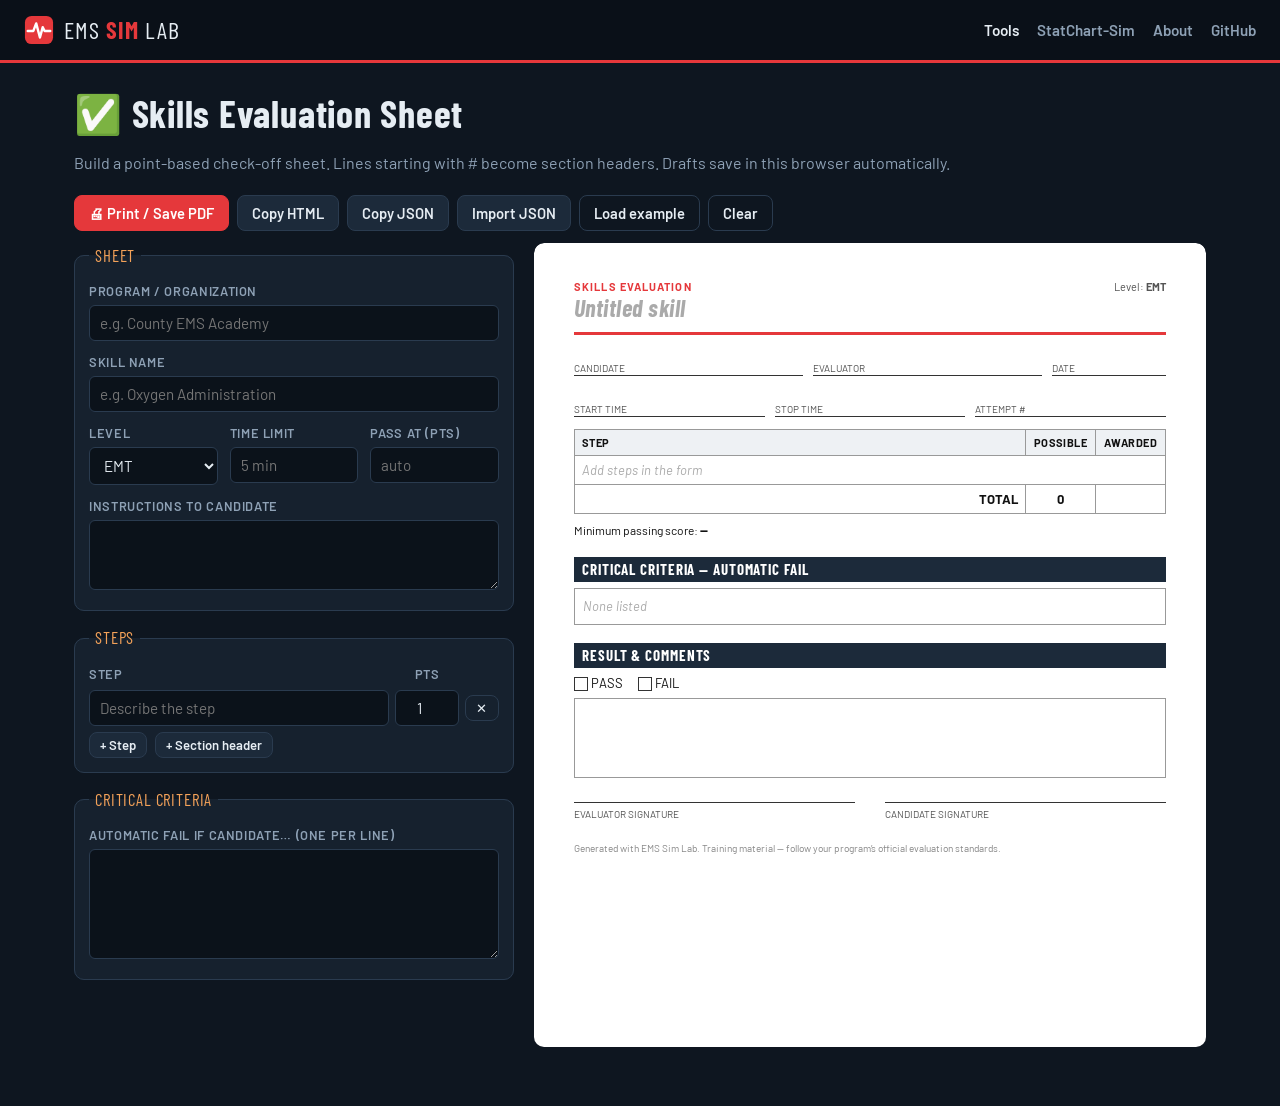
<file: tools/skills-sheet.html>
<!DOCTYPE html>
<html lang="en">
<head>
<meta charset="utf-8">
<meta name="viewport" content="width=device-width, initial-scale=1">
<title>Skills Evaluation Sheet — EMS Sim Lab</title>
<link rel="icon" href="../assets/favicon.svg" type="image/svg+xml">
<link rel="stylesheet" href="../assets/site.css">
<style>
  .step-row { display: grid; grid-template-columns: 1fr 64px 34px; gap: 6px; margin-bottom: 6px; align-items: center; }
  .step-row input[type=number] { text-align: center; padding: 8px 4px; }
  .sec-row input { font-weight: 700; color: var(--amber); }
  .row-tools { display: flex; gap: 8px; margin-top: 6px; }
  .paper .fields { display: grid; grid-template-columns: 2fr 2fr 1fr; gap: 10px; margin: 12px 0; }
  .paper .fields div { border-bottom: 1px solid #333; padding-top: 14px; font-size: 10px; text-transform: uppercase; color: #555; }
  .paper .pts { width: 70px; text-align: center; }
  .paper tr.section td { background: #eef1f4; font-weight: 700; text-transform: uppercase; font-size: 11px; letter-spacing: .04em; -webkit-print-color-adjust: exact; print-color-adjust: exact; }
  .paper .total td { font-weight: 700; }
  .paper .fail-list li { margin: 4px 0; list-style: none; }
  .paper .fail-list { padding-left: 0; }
  .paper .sig { display: grid; grid-template-columns: 1fr 1fr; gap: 30px; margin-top: 24px; }
  .paper .sig div { border-top: 1px solid #333; padding-top: 4px; font-size: 10px; text-transform: uppercase; color: #555; }
  .copies-note { font-size: .8rem; color: var(--muted); }
</style>
</head>
<body>
<main class="wrap">
  <div class="page-head" style="margin-bottom:18px">
    <h1>✅ Skills Evaluation Sheet</h1>
    <p class="muted" style="margin:0">Build a point-based check-off sheet. Lines starting with <code>#</code> become section headers. Drafts save in this browser automatically.</p>
  </div>

  <div class="toolbar">
    <button class="btn primary" onclick="printDoc()">🖨 Print / Save PDF</button>
    <button class="btn" onclick="copyText(standaloneHtml(state.skill || 'Skills sheet', document.getElementById('doc').innerHTML), 'Printable HTML copied')">Copy HTML</button>
    <button class="btn" onclick="copyText(JSON.stringify(state, null, 2), 'Sheet JSON copied')">Copy JSON</button>
    <label class="btn" style="margin:0;text-transform:none;letter-spacing:0;font-size:.92rem;color:var(--text)">Import JSON<input type="file" accept=".json,application/json" hidden onchange="readJsonFile(this, d => { load(d); toast('Sheet imported'); })"></label>
    <button class="btn ghost" onclick="load(EXAMPLE); toast('Example loaded')">Load example</button>
    <button class="btn ghost" onclick="load(blank()); toast('Cleared')">Clear</button>
  </div>

  <div class="panel" id="importBanner" hidden style="margin-bottom:14px;border-left:4px solid var(--amber);flex-wrap:wrap;gap:10px;align-items:center">
    <span style="flex:1;min-width:260px"><strong>Built from scenario <span id="importTitle"></span>.</strong> <span class="muted">Review the steps and points, then print. Your previous sheet was set aside.</span></span>
    <button class="btn small" id="restorePrev">Restore previous sheet</button>
    <button class="btn small ghost" onclick="hideBanner()">Dismiss</button>
  </div>

  <div class="gen">
    <form class="gen-form" id="form" onsubmit="event.preventDefault()">
      <fieldset>
        <legend>Sheet</legend>
        <div class="grid">
          <div><label>Program / organization</label><input data-k="org" placeholder="e.g. County EMS Academy"></div>
          <div><label>Skill name</label><input data-k="skill" placeholder="e.g. Oxygen Administration"></div>
          <div class="grid g3">
            <div><label>Level</label><select data-k="level"><option>EMR</option><option>EMT</option><option>AEMT</option><option>Paramedic</option></select></div>
            <div><label>Time limit</label><input data-k="timeLimit" placeholder="5 min"></div>
            <div><label>Pass at (pts)</label><input data-k="passScore" placeholder="auto"></div>
          </div>
          <div><label>Instructions to candidate</label><textarea data-k="instructions"></textarea></div>
        </div>
      </fieldset>

      <fieldset>
        <legend>Steps</legend>
        <div class="step-row" style="margin-bottom:2px"><label>Step</label><label style="text-align:center">Pts</label><span></span></div>
        <div id="steps"></div>
        <div class="row-tools">
          <button type="button" class="btn small" onclick="addStep(false)">+ Step</button>
          <button type="button" class="btn small" onclick="addStep(true)">+ Section header</button>
        </div>
      </fieldset>

      <fieldset>
        <legend>Critical criteria</legend>
        <div><label>Automatic fail if candidate… (one per line)</label><textarea data-k="fails" style="min-height:110px"></textarea></div>
      </fieldset>
    </form>

    <div class="paper-wrap"><div class="paper" id="doc"></div></div>
  </div>
</main>

<script src="../assets/common.js"></script>
<script>
const KEY = 'emssim.skills.draft';

function blank() {
  return { org:'', skill:'', level:'EMT', timeLimit:'', passScore:'', instructions:'',
    steps: [{ text:'', pts:1 }], fails:'' };
}

const EXAMPLE = {
  org: 'EMS Sim Lab Academy', skill: 'Oxygen Administration by Non-Rebreather Mask', level: 'EMT', timeLimit: '5 min', passScore: '9',
  instructions: 'Your patient is short of breath and requires high-concentration oxygen. Assemble the equipment and administer oxygen by non-rebreather mask. Then discontinue oxygen when instructed.',
  steps: [
    { text: '# Preparation', section: true },
    { text: 'Takes or verbalizes appropriate PPE precautions', pts: 1 },
    { text: 'Inspects tank, removes seal, and cracks the valve', pts: 1 },
    { text: 'Attaches regulator and checks for leaks', pts: 1 },
    { text: 'Opens tank and verifies pressure is adequate', pts: 1 },
    { text: '# Administration', section: true },
    { text: 'Attaches non-rebreather mask to regulator', pts: 1 },
    { text: 'Prefills the reservoir bag', pts: 1 },
    { text: 'Sets flow rate to an appropriate high-flow setting', pts: 1 },
    { text: 'Explains the procedure to the patient', pts: 1 },
    { text: 'Applies and adjusts mask to the patient’s face', pts: 1 },
    { text: '# Discontinuation', section: true },
    { text: 'Removes mask from the patient', pts: 1 },
    { text: 'Shuts off regulator and relieves pressure', pts: 1 }
  ],
  fails: 'Did not take or verbalize PPE precautions\nAllowed the reservoir bag to fully collapse while mask was on the patient\nDid not prefill the reservoir bag\nExceeded the time limit\nPerformed any improper technique resulting in potential harm to the patient'
};

let state = store.get(KEY) || blank();
function hideBanner() { const b = document.getElementById('importBanner'); b.hidden = true; b.style.display = 'none'; }

/* A sheet handed over from the Scenario Builder replaces the current draft;
   the draft it replaces is kept so it can be restored. */
const IMPORT_KEY = 'emssim.skills.import', PREV_KEY = 'emssim.skills.previous';
const incoming = store.get(IMPORT_KEY);
if (incoming) {
  if (store.get(KEY)) store.set(PREV_KEY, store.get(KEY));
  state = Object.assign(blank(), incoming);
  store.set(KEY, state);
  store.del(IMPORT_KEY);
}

const form = document.getElementById('form');
form.addEventListener('input', e => {
  const el = e.target;
  if (el.dataset.k) state[el.dataset.k] = el.value;
  else if (el.dataset.i !== undefined) {
    const st = state.steps[+el.dataset.i];
    if (el.dataset.f === 'pts') st.pts = el.value === '' ? '' : Math.max(0, +el.value);
    else { st.text = el.value; st.section = el.value.trim().startsWith('#'); }
  } else return;
  save(); renderDoc();
  if (el.dataset.f === 'text') syncRowStyle(el);
});

function syncRowStyle(el) {
  const row = el.closest('.step-row');
  const sec = el.value.trim().startsWith('#');
  row.classList.toggle('sec-row', sec);
  row.querySelector('input[type=number]').style.visibility = sec ? 'hidden' : 'visible';
}

function fillForm() {
  form.querySelectorAll('[data-k]').forEach(el => { el.value = state[el.dataset.k] || (el.tagName === 'SELECT' ? el.options[0].value : ''); });
  renderSteps();
}
function renderSteps() {
  document.getElementById('steps').innerHTML = state.steps.map((s, i) => `
    <div class="step-row ${s.section ? 'sec-row' : ''}">
      <input data-i="${i}" data-f="text" value="${escapeHtml(s.text)}" placeholder="${s.section ? '# Section name' : 'Describe the step'}">
      <input data-i="${i}" data-f="pts" type="number" min="0" value="${s.pts ?? 1}" style="visibility:${s.section ? 'hidden' : 'visible'}" aria-label="Points">
      <button type="button" class="btn small ghost" onclick="removeStep(${i})" aria-label="Remove">✕</button>
    </div>`).join('');
}
function addStep(section) {
  state.steps.push(section ? { text: '# ', section: true } : { text: '', pts: 1 });
  save(); renderSteps(); renderDoc();
  const inputs = document.querySelectorAll('#steps input[data-f=text]');
  inputs[inputs.length - 1].focus();
}
function removeStep(i) { state.steps.splice(i, 1); if (!state.steps.length) state.steps.push({ text:'', pts:1 }); save(); renderSteps(); renderDoc(); }
function load(d) { state = Object.assign(blank(), JSON.parse(JSON.stringify(d))); save(); fillForm(); renderDoc(); }
function save() { store.set(KEY, state); }

function renderDoc() {
  const s = state;
  const steps = s.steps.filter(x => x.text.trim());
  const total = steps.filter(x => !x.section).reduce((a, x) => a + (+x.pts || 0), 0);
  const pass = s.passScore || (total ? Math.ceil(total * 0.7) + ' (70%)' : '—');
  const fails = (s.fails || '').split('\n').map(x => x.trim()).filter(Boolean);

  document.getElementById('doc').innerHTML = `
    <div class="doc-head">
      <div>
        <div class="sim-banner">${s.org ? escapeHtml(s.org) + ' · ' : ''}Skills evaluation</div>
        <h1>${s.skill ? escapeHtml(s.skill) : '<span class="empty">Untitled skill</span>'}</h1>
      </div>
      <div style="text-align:right;font-size:11px;color:#555">Level: <strong>${escapeHtml(s.level)}</strong>${s.timeLimit ? '<br>Time limit: <strong>' + escapeHtml(s.timeLimit) + '</strong>' : ''}</div>
    </div>
    <div class="fields"><div>Candidate</div><div>Evaluator</div><div>Date</div></div>
    <div class="fields" style="grid-template-columns:1fr 1fr 1fr"><div>Start time</div><div>Stop time</div><div>Attempt #</div></div>
    ${s.instructions ? `<div class="box" style="margin-bottom:10px"><strong>Instructions to candidate:</strong> ${escapeHtml(s.instructions)}</div>` : ''}

    <table>
      <tr><th>Step</th><th class="pts">Possible</th><th class="pts">Awarded</th></tr>
      ${steps.length ? steps.map(x => x.section
        ? `<tr class="section"><td colspan="3">${escapeHtml(x.text.replace(/^#\s*/, ''))}</td></tr>`
        : `<tr><td>${escapeHtml(x.text)}</td><td class="pts">${+x.pts || 0}</td><td class="pts"></td></tr>`).join('')
        : '<tr><td colspan="3" class="empty">Add steps in the form</td></tr>'}
      <tr class="total"><td style="text-align:right">TOTAL</td><td class="pts">${total}</td><td class="pts"></td></tr>
    </table>
    <div style="font-size:12px;margin:2px 0 10px">Minimum passing score: <strong>${escapeHtml(String(pass))}</strong></div>

    <div class="avoid-break">
      <h2>Critical criteria — automatic fail</h2>
      ${fails.length ? `<ul class="fail-list">${fails.map(f => `<li><span class="check"></span>&nbsp; ${escapeHtml(f)}</li>`).join('')}</ul>` : '<div class="box"><span class="empty">None listed</span></div>'}
    </div>

    <div class="avoid-break">
      <h2>Result &amp; comments</h2>
      <div style="margin:6px 0"><span class="check"></span> PASS &nbsp;&nbsp;&nbsp; <span class="check"></span> FAIL</div>
      <div class="box" style="min-height:80px"></div>
      <div class="sig"><div>Evaluator signature</div><div>Candidate signature</div></div>
    </div>
    <p style="font-size:10px;color:#888;margin-top:20px">Generated with EMS Sim Lab. Training material — follow your program’s official evaluation standards.</p>`;
}

renderTopbar('../', 'home');
if (incoming) {
  const banner = document.getElementById('importBanner');
  banner.hidden = false; banner.style.display = 'flex';
  document.getElementById('importTitle').textContent = '“' + ((incoming.source && incoming.source.title) || 'scenario') + '”';
  const prev = store.get(PREV_KEY);
  const btn = document.getElementById('restorePrev');
  if (!prev) btn.style.display = 'none';
  btn.onclick = () => { load(prev); store.del(PREV_KEY); hideBanner(); toast('Previous sheet restored'); };
}
fillForm();
renderDoc();
</script>
</body>
</html>
</file>
<file: assets/site.css>
/* EMS Sim Lab — shared site styles */
@import url('https://fonts.googleapis.com/css2?family=Barlow:wght@400;500;600;700&family=Barlow+Condensed:wght@600;700&family=JetBrains+Mono:wght@400;600&display=swap');

:root {
  --bg: #0e1620;
  --panel: #16212e;
  --panel-2: #1c2a3a;
  --line: #2a3b4f;
  --text: #e6edf3;
  --muted: #8ea1b5;
  --red: #e5383b;
  --amber: #f4a259;
  --green: #4cc38a;
  --blue: #4ea8de;
  --radius: 10px;
  --font: 'Barlow', system-ui, sans-serif;
  --display: 'Barlow Condensed', 'Barlow', sans-serif;
  --mono: 'JetBrains Mono', ui-monospace, monospace;
}

* { box-sizing: border-box; }
html, body { margin: 0; }
body {
  background: var(--bg);
  color: var(--text);
  font-family: var(--font);
  font-size: 16px;
  line-height: 1.5;
}
a { color: var(--blue); }

/* ---------- Top bar ---------- */
.topbar {
  display: flex; align-items: center; gap: 16px;
  padding: 12px 24px;
  background: #0a1018;
  border-bottom: 3px solid var(--red);
  position: sticky; top: 0; z-index: 10;
}
.brand { display: flex; align-items: center; gap: 10px; text-decoration: none; color: var(--text); }
.brand svg, .brand img { width: 30px; height: 30px; display: block; }
.brand span { font-family: var(--display); font-size: 1.5rem; letter-spacing: .04em; text-transform: uppercase; }
.brand b { color: var(--red); }
.topbar nav { margin-left: auto; display: flex; gap: 18px; }
.topbar nav a { color: var(--muted); text-decoration: none; font-weight: 600; font-size: .95rem; }
.topbar nav a:hover, .topbar nav a.active { color: var(--text); }
@media (max-width: 560px) {
  .topbar { flex-wrap: wrap; gap: 6px 16px; padding: 10px 16px; }
  .topbar nav { margin-left: 0; width: 100%; gap: 16px; }
}

.wrap { max-width: 1180px; margin: 0 auto; padding: 28px 24px 60px; }

h1, h2, h3 { font-family: var(--display); letter-spacing: .02em; line-height: 1.15; margin: 0 0 .4em; }
h1 { font-size: 2.4rem; }
h2 { font-size: 1.5rem; }
h3 { font-size: 1.15rem; }
.muted { color: var(--muted); }

/* ---------- Buttons & inputs ---------- */
.btn {
  display: inline-flex; align-items: center; gap: 6px;
  font: 600 .92rem var(--font);
  padding: 8px 14px; border-radius: 8px;
  border: 1px solid var(--line); background: var(--panel-2); color: var(--text);
  cursor: pointer; text-decoration: none;
}
.btn:hover { border-color: var(--muted); }
.btn.primary { background: var(--red); border-color: var(--red); color: #fff; }
.btn.primary:hover { background: #c9302c; }
.btn.small { padding: 4px 10px; font-size: .82rem; }
.btn.ghost { background: transparent; }

label { display: block; font-size: .8rem; font-weight: 600; color: var(--muted); text-transform: uppercase; letter-spacing: .05em; margin-bottom: 4px; }
input, select, textarea {
  width: 100%;
  font: 400 .95rem var(--font);
  color: var(--text); background: #0b121a;
  border: 1px solid var(--line); border-radius: 6px;
  padding: 8px 10px;
}
textarea { resize: vertical; min-height: 70px; }
input:focus, select:focus, textarea:focus { outline: 2px solid var(--blue); outline-offset: -1px; border-color: transparent; }

.panel { background: var(--panel); border: 1px solid var(--line); border-radius: var(--radius); padding: 18px; }
.grid { display: grid; gap: 12px; }
.g2 { grid-template-columns: repeat(2, 1fr); }
.g3 { grid-template-columns: repeat(3, 1fr); }
.g4 { grid-template-columns: repeat(4, 1fr); }
@media (max-width: 760px) { .g2, .g3, .g4 { grid-template-columns: 1fr 1fr; } }

.tag {
  display: inline-block; font: 600 .72rem var(--font); text-transform: uppercase; letter-spacing: .06em;
  padding: 2px 8px; border-radius: 99px; border: 1px solid currentColor;
}
.tag.doc { color: var(--amber); }
.tag.sim { color: var(--blue); }
.tag.ref { color: var(--green); }
.tag.soon { color: var(--muted); }

.toast {
  position: fixed; bottom: 20px; left: 50%; transform: translateX(-50%);
  background: var(--panel-2); border: 1px solid var(--line); color: var(--text);
  padding: 10px 16px; border-radius: 8px; font-size: .9rem;
  opacity: 0; pointer-events: none; transition: opacity .2s;
}
.toast.show { opacity: 1; }

/* ---------- Generator layout (form left, document right) ---------- */
.gen { display: grid; grid-template-columns: minmax(340px, 440px) 1fr; gap: 20px; align-items: start; }
@media (max-width: 980px) { .gen { grid-template-columns: 1fr; } }
.gen-form { display: flex; flex-direction: column; gap: 14px; }
.gen-form fieldset { border: 1px solid var(--line); border-radius: var(--radius); padding: 14px; margin: 0; background: var(--panel); }
.gen-form legend { font-family: var(--display); font-size: 1.05rem; padding: 0 6px; color: var(--amber); text-transform: uppercase; letter-spacing: .05em; }
.toolbar { display: flex; flex-wrap: wrap; gap: 8px; align-items: center; margin-bottom: 12px; }
.toolbar .hint { font-size: .8rem; color: var(--muted); margin-left: auto; }

.repeat-row { border: 1px dashed var(--line); border-radius: 8px; padding: 10px; margin-bottom: 10px; position: relative; }
.repeat-row .remove { position: absolute; top: 6px; right: 6px; }

/* ---------- Printable document "paper" ---------- */
.paper-wrap { position: sticky; top: 76px; max-height: calc(100vh - 96px); overflow: auto; border-radius: var(--radius); }
.paper {
  background: #fff; color: #111;
  font-family: var(--font); font-size: 13px; line-height: 1.4;
  padding: 36px 40px; min-height: 900px;
  border-radius: var(--radius);
}
.paper h1 { font-size: 24px; margin: 0; color: #111; }
.paper h2 { font-size: 15px; margin: 18px 0 6px; padding: 4px 8px; background: #1c2a3a; color: #fff; text-transform: uppercase; letter-spacing: .06em; }
.paper table { width: 100%; border-collapse: collapse; margin: 4px 0 8px; }
.paper th, .paper td { border: 1px solid #999; padding: 5px 7px; text-align: left; vertical-align: top; }
.paper th { background: #eef1f4; font-size: 11px; text-transform: uppercase; letter-spacing: .04em; }
.paper .mono { font-family: var(--mono); }
.paper .doc-head { display: flex; justify-content: space-between; align-items: flex-start; border-bottom: 3px solid #e5383b; padding-bottom: 10px; margin-bottom: 6px; }
.paper .sim-banner { font-weight: 700; font-size: 11px; color: #e5383b; letter-spacing: .1em; text-transform: uppercase; }
.paper .box { border: 1px solid #999; padding: 8px; min-height: 30px; white-space: pre-wrap; }
.paper ul { margin: 4px 0; padding-left: 20px; }
.paper .empty { color: #aaa; font-style: italic; }
.paper .check { display: inline-block; width: 14px; height: 14px; border: 1.5px solid #333; vertical-align: middle; }

@media print {
  @page { margin: 0.5in; }
  body { background: #fff; }
  .topbar, .gen-form, .toolbar, .no-print, .toast, .page-head { display: none !important; }
  .wrap { padding: 0; max-width: none; }
  .gen { display: block; }
  .paper-wrap { position: static; max-height: none; overflow: visible; }
  .paper { padding: 0; min-height: 0; border-radius: 0; }
  .paper h2 { -webkit-print-color-adjust: exact; print-color-adjust: exact; }
  .paper th { -webkit-print-color-adjust: exact; print-color-adjust: exact; }
  .paper .avoid-break { break-inside: avoid; }
}
</file>
<file: assets/tool-theme.css>
/* =====================================================================
   EMS Sim Lab — dark site theme for the paperwork generators
   (discharge-summary, MARS, Legal).

   Loaded AFTER each generator's own <style> block. It restyles only the
   on-screen controls (header, form panel, buttons, preview background).
   The generated documents and all @media print rules are untouched, so
   printouts look exactly as before. Delete the <link> to this file in a
   generator to get its original look back.
   ===================================================================== */
@import url('https://fonts.googleapis.com/css2?family=Barlow:wght@400;500;600;700&family=Barlow+Condensed:wght@600;700&display=swap');

@media screen {
  body {
    --t-bg: #0e1620;
    --t-panel: #16212e;
    --t-panel-2: #1c2a3a;
    --t-field: #0b121a;
    --t-line: #2a3b4f;
    --t-text: #e6edf3;
    --t-muted: #8ea1b5;
    --t-red: #e5383b;
    --t-red-dark: #c9302c;
    --t-amber: #f4a259;
    --t-blue: #4ea8de;
    --t-ui: 'Barlow', system-ui, sans-serif;
    --t-display: 'Barlow Condensed', 'Barlow', sans-serif;
    background: var(--t-bg);
  }

  /* ---------- Header ---------- */
  .app-header {
    background: #0a1018;
    border-bottom: 3px solid var(--t-red);
    box-shadow: none;
    font-family: var(--t-ui);
  }
  .header-title {
    font-family: var(--t-display);
    font-size: 1.35rem;
    letter-spacing: .03em;
    text-transform: uppercase;
  }
  .header-subtitle { color: var(--t-amber); font-weight: 500; }
  .back-link {
    color: var(--t-muted); text-decoration: none; font: 600 .88rem var(--t-ui);
    padding: 8px 6px; margin-right: 4px; white-space: nowrap;
  }
  .back-link:hover { color: var(--t-text); }

  .app-header .btn { font-family: var(--t-ui); font-size: .9rem; }
  .app-header .btn-primary { background: var(--t-red); border-color: var(--t-red); color: #fff; }
  .app-header .btn-primary:hover { background: var(--t-red-dark); border-color: var(--t-red-dark); box-shadow: none; }
  .app-header .btn-outline { border-color: var(--t-line); color: var(--t-text); background: #16212e; }
  .app-header .btn-outline:hover { border-color: var(--t-muted); background: #1c2a3a; }

  /* ---------- Form panel ---------- */
  .form-panel {
    background: var(--t-panel);
    border-right: 1px solid var(--t-line);
    color: var(--t-text);
    font-family: var(--t-ui);
    color-scheme: dark;
  }
  .form-panel .form-section { border-bottom-color: var(--t-line); }
  .form-panel .section-label {
    color: var(--t-amber);
    font-family: var(--t-display);
    font-size: .95rem;
    letter-spacing: .08em;
  }
  .form-panel .section-label::after { background: var(--t-line); }
  .form-panel label { color: var(--t-muted); font-size: .8rem; font-weight: 600; }
  .form-panel label .hint,
  .form-panel .field-note,
  .form-panel .med-count { color: var(--t-muted); }
  .form-panel .med-count .count-num { color: var(--t-text); }
  .form-panel .field-note b,
  .form-panel .field-note strong,
  .form-panel label b,
  .form-panel label strong { color: var(--t-text); }
  .form-panel .med-count .count-warn { color: #ff6b6b; }

  .form-panel input[type=text],
  .form-panel input[type=date],
  .form-panel input[type=number],
  .form-panel input:not([type]),
  .form-panel input[type=search],
  .form-panel input[type=time],
  .form-panel input[type=email],
  .form-panel input[type=tel],
  .form-panel select,
  .form-panel textarea {
    background-color: var(--t-field);
    border-color: var(--t-line);
    color: var(--t-text);
    font-family: var(--t-ui);
    font-size: .9rem;
  }
  .form-panel input[type=time] { width: auto; min-width: 140px; padding: 8px 11px; border: 1.5px solid var(--t-line); border-radius: 8px; }
  .form-panel input[readonly] { background: #111b26 !important; color: var(--t-muted); }
  .form-panel input:focus,
  .form-panel select:focus,
  .form-panel textarea:focus {
    border-color: var(--t-blue);
    box-shadow: 0 0 0 3px rgba(78,168,222,.18);
    background-color: var(--t-field);
  }
  .form-panel input::placeholder,
  .form-panel textarea::placeholder { color: #5d7186; }
  .form-panel select,
  .form-panel select:focus {
    background-repeat: no-repeat;
    background-position: right 11px center;
    background-image: url("data:image/svg+xml,%3Csvg xmlns='http://www.w3.org/2000/svg' width='12' height='8' viewBox='0 0 12 8'%3E%3Cpath fill='%238ea1b5' d='M1 1l5 5 5-5'/%3E%3C/svg%3E");
  }
  .form-panel option { background: var(--t-field); color: var(--t-text); }

  /* pills (check, yes/no, level) */
  .form-panel .check-pill,
  .form-panel .yn-opt,
  .form-panel .level-pill {
    background: var(--t-field);
    border-color: var(--t-line);
    color: var(--t-muted);
  }
  .form-panel .yn-label { color: var(--t-muted); }
  .form-panel .check-pill:hover,
  .form-panel .yn-opt:hover,
  .form-panel .level-pill:hover { border-color: var(--t-muted); color: var(--t-text); }
  .form-panel .check-pill:has(input:checked),
  .form-panel .yn-opt:has(input:checked) {
    background: var(--t-text); border-color: var(--t-text); color: var(--t-bg);
  }
  /* error-level pills keep their green / orange / red "selected" colors */

  /* document picker (Legal) */
  .form-panel .doc-select-pill { background: var(--t-field); border-color: var(--t-line); }
  .form-panel .doc-select-pill:hover { border-color: var(--t-muted); }
  .form-panel .doc-select-pill:has(input:checked) { background: rgba(78,168,222,.10); border-color: var(--t-blue); }
  .form-panel .doc-select-pill .pill-title { color: var(--t-text); }
  .form-panel .doc-select-pill .pill-sub { color: var(--t-muted); }
  .form-panel input[type=checkbox] { accent-color: var(--t-red); }

  /* medication picker (Discharge, MARS) */
  .form-panel .med-grid { background: var(--t-field); border-color: var(--t-line); }
  .form-panel .med-item { color: var(--t-muted); }
  .form-panel .med-item:hover { background: var(--t-panel-2); color: var(--t-text); }
  .form-panel .med-item.is-target { background: rgba(229,56,59,.14); color: var(--t-text); }
  .form-panel .target-dx-row { background: var(--t-panel-2); border-color: var(--t-line); color: var(--t-text); }
  .form-panel .target-dx-name { color: var(--t-text); }
  .form-panel .target-dx-single,
  .form-panel .target-dx-info { color: var(--t-muted); }

  /* buttons inside the form */
  .form-panel .btn { font-family: var(--t-ui); }
  .form-panel .generate-btn { background: var(--t-red); border-color: var(--t-red); color: #fff; font-size: 1rem; }
  .form-panel .generate-btn:hover { background: var(--t-red-dark); border-color: var(--t-red-dark); box-shadow: none; }
  .form-panel .btn-ghost { color: var(--t-text); border-color: var(--t-line); background: var(--t-panel-2); }
  .form-panel .btn-ghost:hover { border-color: var(--t-muted); color: var(--t-text); }
  .form-panel .btn-icon { background: var(--t-panel-2); border-color: var(--t-line); color: var(--t-text); }
  .form-panel .btn-icon:hover { border-color: var(--t-muted); background: var(--t-panel-2); }

  /* dark scrollbars */
  .form-panel, .preview-panel, .med-grid { scrollbar-color: #2a3b4f transparent; }

  /* ---------- Preview area (the "desk" the paper sits on) ---------- */
  .preview-panel { background: var(--t-bg); }
  .preview-toolbar h2 { color: var(--t-muted); font-family: var(--t-ui); }
  .preview-toolbar .btn-ghost { color: var(--t-text); border-color: var(--t-line); background: var(--t-panel-2); }
  .preview-empty { color: var(--t-muted); font-family: var(--t-ui); }
  .discharge-doc, .mars-doc, .legal-doc { box-shadow: 0 10px 40px rgba(0,0,0,.45); }
}
</file>
